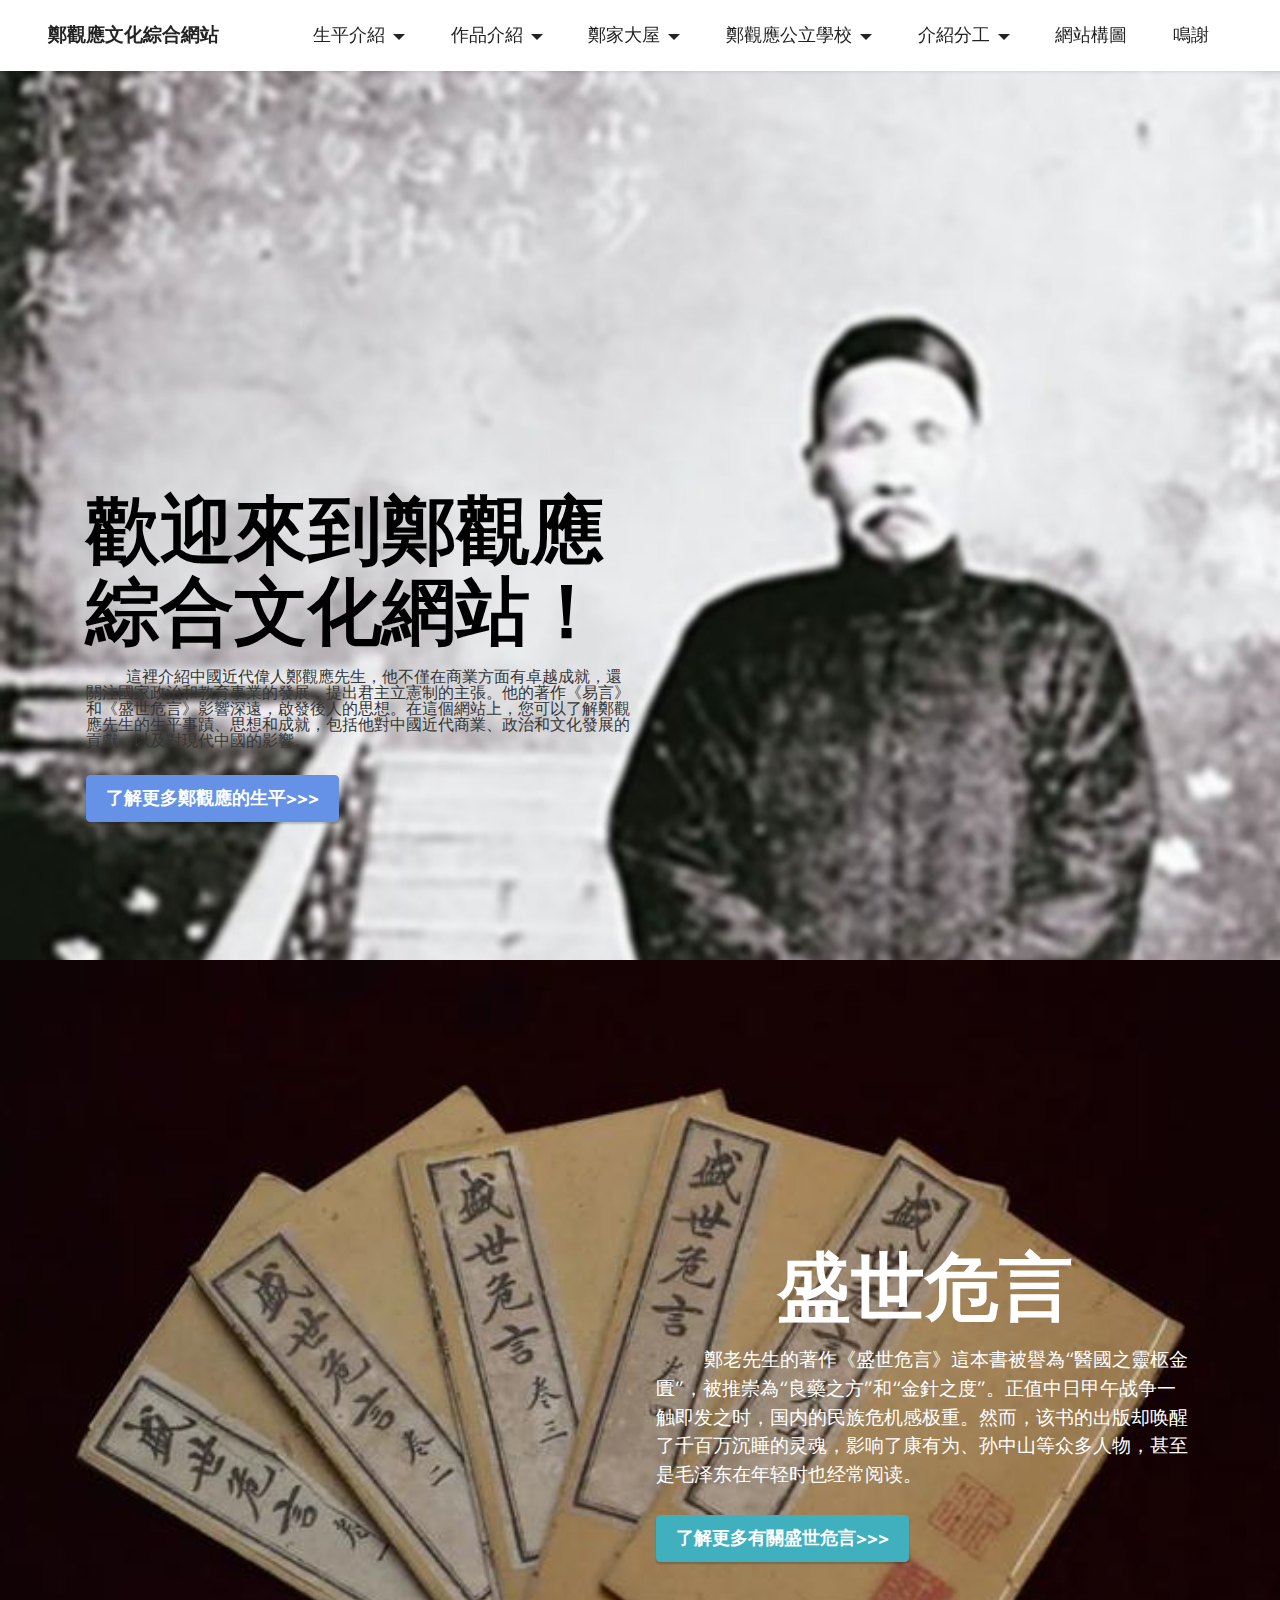
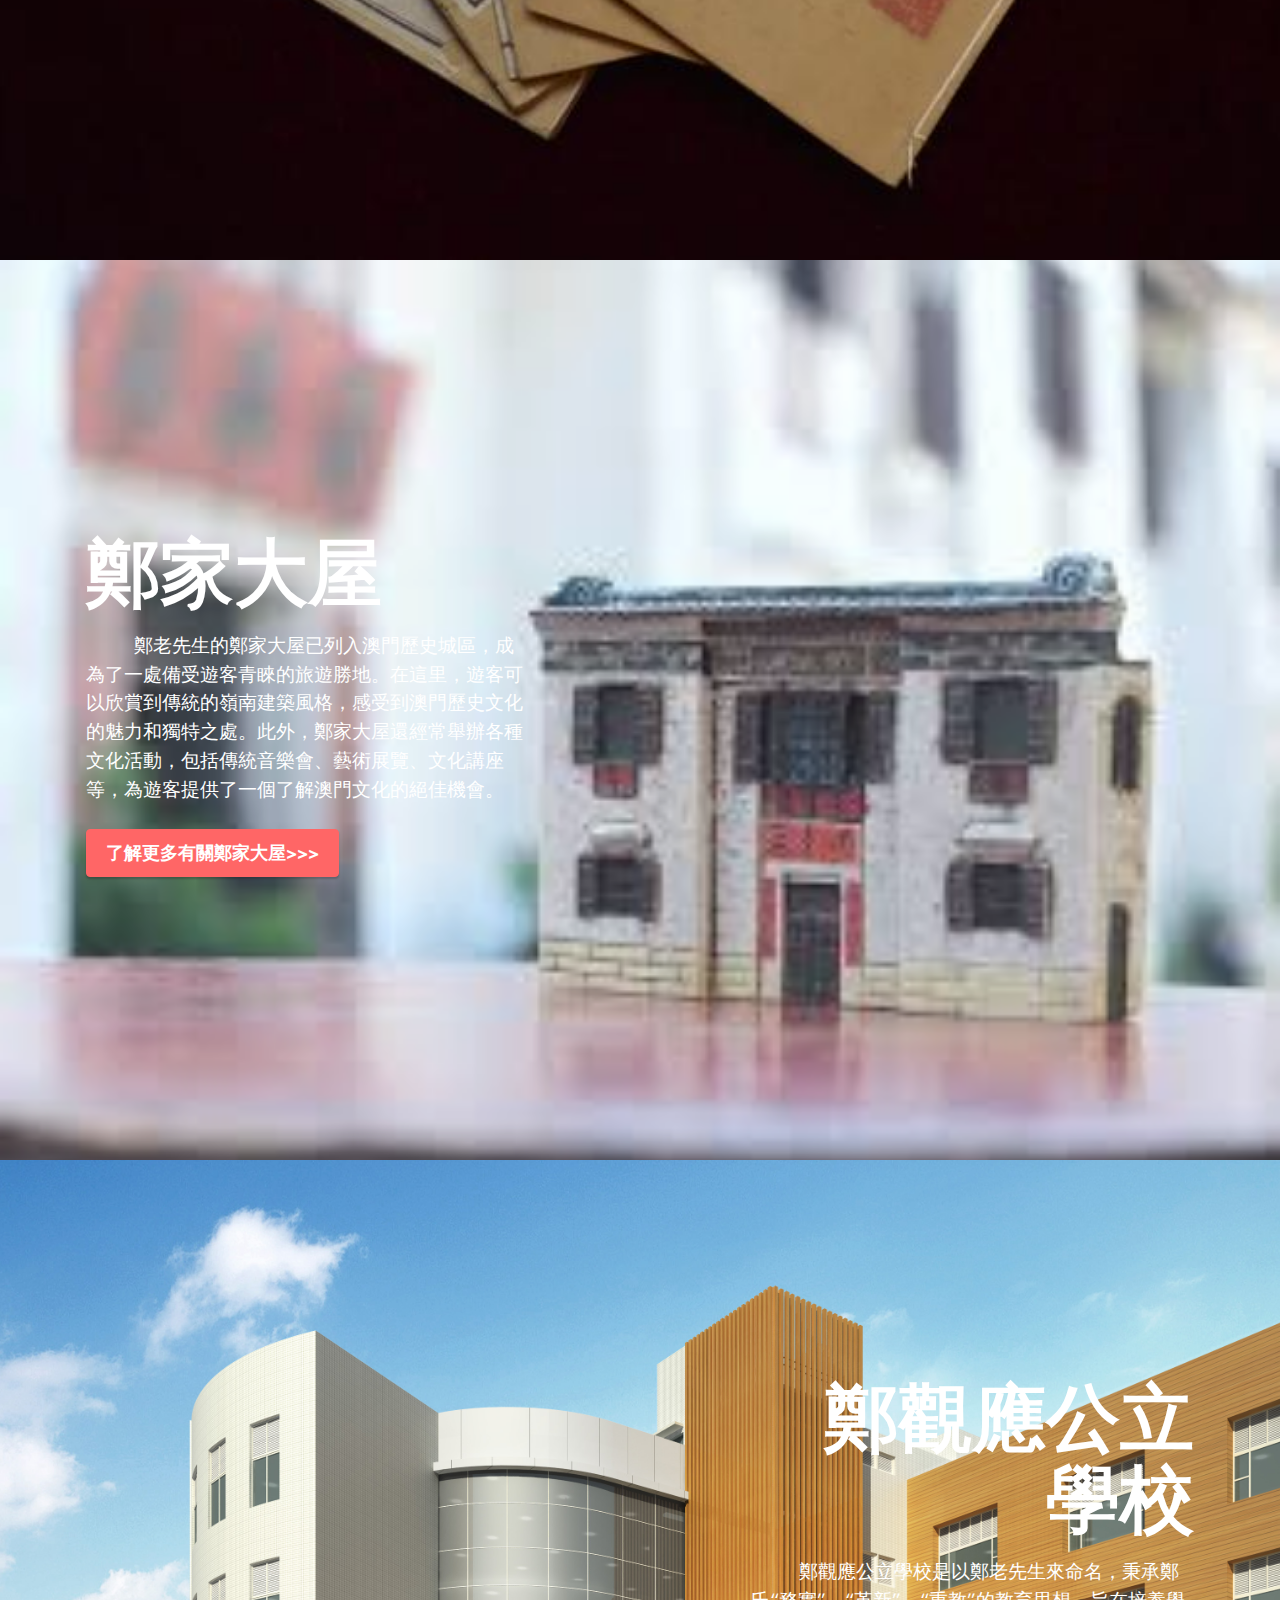
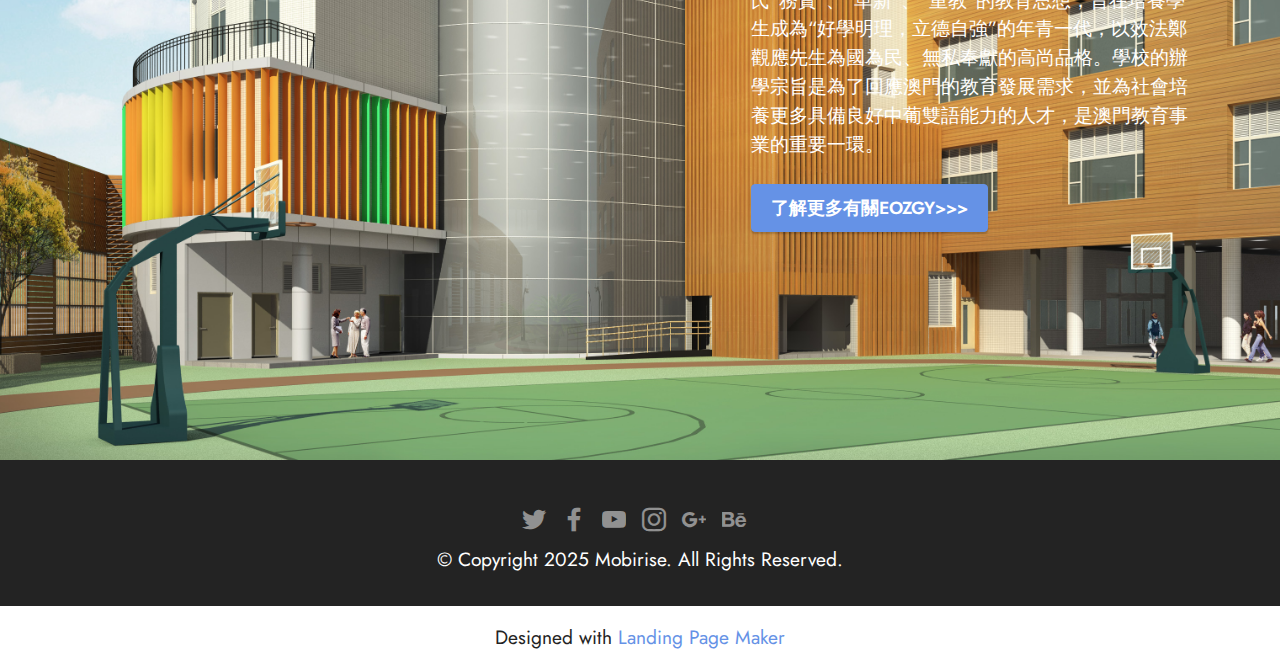
<file: index.html>
<!DOCTYPE html>
<html  >
<head>
  <!-- Site made with Mobirise Website Builder v5.8.4, https://mobirise.com -->
  <meta charset="UTF-8">
  <meta http-equiv="X-UA-Compatible" content="IE=edge">
  <meta name="generator" content="Mobirise v5.8.4, mobirise.com">
  <meta name="viewport" content="width=device-width, initial-scale=1, minimum-scale=1">
  <link rel="shortcut icon" href="assets/images/logo.png" type="image/x-icon">
  <meta name="description" content="">
  
  
  <title>首頁</title>
  <link rel="stylesheet" href="assets/bootstrap/css/bootstrap.min.css">
  <link rel="stylesheet" href="assets/bootstrap/css/bootstrap-grid.min.css">
  <link rel="stylesheet" href="assets/bootstrap/css/bootstrap-reboot.min.css">
  <link rel="stylesheet" href="assets/dropdown/css/style.css">
  <link rel="stylesheet" href="assets/socicon/css/styles.css">
  <link rel="stylesheet" href="assets/theme/css/style.css">
  <link rel="preload" href="https://fonts.googleapis.com/css?family=Jost:100,200,300,400,500,600,700,800,900,100i,200i,300i,400i,500i,600i,700i,800i,900i&display=swap" as="style" onload="this.onload=null;this.rel='stylesheet'">
  <noscript><link rel="stylesheet" href="https://fonts.googleapis.com/css?family=Jost:100,200,300,400,500,600,700,800,900,100i,200i,300i,400i,500i,600i,700i,800i,900i&display=swap"></noscript>
  <link rel="preload" as="style" href="assets/mobirise/css/mbr-additional.css"><link rel="stylesheet" href="assets/mobirise/css/mbr-additional.css" type="text/css">

  
  
  
</head>
<body>
  
  <section data-bs-version="5.1" class="menu menu1 cid-tFeDP65XeI" once="menu" id="menu1-0">
    

    <nav class="navbar navbar-dropdown navbar-fixed-top navbar-expand-lg">
        <div class="container-fluid">
            <div class="navbar-brand">
                
                <span class="navbar-caption-wrap"><a class="navbar-caption text-black display-7" href="index.html">鄭觀應文化綜合網站</a></span>
            </div>
            <button class="navbar-toggler" type="button" data-toggle="collapse" data-bs-toggle="collapse" data-target="#navbarSupportedContent" data-bs-target="#navbarSupportedContent" aria-controls="navbarNavAltMarkup" aria-expanded="false" aria-label="Toggle navigation">
                <div class="hamburger">
                    <span></span>
                    <span></span>
                    <span></span>
                    <span></span>
                </div>
            </button>
            <div class="collapse navbar-collapse" id="navbarSupportedContent">
                <ul class="navbar-nav nav-dropdown nav-right" data-app-modern-menu="true"><li class="nav-item dropdown"><a class="nav-link link dropdown-toggle text-black display-4" href="https://mobiri.se" data-toggle="dropdown-submenu" data-bs-toggle="dropdown" data-bs-auto-close="outside" aria-expanded="false">生平介紹</a><div class="dropdown-menu" aria-labelledby="dropdown-638"><div class="dropdown"><a class="dropdown-item dropdown-toggle text-black display-4" href="https://mobiri.se" data-toggle="dropdown-submenu" data-bs-toggle="dropdown" data-bs-auto-close="outside" aria-expanded="false">鄭觀應</a><div class="dropdown-menu dropdown-submenu" aria-labelledby="dropdown-447"><a class="dropdown-item text-black text-primary display-4" href="page8.html#content4-1f">青年</a><a class="dropdown-item text-black text-primary display-4" href="page8.html#image2-1h">中年</a><a class="dropdown-item text-black text-primary display-4" href="page8.html#image1-1g">老年</a></div></div></div></li>
                    <li class="nav-item dropdown"><a class="nav-link link dropdown-toggle text-black display-4" href="https://mobiri.se" data-toggle="dropdown-submenu" data-bs-toggle="dropdown" data-bs-auto-close="outside" aria-expanded="false">作品介紹</a><div class="dropdown-menu" aria-labelledby="dropdown-995"><div class="dropdown"><a class="dropdown-item dropdown-toggle text-black display-4" href="https://mobiri.se" data-toggle="dropdown-submenu" data-bs-toggle="dropdown" data-bs-auto-close="outside" aria-expanded="false">盛世危言</a><div class="dropdown-menu dropdown-submenu" aria-labelledby="dropdown-226"><a class="dropdown-item text-black display-4" href="page4.html">簡介</a><a class="dropdown-item text-black display-4" href="page6.html">内容</a><a class="dropdown-item text-black display-4" href="page6.html#content4-10">影響</a></div></div></div></li>
                    <li class="nav-item dropdown"><a class="nav-link link dropdown-toggle text-black display-4" href="https://mobiri.se" data-toggle="dropdown-submenu" data-bs-toggle="dropdown" data-bs-auto-close="outside" aria-expanded="false">鄭家大屋</a><div class="dropdown-menu" aria-labelledby="dropdown-818"><a class="dropdown-item text-black show text-primary display-4" href="page9.html" aria-expanded="false">歷史</a><a class="dropdown-item text-black text-primary display-4" href="page2.html">建築風格</a></div>
                    </li><li class="nav-item dropdown"><a class="nav-link link dropdown-toggle text-black display-4" href="https://mobiri.se" data-toggle="dropdown-submenu" data-bs-toggle="dropdown" data-bs-auto-close="outside" aria-expanded="false">鄭觀應公立學校</a><div class="dropdown-menu" aria-labelledby="dropdown-113"><a class="dropdown-item text-black text-primary display-4" href="page10.html" aria-expanded="false">成立和校區</a><a class="dropdown-item text-black show text-primary display-4" href="page11.html">校訓</a><a class="dropdown-item text-black show text-primary display-4" href="page12.html">三文四語</a></div></li><li class="nav-item dropdown"><a class="nav-link link dropdown-toggle text-black show display-4" href="https://mobiri.se" data-toggle="dropdown-submenu" data-bs-toggle="dropdown" data-bs-auto-close="outside" aria-expanded="false">介紹分工</a><div class="dropdown-menu show" aria-labelledby="dropdown-772" data-bs-popper="none"><a class="dropdown-item text-black display-4" href="page5.html#team2-p">我們及分工</a><a class="dropdown-item text-black display-4" href="page5.html#contacts1-r">聯繫我們</a></div></li><li class="nav-item"><a class="nav-link link text-black display-4" href="page1.html" aria-expanded="false">網站構圖</a></li><li class="nav-item"><a class="nav-link link show text-black display-4" href="page3.html" aria-expanded="false">鳴謝</a></li></ul>
                
                
            </div>
        </div>
    </nav>
</section>

<section data-bs-version="5.1" class="header4 cid-tFeSOi9pmA mbr-fullscreen" id="header4-c">

    
    
    <div class="container">
        <div class="row">
            <div class="content-wrap">
                <h1 class="mbr-section-title mbr-fonts-style mbr-white mb-3 display-1">
                    <strong>歡迎來到鄭觀應綜合文化網站！</strong>
                </h1>
                
                <p class="mbr-fonts-style mbr-text mbr-white mb-3 display-7"></p><p>&nbsp;&nbsp;&nbsp;&nbsp;&nbsp;&nbsp;&nbsp;&nbsp;這裡介紹中國近代偉人鄭觀應先生，他不僅在商業方面有卓越成就，還關注國家政治和教育事業的發展，提出君主立憲制的主張。他的著作《易言》和《盛世危言》影響深遠，啟發後人的思想。在這個網站上，您可以了解鄭觀應先生的生平事蹟、思想和成就，包括他對中國近代商業、政治和文化發展的貢獻，以及對現代中國的影響。
                </p><p></p>

                <div class="mbr-section-btn"><a class="btn btn-primary display-4" href="page7.html">了解更多鄭觀應的生平&gt;&gt;&gt;</a></div>
            </div>
        </div>
    </div>
</section>

<section data-bs-version="5.1" class="header3 cid-tGcpb6frRS mbr-fullscreen" id="header3-2k">

    

    
    <div class="mbr-overlay" style="opacity: 0; background-color: rgb(255, 255, 255);"></div>

    <div class="align-center container">
        <div class="row justify-content-end">
            <div class="col-12 col-lg-6">
                <h1 class="mbr-section-title mbr-fonts-style mb-3 display-1"><strong>盛世危言</strong></h1>
                
                <p class="mbr-text mbr-fonts-style display-7">&nbsp; &nbsp; &nbsp; &nbsp; 鄭老先生的著作《盛世危言》這本書被譽為“醫國之靈柩金匱”，被推崇為“良藥之方”和“金針之度”。正值中日甲午战争一触即发之时，国内的民族危机感极重。然而，该书的出版却唤醒了千百万沉睡的灵魂，影响了康有为、孙中山等众多人物，甚至是毛泽东在年轻时也经常阅读。</p>
                <div class="mbr-section-btn mt-3"><a class="btn btn-success display-4" href="page4.html">了解更多有關盛世危言&gt;&gt;&gt;</a></div>
            </div>
        </div>
    </div>
</section>

<section data-bs-version="5.1" class="header1 cid-tGcqVDBLp5 mbr-fullscreen" id="header1-2l">

    

    
    <div class="mbr-overlay" style="opacity: 0.1; background-color: rgb(250, 250, 250);"></div>

    <div class="container">
        <div class="row">
            <div class="col-12 col-lg-5">
                <h1 class="mbr-section-title mbr-fonts-style mb-3 display-1"><strong>鄭家大屋</strong></h1>
                
                <p class="mbr-text mbr-fonts-style display-7">&nbsp; &nbsp; &nbsp; &nbsp; 鄭老先生的鄭家大屋已列入澳門歷史城區，成為了一處備受遊客青睞的旅遊勝地。在這里，遊客可以欣賞到傳統的嶺南建築風格，感受到澳門歷史文化的魅力和獨特之處。此外，鄭家大屋還經常舉辦各種文化活動，包括傳統音樂會、藝術展覽、文化講座等，為遊客提供了一個了解澳門文化的絕佳機會。</p>
                <div class="mbr-section-btn mt-3"><a class="btn btn-secondary display-4" href="page9.html">了解更多有關鄭家大屋&gt;&gt;&gt;</a></div>
            </div>
        </div>
    </div>
</section>

<section data-bs-version="5.1" class="header7 cid-tGcv4I35Ko mbr-fullscreen" id="header7-2m">

    

    
    

    <div class="text-right container">
        <div class="row justify-content-end">
            <div class="col-12 col-lg-5">
                <h1 class="mbr-section-title mbr-fonts-style mb-3 display-1"><strong>鄭觀應公立</strong><strong><br></strong><strong>學校</strong></h1>
                
                <p class="mbr-text mbr-fonts-style display-7">&nbsp; &nbsp; &nbsp; &nbsp; 鄭觀應公立學校是以鄭老先生來命名，秉承鄭氏“務實”、“革新”、“重教”的教育思想，旨在培養學生成為“好學明理，立德自強”的年青一代，以效法鄭觀應先生為國為民、無私奉獻的高尚品格。學校的辦學宗旨是為了回應澳門的教育發展需求，並為社會培養更多具備良好中葡雙語能力的人才，是澳門教育事業的重要一環。</p>
                <div class="mbr-section-btn mt-3"><a class="btn btn-primary display-4" href="page10.html">了解更多有關EOZGY&gt;&gt;&gt;</a></div>
            </div>
        </div>
    </div>
</section>

<section data-bs-version="5.1" class="footer3 cid-tFeGIdfQRA" once="footers" id="footer3-2">

    

    

    <div class="container">
        <div class="media-container-row align-center mbr-white">
            <div class="row row-links">
                <ul class="foot-menu">
                    
                    
                    
                    
                    
                <li class="foot-menu-item mbr-fonts-style display-7"></li><li class="foot-menu-item mbr-fonts-style display-7"></li><li class="foot-menu-item mbr-fonts-style display-7"></li><li class="foot-menu-item mbr-fonts-style display-7"></li><li class="foot-menu-item mbr-fonts-style display-7"></li></ul>
            </div>
            <div class="row social-row">
                <div class="social-list align-right pb-2">
                    
                    
                    
                    
                    
                    
                <div class="soc-item">
                        <a href="https://twitter.com/mobirise" target="_blank">
                            <span class="socicon-twitter socicon mbr-iconfont mbr-iconfont-social"></span>
                        </a>
                    </div><div class="soc-item">
                        <a href="https://www.facebook.com/pages/Mobirise/1616226671953247" target="_blank">
                            <span class="socicon-facebook socicon mbr-iconfont mbr-iconfont-social"></span>
                        </a>
                    </div><div class="soc-item">
                        <a href="https://www.youtube.com/c/mobirise" target="_blank">
                            <span class="socicon-youtube socicon mbr-iconfont mbr-iconfont-social"></span>
                        </a>
                    </div><div class="soc-item">
                        <a href="https://instagram.com/mobirise" target="_blank">
                            <span class="socicon-instagram socicon mbr-iconfont mbr-iconfont-social"></span>
                        </a>
                    </div><div class="soc-item">
                        <a href="https://plus.google.com/u/0/+Mobirise" target="_blank">
                            <span class="socicon-googleplus socicon mbr-iconfont mbr-iconfont-social"></span>
                        </a>
                    </div><div class="soc-item">
                        <a href="https://www.behance.net/Mobirise" target="_blank">
                            <span class="socicon-behance socicon mbr-iconfont mbr-iconfont-social"></span>
                        </a>
                    </div></div>
            </div>
            <div class="row row-copirayt">
                <p class="mbr-text mb-0 mbr-fonts-style mbr-white align-center display-7">
                    © Copyright 2025 Mobirise. All Rights Reserved.
                </p>
            </div>
        </div>
    </div>
</section><section class="display-7" style="padding: 0;align-items: center;justify-content: center;flex-wrap: wrap;    align-content: center;display: flex;position: relative;height: 4rem;"><a href="https://mobiri.se/2888951" style="flex: 1 1;height: 4rem;position: absolute;width: 100%;z-index: 1;"><img alt="" style="height: 4rem;" src="[data-uri]"></a><p style="margin: 0;text-align: center;" class="display-7">Designed with &#8204;</p><a style="z-index:1" href="https://mobirise.com/builder/landing-page-builder.html">Landing Page Maker</a></section><script src="assets/bootstrap/js/bootstrap.bundle.min.js"></script>  <script src="assets/smoothscroll/smooth-scroll.js"></script>  <script src="assets/ytplayer/index.js"></script>  <script src="assets/dropdown/js/navbar-dropdown.js"></script>  <script src="assets/theme/js/script.js"></script>  
  
  
</body>
</html>
</file>
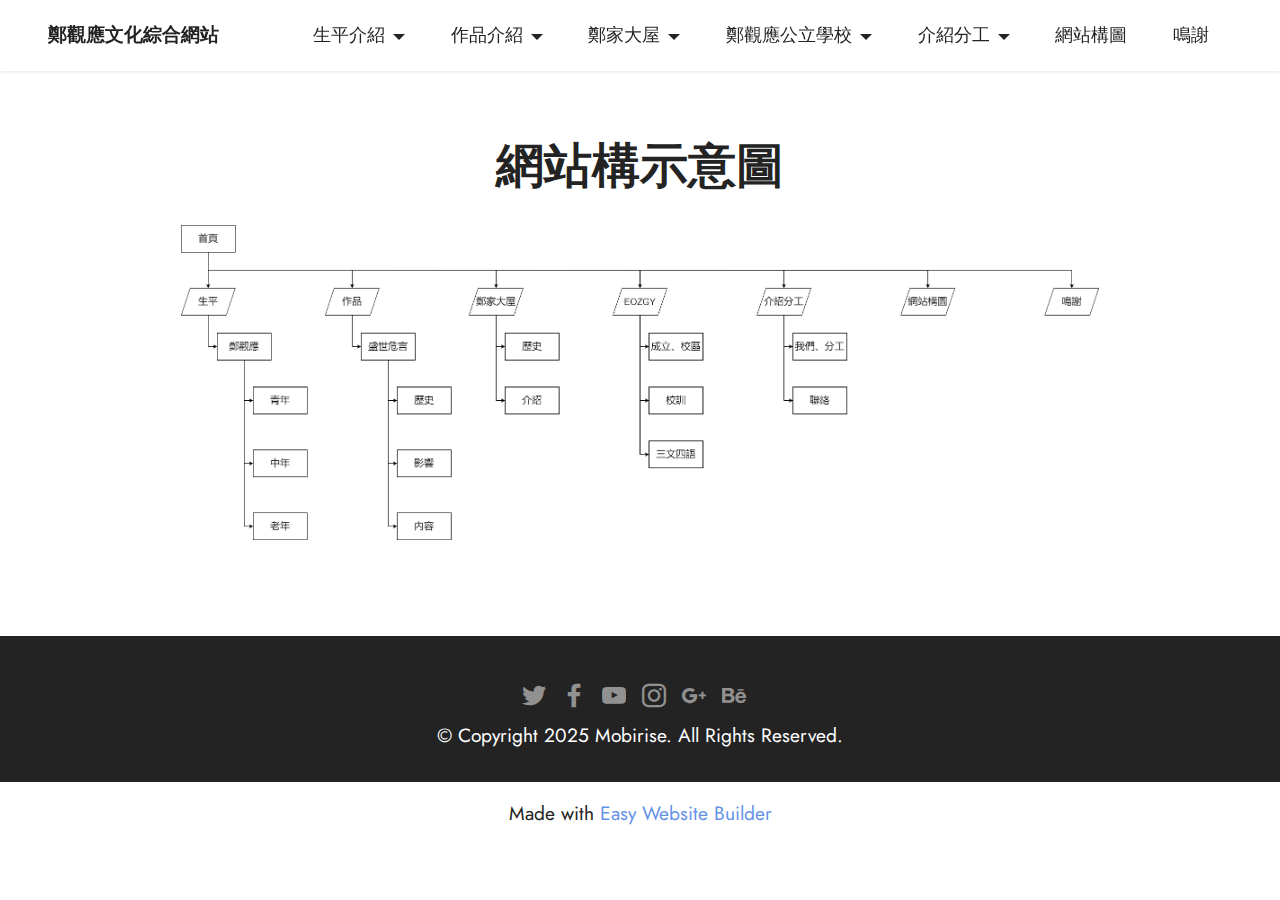
<file: page1.html>
<!DOCTYPE html>
<html  >
<head>
  <!-- Site made with Mobirise Website Builder v5.8.4, https://mobirise.com -->
  <meta charset="UTF-8">
  <meta http-equiv="X-UA-Compatible" content="IE=edge">
  <meta name="generator" content="Mobirise v5.8.4, mobirise.com">
  <meta name="viewport" content="width=device-width, initial-scale=1, minimum-scale=1">
  <link rel="shortcut icon" href="assets/images/logo.png" type="image/x-icon">
  <meta name="description" content="">
  
  
  <title>網站構圖</title>
  <link rel="stylesheet" href="assets/bootstrap/css/bootstrap.min.css">
  <link rel="stylesheet" href="assets/bootstrap/css/bootstrap-grid.min.css">
  <link rel="stylesheet" href="assets/bootstrap/css/bootstrap-reboot.min.css">
  <link rel="stylesheet" href="assets/dropdown/css/style.css">
  <link rel="stylesheet" href="assets/socicon/css/styles.css">
  <link rel="stylesheet" href="assets/theme/css/style.css">
  <link rel="preload" href="https://fonts.googleapis.com/css?family=Jost:100,200,300,400,500,600,700,800,900,100i,200i,300i,400i,500i,600i,700i,800i,900i&display=swap" as="style" onload="this.onload=null;this.rel='stylesheet'">
  <noscript><link rel="stylesheet" href="https://fonts.googleapis.com/css?family=Jost:100,200,300,400,500,600,700,800,900,100i,200i,300i,400i,500i,600i,700i,800i,900i&display=swap"></noscript>
  <link rel="preload" as="style" href="assets/mobirise/css/mbr-additional.css"><link rel="stylesheet" href="assets/mobirise/css/mbr-additional.css" type="text/css">

  
  
  
</head>
<body>
  
  <section data-bs-version="5.1" class="menu menu1 cid-tFeDP65XeI" once="menu" id="menu1-3">
    

    <nav class="navbar navbar-dropdown navbar-fixed-top navbar-expand-lg">
        <div class="container-fluid">
            <div class="navbar-brand">
                
                <span class="navbar-caption-wrap"><a class="navbar-caption text-black display-7" href="index.html">鄭觀應文化綜合網站</a></span>
            </div>
            <button class="navbar-toggler" type="button" data-toggle="collapse" data-bs-toggle="collapse" data-target="#navbarSupportedContent" data-bs-target="#navbarSupportedContent" aria-controls="navbarNavAltMarkup" aria-expanded="false" aria-label="Toggle navigation">
                <div class="hamburger">
                    <span></span>
                    <span></span>
                    <span></span>
                    <span></span>
                </div>
            </button>
            <div class="collapse navbar-collapse" id="navbarSupportedContent">
                <ul class="navbar-nav nav-dropdown nav-right" data-app-modern-menu="true"><li class="nav-item dropdown"><a class="nav-link link dropdown-toggle text-black display-4" href="https://mobiri.se" data-toggle="dropdown-submenu" data-bs-toggle="dropdown" data-bs-auto-close="outside" aria-expanded="false">生平介紹</a><div class="dropdown-menu" aria-labelledby="dropdown-638"><div class="dropdown"><a class="dropdown-item dropdown-toggle text-black display-4" href="https://mobiri.se" data-toggle="dropdown-submenu" data-bs-toggle="dropdown" data-bs-auto-close="outside" aria-expanded="false">鄭觀應</a><div class="dropdown-menu dropdown-submenu" aria-labelledby="dropdown-447"><a class="dropdown-item text-black text-primary display-4" href="page8.html#content4-1f">青年</a><a class="dropdown-item text-black text-primary display-4" href="page8.html#image2-1h">中年</a><a class="dropdown-item text-black text-primary display-4" href="page8.html#image1-1g">老年</a></div></div></div></li>
                    <li class="nav-item dropdown"><a class="nav-link link dropdown-toggle text-black display-4" href="https://mobiri.se" data-toggle="dropdown-submenu" data-bs-toggle="dropdown" data-bs-auto-close="outside" aria-expanded="false">作品介紹</a><div class="dropdown-menu" aria-labelledby="dropdown-995"><div class="dropdown"><a class="dropdown-item dropdown-toggle text-black display-4" href="https://mobiri.se" data-toggle="dropdown-submenu" data-bs-toggle="dropdown" data-bs-auto-close="outside" aria-expanded="false">盛世危言</a><div class="dropdown-menu dropdown-submenu" aria-labelledby="dropdown-226"><a class="dropdown-item text-black display-4" href="page4.html">簡介</a><a class="dropdown-item text-black display-4" href="page6.html">内容</a><a class="dropdown-item text-black display-4" href="page6.html#content4-10">影響</a></div></div></div></li>
                    <li class="nav-item dropdown"><a class="nav-link link dropdown-toggle text-black display-4" href="https://mobiri.se" data-toggle="dropdown-submenu" data-bs-toggle="dropdown" data-bs-auto-close="outside" aria-expanded="false">鄭家大屋</a><div class="dropdown-menu" aria-labelledby="dropdown-818"><a class="dropdown-item text-black show text-primary display-4" href="page9.html" aria-expanded="false">歷史</a><a class="dropdown-item text-black text-primary display-4" href="page2.html">建築風格</a></div>
                    </li><li class="nav-item dropdown"><a class="nav-link link dropdown-toggle text-black display-4" href="https://mobiri.se" data-toggle="dropdown-submenu" data-bs-toggle="dropdown" data-bs-auto-close="outside" aria-expanded="false">鄭觀應公立學校</a><div class="dropdown-menu" aria-labelledby="dropdown-113"><a class="dropdown-item text-black text-primary display-4" href="page10.html" aria-expanded="false">成立和校區</a><a class="dropdown-item text-black show text-primary display-4" href="page11.html">校訓</a><a class="dropdown-item text-black show text-primary display-4" href="page12.html">三文四語</a></div></li><li class="nav-item dropdown"><a class="nav-link link dropdown-toggle text-black show display-4" href="https://mobiri.se" data-toggle="dropdown-submenu" data-bs-toggle="dropdown" data-bs-auto-close="outside" aria-expanded="false">介紹分工</a><div class="dropdown-menu show" aria-labelledby="dropdown-772" data-bs-popper="none"><a class="dropdown-item text-black display-4" href="page5.html#team2-p">我們及分工</a><a class="dropdown-item text-black display-4" href="page5.html#contacts1-r">聯繫我們</a></div></li><li class="nav-item"><a class="nav-link link text-black display-4" href="page1.html" aria-expanded="false">網站構圖</a></li><li class="nav-item"><a class="nav-link link show text-black display-4" href="page3.html" aria-expanded="false">鳴謝</a></li></ul>
                
                
            </div>
        </div>
    </nav>
</section>

<section data-bs-version="5.1" class="content4 cid-tFeNwA4kEN" id="content4-7">
    

    
    
    <div class="container">
        <div class="row justify-content-center">
            <div class="title col-md-12 col-lg-10">
                <h3 class="mbr-section-title mbr-fonts-style align-center mb-4 display-2">
                    <strong>網站構示意圖</strong>
                </h3>
                
                
            </div>
        </div>
    </div>
</section>

<section data-bs-version="5.1" class="image3 cid-tFeNai7lpA" id="image3-6">
    

    
    

    <div class="container">
        <div class="row justify-content-center">
            <div class="col-12 col-lg-10">
                <div class="image-wrapper">
                    <img src="assets/images/1.png" alt="Mobirise Website Builder">
                    
                </div>
            </div>
        </div>
    </div>
</section>

<section data-bs-version="5.1" class="footer3 cid-tFeGIdfQRA" once="footers" id="footer3-4">

    

    

    <div class="container">
        <div class="media-container-row align-center mbr-white">
            <div class="row row-links">
                <ul class="foot-menu">
                    
                    
                    
                    
                    
                <li class="foot-menu-item mbr-fonts-style display-7"></li><li class="foot-menu-item mbr-fonts-style display-7"></li><li class="foot-menu-item mbr-fonts-style display-7"></li><li class="foot-menu-item mbr-fonts-style display-7"></li><li class="foot-menu-item mbr-fonts-style display-7"></li></ul>
            </div>
            <div class="row social-row">
                <div class="social-list align-right pb-2">
                    
                    
                    
                    
                    
                    
                <div class="soc-item">
                        <a href="https://twitter.com/mobirise" target="_blank">
                            <span class="socicon-twitter socicon mbr-iconfont mbr-iconfont-social"></span>
                        </a>
                    </div><div class="soc-item">
                        <a href="https://www.facebook.com/pages/Mobirise/1616226671953247" target="_blank">
                            <span class="socicon-facebook socicon mbr-iconfont mbr-iconfont-social"></span>
                        </a>
                    </div><div class="soc-item">
                        <a href="https://www.youtube.com/c/mobirise" target="_blank">
                            <span class="socicon-youtube socicon mbr-iconfont mbr-iconfont-social"></span>
                        </a>
                    </div><div class="soc-item">
                        <a href="https://instagram.com/mobirise" target="_blank">
                            <span class="socicon-instagram socicon mbr-iconfont mbr-iconfont-social"></span>
                        </a>
                    </div><div class="soc-item">
                        <a href="https://plus.google.com/u/0/+Mobirise" target="_blank">
                            <span class="socicon-googleplus socicon mbr-iconfont mbr-iconfont-social"></span>
                        </a>
                    </div><div class="soc-item">
                        <a href="https://www.behance.net/Mobirise" target="_blank">
                            <span class="socicon-behance socicon mbr-iconfont mbr-iconfont-social"></span>
                        </a>
                    </div></div>
            </div>
            <div class="row row-copirayt">
                <p class="mbr-text mb-0 mbr-fonts-style mbr-white align-center display-7">
                    © Copyright 2025 Mobirise. All Rights Reserved.
                </p>
            </div>
        </div>
    </div>
</section><section class="display-7" style="padding: 0;align-items: center;justify-content: center;flex-wrap: wrap;    align-content: center;display: flex;position: relative;height: 4rem;"><a href="https://mobiri.se/2888951" style="flex: 1 1;height: 4rem;position: absolute;width: 100%;z-index: 1;"><img alt="" style="height: 4rem;" src="[data-uri]"></a><p style="margin: 0;text-align: center;" class="display-7">Made with &#8204;</p><a style="z-index:1" href="https://mobirise.com/builder/easiest-website-builder.html">Easy Website Builder</a></section><script src="assets/bootstrap/js/bootstrap.bundle.min.js"></script>  <script src="assets/smoothscroll/smooth-scroll.js"></script>  <script src="assets/ytplayer/index.js"></script>  <script src="assets/dropdown/js/navbar-dropdown.js"></script>  <script src="assets/theme/js/script.js"></script>  
  
  
</body>
</html>
</file>
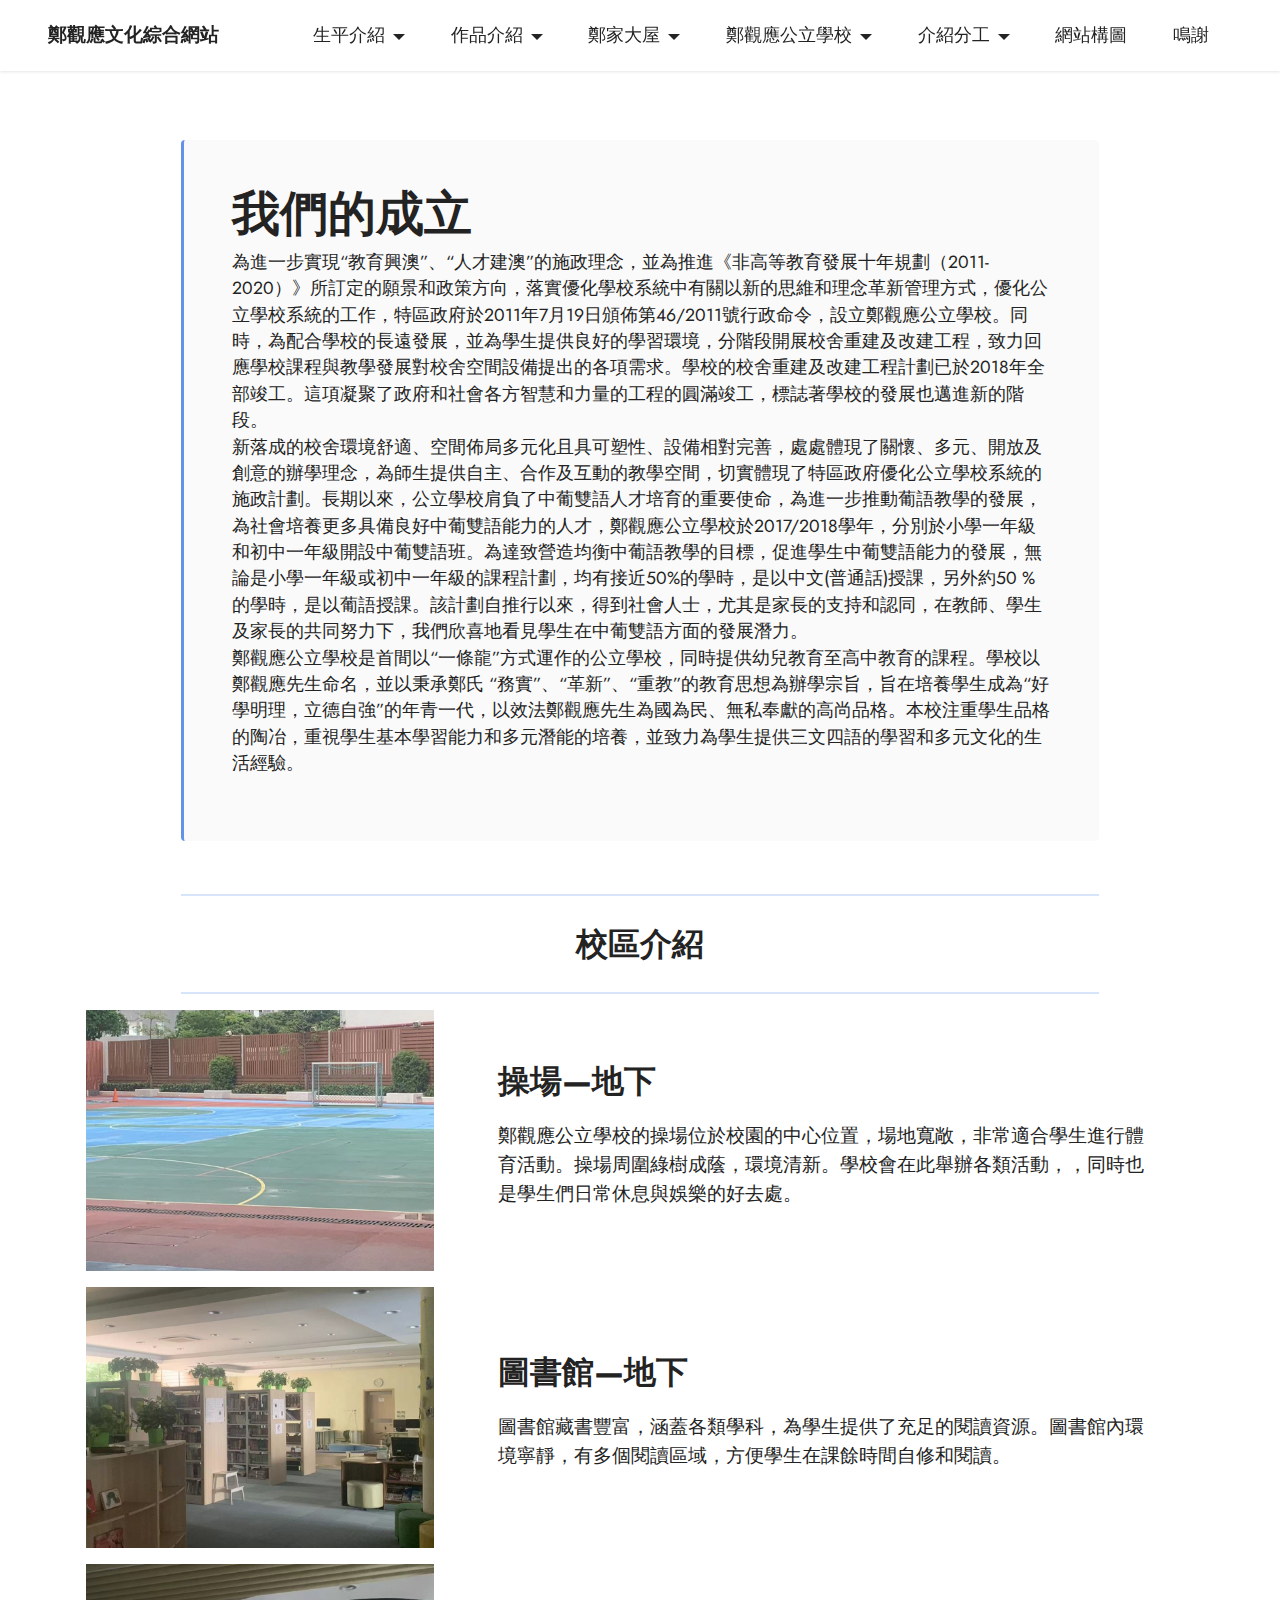
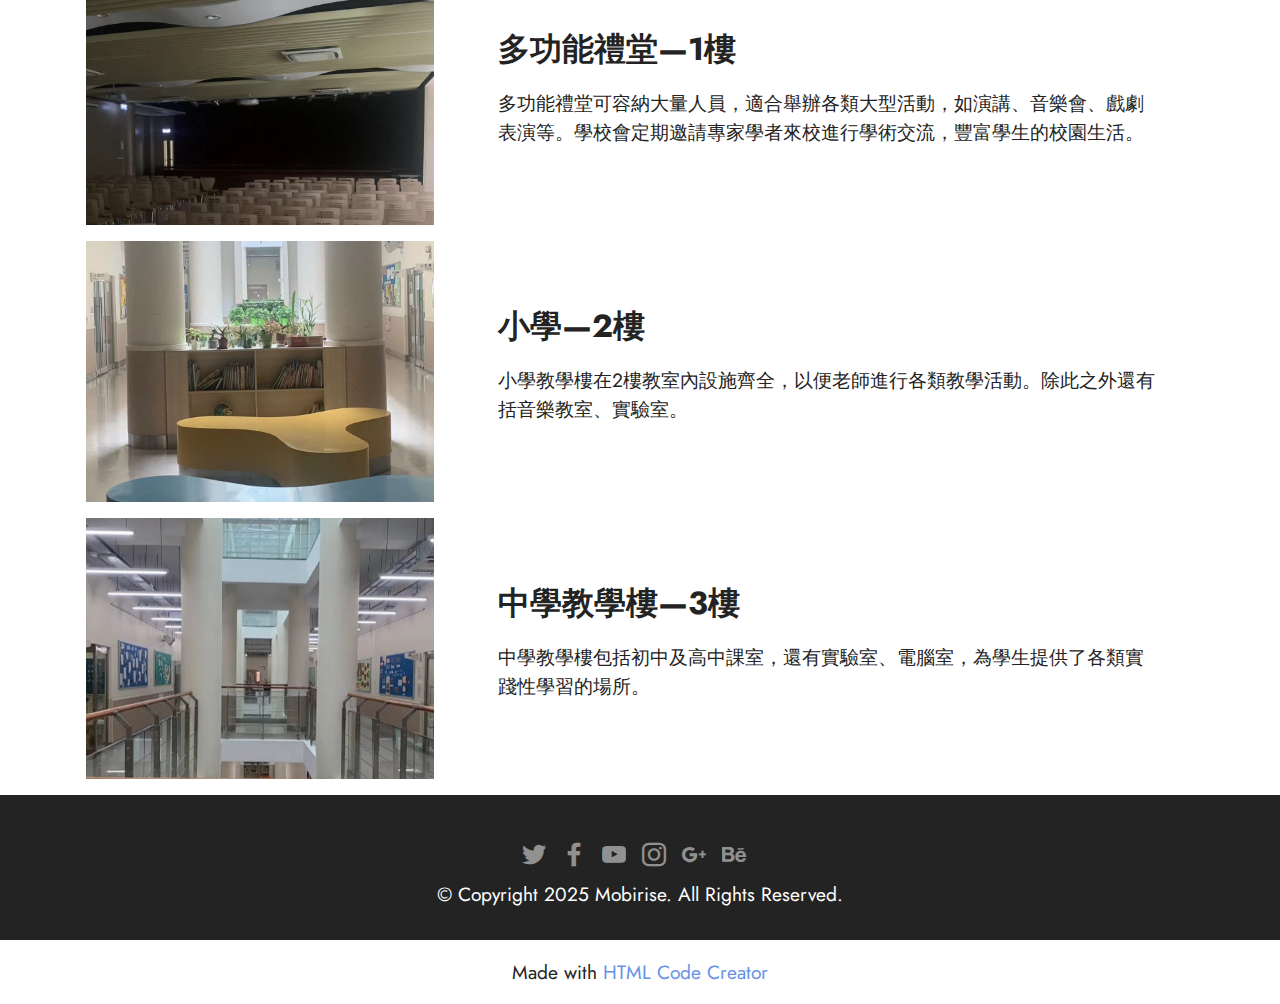
<file: page10.html>
<!DOCTYPE html>
<html  >
<head>
  <!-- Site made with Mobirise Website Builder v5.8.4, https://mobirise.com -->
  <meta charset="UTF-8">
  <meta http-equiv="X-UA-Compatible" content="IE=edge">
  <meta name="generator" content="Mobirise v5.8.4, mobirise.com">
  <meta name="viewport" content="width=device-width, initial-scale=1, minimum-scale=1">
  <link rel="shortcut icon" href="assets/images/logo.png" type="image/x-icon">
  <meta name="description" content="">
  
  
  <title>成立和校區</title>
  <link rel="stylesheet" href="assets/bootstrap/css/bootstrap.min.css">
  <link rel="stylesheet" href="assets/bootstrap/css/bootstrap-grid.min.css">
  <link rel="stylesheet" href="assets/bootstrap/css/bootstrap-reboot.min.css">
  <link rel="stylesheet" href="assets/dropdown/css/style.css">
  <link rel="stylesheet" href="assets/socicon/css/styles.css">
  <link rel="stylesheet" href="assets/theme/css/style.css">
  <link rel="preload" href="https://fonts.googleapis.com/css?family=Jost:100,200,300,400,500,600,700,800,900,100i,200i,300i,400i,500i,600i,700i,800i,900i&display=swap" as="style" onload="this.onload=null;this.rel='stylesheet'">
  <noscript><link rel="stylesheet" href="https://fonts.googleapis.com/css?family=Jost:100,200,300,400,500,600,700,800,900,100i,200i,300i,400i,500i,600i,700i,800i,900i&display=swap"></noscript>
  <link rel="preload" as="style" href="assets/mobirise/css/mbr-additional.css"><link rel="stylesheet" href="assets/mobirise/css/mbr-additional.css" type="text/css">

  
  
  
</head>
<body>
  
  <section data-bs-version="5.1" class="menu menu1 cid-tFeDP65XeI" once="menu" id="menu1-1x">
    

    <nav class="navbar navbar-dropdown navbar-fixed-top navbar-expand-lg">
        <div class="container-fluid">
            <div class="navbar-brand">
                
                <span class="navbar-caption-wrap"><a class="navbar-caption text-black display-7" href="index.html">鄭觀應文化綜合網站</a></span>
            </div>
            <button class="navbar-toggler" type="button" data-toggle="collapse" data-bs-toggle="collapse" data-target="#navbarSupportedContent" data-bs-target="#navbarSupportedContent" aria-controls="navbarNavAltMarkup" aria-expanded="false" aria-label="Toggle navigation">
                <div class="hamburger">
                    <span></span>
                    <span></span>
                    <span></span>
                    <span></span>
                </div>
            </button>
            <div class="collapse navbar-collapse" id="navbarSupportedContent">
                <ul class="navbar-nav nav-dropdown nav-right" data-app-modern-menu="true"><li class="nav-item dropdown"><a class="nav-link link dropdown-toggle text-black display-4" href="https://mobiri.se" data-toggle="dropdown-submenu" data-bs-toggle="dropdown" data-bs-auto-close="outside" aria-expanded="false">生平介紹</a><div class="dropdown-menu" aria-labelledby="dropdown-638"><div class="dropdown"><a class="dropdown-item dropdown-toggle text-black display-4" href="https://mobiri.se" data-toggle="dropdown-submenu" data-bs-toggle="dropdown" data-bs-auto-close="outside" aria-expanded="false">鄭觀應</a><div class="dropdown-menu dropdown-submenu" aria-labelledby="dropdown-447"><a class="dropdown-item text-black text-primary display-4" href="page8.html#content4-1f">青年</a><a class="dropdown-item text-black text-primary display-4" href="page8.html#image2-1h">中年</a><a class="dropdown-item text-black text-primary display-4" href="page8.html#image1-1g">老年</a></div></div></div></li>
                    <li class="nav-item dropdown"><a class="nav-link link dropdown-toggle text-black display-4" href="https://mobiri.se" data-toggle="dropdown-submenu" data-bs-toggle="dropdown" data-bs-auto-close="outside" aria-expanded="false">作品介紹</a><div class="dropdown-menu" aria-labelledby="dropdown-995"><div class="dropdown"><a class="dropdown-item dropdown-toggle text-black display-4" href="https://mobiri.se" data-toggle="dropdown-submenu" data-bs-toggle="dropdown" data-bs-auto-close="outside" aria-expanded="false">盛世危言</a><div class="dropdown-menu dropdown-submenu" aria-labelledby="dropdown-226"><a class="dropdown-item text-black display-4" href="page4.html">簡介</a><a class="dropdown-item text-black display-4" href="page6.html">内容</a><a class="dropdown-item text-black display-4" href="page6.html#content4-10">影響</a></div></div></div></li>
                    <li class="nav-item dropdown"><a class="nav-link link dropdown-toggle text-black display-4" href="https://mobiri.se" data-toggle="dropdown-submenu" data-bs-toggle="dropdown" data-bs-auto-close="outside" aria-expanded="false">鄭家大屋</a><div class="dropdown-menu" aria-labelledby="dropdown-818"><a class="dropdown-item text-black show text-primary display-4" href="page9.html" aria-expanded="false">歷史</a><a class="dropdown-item text-black text-primary display-4" href="page2.html">建築風格</a></div>
                    </li><li class="nav-item dropdown"><a class="nav-link link dropdown-toggle text-black display-4" href="https://mobiri.se" data-toggle="dropdown-submenu" data-bs-toggle="dropdown" data-bs-auto-close="outside" aria-expanded="false">鄭觀應公立學校</a><div class="dropdown-menu" aria-labelledby="dropdown-113"><a class="dropdown-item text-black text-primary display-4" href="page10.html" aria-expanded="false">成立和校區</a><a class="dropdown-item text-black show text-primary display-4" href="page11.html">校訓</a><a class="dropdown-item text-black show text-primary display-4" href="page12.html">三文四語</a></div></li><li class="nav-item dropdown"><a class="nav-link link dropdown-toggle text-black show display-4" href="https://mobiri.se" data-toggle="dropdown-submenu" data-bs-toggle="dropdown" data-bs-auto-close="outside" aria-expanded="false">介紹分工</a><div class="dropdown-menu show" aria-labelledby="dropdown-772" data-bs-popper="none"><a class="dropdown-item text-black display-4" href="page5.html#team2-p">我們及分工</a><a class="dropdown-item text-black display-4" href="page5.html#contacts1-r">聯繫我們</a></div></li><li class="nav-item"><a class="nav-link link text-black display-4" href="page1.html" aria-expanded="false">網站構圖</a></li><li class="nav-item"><a class="nav-link link show text-black display-4" href="page3.html" aria-expanded="false">鳴謝</a></li></ul>
                
                
            </div>
        </div>
    </nav>
</section>

<section data-bs-version="5.1" class="content7 cid-tGca5Njebw" id="content7-1z">
    
    <div class="container">
        <div class="row justify-content-center">
            <div class="col-12 col-md-10">
                <blockquote>
                <h5 class="mbr-section-title mbr-fonts-style mb-2 display-2"><strong>我們的成立</strong></h5>
                <p class="mbr-text mbr-fonts-style display-4">為進一步實現“教育興澳”、“人才建澳”的施政理念，並為推進《非高等教育發展十年規劃（2011-2020）》所訂定的願景和政策方向，落實優化學校系統中有關以新的思維和理念革新管理方式，優化公立學校系統的工作，特區政府於2011年7月19日頒佈第46/2011號行政命令，設立鄭觀應公立學校。同時，為配合學校的長遠發展，並為學生提供良好的學習環境，分階段開展校舍重建及改建工程，致力回應學校課程與教學發展對校舍空間設備提出的各項需求。學校的校舍重建及改建工程計劃已於2018年全部竣工。這項凝聚了政府和社會各方智慧和力量的工程的圓滿竣工，標誌著學校的發展也邁進新的階段。
<br>新落成的校舍環境舒適、空間佈局多元化且具可塑性、設備相對完善，處處體現了關懷、多元、開放及創意的辦學理念，為師生提供自主、合作及互動的教學空間，切實體現了特區政府優化公立學校系統的施政計劃。長期以來，公立學校肩負了中葡雙語人才培育的重要使命，為進一步推動葡語教學的發展，為社會培養更多具備良好中葡雙語能力的人才，鄭觀應公立學校於2017/2018學年，分別於小學一年級和初中一年級開設中葡雙語班。為達致營造均衡中葡語教學的目標，促進學生中葡雙語能力的發展，無論是小學一年級或初中一年級的課程計劃，均有接近50%的學時，是以中文(普通話)授課，另外約50 %的學時，是以葡語授課。該計劃自推行以來，得到社會人士，尤其是家長的支持和認同，在教師、學生及家長的共同努力下，我們欣喜地看見學生在中葡雙語方面的發展潛力。
<br>鄭觀應公立學校是首間以“一條龍”方式運作的公立學校，同時提供幼兒教育至高中教育的課程。學校以鄭觀應先生命名，並以秉承鄭氏 “務實”、“革新”、“重教”的教育思想為辦學宗旨，旨在培養學生成為“好學明理，立德自強”的年青一代，以效法鄭觀應先生為國為民、無私奉獻的高尚品格。本校注重學生品格的陶冶，重視學生基本學習能力和多元潛能的培養，並致力為學生提供三文四語的學習和多元文化的生活經驗。&nbsp;<br></p></blockquote>
            </div>
        </div>
    </div>
</section>

<section data-bs-version="5.1" class="content6 cid-tGccBWZ3hk" id="content6-24">
    
    <div class="container">
        <div class="row justify-content-center">
            <div class="col-md-12 col-lg-10">
                <hr class="line">
                <p class="mbr-text align-center mbr-fonts-style my-4 display-5">
                    <strong>校區介紹</strong></p>
                <hr class="line">
            </div>
        </div>
    </div>
</section>

<section data-bs-version="5.1" class="image1 cid-tGccpbcCM7" id="image1-22">
    

    
    

    <div class="container">
        <div class="row align-items-center">
            <div class="col-12 col-lg-4">
                <div class="image-wrapper">
                    <img src="assets/images/d55b3cec21f0ec8db9d8f7e41acce00.jpeg" alt="Mobirise Website Builder">
                    
                </div>
            </div>
            <div class="col-12 col-lg">
                <div class="text-wrapper">
                    <h3 class="mbr-section-title mbr-fonts-style mb-3 display-5">
                        <strong>操場—地下</strong></h3>
                    <p class="mbr-text mbr-fonts-style display-7">鄭觀應公立學校的操場位於校園的中心位置，場地寬敞，非常適合學生進行體育活動。操場周圍綠樹成蔭，環境清新。學校會在此舉辦各類活動，，同時也是學生們日常休息與娛樂的好去處。&nbsp;<br></p>
                </div>
            </div>
        </div>
    </div>
</section>

<section data-bs-version="5.1" class="image1 cid-tGcdyVqWZd" id="image1-25">
    

    
    

    <div class="container">
        <div class="row align-items-center">
            <div class="col-12 col-lg-4">
                <div class="image-wrapper">
                    <img src="assets/images/d04683e087768bfb19e35af5ce23358.jpeg" alt="Mobirise Website Builder">
                    
                </div>
            </div>
            <div class="col-12 col-lg">
                <div class="text-wrapper">
                    <h3 class="mbr-section-title mbr-fonts-style mb-3 display-5">
                        <strong>圖書館—地下</strong></h3>
                    <p class="mbr-text mbr-fonts-style display-7">圖書館藏書豐富，涵蓋各類學科，為學生提供了充足的閱讀資源。圖書館內環境寧靜，有多個閱讀區域，方便學生在課餘時間自修和閱讀。<br></p>
                </div>
            </div>
        </div>
    </div>
</section>

<section data-bs-version="5.1" class="image1 cid-tGcecRuWNb" id="image1-26">
    

    
    

    <div class="container">
        <div class="row align-items-center">
            <div class="col-12 col-lg-4">
                <div class="image-wrapper">
                    <img src="assets/images/979714cbbdde714150c2f774cfcf630-1.jpeg" alt="Mobirise Website Builder">
                    
                </div>
            </div>
            <div class="col-12 col-lg">
                <div class="text-wrapper">
                    <h3 class="mbr-section-title mbr-fonts-style mb-3 display-5">
                        <strong>多功能禮堂—1樓</strong></h3>
                    <p class="mbr-text mbr-fonts-style display-7">多功能禮堂可容納大量人員，適合舉辦各類大型活動，如演講、音樂會、戲劇表演等。學校會定期邀請專家學者來校進行學術交流，豐富學生的校園生活。<br></p>
                </div>
            </div>
        </div>
    </div>
</section>

<section data-bs-version="5.1" class="image1 cid-tGcgaqMjJB" id="image1-2a">
    

    
    

    <div class="container">
        <div class="row align-items-center">
            <div class="col-12 col-lg-4">
                <div class="image-wrapper">
                    <img src="assets/images/e8e49d24aa6405ba09207ccf8b93b86-1.jpeg" alt="Mobirise Website Builder">
                    
                </div>
            </div>
            <div class="col-12 col-lg">
                <div class="text-wrapper">
                    <h3 class="mbr-section-title mbr-fonts-style mb-3 display-5">
                        <strong>小學—2樓</strong></h3>
                    <p class="mbr-text mbr-fonts-style display-7">小學教學樓在2樓教室內設施齊全，以便老師進行各類教學活動。除此之外還有括音樂教室、實驗室。<br></p>
                </div>
            </div>
        </div>
    </div>
</section>

<section data-bs-version="5.1" class="image1 cid-tGch5NqsvA" id="image1-2b">
    

    
    

    <div class="container">
        <div class="row align-items-center">
            <div class="col-12 col-lg-4">
                <div class="image-wrapper">
                    <img src="assets/images/13.jpeg" alt="Mobirise Website Builder">
                    
                </div>
            </div>
            <div class="col-12 col-lg">
                <div class="text-wrapper">
                    <h3 class="mbr-section-title mbr-fonts-style mb-3 display-5"><strong>中學教學樓—3樓</strong></h3>
                    <p class="mbr-text mbr-fonts-style display-7">中學教學樓包括初中及高中課室，還有實驗室、電腦室，為學生提供了各類實踐性學習的場所。<br></p>
                </div>
            </div>
        </div>
    </div>
</section>

<section data-bs-version="5.1" class="footer3 cid-tFeGIdfQRA" once="footers" id="footer3-1y">

    

    

    <div class="container">
        <div class="media-container-row align-center mbr-white">
            <div class="row row-links">
                <ul class="foot-menu">
                    
                    
                    
                    
                    
                <li class="foot-menu-item mbr-fonts-style display-7"></li><li class="foot-menu-item mbr-fonts-style display-7"></li><li class="foot-menu-item mbr-fonts-style display-7"></li><li class="foot-menu-item mbr-fonts-style display-7"></li><li class="foot-menu-item mbr-fonts-style display-7"></li></ul>
            </div>
            <div class="row social-row">
                <div class="social-list align-right pb-2">
                    
                    
                    
                    
                    
                    
                <div class="soc-item">
                        <a href="https://twitter.com/mobirise" target="_blank">
                            <span class="socicon-twitter socicon mbr-iconfont mbr-iconfont-social"></span>
                        </a>
                    </div><div class="soc-item">
                        <a href="https://www.facebook.com/pages/Mobirise/1616226671953247" target="_blank">
                            <span class="socicon-facebook socicon mbr-iconfont mbr-iconfont-social"></span>
                        </a>
                    </div><div class="soc-item">
                        <a href="https://www.youtube.com/c/mobirise" target="_blank">
                            <span class="socicon-youtube socicon mbr-iconfont mbr-iconfont-social"></span>
                        </a>
                    </div><div class="soc-item">
                        <a href="https://instagram.com/mobirise" target="_blank">
                            <span class="socicon-instagram socicon mbr-iconfont mbr-iconfont-social"></span>
                        </a>
                    </div><div class="soc-item">
                        <a href="https://plus.google.com/u/0/+Mobirise" target="_blank">
                            <span class="socicon-googleplus socicon mbr-iconfont mbr-iconfont-social"></span>
                        </a>
                    </div><div class="soc-item">
                        <a href="https://www.behance.net/Mobirise" target="_blank">
                            <span class="socicon-behance socicon mbr-iconfont mbr-iconfont-social"></span>
                        </a>
                    </div></div>
            </div>
            <div class="row row-copirayt">
                <p class="mbr-text mb-0 mbr-fonts-style mbr-white align-center display-7">
                    © Copyright 2025 Mobirise. All Rights Reserved.
                </p>
            </div>
        </div>
    </div>
</section><section class="display-7" style="padding: 0;align-items: center;justify-content: center;flex-wrap: wrap;    align-content: center;display: flex;position: relative;height: 4rem;"><a href="https://mobiri.se/2888951" style="flex: 1 1;height: 4rem;position: absolute;width: 100%;z-index: 1;"><img alt="" style="height: 4rem;" src="[data-uri]"></a><p style="margin: 0;text-align: center;" class="display-7">Made with  &#8204;</p><a style="z-index:1" href="https://mobirise.com/builder/html-code-generator.html">HTML Code Creator</a></section><script src="assets/bootstrap/js/bootstrap.bundle.min.js"></script>  <script src="assets/smoothscroll/smooth-scroll.js"></script>  <script src="assets/ytplayer/index.js"></script>  <script src="assets/dropdown/js/navbar-dropdown.js"></script>  <script src="assets/theme/js/script.js"></script>  
  
  
</body>
</html>
</file>
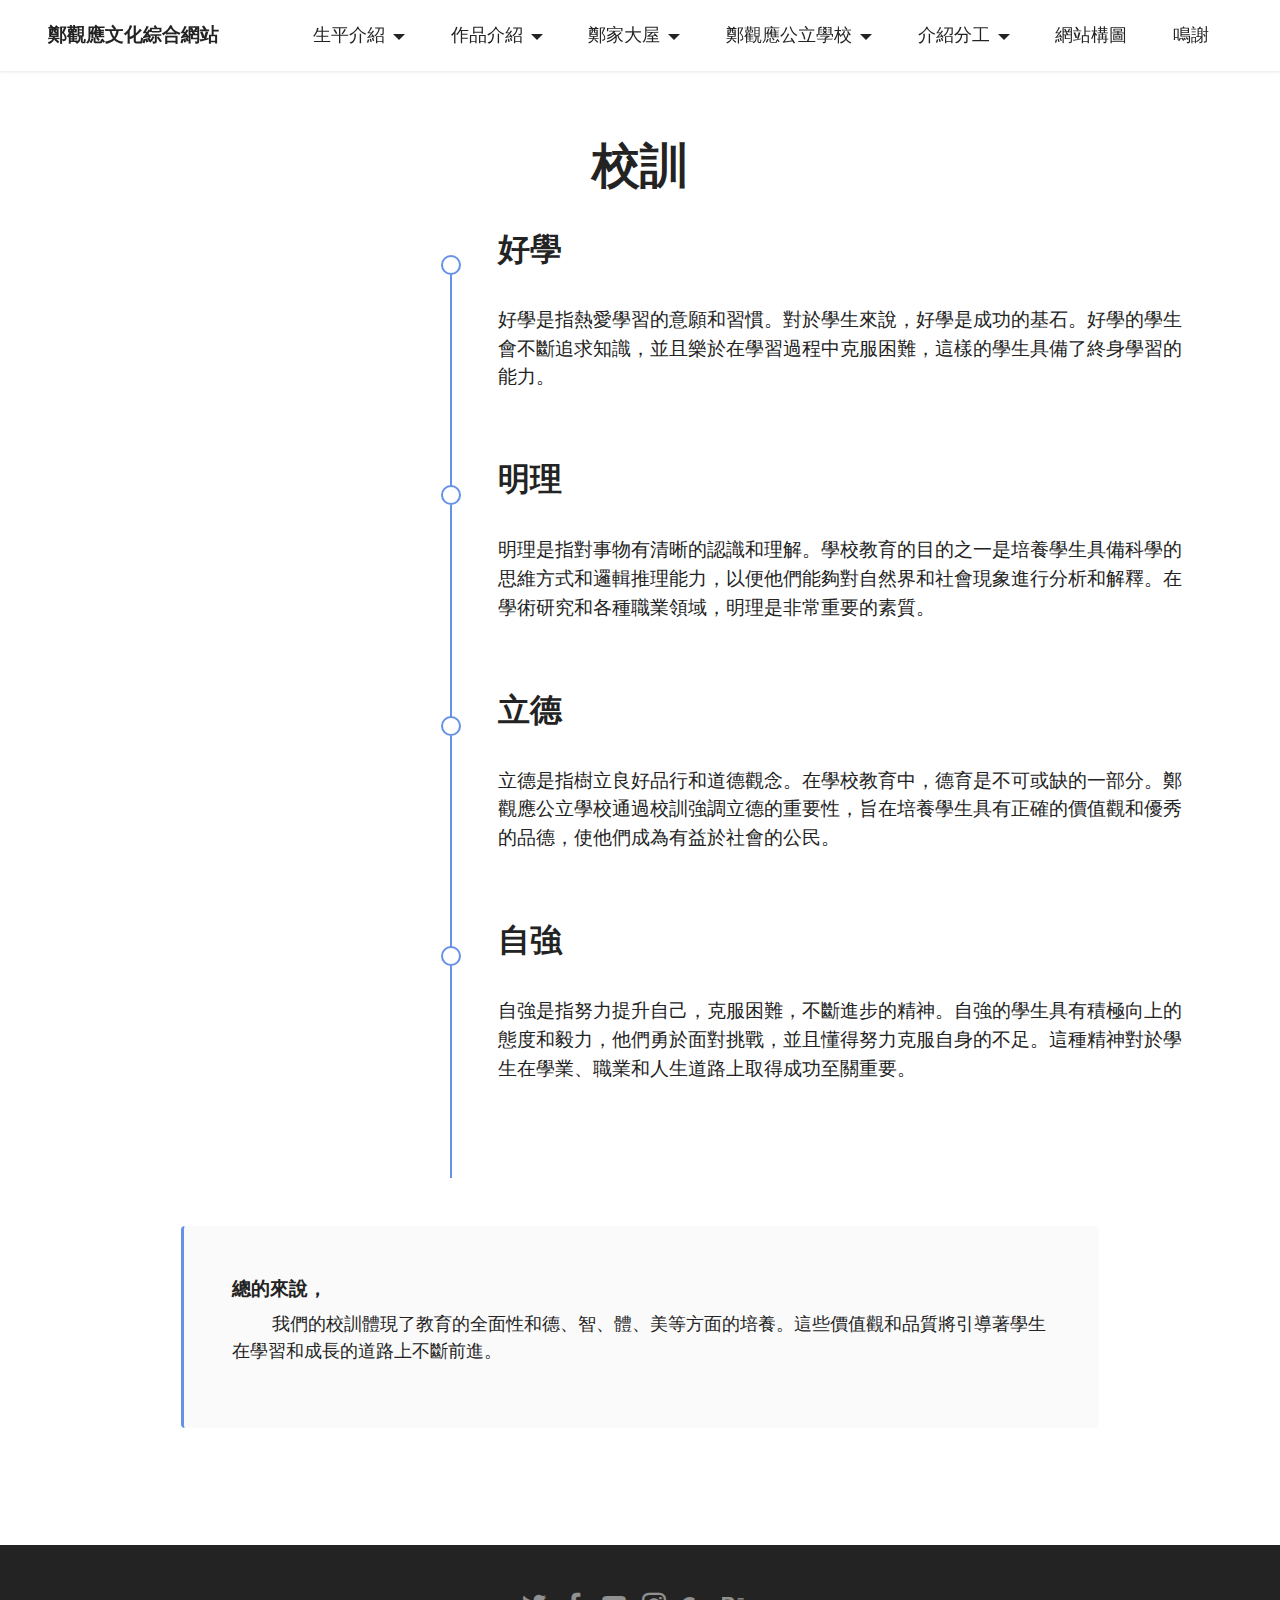
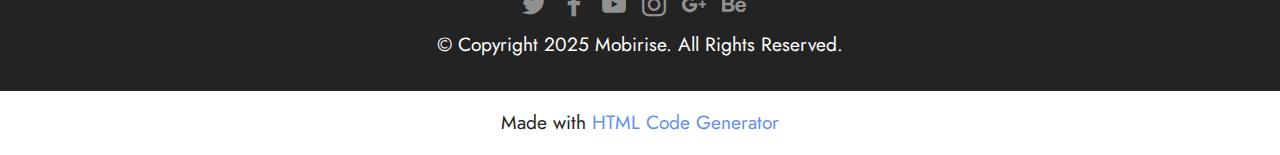
<file: page11.html>
<!DOCTYPE html>
<html  >
<head>
  <!-- Site made with Mobirise Website Builder v5.8.4, https://mobirise.com -->
  <meta charset="UTF-8">
  <meta http-equiv="X-UA-Compatible" content="IE=edge">
  <meta name="generator" content="Mobirise v5.8.4, mobirise.com">
  <meta name="viewport" content="width=device-width, initial-scale=1, minimum-scale=1">
  <link rel="shortcut icon" href="assets/images/logo.png" type="image/x-icon">
  <meta name="description" content="">
  
  
  <title>校訓</title>
  <link rel="stylesheet" href="assets/bootstrap/css/bootstrap.min.css">
  <link rel="stylesheet" href="assets/bootstrap/css/bootstrap-grid.min.css">
  <link rel="stylesheet" href="assets/bootstrap/css/bootstrap-reboot.min.css">
  <link rel="stylesheet" href="assets/dropdown/css/style.css">
  <link rel="stylesheet" href="assets/socicon/css/styles.css">
  <link rel="stylesheet" href="assets/theme/css/style.css">
  <link rel="preload" href="https://fonts.googleapis.com/css?family=Jost:100,200,300,400,500,600,700,800,900,100i,200i,300i,400i,500i,600i,700i,800i,900i&display=swap" as="style" onload="this.onload=null;this.rel='stylesheet'">
  <noscript><link rel="stylesheet" href="https://fonts.googleapis.com/css?family=Jost:100,200,300,400,500,600,700,800,900,100i,200i,300i,400i,500i,600i,700i,800i,900i&display=swap"></noscript>
  <link rel="preload" as="style" href="assets/mobirise/css/mbr-additional.css"><link rel="stylesheet" href="assets/mobirise/css/mbr-additional.css" type="text/css">

  
  
  
</head>
<body>
  
  <section data-bs-version="5.1" class="menu menu1 cid-tFeDP65XeI" once="menu" id="menu1-2c">
    

    <nav class="navbar navbar-dropdown navbar-fixed-top navbar-expand-lg">
        <div class="container-fluid">
            <div class="navbar-brand">
                
                <span class="navbar-caption-wrap"><a class="navbar-caption text-black display-7" href="index.html">鄭觀應文化綜合網站</a></span>
            </div>
            <button class="navbar-toggler" type="button" data-toggle="collapse" data-bs-toggle="collapse" data-target="#navbarSupportedContent" data-bs-target="#navbarSupportedContent" aria-controls="navbarNavAltMarkup" aria-expanded="false" aria-label="Toggle navigation">
                <div class="hamburger">
                    <span></span>
                    <span></span>
                    <span></span>
                    <span></span>
                </div>
            </button>
            <div class="collapse navbar-collapse" id="navbarSupportedContent">
                <ul class="navbar-nav nav-dropdown nav-right" data-app-modern-menu="true"><li class="nav-item dropdown"><a class="nav-link link dropdown-toggle text-black display-4" href="https://mobiri.se" data-toggle="dropdown-submenu" data-bs-toggle="dropdown" data-bs-auto-close="outside" aria-expanded="false">生平介紹</a><div class="dropdown-menu" aria-labelledby="dropdown-638"><div class="dropdown"><a class="dropdown-item dropdown-toggle text-black display-4" href="https://mobiri.se" data-toggle="dropdown-submenu" data-bs-toggle="dropdown" data-bs-auto-close="outside" aria-expanded="false">鄭觀應</a><div class="dropdown-menu dropdown-submenu" aria-labelledby="dropdown-447"><a class="dropdown-item text-black text-primary display-4" href="page8.html#content4-1f">青年</a><a class="dropdown-item text-black text-primary display-4" href="page8.html#image2-1h">中年</a><a class="dropdown-item text-black text-primary display-4" href="page8.html#image1-1g">老年</a></div></div></div></li>
                    <li class="nav-item dropdown"><a class="nav-link link dropdown-toggle text-black display-4" href="https://mobiri.se" data-toggle="dropdown-submenu" data-bs-toggle="dropdown" data-bs-auto-close="outside" aria-expanded="false">作品介紹</a><div class="dropdown-menu" aria-labelledby="dropdown-995"><div class="dropdown"><a class="dropdown-item dropdown-toggle text-black display-4" href="https://mobiri.se" data-toggle="dropdown-submenu" data-bs-toggle="dropdown" data-bs-auto-close="outside" aria-expanded="false">盛世危言</a><div class="dropdown-menu dropdown-submenu" aria-labelledby="dropdown-226"><a class="dropdown-item text-black display-4" href="page4.html">簡介</a><a class="dropdown-item text-black display-4" href="page6.html">内容</a><a class="dropdown-item text-black display-4" href="page6.html#content4-10">影響</a></div></div></div></li>
                    <li class="nav-item dropdown"><a class="nav-link link dropdown-toggle text-black display-4" href="https://mobiri.se" data-toggle="dropdown-submenu" data-bs-toggle="dropdown" data-bs-auto-close="outside" aria-expanded="false">鄭家大屋</a><div class="dropdown-menu" aria-labelledby="dropdown-818"><a class="dropdown-item text-black show text-primary display-4" href="page9.html" aria-expanded="false">歷史</a><a class="dropdown-item text-black text-primary display-4" href="page2.html">建築風格</a></div>
                    </li><li class="nav-item dropdown"><a class="nav-link link dropdown-toggle text-black display-4" href="https://mobiri.se" data-toggle="dropdown-submenu" data-bs-toggle="dropdown" data-bs-auto-close="outside" aria-expanded="false">鄭觀應公立學校</a><div class="dropdown-menu" aria-labelledby="dropdown-113"><a class="dropdown-item text-black text-primary display-4" href="page10.html" aria-expanded="false">成立和校區</a><a class="dropdown-item text-black show text-primary display-4" href="page11.html">校訓</a><a class="dropdown-item text-black show text-primary display-4" href="page12.html">三文四語</a></div></li><li class="nav-item dropdown"><a class="nav-link link dropdown-toggle text-black show display-4" href="https://mobiri.se" data-toggle="dropdown-submenu" data-bs-toggle="dropdown" data-bs-auto-close="outside" aria-expanded="false">介紹分工</a><div class="dropdown-menu show" aria-labelledby="dropdown-772" data-bs-popper="none"><a class="dropdown-item text-black display-4" href="page5.html#team2-p">我們及分工</a><a class="dropdown-item text-black display-4" href="page5.html#contacts1-r">聯繫我們</a></div></li><li class="nav-item"><a class="nav-link link text-black display-4" href="page1.html" aria-expanded="false">網站構圖</a></li><li class="nav-item"><a class="nav-link link show text-black display-4" href="page3.html" aria-expanded="false">鳴謝</a></li></ul>
                
                
            </div>
        </div>
    </nav>
</section>

<section data-bs-version="5.1" class="timeline2 cid-tGci0tGKxX" id="timeline2-2e">

    

    
    
    <div class="container">
        <div class="mbr-section-head">
            <h3 class="mbr-section-title mbr-fonts-style align-center mb-0 display-2">
                <strong>校訓</strong></h3>
            
        </div>
        <div class="timelines-container mt-4">
            <div class="row timeline-element separline mb-5">
                <div class="timeline-date-panel col-12 col-md-4">
                    <div class="time-line-date-content">
                        
                    </div>
                </div>
                <span class="iconBackground"></span>
                <div class="col-12 col-md-8">
                    <div class="timeline-text-content">
                        <h4 class="mbr-timeline-title mb-4 mbr-fonts-style display-5">
                            <strong>好學</strong>
                        </h4>
                        
                        <p class="mbr-text mbr-fonts-style display-7">
                            好學是指熱愛學習的意願和習慣。對於學生來說，好學是成功的基石。好學的學生會不斷追求知識，並且樂於在學習過程中克服困難，這樣的學生具備了終身學習的能力。
                        </p>
                    </div>
                </div>
            </div>
            <div class="row timeline-element separline mb-5">
                <div class="timeline-date-panel col-12 col-md-4">
                    <div class="time-line-date-content">
                        
                    </div>
                </div>
                <span class="iconBackground"></span>
                <div class="col-12 col-md-8">
                    <div class="timeline-text-content">
                        <h4 class="mbr-timeline-title mb-4 mbr-fonts-style display-5">
                            <strong>明理</strong>
                        </h4>
                        
                        <p class="mbr-text mbr-fonts-style display-7">
                            明理是指對事物有清晰的認識和理解。學校教育的目的之一是培養學生具備科學的思維方式和邏輯推理能力，以便他們能夠對自然界和社會現象進行分析和解釋。在學術研究和各種職業領域，明理是非常重要的素質。
                        </p>
                    </div>
                </div>
            </div>
            <div class="row timeline-element separline mb-5">
                <div class="timeline-date-panel col-12 col-md-4">
                    <div class="time-line-date-content">
                        
                    </div>
                </div>
                <span class="iconBackground"></span>
                <div class="col-12 col-md-8">
                    <div class="timeline-text-content">
                        <h4 class="mbr-timeline-title mb-4 mbr-fonts-style display-5">
                            <strong>立德</strong>
                        </h4>
                        
                        <p class="mbr-text mbr-fonts-style display-7">
                            立德是指樹立良好品行和道德觀念。在學校教育中，德育是不可或缺的一部分。鄭觀應公立學校通過校訓強調立德的重要性，旨在培養學生具有正確的價值觀和優秀的品德，使他們成為有益於社會的公民。
                        </p>
                    </div>
                </div>
            </div>
            <div class="row timeline-element separline mb-5">
                <div class="timeline-date-panel col-12 col-md-4">
                    <div class="time-line-date-content">
                        
                    </div>
                </div>
                <span class="iconBackground"></span>
                <div class="col-12 col-md-8">
                    <div class="timeline-text-content">
                        <h4 class="mbr-timeline-title mb-4 mbr-fonts-style display-5">
                            <strong>自強</strong>
                        </h4>
                        
                        <p class="mbr-text mbr-fonts-style display-7">
                            自強是指努力提升自己，克服困難，不斷進步的精神。自強的學生具有積極向上的態度和毅力，他們勇於面對挑戰，並且懂得努力克服自身的不足。這種精神對於學生在學業、職業和人生道路上取得成功至關重要。
                        </p>
                    </div>
                </div>
            </div>
            
            
            
            
            
            
            
            
        </div>
    </div>
</section>

<section data-bs-version="5.1" class="content7 cid-tGciNcNFWm" id="content7-2f">
    
    <div class="container">
        <div class="row justify-content-center">
            <div class="col-12 col-md-10">
                <blockquote>
                <h5 class="mbr-section-title mbr-fonts-style mb-2 display-7"><strong>總的來說，</strong></h5>
                <p class="mbr-text mbr-fonts-style display-4">&nbsp; &nbsp; &nbsp; &nbsp; 我們的校訓體現了教育的全面性和德、智、體、美等方面的培養。這些價值觀和品質將引導著學生在學習和成長的道路上不斷前進。</p></blockquote>
            </div>
        </div>
    </div>
</section>

<section data-bs-version="5.1" class="footer3 cid-tFeGIdfQRA" once="footers" id="footer3-2d">

    

    

    <div class="container">
        <div class="media-container-row align-center mbr-white">
            <div class="row row-links">
                <ul class="foot-menu">
                    
                    
                    
                    
                    
                <li class="foot-menu-item mbr-fonts-style display-7"></li><li class="foot-menu-item mbr-fonts-style display-7"></li><li class="foot-menu-item mbr-fonts-style display-7"></li><li class="foot-menu-item mbr-fonts-style display-7"></li><li class="foot-menu-item mbr-fonts-style display-7"></li></ul>
            </div>
            <div class="row social-row">
                <div class="social-list align-right pb-2">
                    
                    
                    
                    
                    
                    
                <div class="soc-item">
                        <a href="https://twitter.com/mobirise" target="_blank">
                            <span class="socicon-twitter socicon mbr-iconfont mbr-iconfont-social"></span>
                        </a>
                    </div><div class="soc-item">
                        <a href="https://www.facebook.com/pages/Mobirise/1616226671953247" target="_blank">
                            <span class="socicon-facebook socicon mbr-iconfont mbr-iconfont-social"></span>
                        </a>
                    </div><div class="soc-item">
                        <a href="https://www.youtube.com/c/mobirise" target="_blank">
                            <span class="socicon-youtube socicon mbr-iconfont mbr-iconfont-social"></span>
                        </a>
                    </div><div class="soc-item">
                        <a href="https://instagram.com/mobirise" target="_blank">
                            <span class="socicon-instagram socicon mbr-iconfont mbr-iconfont-social"></span>
                        </a>
                    </div><div class="soc-item">
                        <a href="https://plus.google.com/u/0/+Mobirise" target="_blank">
                            <span class="socicon-googleplus socicon mbr-iconfont mbr-iconfont-social"></span>
                        </a>
                    </div><div class="soc-item">
                        <a href="https://www.behance.net/Mobirise" target="_blank">
                            <span class="socicon-behance socicon mbr-iconfont mbr-iconfont-social"></span>
                        </a>
                    </div></div>
            </div>
            <div class="row row-copirayt">
                <p class="mbr-text mb-0 mbr-fonts-style mbr-white align-center display-7">
                    © Copyright 2025 Mobirise. All Rights Reserved.
                </p>
            </div>
        </div>
    </div>
</section><section class="display-7" style="padding: 0;align-items: center;justify-content: center;flex-wrap: wrap;    align-content: center;display: flex;position: relative;height: 4rem;"><a href="https://mobiri.se/2888951" style="flex: 1 1;height: 4rem;position: absolute;width: 100%;z-index: 1;"><img alt="" style="height: 4rem;" src="[data-uri]"></a><p style="margin: 0;text-align: center;" class="display-7">Made with  &#8204;</p><a style="z-index:1" href="https://mobirise.com/builder/html-code-generator.html">HTML Code Generator</a></section><script src="assets/bootstrap/js/bootstrap.bundle.min.js"></script>  <script src="assets/smoothscroll/smooth-scroll.js"></script>  <script src="assets/ytplayer/index.js"></script>  <script src="assets/dropdown/js/navbar-dropdown.js"></script>  <script src="assets/theme/js/script.js"></script>  
  
  
</body>
</html>
</file>
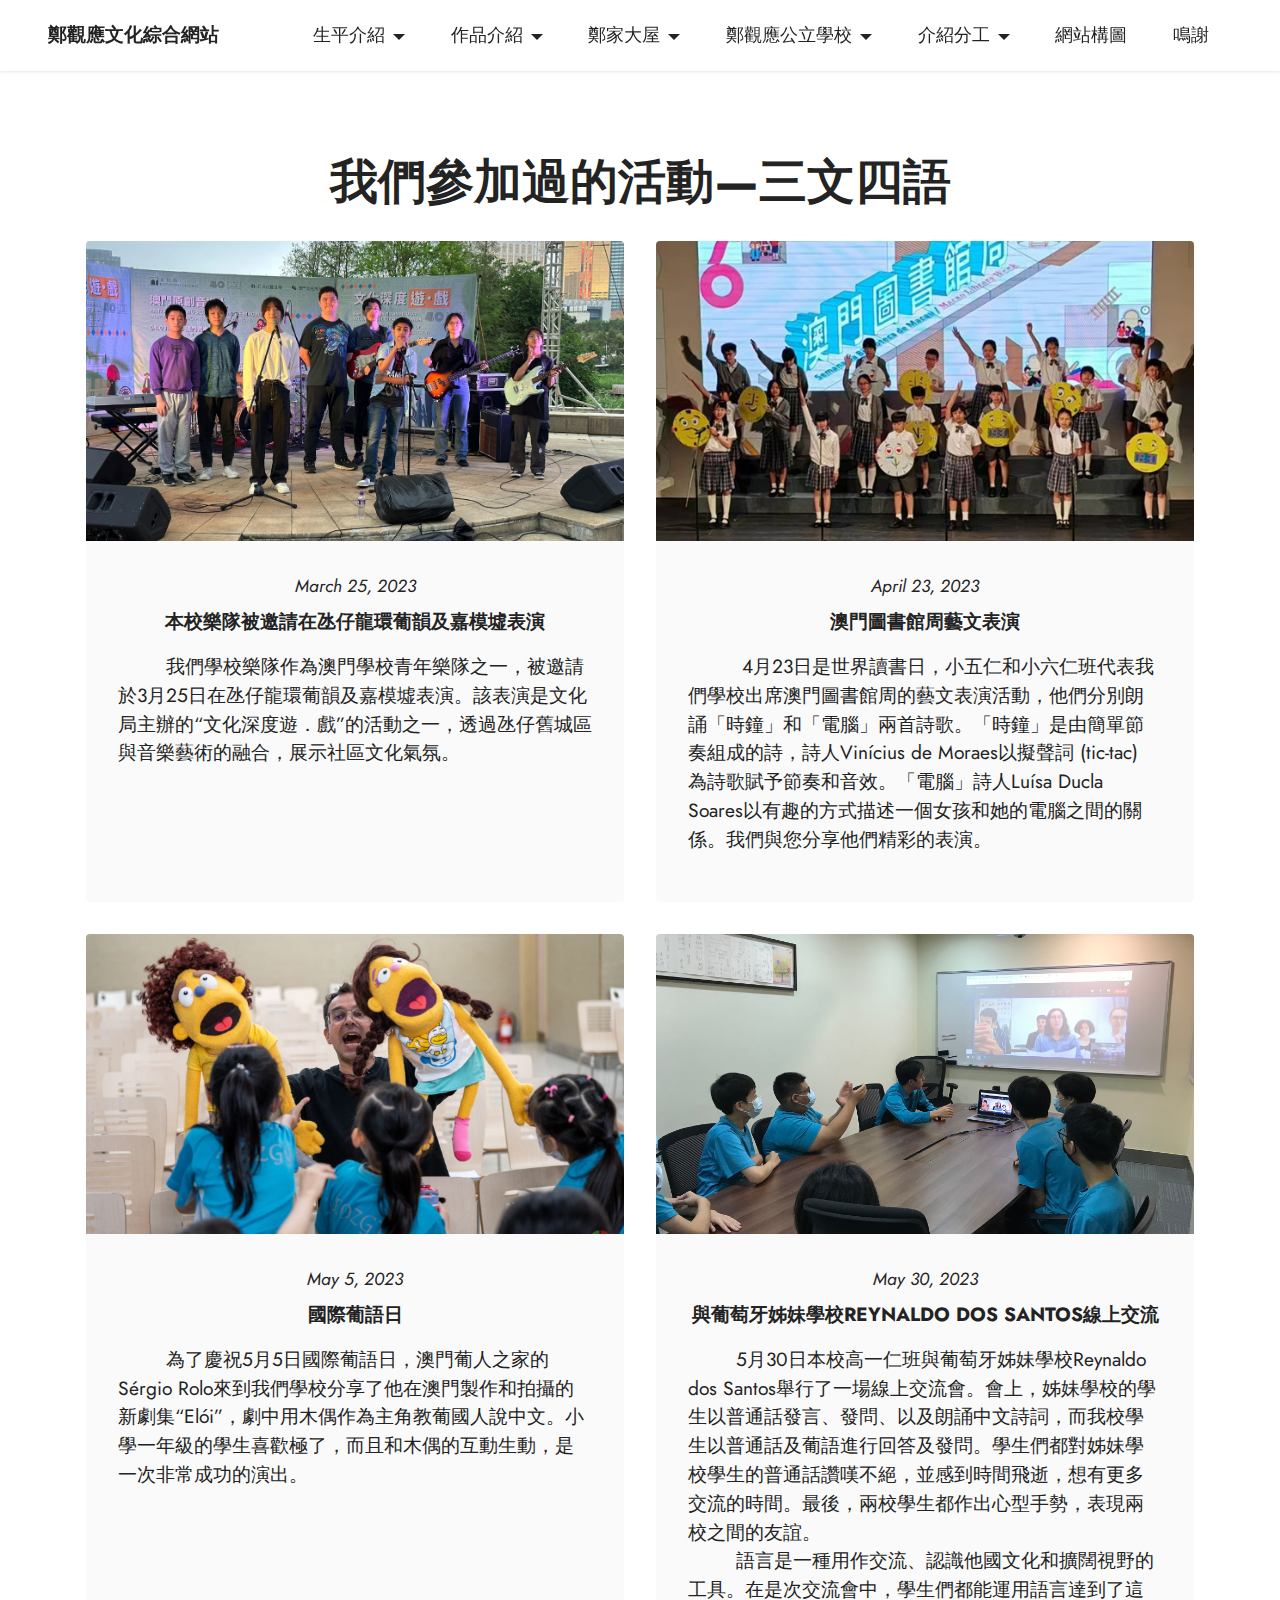
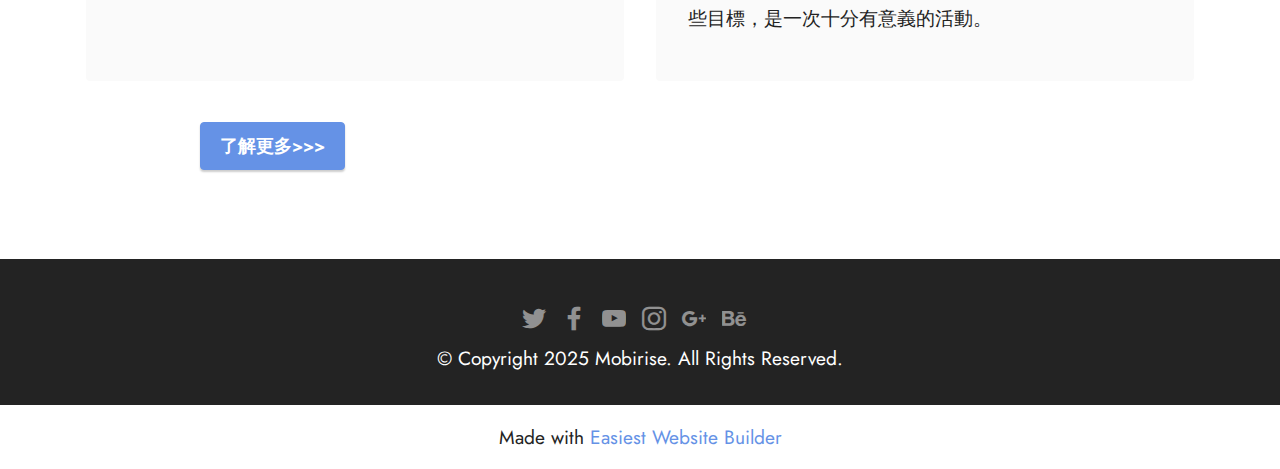
<file: page12.html>
<!DOCTYPE html>
<html  >
<head>
  <!-- Site made with Mobirise Website Builder v5.8.4, https://mobirise.com -->
  <meta charset="UTF-8">
  <meta http-equiv="X-UA-Compatible" content="IE=edge">
  <meta name="generator" content="Mobirise v5.8.4, mobirise.com">
  <meta name="viewport" content="width=device-width, initial-scale=1, minimum-scale=1">
  <link rel="shortcut icon" href="assets/images/logo.png" type="image/x-icon">
  <meta name="description" content="">
  
  
  <title>特色—三文四語</title>
  <link rel="stylesheet" href="assets/bootstrap/css/bootstrap.min.css">
  <link rel="stylesheet" href="assets/bootstrap/css/bootstrap-grid.min.css">
  <link rel="stylesheet" href="assets/bootstrap/css/bootstrap-reboot.min.css">
  <link rel="stylesheet" href="assets/dropdown/css/style.css">
  <link rel="stylesheet" href="assets/socicon/css/styles.css">
  <link rel="stylesheet" href="assets/theme/css/style.css">
  <link rel="preload" href="https://fonts.googleapis.com/css?family=Jost:100,200,300,400,500,600,700,800,900,100i,200i,300i,400i,500i,600i,700i,800i,900i&display=swap" as="style" onload="this.onload=null;this.rel='stylesheet'">
  <noscript><link rel="stylesheet" href="https://fonts.googleapis.com/css?family=Jost:100,200,300,400,500,600,700,800,900,100i,200i,300i,400i,500i,600i,700i,800i,900i&display=swap"></noscript>
  <link rel="preload" as="style" href="assets/mobirise/css/mbr-additional.css"><link rel="stylesheet" href="assets/mobirise/css/mbr-additional.css" type="text/css">

  
  
  
</head>
<body>
  
  <section data-bs-version="5.1" class="menu menu1 cid-tFeDP65XeI" once="menu" id="menu1-2g">
    

    <nav class="navbar navbar-dropdown navbar-fixed-top navbar-expand-lg">
        <div class="container-fluid">
            <div class="navbar-brand">
                
                <span class="navbar-caption-wrap"><a class="navbar-caption text-black display-7" href="index.html">鄭觀應文化綜合網站</a></span>
            </div>
            <button class="navbar-toggler" type="button" data-toggle="collapse" data-bs-toggle="collapse" data-target="#navbarSupportedContent" data-bs-target="#navbarSupportedContent" aria-controls="navbarNavAltMarkup" aria-expanded="false" aria-label="Toggle navigation">
                <div class="hamburger">
                    <span></span>
                    <span></span>
                    <span></span>
                    <span></span>
                </div>
            </button>
            <div class="collapse navbar-collapse" id="navbarSupportedContent">
                <ul class="navbar-nav nav-dropdown nav-right" data-app-modern-menu="true"><li class="nav-item dropdown"><a class="nav-link link dropdown-toggle text-black display-4" href="https://mobiri.se" data-toggle="dropdown-submenu" data-bs-toggle="dropdown" data-bs-auto-close="outside" aria-expanded="false">生平介紹</a><div class="dropdown-menu" aria-labelledby="dropdown-638"><div class="dropdown"><a class="dropdown-item dropdown-toggle text-black display-4" href="https://mobiri.se" data-toggle="dropdown-submenu" data-bs-toggle="dropdown" data-bs-auto-close="outside" aria-expanded="false">鄭觀應</a><div class="dropdown-menu dropdown-submenu" aria-labelledby="dropdown-447"><a class="dropdown-item text-black text-primary display-4" href="page8.html#content4-1f">青年</a><a class="dropdown-item text-black text-primary display-4" href="page8.html#image2-1h">中年</a><a class="dropdown-item text-black text-primary display-4" href="page8.html#image1-1g">老年</a></div></div></div></li>
                    <li class="nav-item dropdown"><a class="nav-link link dropdown-toggle text-black display-4" href="https://mobiri.se" data-toggle="dropdown-submenu" data-bs-toggle="dropdown" data-bs-auto-close="outside" aria-expanded="false">作品介紹</a><div class="dropdown-menu" aria-labelledby="dropdown-995"><div class="dropdown"><a class="dropdown-item dropdown-toggle text-black display-4" href="https://mobiri.se" data-toggle="dropdown-submenu" data-bs-toggle="dropdown" data-bs-auto-close="outside" aria-expanded="false">盛世危言</a><div class="dropdown-menu dropdown-submenu" aria-labelledby="dropdown-226"><a class="dropdown-item text-black display-4" href="page4.html">簡介</a><a class="dropdown-item text-black display-4" href="page6.html">内容</a><a class="dropdown-item text-black display-4" href="page6.html#content4-10">影響</a></div></div></div></li>
                    <li class="nav-item dropdown"><a class="nav-link link dropdown-toggle text-black display-4" href="https://mobiri.se" data-toggle="dropdown-submenu" data-bs-toggle="dropdown" data-bs-auto-close="outside" aria-expanded="false">鄭家大屋</a><div class="dropdown-menu" aria-labelledby="dropdown-818"><a class="dropdown-item text-black show text-primary display-4" href="page9.html" aria-expanded="false">歷史</a><a class="dropdown-item text-black text-primary display-4" href="page2.html">建築風格</a></div>
                    </li><li class="nav-item dropdown"><a class="nav-link link dropdown-toggle text-black display-4" href="https://mobiri.se" data-toggle="dropdown-submenu" data-bs-toggle="dropdown" data-bs-auto-close="outside" aria-expanded="false">鄭觀應公立學校</a><div class="dropdown-menu" aria-labelledby="dropdown-113"><a class="dropdown-item text-black text-primary display-4" href="page10.html" aria-expanded="false">成立和校區</a><a class="dropdown-item text-black show text-primary display-4" href="page11.html">校訓</a><a class="dropdown-item text-black show text-primary display-4" href="page12.html">三文四語</a></div></li><li class="nav-item dropdown"><a class="nav-link link dropdown-toggle text-black show display-4" href="https://mobiri.se" data-toggle="dropdown-submenu" data-bs-toggle="dropdown" data-bs-auto-close="outside" aria-expanded="false">介紹分工</a><div class="dropdown-menu show" aria-labelledby="dropdown-772" data-bs-popper="none"><a class="dropdown-item text-black display-4" href="page5.html#team2-p">我們及分工</a><a class="dropdown-item text-black display-4" href="page5.html#contacts1-r">聯繫我們</a></div></li><li class="nav-item"><a class="nav-link link text-black display-4" href="page1.html" aria-expanded="false">網站構圖</a></li><li class="nav-item"><a class="nav-link link show text-black display-4" href="page3.html" aria-expanded="false">鳴謝</a></li></ul>
                
                
            </div>
        </div>
    </nav>
</section>

<section data-bs-version="5.1" class="content3 cid-tGck0DSMaR" id="content3-2j">
    
    
    <div class="container">
        <div class="mbr-section-head">
            <h4 class="mbr-section-title mbr-fonts-style align-center mb-0 display-2"><strong>我們參加過的活動—三文四語</strong></h4>
            
        </div>
        <div class="row mt-4">
            <div class="item features-image сol-12 col-md-6 col-lg-6 active">
                <div class="item-wrapper">
                    <div class="item-img">
                        <img src="assets/images/16.png" alt="Mobirise Website Builder" title="" data-slide-to="0" data-bs-slide-to="0">
                    </div>
                    <div class="item-content">
                        <h5 class="item-title mbr-fonts-style display-4"><em>March 25, 2023</em></h5>
                        <h6 class="item-subtitle mbr-fonts-style mt-1 display-7"><strong>本校樂隊被邀請在氹仔龍環葡韻及嘉模墟表演</strong></h6>
                        <p class="mbr-text mbr-fonts-style mt-3 display-7">&nbsp; &nbsp; &nbsp; &nbsp; 我們學校樂隊作為澳門學校青年樂隊之一，被邀請於3月25日在氹仔龍環葡韻及嘉模墟表演。該表演是文化局主辦的“文化深度遊．戲”的活動之一，透過氹仔舊城區與音樂藝術的融合，展示社區文化氣氛。</p>
                    </div>
                    
                </div>
            </div><div class="item features-image сol-12 col-md-6 col-lg-6">
                <div class="item-wrapper">
                    <div class="item-img">
                        <img src="assets/images/17.png" alt="Mobirise Website Builder" title="" data-slide-to="1" data-bs-slide-to="1">
                    </div>
                    <div class="item-content">
                        <h5 class="item-title mbr-fonts-style display-4"><em>April 23, 2023</em></h5>
                        <h6 class="item-subtitle mbr-fonts-style mt-1 display-7"><strong>澳門圖書館周藝文表演</strong>
                        </h6>
                        <p class="mbr-text mbr-fonts-style mt-3 display-7">&nbsp; &nbsp; &nbsp; &nbsp; &nbsp;4月23日是世界讀書日，小五仁和小六仁班代表我們學校出席澳門圖書館周的藝文表演活動，他們分別朗誦「時鐘」和「電腦」兩首詩歌。「時鐘」是由簡單節奏組成的詩，詩人Vinícius de Moraes以擬聲詞 (tic-tac) 為詩歌賦予節奏和音效。「電腦」詩人Luísa Ducla Soares以有趣的方式描述一個女孩和她的電腦之間的關係。我們與您分享他們精彩的表演。 <br>
                        </p>
                    </div>
                    
                </div>
            </div><div class="item features-image сol-12 col-md-6 col-lg-6">
                <div class="item-wrapper">
                    <div class="item-img">
                        <img src="assets/images/32bd456fdceb18bdf85df45f5a94b94.jpg" alt="Mobirise Website Builder" title="" data-slide-to="2" data-bs-slide-to="2">
                    </div>
                    <div class="item-content">
                        <h5 class="item-title mbr-fonts-style display-4"><em>May 5, 2023</em></h5>
                        <h6 class="item-subtitle mbr-fonts-style mt-1 display-7"><strong>國際葡語日</strong></h6>
                        <p class="mbr-text mbr-fonts-style mt-3 display-7">&nbsp; &nbsp; &nbsp; &nbsp; 為了慶祝5月5日國際葡語日，澳門葡人之家的Sérgio Rolo來到我們學校分享了他在澳門製作和拍攝的新劇集“Elói”，劇中用木偶作為主角教葡國人說中文。小學一年級的學生喜歡極了，而且和木偶的互動生動，是一次非常成功的演出。</p>
                    </div>
                    
                </div>
            </div><div class="item features-image сol-12 col-md-6 col-lg-6">
                <div class="item-wrapper">
                    <div class="item-img">
                        <img src="assets/images/3b2b0a41fdd89d0456aca41652445e2.jpg" alt="Mobirise Website Builder" title="" data-slide-to="3" data-bs-slide-to="3">
                    </div>
                    <div class="item-content">
                        <h5 class="item-title mbr-fonts-style display-4"><em>May 30, 2023</em></h5>
                        <h6 class="item-subtitle mbr-fonts-style mt-1 display-7"><strong>與葡萄牙姊妹學校REYNALDO DOS SANTOS線上交流</strong></h6>
                        <p class="mbr-text mbr-fonts-style mt-3 display-7">&nbsp; &nbsp; &nbsp; &nbsp; 5月30日本校高一仁班與葡萄牙姊妹學校Reynaldo dos Santos舉行了一場線上交流會。會上，姊妹學校的學生以普通話發言、發問、以及朗誦中文詩詞，而我校學生以普通話及葡語進行回答及發問。學生們都對姊妹學校學生的普通話讚嘆不絕，並感到時間飛逝，想有更多交流的時間。最後，兩校學生都作出心型手勢，表現兩校之間的友誼。<br>&nbsp; &nbsp; &nbsp; &nbsp; 語言是一種用作交流、認識他國文化和擴闊視野的工具。在是次交流會中，學生們都能運用語言達到了這些目標，是一次十分有意義的活動。</p>
                    </div>
                    
                </div>
            </div>
            
            

        </div>
    </div>
</section>

<section data-bs-version="5.1" class="content11 cid-tGcyh1ZB4q" id="content11-2n">
    
    <div class="container">
        <div class="row justify-content-center">
            <div class="col-md-12 col-lg-10">
                <div class="mbr-section-btn align-center"><a class="btn btn-primary display-4" href="https://www.eozgy.k12.edu.mo/eozgy/index.php/school-activities/">了解更多&gt;&gt;&gt;</a>
                    <a class="btn btn-primary-outline display-4" href="">&nbsp; &nbsp; &nbsp; &nbsp; &nbsp; &nbsp; &nbsp; &nbsp; &nbsp; &nbsp; &nbsp; &nbsp; &nbsp; &nbsp; &nbsp; &nbsp; &nbsp; &nbsp; &nbsp; &nbsp; &nbsp; &nbsp; &nbsp; &nbsp; &nbsp; &nbsp; &nbsp; &nbsp; &nbsp; &nbsp; &nbsp; &nbsp; &nbsp; &nbsp; &nbsp; &nbsp; &nbsp; &nbsp; &nbsp; &nbsp; &nbsp; &nbsp; &nbsp; &nbsp; &nbsp; &nbsp; &nbsp; &nbsp; &nbsp; &nbsp; &nbsp; &nbsp; &nbsp; &nbsp; &nbsp; &nbsp; &nbsp; &nbsp; &nbsp; &nbsp; &nbsp; &nbsp; &nbsp; &nbsp; &nbsp; &nbsp; &nbsp; &nbsp;</a></div>
            </div>
        </div>
    </div>
</section>

<section data-bs-version="5.1" class="footer3 cid-tFeGIdfQRA" once="footers" id="footer3-2h">

    

    

    <div class="container">
        <div class="media-container-row align-center mbr-white">
            <div class="row row-links">
                <ul class="foot-menu">
                    
                    
                    
                    
                    
                <li class="foot-menu-item mbr-fonts-style display-7"></li><li class="foot-menu-item mbr-fonts-style display-7"></li><li class="foot-menu-item mbr-fonts-style display-7"></li><li class="foot-menu-item mbr-fonts-style display-7"></li><li class="foot-menu-item mbr-fonts-style display-7"></li></ul>
            </div>
            <div class="row social-row">
                <div class="social-list align-right pb-2">
                    
                    
                    
                    
                    
                    
                <div class="soc-item">
                        <a href="https://twitter.com/mobirise" target="_blank">
                            <span class="socicon-twitter socicon mbr-iconfont mbr-iconfont-social"></span>
                        </a>
                    </div><div class="soc-item">
                        <a href="https://www.facebook.com/pages/Mobirise/1616226671953247" target="_blank">
                            <span class="socicon-facebook socicon mbr-iconfont mbr-iconfont-social"></span>
                        </a>
                    </div><div class="soc-item">
                        <a href="https://www.youtube.com/c/mobirise" target="_blank">
                            <span class="socicon-youtube socicon mbr-iconfont mbr-iconfont-social"></span>
                        </a>
                    </div><div class="soc-item">
                        <a href="https://instagram.com/mobirise" target="_blank">
                            <span class="socicon-instagram socicon mbr-iconfont mbr-iconfont-social"></span>
                        </a>
                    </div><div class="soc-item">
                        <a href="https://plus.google.com/u/0/+Mobirise" target="_blank">
                            <span class="socicon-googleplus socicon mbr-iconfont mbr-iconfont-social"></span>
                        </a>
                    </div><div class="soc-item">
                        <a href="https://www.behance.net/Mobirise" target="_blank">
                            <span class="socicon-behance socicon mbr-iconfont mbr-iconfont-social"></span>
                        </a>
                    </div></div>
            </div>
            <div class="row row-copirayt">
                <p class="mbr-text mb-0 mbr-fonts-style mbr-white align-center display-7">
                    © Copyright 2025 Mobirise. All Rights Reserved.
                </p>
            </div>
        </div>
    </div>
</section><section class="display-7" style="padding: 0;align-items: center;justify-content: center;flex-wrap: wrap;    align-content: center;display: flex;position: relative;height: 4rem;"><a href="https://mobiri.se/2888951" style="flex: 1 1;height: 4rem;position: absolute;width: 100%;z-index: 1;"><img alt="" style="height: 4rem;" src="[data-uri]"></a><p style="margin: 0;text-align: center;" class="display-7">Made with &#8204;</p><a style="z-index:1" href="https://mobirise.com/builder/easiest-website-builder.html">Easiest Website Builder</a></section><script src="assets/bootstrap/js/bootstrap.bundle.min.js"></script>  <script src="assets/smoothscroll/smooth-scroll.js"></script>  <script src="assets/ytplayer/index.js"></script>  <script src="assets/dropdown/js/navbar-dropdown.js"></script>  <script src="assets/theme/js/script.js"></script>  
  
  
</body>
</html>
</file>
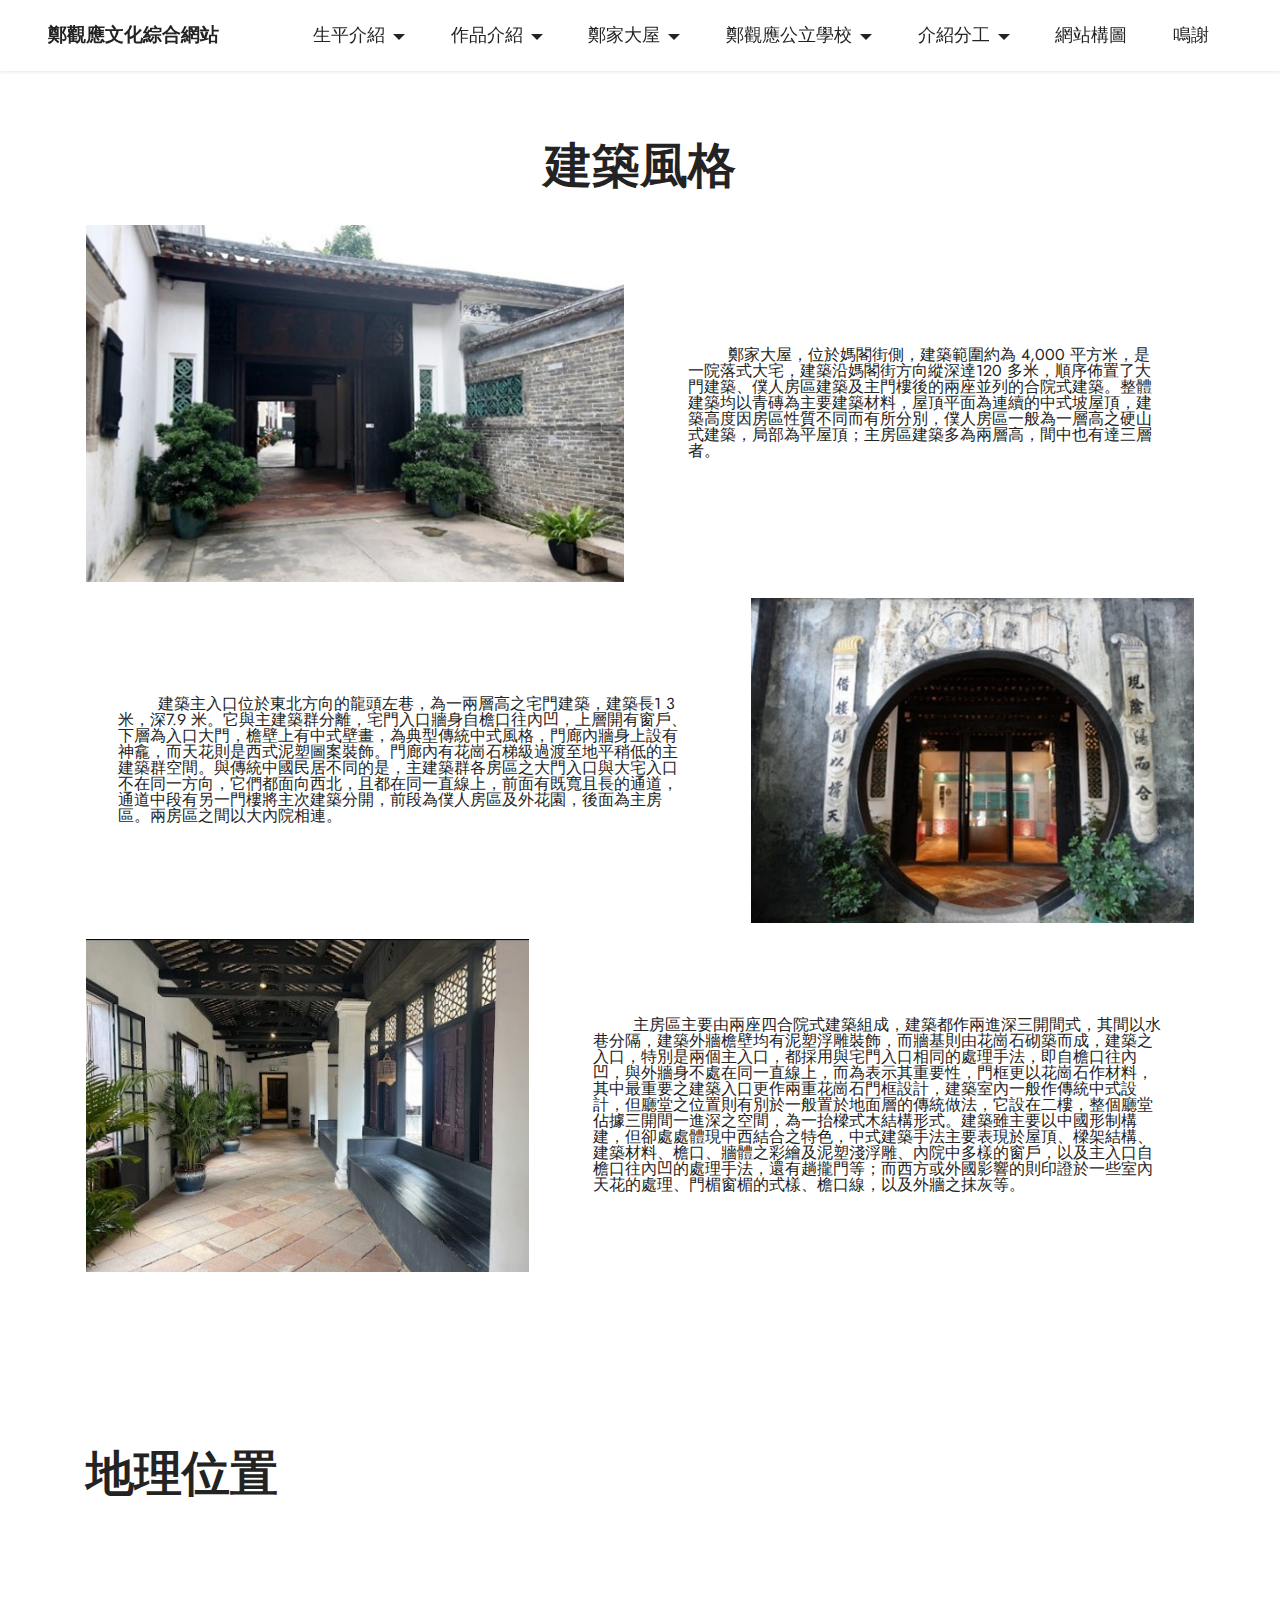
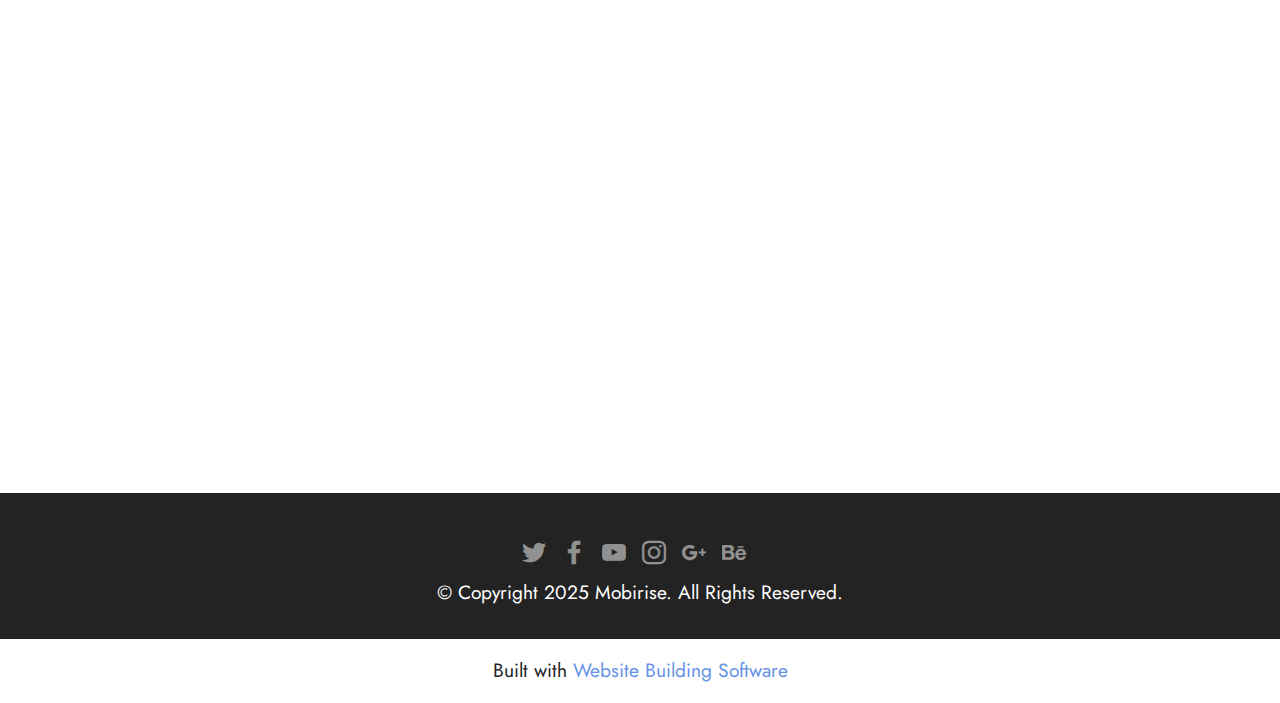
<file: page2.html>
<!DOCTYPE html>
<html  >
<head>
  <!-- Site made with Mobirise Website Builder v5.8.4, https://mobirise.com -->
  <meta charset="UTF-8">
  <meta http-equiv="X-UA-Compatible" content="IE=edge">
  <meta name="generator" content="Mobirise v5.8.4, mobirise.com">
  <meta name="viewport" content="width=device-width, initial-scale=1, minimum-scale=1">
  <link rel="shortcut icon" href="assets/images/logo.png" type="image/x-icon">
  <meta name="description" content="">
  
  
  <title>建築風格</title>
  <link rel="stylesheet" href="assets/bootstrap/css/bootstrap.min.css">
  <link rel="stylesheet" href="assets/bootstrap/css/bootstrap-grid.min.css">
  <link rel="stylesheet" href="assets/bootstrap/css/bootstrap-reboot.min.css">
  <link rel="stylesheet" href="assets/dropdown/css/style.css">
  <link rel="stylesheet" href="assets/socicon/css/styles.css">
  <link rel="stylesheet" href="assets/theme/css/style.css">
  <link rel="preload" href="https://fonts.googleapis.com/css?family=Jost:100,200,300,400,500,600,700,800,900,100i,200i,300i,400i,500i,600i,700i,800i,900i&display=swap" as="style" onload="this.onload=null;this.rel='stylesheet'">
  <noscript><link rel="stylesheet" href="https://fonts.googleapis.com/css?family=Jost:100,200,300,400,500,600,700,800,900,100i,200i,300i,400i,500i,600i,700i,800i,900i&display=swap"></noscript>
  <link rel="preload" as="style" href="assets/mobirise/css/mbr-additional.css"><link rel="stylesheet" href="assets/mobirise/css/mbr-additional.css" type="text/css">

  
  
  
</head>
<body>
  
  <section data-bs-version="5.1" class="menu menu1 cid-tFeDP65XeI" once="menu" id="menu1-9">
    

    <nav class="navbar navbar-dropdown navbar-fixed-top navbar-expand-lg">
        <div class="container-fluid">
            <div class="navbar-brand">
                
                <span class="navbar-caption-wrap"><a class="navbar-caption text-black display-7" href="index.html">鄭觀應文化綜合網站</a></span>
            </div>
            <button class="navbar-toggler" type="button" data-toggle="collapse" data-bs-toggle="collapse" data-target="#navbarSupportedContent" data-bs-target="#navbarSupportedContent" aria-controls="navbarNavAltMarkup" aria-expanded="false" aria-label="Toggle navigation">
                <div class="hamburger">
                    <span></span>
                    <span></span>
                    <span></span>
                    <span></span>
                </div>
            </button>
            <div class="collapse navbar-collapse" id="navbarSupportedContent">
                <ul class="navbar-nav nav-dropdown nav-right" data-app-modern-menu="true"><li class="nav-item dropdown"><a class="nav-link link dropdown-toggle text-black display-4" href="https://mobiri.se" data-toggle="dropdown-submenu" data-bs-toggle="dropdown" data-bs-auto-close="outside" aria-expanded="false">生平介紹</a><div class="dropdown-menu" aria-labelledby="dropdown-638"><div class="dropdown"><a class="dropdown-item dropdown-toggle text-black display-4" href="https://mobiri.se" data-toggle="dropdown-submenu" data-bs-toggle="dropdown" data-bs-auto-close="outside" aria-expanded="false">鄭觀應</a><div class="dropdown-menu dropdown-submenu" aria-labelledby="dropdown-447"><a class="dropdown-item text-black text-primary display-4" href="page8.html#content4-1f">青年</a><a class="dropdown-item text-black text-primary display-4" href="page8.html#image2-1h">中年</a><a class="dropdown-item text-black text-primary display-4" href="page8.html#image1-1g">老年</a></div></div></div></li>
                    <li class="nav-item dropdown"><a class="nav-link link dropdown-toggle text-black display-4" href="https://mobiri.se" data-toggle="dropdown-submenu" data-bs-toggle="dropdown" data-bs-auto-close="outside" aria-expanded="false">作品介紹</a><div class="dropdown-menu" aria-labelledby="dropdown-995"><div class="dropdown"><a class="dropdown-item dropdown-toggle text-black display-4" href="https://mobiri.se" data-toggle="dropdown-submenu" data-bs-toggle="dropdown" data-bs-auto-close="outside" aria-expanded="false">盛世危言</a><div class="dropdown-menu dropdown-submenu" aria-labelledby="dropdown-226"><a class="dropdown-item text-black display-4" href="page4.html">簡介</a><a class="dropdown-item text-black display-4" href="page6.html">内容</a><a class="dropdown-item text-black display-4" href="page6.html#content4-10">影響</a></div></div></div></li>
                    <li class="nav-item dropdown"><a class="nav-link link dropdown-toggle text-black display-4" href="https://mobiri.se" data-toggle="dropdown-submenu" data-bs-toggle="dropdown" data-bs-auto-close="outside" aria-expanded="false">鄭家大屋</a><div class="dropdown-menu" aria-labelledby="dropdown-818"><a class="dropdown-item text-black show text-primary display-4" href="page9.html" aria-expanded="false">歷史</a><a class="dropdown-item text-black text-primary display-4" href="page2.html">建築風格</a></div>
                    </li><li class="nav-item dropdown"><a class="nav-link link dropdown-toggle text-black display-4" href="https://mobiri.se" data-toggle="dropdown-submenu" data-bs-toggle="dropdown" data-bs-auto-close="outside" aria-expanded="false">鄭觀應公立學校</a><div class="dropdown-menu" aria-labelledby="dropdown-113"><a class="dropdown-item text-black text-primary display-4" href="page10.html" aria-expanded="false">成立和校區</a><a class="dropdown-item text-black show text-primary display-4" href="page11.html">校訓</a><a class="dropdown-item text-black show text-primary display-4" href="page12.html">三文四語</a></div></li><li class="nav-item dropdown"><a class="nav-link link dropdown-toggle text-black show display-4" href="https://mobiri.se" data-toggle="dropdown-submenu" data-bs-toggle="dropdown" data-bs-auto-close="outside" aria-expanded="false">介紹分工</a><div class="dropdown-menu show" aria-labelledby="dropdown-772" data-bs-popper="none"><a class="dropdown-item text-black display-4" href="page5.html#team2-p">我們及分工</a><a class="dropdown-item text-black display-4" href="page5.html#contacts1-r">聯繫我們</a></div></li><li class="nav-item"><a class="nav-link link text-black display-4" href="page1.html" aria-expanded="false">網站構圖</a></li><li class="nav-item"><a class="nav-link link show text-black display-4" href="page3.html" aria-expanded="false">鳴謝</a></li></ul>
                
                
            </div>
        </div>
    </nav>
</section>

<section data-bs-version="5.1" class="content4 cid-tGbQjeZOi3" id="content4-1k">
    

    
    
    <div class="container">
        <div class="row justify-content-center">
            <div class="title col-md-12 col-lg-10">
                <h3 class="mbr-section-title mbr-fonts-style align-center mb-4 display-2">
                    <strong>建築風格</strong></h3>
                
                
            </div>
        </div>
    </div>
</section>

<section data-bs-version="5.1" class="image1 cid-tGbR0ZJKTb" id="image1-1l">
    

    
    

    <div class="container">
        <div class="row align-items-center">
            <div class="col-12 col-lg-6">
                <div class="image-wrapper">
                    <img src="assets/images/10.jpg" alt="Mobirise Website Builder">
                    
                </div>
            </div>
            <div class="col-12 col-lg">
                <div class="text-wrapper">
                    
                    <p class="mbr-text mbr-fonts-style display-7"></p><p>
                        &nbsp;&nbsp;&nbsp;&nbsp;&nbsp;&nbsp;&nbsp;&nbsp;鄭家大屋，位於媽閣街側，建築範圍約為 4,000 平方米，是一院落式大宅，建築沿媽閣街方向縱深達120 多米，順序佈置了大門建築、僕人房區建築及主門樓後的兩座並列的合院式建築。整體建築均以青磚為主要建築材料，屋頂平面為連續的中式坡屋頂，建築高度因房區性質不同而有所分別，僕人房區一般為一層高之硬山式建築，局部為平屋頂；主房區建築多為兩層高，間中也有達三層者。</p><p></p>
                </div>
            </div>
        </div>
    </div>
</section>

<section data-bs-version="5.1" class="image2 cid-tGbRDpPohn" id="image2-1n">
    

    
    

    <div class="container">
        <div class="row align-items-center">
            <div class="col-12 col-lg-5">
                <div class="image-wrapper">
                    <img src="assets/images/8.jpg" alt="Mobirise Website Builder">
                    
                </div>
            </div>
            <div class="col-12 col-lg">
                <div class="text-wrapper">
                    
                    <p class="mbr-text mbr-fonts-style display-7"></p><p>
                        &nbsp;&nbsp;&nbsp;&nbsp;&nbsp;&nbsp;&nbsp;&nbsp;建築主入口位於東北方向的龍頭左巷，為一兩層高之宅門建築，建築長1 3 米，深7.9 米。它與主建築群分離，宅門入口牆身自檐口往內凹，上層開有窗戶、下層為入口大門，檐壁上有中式壁畫，為典型傳統中式風格，門廊內牆身上設有神龕，而天花則是西式泥塑圖案裝飾。門廊內有花崗石梯級過渡至地平稍低的主建築群空間。與傳統中國民居不同的是，主建築群各房區之大門入口與大宅入口不在同一方向，它們都面向西北，且都在同一直線上，前面有既寬且長的通道，通道中段有另一門樓將主次建築分開，前段為僕人房區及外花園，後面為主房區。兩房區之間以大內院相連。</p><p></p>
                </div>
            </div>
        </div>
    </div>
</section>

<section data-bs-version="5.1" class="image1 cid-tGbS9WfMju" id="image1-1o">
    

    
    

    <div class="container">
        <div class="row align-items-center">
            <div class="col-12 col-lg-5">
                <div class="image-wrapper">
                    <img src="assets/images/9.jpg" alt="Mobirise Website Builder">
                    
                </div>
            </div>
            <div class="col-12 col-lg">
                <div class="text-wrapper">
                    
                    <p class="mbr-text mbr-fonts-style display-7"></p><p>
                        &nbsp;&nbsp;&nbsp;&nbsp;&nbsp;&nbsp;&nbsp;&nbsp;主房區主要由兩座四合院式建築組成，建築都作兩進深三開間式，其間以水巷分隔，建築外牆檐壁均有泥塑浮雕裝飾，而牆基則由花崗石砌築而成，建築之入口，特別是兩個主入口，都採用與宅門入口相同的處理手法，即自檐口往內凹，與外牆身不處在同一直線上，而為表示其重要性，門框更以花崗石作材料，其中最重要之建築入口更作兩重花崗石門框設計，建築室內一般作傳統中式設計，但廳堂之位置則有別於一般置於地面層的傳統做法，它設在二樓，整個廳堂佔據三開間一進深之空間，為一抬樑式木結構形式。建築雖主要以中國形制構建，但卻處處體現中西結合之特色，中式建築手法主要表現於屋頂、樑架結構、建築材料、檐口、牆體之彩繪及泥塑淺浮雕、內院中多樣的窗戶，以及主入口自檐口往內凹的處理手法，還有趟攏門等；而西方或外國影響的則印證於一些室內天花的處理、門楣窗楣的式樣、檐口線，以及外牆之抹灰等。</p><p></p>
                </div>
            </div>
        </div>
    </div>
</section>

<section data-bs-version="5.1" class="map1 cid-tFeRQAPsFp" id="map1-b">
    
    
    
    <div class="container">
        <div class="mbr-section-head mb-4">
            <h3 class="mbr-section-title mbr-fonts-style align-center mb-0 display-2">
                <strong>地理位置</strong></h3>
            
        </div>
        <div class="google-map"><iframe frameborder="0" style="border:0" src="https://www.google.com/maps/embed/v1/place?key=AIzaSyCNveGQ9bfpKFwWzQLLftrR9hNiHwdqQG8&amp;q=澳門Antonio da Silva10 Travessa de" allowfullscreen=""></iframe></div>
    </div>
</section>

<section data-bs-version="5.1" class="footer3 cid-tFeGIdfQRA" once="footers" id="footer3-a">

    

    

    <div class="container">
        <div class="media-container-row align-center mbr-white">
            <div class="row row-links">
                <ul class="foot-menu">
                    
                    
                    
                    
                    
                <li class="foot-menu-item mbr-fonts-style display-7"></li><li class="foot-menu-item mbr-fonts-style display-7"></li><li class="foot-menu-item mbr-fonts-style display-7"></li><li class="foot-menu-item mbr-fonts-style display-7"></li><li class="foot-menu-item mbr-fonts-style display-7"></li></ul>
            </div>
            <div class="row social-row">
                <div class="social-list align-right pb-2">
                    
                    
                    
                    
                    
                    
                <div class="soc-item">
                        <a href="https://twitter.com/mobirise" target="_blank">
                            <span class="socicon-twitter socicon mbr-iconfont mbr-iconfont-social"></span>
                        </a>
                    </div><div class="soc-item">
                        <a href="https://www.facebook.com/pages/Mobirise/1616226671953247" target="_blank">
                            <span class="socicon-facebook socicon mbr-iconfont mbr-iconfont-social"></span>
                        </a>
                    </div><div class="soc-item">
                        <a href="https://www.youtube.com/c/mobirise" target="_blank">
                            <span class="socicon-youtube socicon mbr-iconfont mbr-iconfont-social"></span>
                        </a>
                    </div><div class="soc-item">
                        <a href="https://instagram.com/mobirise" target="_blank">
                            <span class="socicon-instagram socicon mbr-iconfont mbr-iconfont-social"></span>
                        </a>
                    </div><div class="soc-item">
                        <a href="https://plus.google.com/u/0/+Mobirise" target="_blank">
                            <span class="socicon-googleplus socicon mbr-iconfont mbr-iconfont-social"></span>
                        </a>
                    </div><div class="soc-item">
                        <a href="https://www.behance.net/Mobirise" target="_blank">
                            <span class="socicon-behance socicon mbr-iconfont mbr-iconfont-social"></span>
                        </a>
                    </div></div>
            </div>
            <div class="row row-copirayt">
                <p class="mbr-text mb-0 mbr-fonts-style mbr-white align-center display-7">
                    © Copyright 2025 Mobirise. All Rights Reserved.
                </p>
            </div>
        </div>
    </div>
</section><section class="display-7" style="padding: 0;align-items: center;justify-content: center;flex-wrap: wrap;    align-content: center;display: flex;position: relative;height: 4rem;"><a href="https://mobiri.se/2888951" style="flex: 1 1;height: 4rem;position: absolute;width: 100%;z-index: 1;"><img alt="" style="height: 4rem;" src="[data-uri]"></a><p style="margin: 0;text-align: center;" class="display-7">Built with &#8204;</p><a style="z-index:1" href="https://mobirise.com"> Website Building Software</a></section><script src="assets/bootstrap/js/bootstrap.bundle.min.js"></script>  <script src="assets/smoothscroll/smooth-scroll.js"></script>  <script src="assets/ytplayer/index.js"></script>  <script src="assets/dropdown/js/navbar-dropdown.js"></script>  <script src="assets/theme/js/script.js"></script>  
  
  
</body>
</html>
</file>
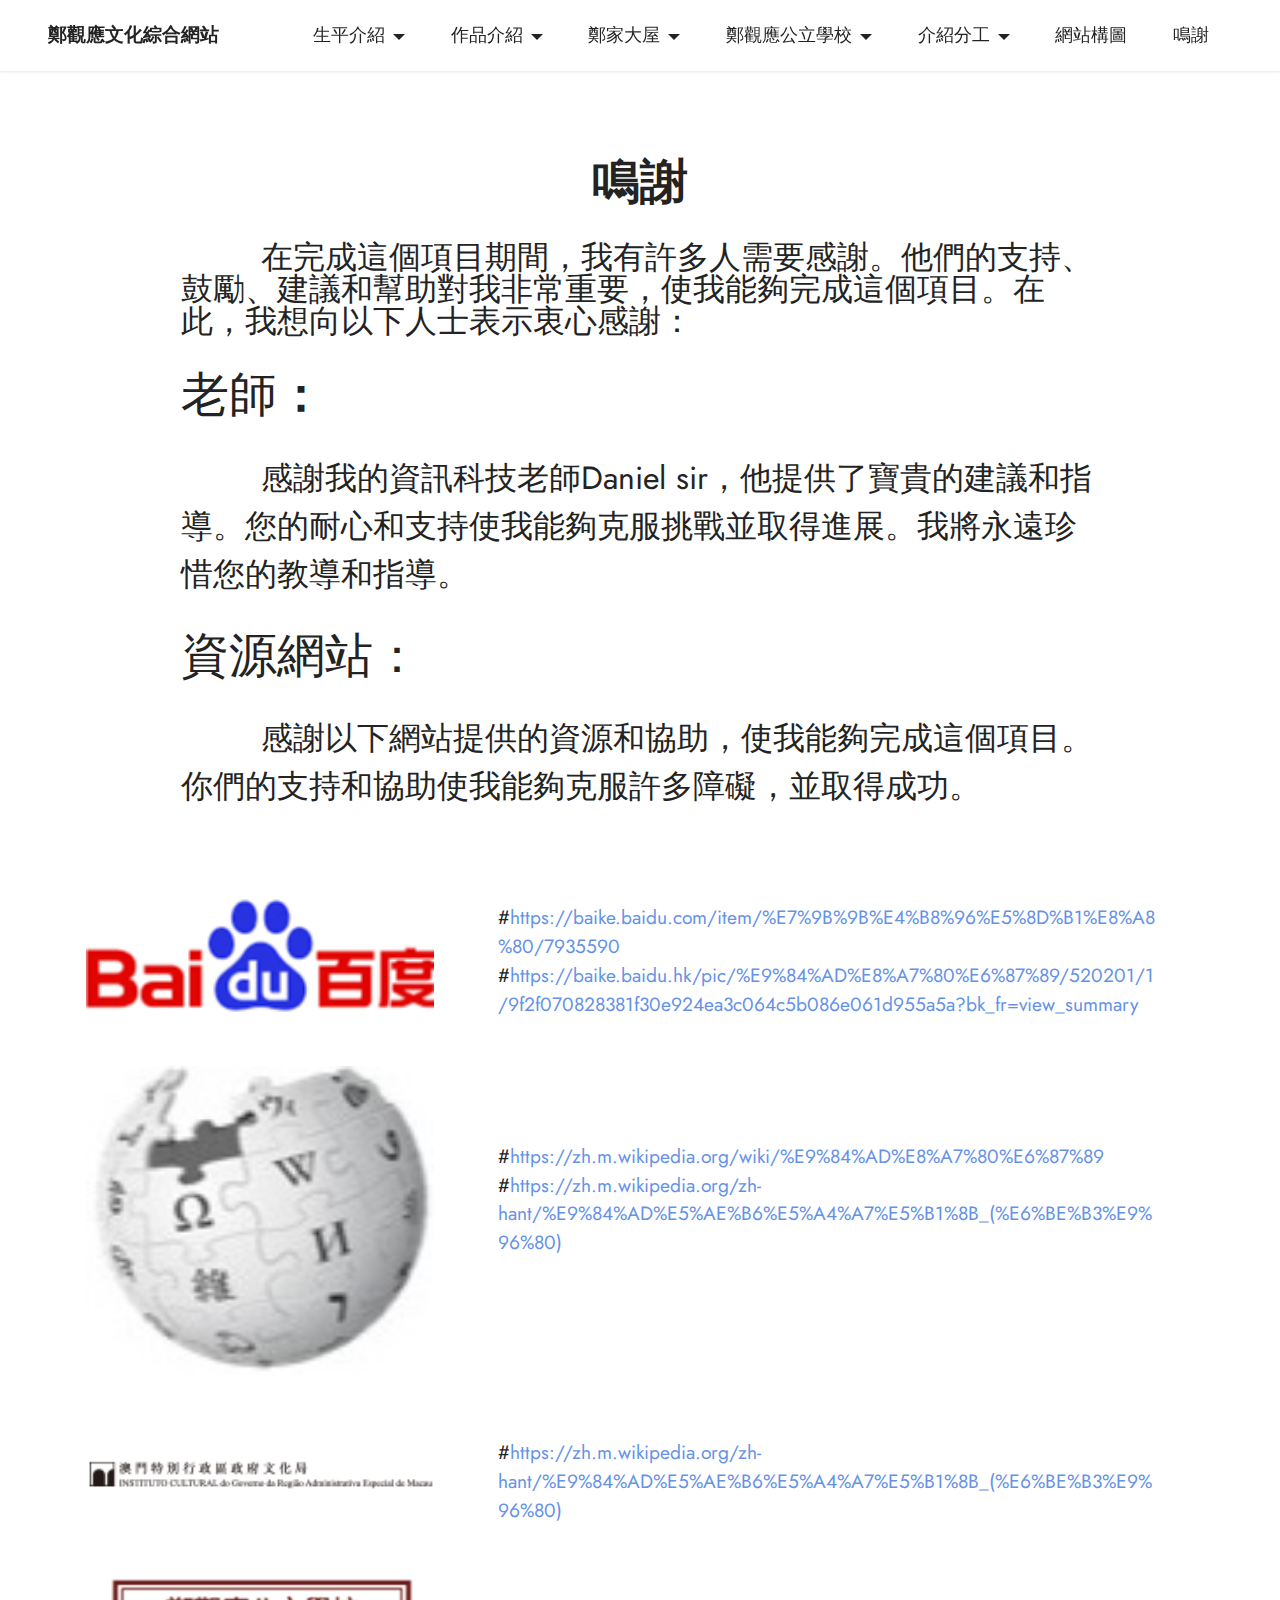
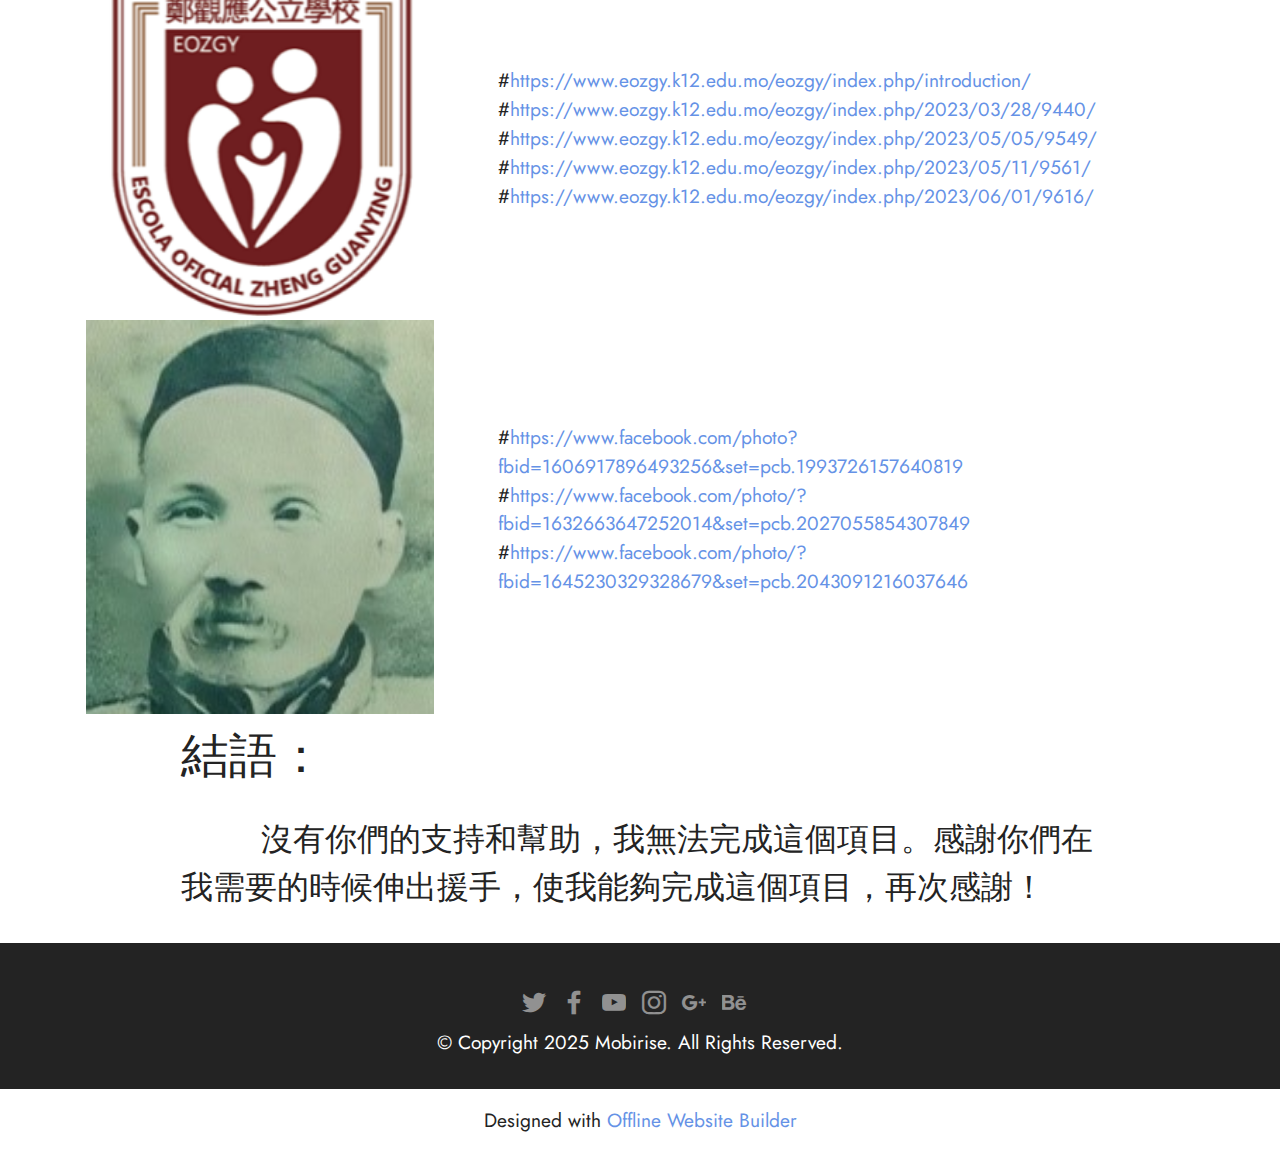
<file: page3.html>
<!DOCTYPE html>
<html  >
<head>
  <!-- Site made with Mobirise Website Builder v5.8.4, https://mobirise.com -->
  <meta charset="UTF-8">
  <meta http-equiv="X-UA-Compatible" content="IE=edge">
  <meta name="generator" content="Mobirise v5.8.4, mobirise.com">
  <meta name="viewport" content="width=device-width, initial-scale=1, minimum-scale=1">
  <link rel="shortcut icon" href="assets/images/logo.png" type="image/x-icon">
  <meta name="description" content="">
  
  
  <title>鳴謝</title>
  <link rel="stylesheet" href="assets/bootstrap/css/bootstrap.min.css">
  <link rel="stylesheet" href="assets/bootstrap/css/bootstrap-grid.min.css">
  <link rel="stylesheet" href="assets/bootstrap/css/bootstrap-reboot.min.css">
  <link rel="stylesheet" href="assets/dropdown/css/style.css">
  <link rel="stylesheet" href="assets/socicon/css/styles.css">
  <link rel="stylesheet" href="assets/theme/css/style.css">
  <link rel="preload" href="https://fonts.googleapis.com/css?family=Jost:100,200,300,400,500,600,700,800,900,100i,200i,300i,400i,500i,600i,700i,800i,900i&display=swap" as="style" onload="this.onload=null;this.rel='stylesheet'">
  <noscript><link rel="stylesheet" href="https://fonts.googleapis.com/css?family=Jost:100,200,300,400,500,600,700,800,900,100i,200i,300i,400i,500i,600i,700i,800i,900i&display=swap"></noscript>
  <link rel="preload" as="style" href="assets/mobirise/css/mbr-additional.css"><link rel="stylesheet" href="assets/mobirise/css/mbr-additional.css" type="text/css">

  
  
  
</head>
<body>
  
  <section data-bs-version="5.1" class="menu menu1 cid-tFeDP65XeI" once="menu" id="menu1-d">
    

    <nav class="navbar navbar-dropdown navbar-fixed-top navbar-expand-lg">
        <div class="container-fluid">
            <div class="navbar-brand">
                
                <span class="navbar-caption-wrap"><a class="navbar-caption text-black display-7" href="index.html">鄭觀應文化綜合網站</a></span>
            </div>
            <button class="navbar-toggler" type="button" data-toggle="collapse" data-bs-toggle="collapse" data-target="#navbarSupportedContent" data-bs-target="#navbarSupportedContent" aria-controls="navbarNavAltMarkup" aria-expanded="false" aria-label="Toggle navigation">
                <div class="hamburger">
                    <span></span>
                    <span></span>
                    <span></span>
                    <span></span>
                </div>
            </button>
            <div class="collapse navbar-collapse" id="navbarSupportedContent">
                <ul class="navbar-nav nav-dropdown nav-right" data-app-modern-menu="true"><li class="nav-item dropdown"><a class="nav-link link dropdown-toggle text-black display-4" href="https://mobiri.se" data-toggle="dropdown-submenu" data-bs-toggle="dropdown" data-bs-auto-close="outside" aria-expanded="false">生平介紹</a><div class="dropdown-menu" aria-labelledby="dropdown-638"><div class="dropdown"><a class="dropdown-item dropdown-toggle text-black display-4" href="https://mobiri.se" data-toggle="dropdown-submenu" data-bs-toggle="dropdown" data-bs-auto-close="outside" aria-expanded="false">鄭觀應</a><div class="dropdown-menu dropdown-submenu" aria-labelledby="dropdown-447"><a class="dropdown-item text-black text-primary display-4" href="page8.html#content4-1f">青年</a><a class="dropdown-item text-black text-primary display-4" href="page8.html#image2-1h">中年</a><a class="dropdown-item text-black text-primary display-4" href="page8.html#image1-1g">老年</a></div></div></div></li>
                    <li class="nav-item dropdown"><a class="nav-link link dropdown-toggle text-black display-4" href="https://mobiri.se" data-toggle="dropdown-submenu" data-bs-toggle="dropdown" data-bs-auto-close="outside" aria-expanded="false">作品介紹</a><div class="dropdown-menu" aria-labelledby="dropdown-995"><div class="dropdown"><a class="dropdown-item dropdown-toggle text-black display-4" href="https://mobiri.se" data-toggle="dropdown-submenu" data-bs-toggle="dropdown" data-bs-auto-close="outside" aria-expanded="false">盛世危言</a><div class="dropdown-menu dropdown-submenu" aria-labelledby="dropdown-226"><a class="dropdown-item text-black display-4" href="page4.html">簡介</a><a class="dropdown-item text-black display-4" href="page6.html">内容</a><a class="dropdown-item text-black display-4" href="page6.html#content4-10">影響</a></div></div></div></li>
                    <li class="nav-item dropdown"><a class="nav-link link dropdown-toggle text-black display-4" href="https://mobiri.se" data-toggle="dropdown-submenu" data-bs-toggle="dropdown" data-bs-auto-close="outside" aria-expanded="false">鄭家大屋</a><div class="dropdown-menu" aria-labelledby="dropdown-818"><a class="dropdown-item text-black show text-primary display-4" href="page9.html" aria-expanded="false">歷史</a><a class="dropdown-item text-black text-primary display-4" href="page2.html">建築風格</a></div>
                    </li><li class="nav-item dropdown"><a class="nav-link link dropdown-toggle text-black display-4" href="https://mobiri.se" data-toggle="dropdown-submenu" data-bs-toggle="dropdown" data-bs-auto-close="outside" aria-expanded="false">鄭觀應公立學校</a><div class="dropdown-menu" aria-labelledby="dropdown-113"><a class="dropdown-item text-black text-primary display-4" href="page10.html" aria-expanded="false">成立和校區</a><a class="dropdown-item text-black show text-primary display-4" href="page11.html">校訓</a><a class="dropdown-item text-black show text-primary display-4" href="page12.html">三文四語</a></div></li><li class="nav-item dropdown"><a class="nav-link link dropdown-toggle text-black show display-4" href="https://mobiri.se" data-toggle="dropdown-submenu" data-bs-toggle="dropdown" data-bs-auto-close="outside" aria-expanded="false">介紹分工</a><div class="dropdown-menu show" aria-labelledby="dropdown-772" data-bs-popper="none"><a class="dropdown-item text-black display-4" href="page5.html#team2-p">我們及分工</a><a class="dropdown-item text-black display-4" href="page5.html#contacts1-r">聯繫我們</a></div></li><li class="nav-item"><a class="nav-link link text-black display-4" href="page1.html" aria-expanded="false">網站構圖</a></li><li class="nav-item"><a class="nav-link link show text-black display-4" href="page3.html" aria-expanded="false">鳴謝</a></li></ul>
                
                
            </div>
        </div>
    </nav>
</section>

<section data-bs-version="5.1" class="content4 cid-tGbgIDwbBO" id="content4-g">
    

    
    
    <div class="container">
        <div class="row justify-content-center">
            <div class="title col-md-12 col-lg-10">
                <h3 class="mbr-section-title mbr-fonts-style align-center mb-4 display-2">
                    <strong>鳴謝</strong></h3>
                <h4 class="mbr-section-subtitle align-center mbr-fonts-style mb-4 display-5"><p>&nbsp; &nbsp; &nbsp; &nbsp; 在完成這個項目期間，我有許多人需要感謝。他們的支持、鼓勵、建議和幫助對我非常重要，使我能夠完成這個項目。在此，我想向以下人士表示衷心感謝：</p></h4>
                
            </div>
        </div>
    </div>
</section>

<section data-bs-version="5.1" class="content4 cid-tGbgUyaars" id="content4-h">
    

    
    
    <div class="container">
        <div class="row justify-content-center">
            <div class="title col-md-12 col-lg-10">
                <h3 class="mbr-section-title mbr-fonts-style align-center mb-4 display-2">老師<strong>：</strong></h3>
                <h4 class="mbr-section-subtitle align-center mbr-fonts-style mb-4 display-5"><div>&nbsp;&nbsp;&nbsp;&nbsp;&nbsp;&nbsp;&nbsp;&nbsp;感謝我的資訊科技老師Daniel sir，他提供了寶貴的建議和指導。您的耐心和支持使我能夠克服挑戰並取得進展。我將永遠珍惜您的教導和指導。</div></h4>
                
            </div>
        </div>
    </div>
</section>

<section data-bs-version="5.1" class="content4 cid-tGbhj5thWL" id="content4-i">
    

    
    
    <div class="container">
        <div class="row justify-content-center">
            <div class="title col-md-12 col-lg-10">
                <h3 class="mbr-section-title mbr-fonts-style align-center mb-4 display-2">資源網站：</h3>
                <h4 class="mbr-section-subtitle align-center mbr-fonts-style mb-4 display-5"><div>&nbsp; &nbsp; &nbsp; &nbsp; 感謝以下網站提供的資源和協助，使我能夠完成這個項目。你們的支持和協助使我能夠克服許多障礙，並取得成功。</div></h4>
                
            </div>
        </div>
    </div>
</section>

<section data-bs-version="5.1" class="image1 cid-tGbHH1dTQ2" id="image1-11">
    

    
    

    <div class="container">
        <div class="row align-items-center">
            <div class="col-12 col-lg-4">
                <div class="image-wrapper">
                    <img src="assets/images/1-6.png" alt="Mobirise Website Builder">
                    
                </div>
            </div>
            <div class="col-12 col-lg">
                <div class="text-wrapper">
                    
                    <p class="mbr-text mbr-fonts-style display-7"><a href="https://baike.baidu.hk/pic/%E9%84%AD%E8%A7%80%E6%87%89/520201/1/9f2f070828381f30e924ea3c064c5b086e061d955a5a?bk_fr=view_summary" class="text-primary"><br></a>#<a href="https://baike.baidu.com/item/%E7%9B%9B%E4%B8%96%E5%8D%B1%E8%A8%80/7935590" class="text-primary">https://baike.baidu.com/item/%E7%9B%9B%E4%B8%96%E5%8D%B1%E8%A8%80/7935590</a><br>#<a href="https://baike.baidu.hk/pic/%E9%84%AD%E8%A7%80%E6%87%89/520201/1/9f2f070828381f30e924ea3c064c5b086e061d955a5a?bk_fr=view_summary" class="text-primary">https://baike.baidu.hk/pic/%E9%84%AD%E8%A7%80%E6%87%89/520201/1/9f2f070828381f30e924ea3c064c5b086e061d955a5a?bk_fr=view_summary</a></p>
                </div>
            </div>
        </div>
    </div>
</section>

<section data-bs-version="5.1" class="image1 cid-tGbIEdXWwr" id="image1-12">
    

    
    

    <div class="container">
        <div class="row align-items-center">
            <div class="col-12 col-lg-4">
                <div class="image-wrapper">
                    <img src="assets/images/4-1.jpeg" alt="Mobirise Website Builder">
                    
                </div>
            </div>
            <div class="col-12 col-lg">
                <div class="text-wrapper">
                    
                    <p class="mbr-text mbr-fonts-style display-7">#<a href="https://zh.m.wikipedia.org/wiki/%E9%84%AD%E8%A7%80%E6%87%89" class="text-primary">https://zh.m.wikipedia.org/wiki/%E9%84%AD%E8%A7%80%E6%87%89</a><br>#<a href="https://zh.m.wikipedia.org/zh-hant/%E9%84%AD%E5%AE%B6%E5%A4%A7%E5%B1%8B_(%E6%BE%B3%E9%96%80)" class="text-primary">https://zh.m.wikipedia.org/zh-hant/%E9%84%AD%E5%AE%B6%E5%A4%A7%E5%B1%8B_(%E6%BE%B3%E9%96%80)</a><a href="https://zh.m.wikipedia.org/wiki/%E9%84%AD%E8%A7%80%E6%87%89" class="text-primary"><br></a><br></p>
                </div>
            </div>
        </div>
    </div>
</section>

<section data-bs-version="5.1" class="image1 cid-tGbPCrqHhd" id="image1-1i">
    

    
    

    <div class="container">
        <div class="row align-items-center">
            <div class="col-12 col-lg-4">
                <div class="image-wrapper">
                    <img src="assets/images/iclogo.png" alt="Mobirise Website Builder">
                    
                </div>
            </div>
            <div class="col-12 col-lg">
                <div class="text-wrapper">
                    
                    <p class="mbr-text mbr-fonts-style display-7"><a href="https://baike.baidu.hk/pic/%E9%84%AD%E8%A7%80%E6%87%89/520201/1/9f2f070828381f30e924ea3c064c5b086e061d955a5a?bk_fr=view_summary" class="text-primary"><br></a>#<a href="https://zh.m.wikipedia.org/zh-hant/%E9%84%AD%E5%AE%B6%E5%A4%A7%E5%B1%8B_(%E6%BE%B3%E9%96%80)" class="text-primary">https://zh.m.wikipedia.org/zh-hant/%E9%84%AD%E5%AE%B6%E5%A4%A7%E5%B1%8B_(%E6%BE%B3%E9%96%80)</a></p>
                </div>
            </div>
        </div>
    </div>
</section>

<section data-bs-version="5.1" class="image1 cid-tGcaitIDQb" id="image1-20">
    

    
    

    <div class="container">
        <div class="row align-items-center">
            <div class="col-12 col-lg-4">
                <div class="image-wrapper">
                    <img src="assets/images/12.png" alt="Mobirise Website Builder">
                    
                </div>
            </div>
            <div class="col-12 col-lg">
                <div class="text-wrapper">
                    
                    <p class="mbr-text mbr-fonts-style display-7">#<a href="https://www.eozgy.k12.edu.mo/eozgy/index.php/introduction/" class="text-primary">https://www.eozgy.k12.edu.mo/eozgy/index.php/introduction/</a><br>#<a href="https://www.eozgy.k12.edu.mo/eozgy/index.php/2023/03/28/9440/" class="text-primary">https://www.eozgy.k12.edu.mo/eozgy/index.php/2023/03/28/9440/</a><br>#<a href="https://www.eozgy.k12.edu.mo/eozgy/index.php/2023/05/05/9549/" class="text-primary">https://www.eozgy.k12.edu.mo/eozgy/index.php/2023/05/05/9549/</a><br>#<a href="https://www.eozgy.k12.edu.mo/eozgy/index.php/2023/05/11/9561/" class="text-primary">https://www.eozgy.k12.edu.mo/eozgy/index.php/2023/05/11/9561/</a><br>#<a href="https://www.eozgy.k12.edu.mo/eozgy/index.php/2023/06/01/9616/" class="text-primary">https://www.eozgy.k12.edu.mo/eozgy/index.php/2023/06/01/9616/</a></p>
                </div>
            </div>
        </div>
    </div>
</section>

<section data-bs-version="5.1" class="image1 cid-tGcbumwoYk" id="image1-21">
    

    
    

    <div class="container">
        <div class="row align-items-center">
            <div class="col-12 col-lg-4">
                <div class="image-wrapper">
                    <img src="assets/images/1.jpeg" alt="Mobirise Website Builder">
                    
                </div>
            </div>
            <div class="col-12 col-lg">
                <div class="text-wrapper">
                    
                    <p class="mbr-text mbr-fonts-style display-7">#<a href="https://www.eozgy.k12.edu.mo/eozgy/index.php/introduction/" class="text-primary">https://www.facebook.com/photo?fbid=1606917896493256&amp;set=pcb.1993726157640819</a><br>#<a href="https://www.facebook.com/photo/?fbid=1632663647252014&set=pcb.2027055854307849" class="text-primary">https://www.facebook.com/photo/?fbid=1632663647252014&amp;set=pcb.2027055854307849</a><br>#<a href="https://www.facebook.com/photo/?fbid=1645230329328679&set=pcb.2043091216037646" class="text-primary">https://www.facebook.com/photo/?fbid=1645230329328679&amp;set=pcb.2043091216037646</a></p>
                </div>
            </div>
        </div>
    </div>
</section>

<section data-bs-version="5.1" class="content4 cid-tGbicb2XiZ" id="content4-j">
    

    
    
    <div class="container">
        <div class="row justify-content-center">
            <div class="title col-md-12 col-lg-10">
                <h3 class="mbr-section-title mbr-fonts-style align-center mb-4 display-2">結語：</h3>
                <h4 class="mbr-section-subtitle align-center mbr-fonts-style mb-4 display-5"><div>&nbsp;&nbsp;&nbsp;&nbsp;&nbsp;&nbsp;&nbsp;&nbsp;沒有你們的支持和幫助，我無法完成這個項目。<span style="font-size: 2rem;">感謝你們在我需要的時候伸出援手，使我能夠完成這個項目，再次感謝！</span></div></h4>
                
            </div>
        </div>
    </div>
</section>

<section data-bs-version="5.1" class="footer3 cid-tFeGIdfQRA" once="footers" id="footer3-e">

    

    

    <div class="container">
        <div class="media-container-row align-center mbr-white">
            <div class="row row-links">
                <ul class="foot-menu">
                    
                    
                    
                    
                    
                <li class="foot-menu-item mbr-fonts-style display-7"></li><li class="foot-menu-item mbr-fonts-style display-7"></li><li class="foot-menu-item mbr-fonts-style display-7"></li><li class="foot-menu-item mbr-fonts-style display-7"></li><li class="foot-menu-item mbr-fonts-style display-7"></li></ul>
            </div>
            <div class="row social-row">
                <div class="social-list align-right pb-2">
                    
                    
                    
                    
                    
                    
                <div class="soc-item">
                        <a href="https://twitter.com/mobirise" target="_blank">
                            <span class="socicon-twitter socicon mbr-iconfont mbr-iconfont-social"></span>
                        </a>
                    </div><div class="soc-item">
                        <a href="https://www.facebook.com/pages/Mobirise/1616226671953247" target="_blank">
                            <span class="socicon-facebook socicon mbr-iconfont mbr-iconfont-social"></span>
                        </a>
                    </div><div class="soc-item">
                        <a href="https://www.youtube.com/c/mobirise" target="_blank">
                            <span class="socicon-youtube socicon mbr-iconfont mbr-iconfont-social"></span>
                        </a>
                    </div><div class="soc-item">
                        <a href="https://instagram.com/mobirise" target="_blank">
                            <span class="socicon-instagram socicon mbr-iconfont mbr-iconfont-social"></span>
                        </a>
                    </div><div class="soc-item">
                        <a href="https://plus.google.com/u/0/+Mobirise" target="_blank">
                            <span class="socicon-googleplus socicon mbr-iconfont mbr-iconfont-social"></span>
                        </a>
                    </div><div class="soc-item">
                        <a href="https://www.behance.net/Mobirise" target="_blank">
                            <span class="socicon-behance socicon mbr-iconfont mbr-iconfont-social"></span>
                        </a>
                    </div></div>
            </div>
            <div class="row row-copirayt">
                <p class="mbr-text mb-0 mbr-fonts-style mbr-white align-center display-7">
                    © Copyright 2025 Mobirise. All Rights Reserved.
                </p>
            </div>
        </div>
    </div>
</section><section class="display-7" style="padding: 0;align-items: center;justify-content: center;flex-wrap: wrap;    align-content: center;display: flex;position: relative;height: 4rem;"><a href="https://mobiri.se/2888951" style="flex: 1 1;height: 4rem;position: absolute;width: 100%;z-index: 1;"><img alt="" style="height: 4rem;" src="[data-uri]"></a><p style="margin: 0;text-align: center;" class="display-7">Designed with &#8204;</p><a style="z-index:1" href="https://mobirise.com/offline-website-builder.html">Offline Website Builder</a></section><script src="assets/bootstrap/js/bootstrap.bundle.min.js"></script>  <script src="assets/smoothscroll/smooth-scroll.js"></script>  <script src="assets/ytplayer/index.js"></script>  <script src="assets/dropdown/js/navbar-dropdown.js"></script>  <script src="assets/theme/js/script.js"></script>  
  
  
</body>
</html>
</file>
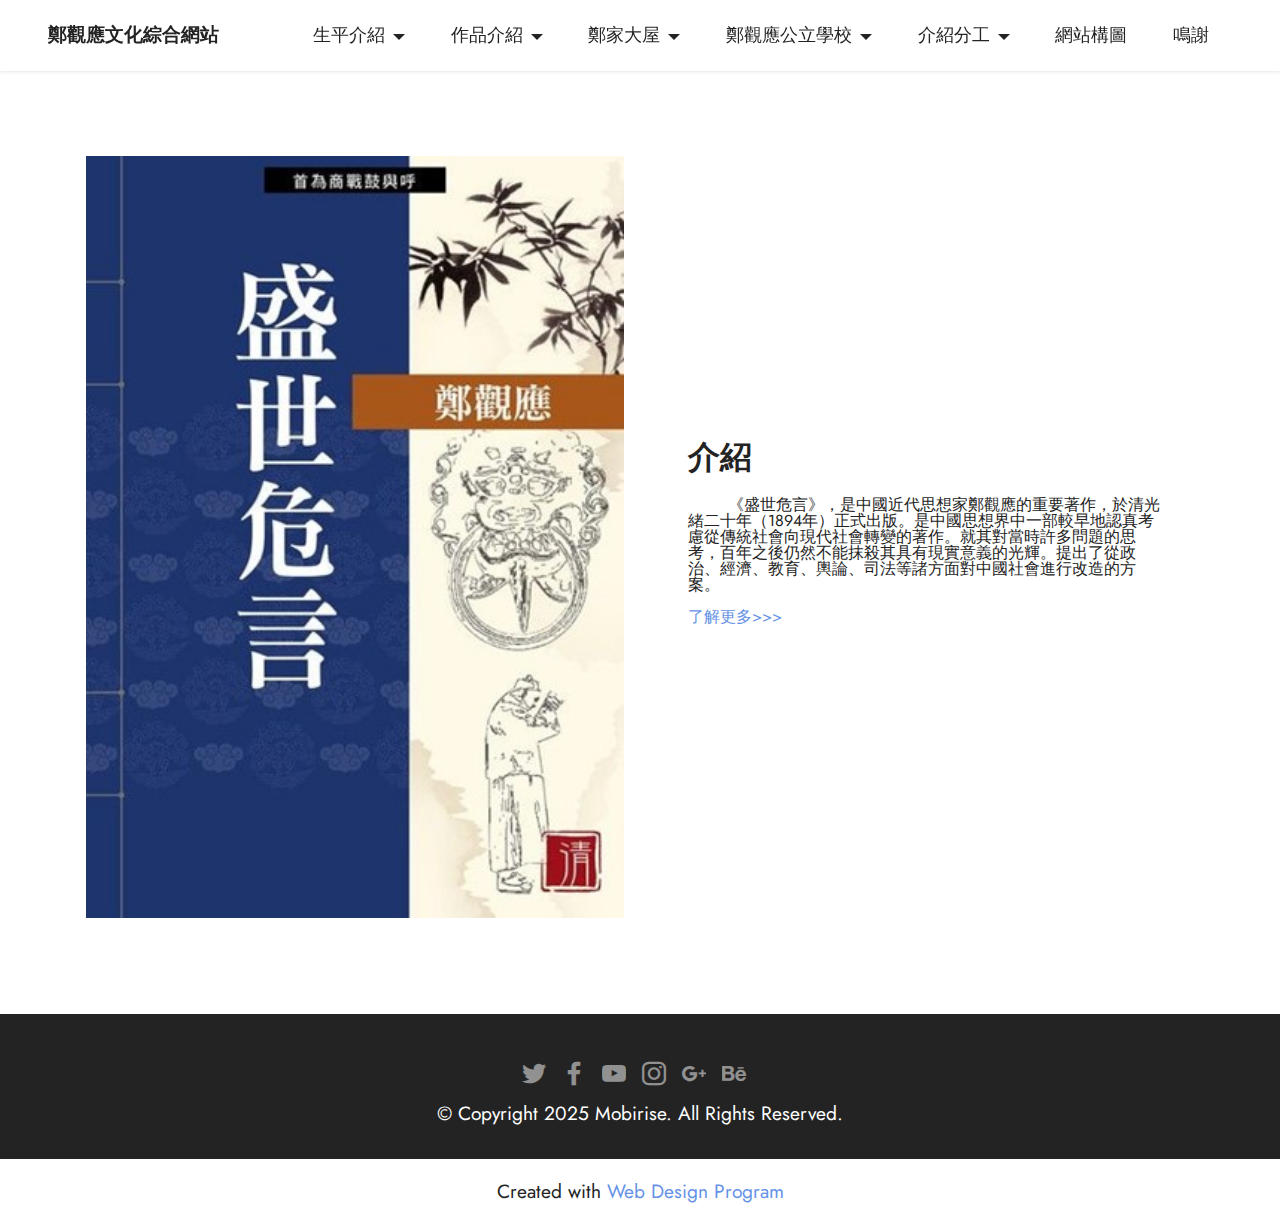
<file: page4.html>
<!DOCTYPE html>
<html  >
<head>
  <!-- Site made with Mobirise Website Builder v5.8.4, https://mobirise.com -->
  <meta charset="UTF-8">
  <meta http-equiv="X-UA-Compatible" content="IE=edge">
  <meta name="generator" content="Mobirise v5.8.4, mobirise.com">
  <meta name="viewport" content="width=device-width, initial-scale=1, minimum-scale=1">
  <link rel="shortcut icon" href="assets/images/logo.png" type="image/x-icon">
  <meta name="description" content="">
  
  
  <title>盛世危言簡介</title>
  <link rel="stylesheet" href="assets/bootstrap/css/bootstrap.min.css">
  <link rel="stylesheet" href="assets/bootstrap/css/bootstrap-grid.min.css">
  <link rel="stylesheet" href="assets/bootstrap/css/bootstrap-reboot.min.css">
  <link rel="stylesheet" href="assets/dropdown/css/style.css">
  <link rel="stylesheet" href="assets/socicon/css/styles.css">
  <link rel="stylesheet" href="assets/theme/css/style.css">
  <link rel="preload" href="https://fonts.googleapis.com/css?family=Jost:100,200,300,400,500,600,700,800,900,100i,200i,300i,400i,500i,600i,700i,800i,900i&display=swap" as="style" onload="this.onload=null;this.rel='stylesheet'">
  <noscript><link rel="stylesheet" href="https://fonts.googleapis.com/css?family=Jost:100,200,300,400,500,600,700,800,900,100i,200i,300i,400i,500i,600i,700i,800i,900i&display=swap"></noscript>
  <link rel="preload" as="style" href="assets/mobirise/css/mbr-additional.css"><link rel="stylesheet" href="assets/mobirise/css/mbr-additional.css" type="text/css">

  
  
  
</head>
<body>
  
  <section data-bs-version="5.1" class="menu menu1 cid-tFeDP65XeI" once="menu" id="menu1-k">
    

    <nav class="navbar navbar-dropdown navbar-fixed-top navbar-expand-lg">
        <div class="container-fluid">
            <div class="navbar-brand">
                
                <span class="navbar-caption-wrap"><a class="navbar-caption text-black display-7" href="index.html">鄭觀應文化綜合網站</a></span>
            </div>
            <button class="navbar-toggler" type="button" data-toggle="collapse" data-bs-toggle="collapse" data-target="#navbarSupportedContent" data-bs-target="#navbarSupportedContent" aria-controls="navbarNavAltMarkup" aria-expanded="false" aria-label="Toggle navigation">
                <div class="hamburger">
                    <span></span>
                    <span></span>
                    <span></span>
                    <span></span>
                </div>
            </button>
            <div class="collapse navbar-collapse" id="navbarSupportedContent">
                <ul class="navbar-nav nav-dropdown nav-right" data-app-modern-menu="true"><li class="nav-item dropdown"><a class="nav-link link dropdown-toggle text-black display-4" href="https://mobiri.se" data-toggle="dropdown-submenu" data-bs-toggle="dropdown" data-bs-auto-close="outside" aria-expanded="false">生平介紹</a><div class="dropdown-menu" aria-labelledby="dropdown-638"><div class="dropdown"><a class="dropdown-item dropdown-toggle text-black display-4" href="https://mobiri.se" data-toggle="dropdown-submenu" data-bs-toggle="dropdown" data-bs-auto-close="outside" aria-expanded="false">鄭觀應</a><div class="dropdown-menu dropdown-submenu" aria-labelledby="dropdown-447"><a class="dropdown-item text-black text-primary display-4" href="page8.html#content4-1f">青年</a><a class="dropdown-item text-black text-primary display-4" href="page8.html#image2-1h">中年</a><a class="dropdown-item text-black text-primary display-4" href="page8.html#image1-1g">老年</a></div></div></div></li>
                    <li class="nav-item dropdown"><a class="nav-link link dropdown-toggle text-black display-4" href="https://mobiri.se" data-toggle="dropdown-submenu" data-bs-toggle="dropdown" data-bs-auto-close="outside" aria-expanded="false">作品介紹</a><div class="dropdown-menu" aria-labelledby="dropdown-995"><div class="dropdown"><a class="dropdown-item dropdown-toggle text-black display-4" href="https://mobiri.se" data-toggle="dropdown-submenu" data-bs-toggle="dropdown" data-bs-auto-close="outside" aria-expanded="false">盛世危言</a><div class="dropdown-menu dropdown-submenu" aria-labelledby="dropdown-226"><a class="dropdown-item text-black display-4" href="page4.html">簡介</a><a class="dropdown-item text-black display-4" href="page6.html">内容</a><a class="dropdown-item text-black display-4" href="page6.html#content4-10">影響</a></div></div></div></li>
                    <li class="nav-item dropdown"><a class="nav-link link dropdown-toggle text-black display-4" href="https://mobiri.se" data-toggle="dropdown-submenu" data-bs-toggle="dropdown" data-bs-auto-close="outside" aria-expanded="false">鄭家大屋</a><div class="dropdown-menu" aria-labelledby="dropdown-818"><a class="dropdown-item text-black show text-primary display-4" href="page9.html" aria-expanded="false">歷史</a><a class="dropdown-item text-black text-primary display-4" href="page2.html">建築風格</a></div>
                    </li><li class="nav-item dropdown"><a class="nav-link link dropdown-toggle text-black display-4" href="https://mobiri.se" data-toggle="dropdown-submenu" data-bs-toggle="dropdown" data-bs-auto-close="outside" aria-expanded="false">鄭觀應公立學校</a><div class="dropdown-menu" aria-labelledby="dropdown-113"><a class="dropdown-item text-black text-primary display-4" href="page10.html" aria-expanded="false">成立和校區</a><a class="dropdown-item text-black show text-primary display-4" href="page11.html">校訓</a><a class="dropdown-item text-black show text-primary display-4" href="page12.html">三文四語</a></div></li><li class="nav-item dropdown"><a class="nav-link link dropdown-toggle text-black show display-4" href="https://mobiri.se" data-toggle="dropdown-submenu" data-bs-toggle="dropdown" data-bs-auto-close="outside" aria-expanded="false">介紹分工</a><div class="dropdown-menu show" aria-labelledby="dropdown-772" data-bs-popper="none"><a class="dropdown-item text-black display-4" href="page5.html#team2-p">我們及分工</a><a class="dropdown-item text-black display-4" href="page5.html#contacts1-r">聯繫我們</a></div></li><li class="nav-item"><a class="nav-link link text-black display-4" href="page1.html" aria-expanded="false">網站構圖</a></li><li class="nav-item"><a class="nav-link link show text-black display-4" href="page3.html" aria-expanded="false">鳴謝</a></li></ul>
                
                
            </div>
        </div>
    </nav>
</section>

<section data-bs-version="5.1" class="image1 cid-tGbjV6pjRb" id="image1-m">
    

    
    

    <div class="container">
        <div class="row align-items-center">
            <div class="col-12 col-lg-6">
                <div class="image-wrapper">
                    <img src="assets/images/2.jpg" alt="Mobirise Website Builder">
                    
                </div>
            </div>
            <div class="col-12 col-lg">
                <div class="text-wrapper">
                    <h3 class="mbr-section-title mbr-fonts-style mb-3 display-5">
                        <strong>介紹</strong></h3>
                    <p class="mbr-text mbr-fonts-style display-7"></p><p>&nbsp;&nbsp;&nbsp;&nbsp;&nbsp;&nbsp;&nbsp;&nbsp;《盛世危言》，是中國近代思想家鄭觀應的重要著作，於清光緒二十年（1894年）正式出版。是中國思想界中一部較早地認真考慮從傳統社會向現代社會轉變的著作。就其對當時許多問題的思考，百年之後仍然不能抹殺其具有現實意義的光輝。提出了從政治、經濟、教育、輿論、司法等諸方面對中國社會進行改造的方案。<br></p><p><a href="page6.html#image1-u" class="text-primary">了解更多&gt;&gt;&gt;</a></p>
                </div>
            </div>
        </div>
    </div>
</section>

<section data-bs-version="5.1" class="footer3 cid-tFeGIdfQRA" once="footers" id="footer3-l">

    

    

    <div class="container">
        <div class="media-container-row align-center mbr-white">
            <div class="row row-links">
                <ul class="foot-menu">
                    
                    
                    
                    
                    
                <li class="foot-menu-item mbr-fonts-style display-7"></li><li class="foot-menu-item mbr-fonts-style display-7"></li><li class="foot-menu-item mbr-fonts-style display-7"></li><li class="foot-menu-item mbr-fonts-style display-7"></li><li class="foot-menu-item mbr-fonts-style display-7"></li></ul>
            </div>
            <div class="row social-row">
                <div class="social-list align-right pb-2">
                    
                    
                    
                    
                    
                    
                <div class="soc-item">
                        <a href="https://twitter.com/mobirise" target="_blank">
                            <span class="socicon-twitter socicon mbr-iconfont mbr-iconfont-social"></span>
                        </a>
                    </div><div class="soc-item">
                        <a href="https://www.facebook.com/pages/Mobirise/1616226671953247" target="_blank">
                            <span class="socicon-facebook socicon mbr-iconfont mbr-iconfont-social"></span>
                        </a>
                    </div><div class="soc-item">
                        <a href="https://www.youtube.com/c/mobirise" target="_blank">
                            <span class="socicon-youtube socicon mbr-iconfont mbr-iconfont-social"></span>
                        </a>
                    </div><div class="soc-item">
                        <a href="https://instagram.com/mobirise" target="_blank">
                            <span class="socicon-instagram socicon mbr-iconfont mbr-iconfont-social"></span>
                        </a>
                    </div><div class="soc-item">
                        <a href="https://plus.google.com/u/0/+Mobirise" target="_blank">
                            <span class="socicon-googleplus socicon mbr-iconfont mbr-iconfont-social"></span>
                        </a>
                    </div><div class="soc-item">
                        <a href="https://www.behance.net/Mobirise" target="_blank">
                            <span class="socicon-behance socicon mbr-iconfont mbr-iconfont-social"></span>
                        </a>
                    </div></div>
            </div>
            <div class="row row-copirayt">
                <p class="mbr-text mb-0 mbr-fonts-style mbr-white align-center display-7">
                    © Copyright 2025 Mobirise. All Rights Reserved.
                </p>
            </div>
        </div>
    </div>
</section><section class="display-7" style="padding: 0;align-items: center;justify-content: center;flex-wrap: wrap;    align-content: center;display: flex;position: relative;height: 4rem;"><a href="https://mobiri.se/2888951" style="flex: 1 1;height: 4rem;position: absolute;width: 100%;z-index: 1;"><img alt="" style="height: 4rem;" src="[data-uri]"></a><p style="margin: 0;text-align: center;" class="display-7">Created with &#8204;</p><a style="z-index:1" href="https://mobirise.com/builder/web-design-program.html">Web Design Program</a></section><script src="assets/bootstrap/js/bootstrap.bundle.min.js"></script>  <script src="assets/smoothscroll/smooth-scroll.js"></script>  <script src="assets/ytplayer/index.js"></script>  <script src="assets/dropdown/js/navbar-dropdown.js"></script>  <script src="assets/theme/js/script.js"></script>  
  
  
</body>
</html>
</file>
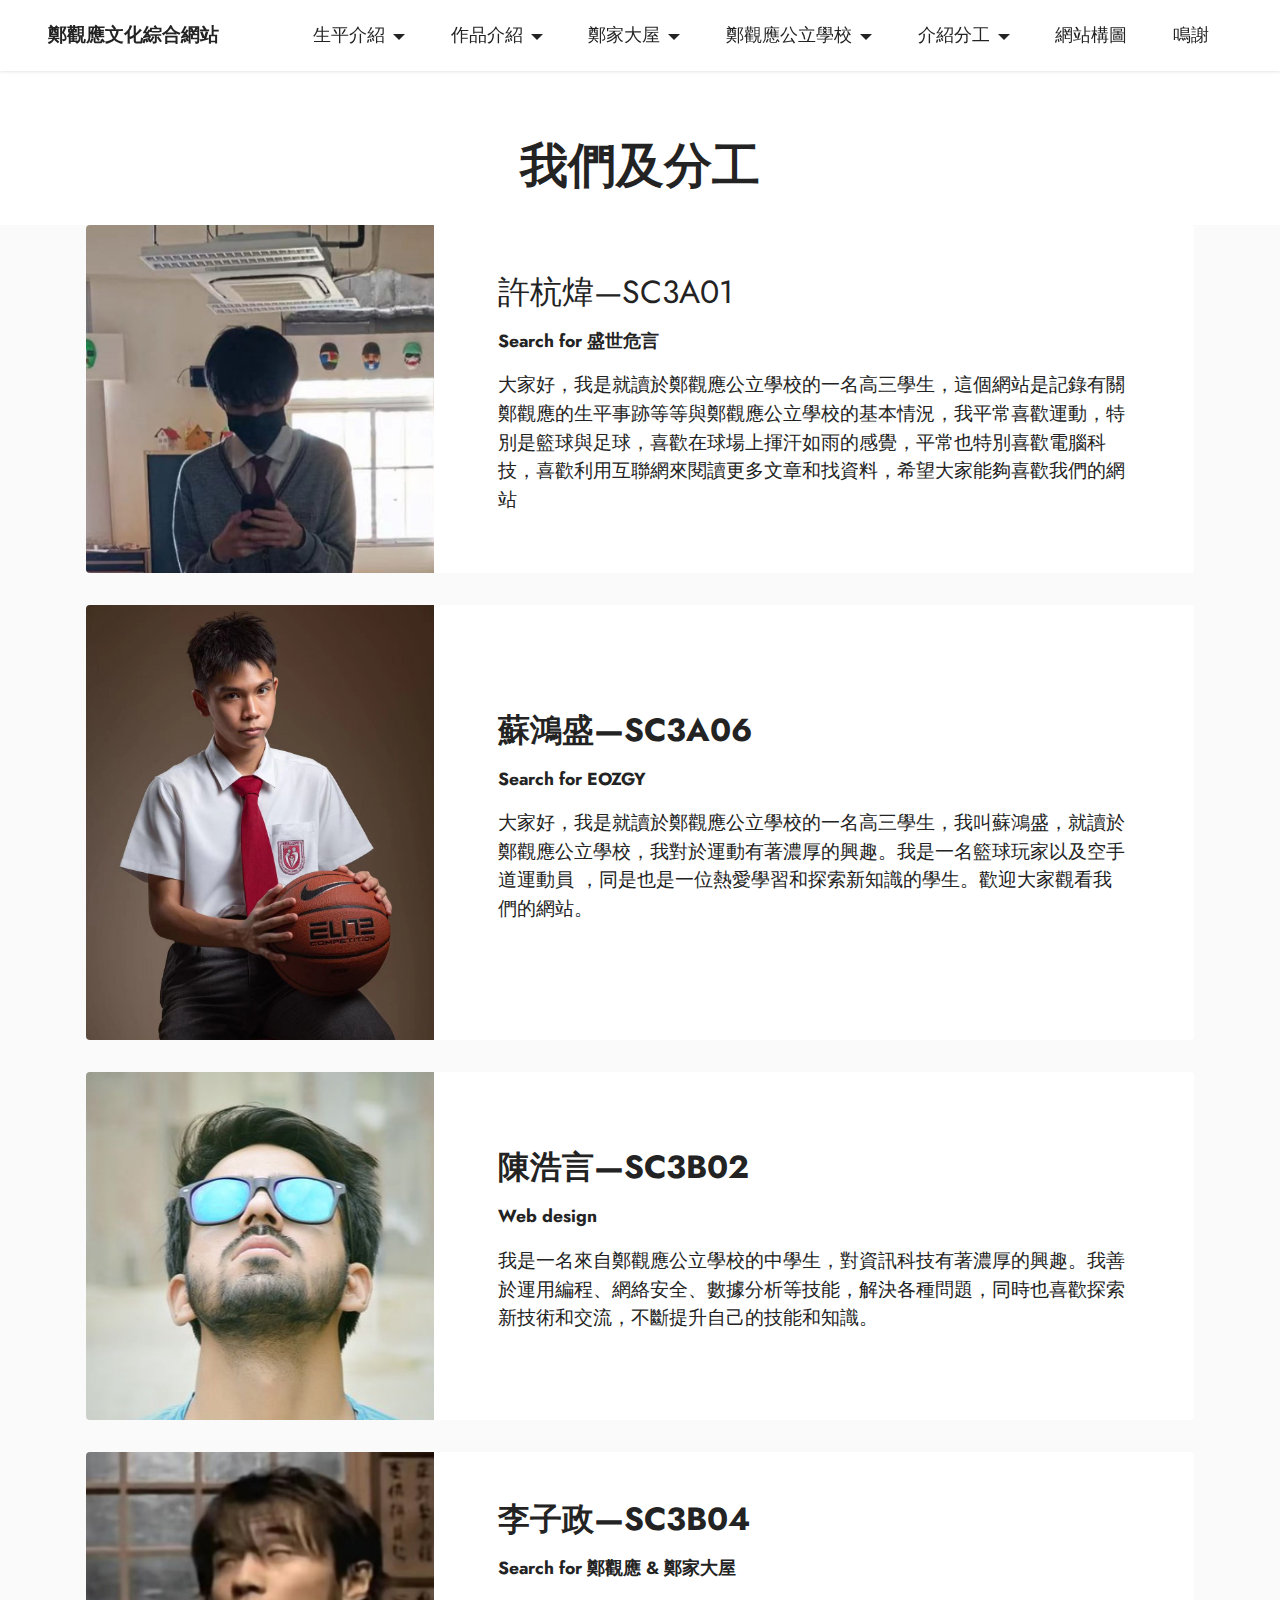
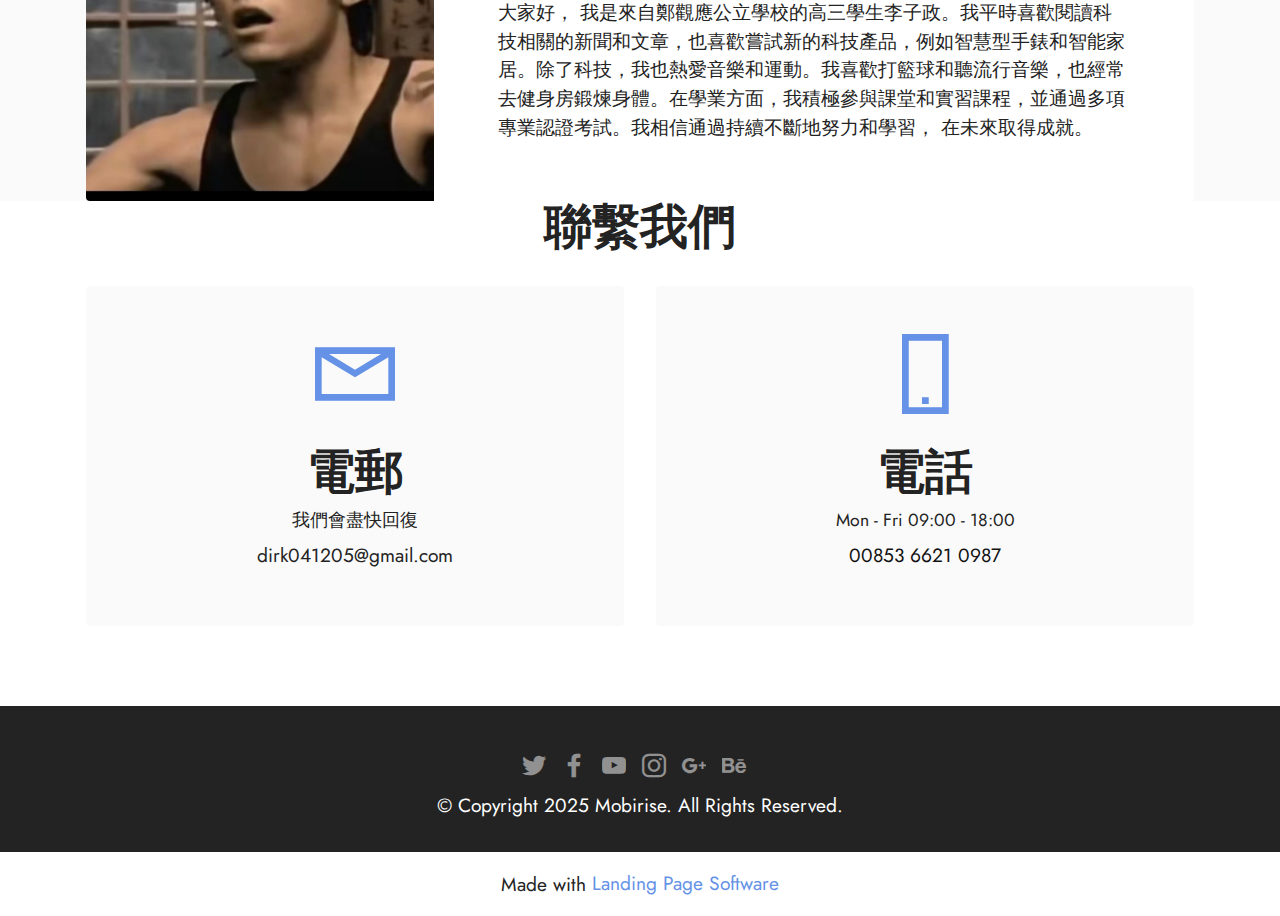
<file: page5.html>
<!DOCTYPE html>
<html  >
<head>
  <!-- Site made with Mobirise Website Builder v5.8.4, https://mobirise.com -->
  <meta charset="UTF-8">
  <meta http-equiv="X-UA-Compatible" content="IE=edge">
  <meta name="generator" content="Mobirise v5.8.4, mobirise.com">
  <meta name="viewport" content="width=device-width, initial-scale=1, minimum-scale=1">
  <link rel="shortcut icon" href="assets/images/logo.png" type="image/x-icon">
  <meta name="description" content="">
  
  
  <title>介紹我們</title>
  <link rel="stylesheet" href="assets/web/assets/mobirise-icons2/mobirise2.css">
  <link rel="stylesheet" href="assets/bootstrap/css/bootstrap.min.css">
  <link rel="stylesheet" href="assets/bootstrap/css/bootstrap-grid.min.css">
  <link rel="stylesheet" href="assets/bootstrap/css/bootstrap-reboot.min.css">
  <link rel="stylesheet" href="assets/dropdown/css/style.css">
  <link rel="stylesheet" href="assets/socicon/css/styles.css">
  <link rel="stylesheet" href="assets/theme/css/style.css">
  <link rel="preload" href="https://fonts.googleapis.com/css?family=Jost:100,200,300,400,500,600,700,800,900,100i,200i,300i,400i,500i,600i,700i,800i,900i&display=swap" as="style" onload="this.onload=null;this.rel='stylesheet'">
  <noscript><link rel="stylesheet" href="https://fonts.googleapis.com/css?family=Jost:100,200,300,400,500,600,700,800,900,100i,200i,300i,400i,500i,600i,700i,800i,900i&display=swap"></noscript>
  <link rel="preload" as="style" href="assets/mobirise/css/mbr-additional.css"><link rel="stylesheet" href="assets/mobirise/css/mbr-additional.css" type="text/css">

  
  
  
</head>
<body>
  
  <section data-bs-version="5.1" class="menu menu1 cid-tFeDP65XeI" once="menu" id="menu1-n">
    

    <nav class="navbar navbar-dropdown navbar-fixed-top navbar-expand-lg">
        <div class="container-fluid">
            <div class="navbar-brand">
                
                <span class="navbar-caption-wrap"><a class="navbar-caption text-black display-7" href="index.html">鄭觀應文化綜合網站</a></span>
            </div>
            <button class="navbar-toggler" type="button" data-toggle="collapse" data-bs-toggle="collapse" data-target="#navbarSupportedContent" data-bs-target="#navbarSupportedContent" aria-controls="navbarNavAltMarkup" aria-expanded="false" aria-label="Toggle navigation">
                <div class="hamburger">
                    <span></span>
                    <span></span>
                    <span></span>
                    <span></span>
                </div>
            </button>
            <div class="collapse navbar-collapse" id="navbarSupportedContent">
                <ul class="navbar-nav nav-dropdown nav-right" data-app-modern-menu="true"><li class="nav-item dropdown"><a class="nav-link link dropdown-toggle text-black display-4" href="https://mobiri.se" data-toggle="dropdown-submenu" data-bs-toggle="dropdown" data-bs-auto-close="outside" aria-expanded="false">生平介紹</a><div class="dropdown-menu" aria-labelledby="dropdown-638"><div class="dropdown"><a class="dropdown-item dropdown-toggle text-black display-4" href="https://mobiri.se" data-toggle="dropdown-submenu" data-bs-toggle="dropdown" data-bs-auto-close="outside" aria-expanded="false">鄭觀應</a><div class="dropdown-menu dropdown-submenu" aria-labelledby="dropdown-447"><a class="dropdown-item text-black text-primary display-4" href="page8.html#content4-1f">青年</a><a class="dropdown-item text-black text-primary display-4" href="page8.html#image2-1h">中年</a><a class="dropdown-item text-black text-primary display-4" href="page8.html#image1-1g">老年</a></div></div></div></li>
                    <li class="nav-item dropdown"><a class="nav-link link dropdown-toggle text-black display-4" href="https://mobiri.se" data-toggle="dropdown-submenu" data-bs-toggle="dropdown" data-bs-auto-close="outside" aria-expanded="false">作品介紹</a><div class="dropdown-menu" aria-labelledby="dropdown-995"><div class="dropdown"><a class="dropdown-item dropdown-toggle text-black display-4" href="https://mobiri.se" data-toggle="dropdown-submenu" data-bs-toggle="dropdown" data-bs-auto-close="outside" aria-expanded="false">盛世危言</a><div class="dropdown-menu dropdown-submenu" aria-labelledby="dropdown-226"><a class="dropdown-item text-black display-4" href="page4.html">簡介</a><a class="dropdown-item text-black display-4" href="page6.html">内容</a><a class="dropdown-item text-black display-4" href="page6.html#content4-10">影響</a></div></div></div></li>
                    <li class="nav-item dropdown"><a class="nav-link link dropdown-toggle text-black display-4" href="https://mobiri.se" data-toggle="dropdown-submenu" data-bs-toggle="dropdown" data-bs-auto-close="outside" aria-expanded="false">鄭家大屋</a><div class="dropdown-menu" aria-labelledby="dropdown-818"><a class="dropdown-item text-black show text-primary display-4" href="page9.html" aria-expanded="false">歷史</a><a class="dropdown-item text-black text-primary display-4" href="page2.html">建築風格</a></div>
                    </li><li class="nav-item dropdown"><a class="nav-link link dropdown-toggle text-black display-4" href="https://mobiri.se" data-toggle="dropdown-submenu" data-bs-toggle="dropdown" data-bs-auto-close="outside" aria-expanded="false">鄭觀應公立學校</a><div class="dropdown-menu" aria-labelledby="dropdown-113"><a class="dropdown-item text-black text-primary display-4" href="page10.html" aria-expanded="false">成立和校區</a><a class="dropdown-item text-black show text-primary display-4" href="page11.html">校訓</a><a class="dropdown-item text-black show text-primary display-4" href="page12.html">三文四語</a></div></li><li class="nav-item dropdown"><a class="nav-link link dropdown-toggle text-black show display-4" href="https://mobiri.se" data-toggle="dropdown-submenu" data-bs-toggle="dropdown" data-bs-auto-close="outside" aria-expanded="false">介紹分工</a><div class="dropdown-menu show" aria-labelledby="dropdown-772" data-bs-popper="none"><a class="dropdown-item text-black display-4" href="page5.html#team2-p">我們及分工</a><a class="dropdown-item text-black display-4" href="page5.html#contacts1-r">聯繫我們</a></div></li><li class="nav-item"><a class="nav-link link text-black display-4" href="page1.html" aria-expanded="false">網站構圖</a></li><li class="nav-item"><a class="nav-link link show text-black display-4" href="page3.html" aria-expanded="false">鳴謝</a></li></ul>
                
                
            </div>
        </div>
    </nav>
</section>

<section data-bs-version="5.1" class="content4 cid-tGbqtam0pP" id="content4-s">
    

    
    
    <div class="container">
        <div class="row justify-content-center">
            <div class="title col-md-12 col-lg-10">
                <h3 class="mbr-section-title mbr-fonts-style align-center mb-4 display-2">
                    <strong>我們及分工</strong></h3>
                
                
            </div>
        </div>
    </div>
</section>

<section data-bs-version="5.1" class="team2 cid-tGblAXQC9Z" xmlns="http://www.w3.org/1999/html" id="team2-p">
    

    
    
    <div class="container">
        <div class="card">
            <div class="card-wrapper">
                <div class="row align-items-center">
                    <div class="col-12 col-md-4">
                        <div class="image-wrapper">
                            <img src="assets/images/65d9f9a9d15c835fdd622bd5f348164.jpeg" alt="Mobirise Website Builder">
                        </div>
                    </div>
                    <div class="col-12 col-md">
                        <div class="card-box">
                            <h5 class="card-title mbr-fonts-style m-0 mb-3 display-5">許杭煒—SC3A01</h5>
                            <h6 class="card-subtitle mbr-fonts-style mb-3 display-4"><strong>Search for 盛世危言</strong></h6>
                            <p class="mbr-text mbr-fonts-style display-7">
                                大家好，我是就讀於鄭觀應公立學校的一名高三學生，這個網站是記錄有關鄭觀應的生平事跡等等與鄭觀應公立學校的基本情況，我平常喜歡運動，特別是籃球與足球，喜歡在球場上揮汗如雨的感覺，平常也特別喜歡電腦科技，喜歡利用互聯網來閱讀更多文章和找資料，希望大家能夠喜歡我們的網站
                            </p>
                            
                        </div>
                    </div>
                </div>
            </div>
        </div>
        <div class="card">
            <div class="card-wrapper">
                <div class="row align-items-center">
                    <div class="col-12 col-md-4">
                        <div class="image-wrapper">
                            <img src="assets/images/2c2c0b158a6de287bb4fec2d1ba4f46.jpeg" alt="Mobirise Website Builder">
                        </div>
                    </div>
                    <div class="col-12 col-md">
                        <div class="card-box">
                            <h5 class="card-title mbr-fonts-style m-0 mb-3 display-5">
                                <strong>蘇鴻盛—SC3A06</strong></h5>
                            <h6 class="card-subtitle mbr-fonts-style mb-3 display-4"><strong>Search for EOZGY</strong></h6>
                            <p class="mbr-text mbr-fonts-style display-7">大家好，我是就讀於鄭觀應公立學校的一名高三學生，我叫蘇鴻盛，就讀於鄭觀應公立學校，我對於運動有著濃厚的興趣。我是一名籃球玩家以及空手道運動員 ，同是也是一位熱愛學習和探索新知識的學生。歡迎大家觀看我們的網站。</p>
                            
                        </div>
                    </div>
                </div>
            </div>
        </div>
        <div class="card">
            <div class="card-wrapper">
                <div class="row align-items-center">
                    <div class="col-12 col-md-4">
                        <div class="image-wrapper">
                            <img src="assets/images/portrait-2194457-480-991x480.jpeg" alt="Mobirise Website Builder">
                        </div>
                    </div>
                    <div class="col-12 col-md">
                        <div class="card-box">
                            <h5 class="card-title mbr-fonts-style m-0 mb-3 display-5"><strong>陳浩言—SC3B02</strong></h5>
                            <h6 class="card-subtitle mbr-fonts-style mb-3 display-4"><strong>Web design</strong></h6>
                            <p class="mbr-text mbr-fonts-style display-7">
                                我是一名來自鄭觀應公立學校的中學生，對資訊科技有著濃厚的興趣。我善於運用編程、網絡安全、數據分析等技能，解決各種問題，同時也喜歡探索新技術和交流，不斷提升自己的技能和知識。
                            </p>
                            
                        </div>
                    </div>
                </div>
            </div>
        </div>
    </div>
</section>

<section data-bs-version="5.1" class="team2 cid-tGbm0MDNX4" xmlns="http://www.w3.org/1999/html" id="team2-q">
    

    
    
    <div class="container">
        <div class="card">
            <div class="card-wrapper">
                <div class="row align-items-center">
                    <div class="col-12 col-md-4">
                        <div class="image-wrapper">
                            <img src="assets/images/b780d5cb472a381ad1a9cccacb30dea.jpg" alt="Mobirise Website Builder">
                        </div>
                    </div>
                    <div class="col-12 col-md">
                        <div class="card-box">
                            <h5 class="card-title mbr-fonts-style m-0 mb-3 display-5"><strong>李子政—SC3B04</strong></h5>
                            <h6 class="card-subtitle mbr-fonts-style mb-3 display-4"><strong>Search for 鄭觀應 &amp; 鄭家大屋</strong></h6>
                            <p class="mbr-text mbr-fonts-style display-7">
                                大家好， 我是來自鄭觀應公立學校的高三學生李子政。我平時喜歡閱讀科技相關的新聞和文章，也喜歡嘗試新的科技產品，例如智慧型手錶和智能家居。除了科技，我也熱愛音樂和運動。我喜歡打籃球和聽流行音樂，也經常去健身房鍛煉身體。在學業方面，我積極參與課堂和實習課程，並通過多項專業認證考試。我相信通過持續不斷地努力和學習， 在未來取得成就。
                            </p>
                            
                        </div>
                    </div>
                </div>
            </div>
        </div>
        
        
    </div>
</section>

<section data-bs-version="5.1" class="contacts1 cid-tGbp6Mz0iJ" id="contacts1-r">

    

    
    
    <div class="container">
        <div class="mbr-section-head">
            <h3 class="mbr-section-title mbr-fonts-style align-center mb-0 display-2">
                <strong>聯繫我們</strong></h3>
            
        </div>
        <div class="row justify-content-center mt-4">
            <div class="card col-12 col-lg-6">
                <div class="card-wrapper">
                    <div class="card-box align-center">
                        <div class="image-wrapper">
                            <span class="mbr-iconfont mobi-mbri-letter mobi-mbri"></span>
                        </div>
                        <h4 class="card-title mbr-fonts-style mb-2 display-2">
                            <strong>電郵</strong></h4>
                        <p class="mbr-text mbr-fonts-style mb-2 display-4">
                            我們會盡快回復</p>
                        <h5 class="link mbr-fonts-style display-7">dirk041205@gmail.com</h5>
                    </div>
                </div>
            </div>
            <div class="card col-12 col-lg-6">
                <div class="card-wrapper">
                    <div class="card-box align-center">
                        <div class="image-wrapper">
                            <span class="mbr-iconfont mobi-mbri-mobile-2 mobi-mbri"></span>
                        </div>
                        <h4 class="card-title mbr-fonts-style align-center mb-2 display-2">
                            <strong>電話</strong></h4>
                        <p class="mbr-text mbr-fonts-style mb-2 display-4">
                            Mon - Fri 09:00 - 18:00</p>
                        <h5 class="link mbr-black mbr-fonts-style display-7">00853 6621 0987</h5>
                    </div>
                </div>
            </div>
        </div>
    </div>
</section>

<section data-bs-version="5.1" class="footer3 cid-tFeGIdfQRA" once="footers" id="footer3-o">

    

    

    <div class="container">
        <div class="media-container-row align-center mbr-white">
            <div class="row row-links">
                <ul class="foot-menu">
                    
                    
                    
                    
                    
                <li class="foot-menu-item mbr-fonts-style display-7"></li><li class="foot-menu-item mbr-fonts-style display-7"></li><li class="foot-menu-item mbr-fonts-style display-7"></li><li class="foot-menu-item mbr-fonts-style display-7"></li><li class="foot-menu-item mbr-fonts-style display-7"></li></ul>
            </div>
            <div class="row social-row">
                <div class="social-list align-right pb-2">
                    
                    
                    
                    
                    
                    
                <div class="soc-item">
                        <a href="https://twitter.com/mobirise" target="_blank">
                            <span class="socicon-twitter socicon mbr-iconfont mbr-iconfont-social"></span>
                        </a>
                    </div><div class="soc-item">
                        <a href="https://www.facebook.com/pages/Mobirise/1616226671953247" target="_blank">
                            <span class="socicon-facebook socicon mbr-iconfont mbr-iconfont-social"></span>
                        </a>
                    </div><div class="soc-item">
                        <a href="https://www.youtube.com/c/mobirise" target="_blank">
                            <span class="socicon-youtube socicon mbr-iconfont mbr-iconfont-social"></span>
                        </a>
                    </div><div class="soc-item">
                        <a href="https://instagram.com/mobirise" target="_blank">
                            <span class="socicon-instagram socicon mbr-iconfont mbr-iconfont-social"></span>
                        </a>
                    </div><div class="soc-item">
                        <a href="https://plus.google.com/u/0/+Mobirise" target="_blank">
                            <span class="socicon-googleplus socicon mbr-iconfont mbr-iconfont-social"></span>
                        </a>
                    </div><div class="soc-item">
                        <a href="https://www.behance.net/Mobirise" target="_blank">
                            <span class="socicon-behance socicon mbr-iconfont mbr-iconfont-social"></span>
                        </a>
                    </div></div>
            </div>
            <div class="row row-copirayt">
                <p class="mbr-text mb-0 mbr-fonts-style mbr-white align-center display-7">
                    © Copyright 2025 Mobirise. All Rights Reserved.
                </p>
            </div>
        </div>
    </div>
</section><section class="display-7" style="padding: 0;align-items: center;justify-content: center;flex-wrap: wrap;    align-content: center;display: flex;position: relative;height: 4rem;"><a href="https://mobiri.se/2888951" style="flex: 1 1;height: 4rem;position: absolute;width: 100%;z-index: 1;"><img alt="" style="height: 4rem;" src="[data-uri]"></a><p style="margin: 0;text-align: center;" class="display-7">Made with &#8204;</p><a style="z-index:1" href="https://mobirise.com/builder/landing-page-software.html">Landing Page Software</a></section><script src="assets/bootstrap/js/bootstrap.bundle.min.js"></script>  <script src="assets/smoothscroll/smooth-scroll.js"></script>  <script src="assets/ytplayer/index.js"></script>  <script src="assets/dropdown/js/navbar-dropdown.js"></script>  <script src="assets/theme/js/script.js"></script>  
  
  
</body>
</html>
</file>
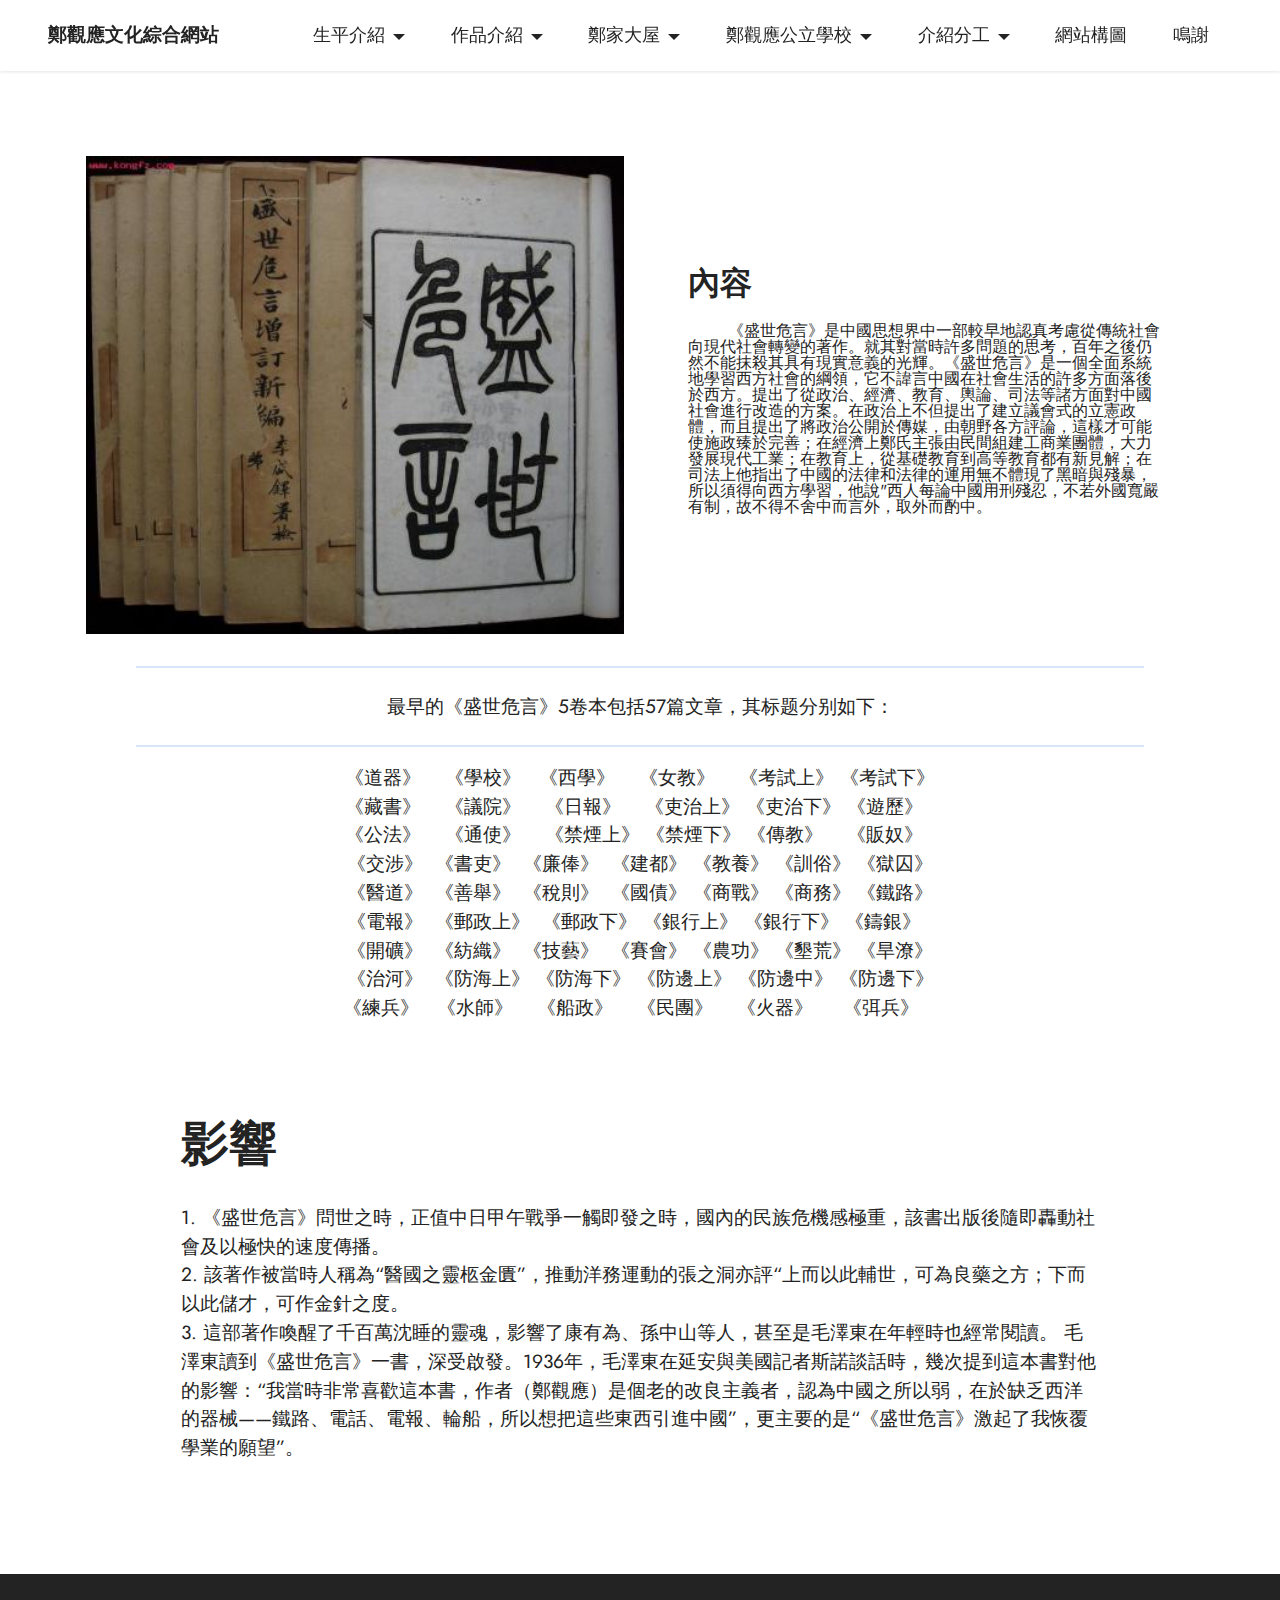
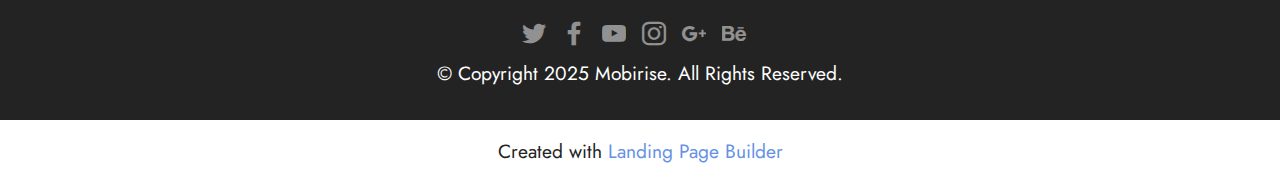
<file: page6.html>
<!DOCTYPE html>
<html  >
<head>
  <!-- Site made with Mobirise Website Builder v5.8.4, https://mobirise.com -->
  <meta charset="UTF-8">
  <meta http-equiv="X-UA-Compatible" content="IE=edge">
  <meta name="generator" content="Mobirise v5.8.4, mobirise.com">
  <meta name="viewport" content="width=device-width, initial-scale=1, minimum-scale=1">
  <link rel="shortcut icon" href="assets/images/logo.png" type="image/x-icon">
  <meta name="description" content="">
  
  
  <title>內容</title>
  <link rel="stylesheet" href="assets/bootstrap/css/bootstrap.min.css">
  <link rel="stylesheet" href="assets/bootstrap/css/bootstrap-grid.min.css">
  <link rel="stylesheet" href="assets/bootstrap/css/bootstrap-reboot.min.css">
  <link rel="stylesheet" href="assets/dropdown/css/style.css">
  <link rel="stylesheet" href="assets/socicon/css/styles.css">
  <link rel="stylesheet" href="assets/theme/css/style.css">
  <link rel="preload" href="https://fonts.googleapis.com/css?family=Jost:100,200,300,400,500,600,700,800,900,100i,200i,300i,400i,500i,600i,700i,800i,900i&display=swap" as="style" onload="this.onload=null;this.rel='stylesheet'">
  <noscript><link rel="stylesheet" href="https://fonts.googleapis.com/css?family=Jost:100,200,300,400,500,600,700,800,900,100i,200i,300i,400i,500i,600i,700i,800i,900i&display=swap"></noscript>
  <link rel="preload" as="style" href="assets/mobirise/css/mbr-additional.css"><link rel="stylesheet" href="assets/mobirise/css/mbr-additional.css" type="text/css">

  
  
  
</head>
<body>
  
  <section data-bs-version="5.1" class="menu menu1 cid-tGbtOZQ16d" once="menu" id="menu1-t">
    

    <nav class="navbar navbar-dropdown navbar-fixed-top navbar-expand-lg">
        <div class="container-fluid">
            <div class="navbar-brand">
                
                <span class="navbar-caption-wrap"><a class="navbar-caption text-black display-7" href="index.html">鄭觀應文化綜合網站</a></span>
            </div>
            <button class="navbar-toggler" type="button" data-toggle="collapse" data-bs-toggle="collapse" data-target="#navbarSupportedContent" data-bs-target="#navbarSupportedContent" aria-controls="navbarNavAltMarkup" aria-expanded="false" aria-label="Toggle navigation">
                <div class="hamburger">
                    <span></span>
                    <span></span>
                    <span></span>
                    <span></span>
                </div>
            </button>
            <div class="collapse navbar-collapse" id="navbarSupportedContent">
                <ul class="navbar-nav nav-dropdown nav-right" data-app-modern-menu="true"><li class="nav-item dropdown"><a class="nav-link link dropdown-toggle text-black display-4" href="https://mobiri.se" data-toggle="dropdown-submenu" data-bs-toggle="dropdown" data-bs-auto-close="outside" aria-expanded="false">生平介紹</a><div class="dropdown-menu" aria-labelledby="dropdown-638"><div class="dropdown"><a class="dropdown-item dropdown-toggle text-black display-4" href="https://mobiri.se" data-toggle="dropdown-submenu" data-bs-toggle="dropdown" data-bs-auto-close="outside" aria-expanded="false">鄭觀應</a><div class="dropdown-menu dropdown-submenu" aria-labelledby="dropdown-447"><a class="dropdown-item text-black text-primary display-4" href="page8.html#content4-1f">青年</a><a class="dropdown-item text-black text-primary display-4" href="page8.html#image2-1h">中年</a><a class="dropdown-item text-black text-primary display-4" href="page8.html#image1-1g">老年</a></div></div></div></li>
                    <li class="nav-item dropdown"><a class="nav-link link dropdown-toggle text-black display-4" href="https://mobiri.se" data-toggle="dropdown-submenu" data-bs-toggle="dropdown" data-bs-auto-close="outside" aria-expanded="false">作品介紹</a><div class="dropdown-menu" aria-labelledby="dropdown-995"><div class="dropdown"><a class="dropdown-item dropdown-toggle text-black display-4" href="https://mobiri.se" data-toggle="dropdown-submenu" data-bs-toggle="dropdown" data-bs-auto-close="outside" aria-expanded="false">盛世危言</a><div class="dropdown-menu dropdown-submenu" aria-labelledby="dropdown-226"><a class="dropdown-item text-black display-4" href="page4.html">簡介</a><a class="dropdown-item text-black display-4" href="page6.html">内容</a><a class="dropdown-item text-black display-4" href="page6.html#content4-10">影響</a></div></div></div></li>
                    <li class="nav-item dropdown"><a class="nav-link link dropdown-toggle text-black display-4" href="https://mobiri.se" data-toggle="dropdown-submenu" data-bs-toggle="dropdown" data-bs-auto-close="outside" aria-expanded="false">鄭家大屋</a><div class="dropdown-menu" aria-labelledby="dropdown-818"><a class="dropdown-item text-black show text-primary display-4" href="page9.html" aria-expanded="false">歷史</a><a class="dropdown-item text-black text-primary display-4" href="page2.html">建築風格</a></div>
                    </li><li class="nav-item dropdown"><a class="nav-link link dropdown-toggle text-black display-4" href="https://mobiri.se" data-toggle="dropdown-submenu" data-bs-toggle="dropdown" data-bs-auto-close="outside" aria-expanded="false">鄭觀應公立學校</a><div class="dropdown-menu" aria-labelledby="dropdown-113"><a class="dropdown-item text-black text-primary display-4" href="page10.html" aria-expanded="false">成立和校區</a><a class="dropdown-item text-black show text-primary display-4" href="page11.html">校訓</a><a class="dropdown-item text-black show text-primary display-4" href="page12.html">三文四語</a></div></li><li class="nav-item dropdown"><a class="nav-link link dropdown-toggle text-black show display-4" href="https://mobiri.se" data-toggle="dropdown-submenu" data-bs-toggle="dropdown" data-bs-auto-close="outside" aria-expanded="false">介紹分工</a><div class="dropdown-menu show" aria-labelledby="dropdown-772" data-bs-popper="none"><a class="dropdown-item text-black display-4" href="page5.html#team2-p">我們及分工</a><a class="dropdown-item text-black display-4" href="page5.html#contacts1-r">聯繫我們</a></div></li><li class="nav-item"><a class="nav-link link text-black display-4" href="page1.html" aria-expanded="false">網站構圖</a></li><li class="nav-item"><a class="nav-link link show text-black display-4" href="page3.html" aria-expanded="false">鳴謝</a></li></ul>
                
                
            </div>
        </div>
    </nav>
</section>

<section data-bs-version="5.1" class="image1 cid-tGbtP1z4TF" id="image1-u">
    

    
    

    <div class="container">
        <div class="row align-items-center">
            <div class="col-12 col-lg-6">
                <div class="image-wrapper">
                    <img src="assets/images/b90e7bec54e736d17ab2952b9b504fc2d562696b.jpg" alt="Mobirise Website Builder">
                    
                </div>
            </div>
            <div class="col-12 col-lg">
                <div class="text-wrapper">
                    <h3 class="mbr-section-title mbr-fonts-style mb-3 display-5"><strong>內容</strong></h3>
                    <p class="mbr-text mbr-fonts-style display-7"></p><p></p><p>&nbsp;&nbsp;&nbsp;&nbsp;&nbsp;&nbsp;&nbsp;&nbsp;《盛世危言》是中國思想界中一部較早地認真考慮從傳統社會向現代社會轉變的著作。就其對當時許多問題的思考，百年之後仍然不能抹殺其具有現實意義的光輝。《盛世危言》是一個全面系統地學習西方社會的綱領，它不諱言中國在社會生活的許多方面落後於西方。提出了從政治、經濟、教育、輿論、司法等諸方面對中國社會進行改造的方案。在政治上不但提出了建立議會式的立憲政體，而且提出了將政治公開於傳媒，由朝野各方評論，這樣才可能使施政臻於完善；在經濟上鄭氏主張由民間組建工商業團體，大力發展現代工業；在教育上，從基礎教育到高等教育都有新見解；在司法上他指出了中國的法律和法律的運用無不體現了黑暗與殘暴，所以須得向西方學習，他說"西人每論中國用刑殘忍，不若外國寬嚴有制，故不得不舍中而言外，取外而酌中。<br></p><p></p><p></p>
                </div>
            </div>
        </div>
    </div>
</section>

<section data-bs-version="5.1" class="content6 cid-tGby2Iu3Pw" id="content6-w">
    
    <div class="container-fluid">
        <div class="row justify-content-center">
            <div class="col-md-12 col-lg-10">
                <hr class="line">
                <p class="mbr-text align-center mbr-fonts-style my-4 display-7">最早的《盛世危言》5卷本包括57篇文章，其标题分别如下：<br></p>
                <hr class="line">
            </div>
        </div>
    </div>
</section>

<section data-bs-version="5.1" class="content5 cid-tGbyCa55jR" id="content5-x">
    
    <div class="container">
        <div class="row justify-content-center">
            <div class="col-md-12 col-lg-10">
                
                
                <p class="mbr-text mbr-fonts-style display-7">《道器》&nbsp; &nbsp; 《學校》&nbsp; &nbsp;《西學》&nbsp; &nbsp; 《女教》&nbsp; &nbsp; 《考試上》 《考試下》
<br>《藏書》&nbsp; &nbsp; 《議院》&nbsp; &nbsp; 《日報》&nbsp; &nbsp; 《吏治上》 《吏治下》 《遊歷》&nbsp;&nbsp;<br>《公法》&nbsp; &nbsp; 《通使》&nbsp; &nbsp; 《禁煙上》 《禁煙下》 《傳教》&nbsp; &nbsp; 《販奴》&nbsp;&nbsp;<br>《交涉》&nbsp; 《書吏》&nbsp; 《廉俸》&nbsp; 《建都》 《教養》 《訓俗》 《獄囚》
<br>《醫道》&nbsp; 《善舉》&nbsp; 《稅則》&nbsp; 《國債》 《商戰》 《商務》 《鐵路》
<br>《電報》&nbsp; 《郵政上》&nbsp; 《郵政下》 《銀行上》 《銀行下》 《鑄銀》&nbsp;&nbsp;<br>《開礦》&nbsp; 《紡織》&nbsp; 《技藝》&nbsp; 《賽會》 《農功》 《墾荒》 《旱潦》
<br>《治河》&nbsp; 《防海上》 《防海下》 《防邊上》 《防邊中》 《防邊下》
<br>《練兵》&nbsp; &nbsp;《水師》&nbsp; &nbsp; 《船政》&nbsp; &nbsp; 《民團》&nbsp; &nbsp; 《火器》&nbsp; &nbsp; &nbsp;《弭兵》&nbsp; &nbsp;</p>
            </div>
        </div>
    </div>
</section>

<section data-bs-version="5.1" class="content4 cid-tGbCgWANhT" id="content4-10">
    

    
    
    <div class="container">
        <div class="row justify-content-center">
            <div class="title col-md-12 col-lg-10">
                <h3 class="mbr-section-title mbr-fonts-style align-center mb-4 display-2">
                    <strong>影響</strong></h3>
                <h4 class="mbr-section-subtitle align-center mbr-fonts-style mb-4 display-7">1.	《盛世危言》問世之時，正值中日甲午戰爭一觸即發之時，國內的民族危機感極重，該書出版後隨即轟動社會及以極快的速度傳播。
<div>2.	該著作被當時人稱為“醫國之靈柩金匱”，推動洋務運動的張之洞亦評“上而以此輔世，可為良藥之方；下而以此儲才，可作金針之度。
</div><div>3.	這部著作喚醒了千百萬沈睡的靈魂，影響了康有為、孫中山等人，甚至是毛澤東在年輕時也經常閱讀。 毛澤東讀到《盛世危言》一書，深受啟發。1936年，毛澤東在延安與美國記者斯諾談話時，幾次提到這本書對他的影響：“我當時非常喜歡這本書，作者（鄭觀應）是個老的改良主義者，認為中國之所以弱，在於缺乏西洋的器械——鐵路、電話、電報、輪船，所以想把這些東西引進中國”，更主要的是“《盛世危言》激起了我恢覆學業的願望”。</div></h4>
                
            </div>
        </div>
    </div>
</section>

<section data-bs-version="5.1" class="footer3 cid-tGbtP2vDLH" once="footers" id="footer3-v">

    

    

    <div class="container">
        <div class="media-container-row align-center mbr-white">
            <div class="row row-links">
                <ul class="foot-menu">
                    
                    
                    
                    
                    
                <li class="foot-menu-item mbr-fonts-style display-7"></li><li class="foot-menu-item mbr-fonts-style display-7"></li><li class="foot-menu-item mbr-fonts-style display-7"></li><li class="foot-menu-item mbr-fonts-style display-7"></li><li class="foot-menu-item mbr-fonts-style display-7"></li></ul>
            </div>
            <div class="row social-row">
                <div class="social-list align-right pb-2">
                    
                    
                    
                    
                    
                    
                <div class="soc-item">
                        <a href="https://twitter.com/mobirise" target="_blank">
                            <span class="socicon-twitter socicon mbr-iconfont mbr-iconfont-social"></span>
                        </a>
                    </div><div class="soc-item">
                        <a href="https://www.facebook.com/pages/Mobirise/1616226671953247" target="_blank">
                            <span class="socicon-facebook socicon mbr-iconfont mbr-iconfont-social"></span>
                        </a>
                    </div><div class="soc-item">
                        <a href="https://www.youtube.com/c/mobirise" target="_blank">
                            <span class="socicon-youtube socicon mbr-iconfont mbr-iconfont-social"></span>
                        </a>
                    </div><div class="soc-item">
                        <a href="https://instagram.com/mobirise" target="_blank">
                            <span class="socicon-instagram socicon mbr-iconfont mbr-iconfont-social"></span>
                        </a>
                    </div><div class="soc-item">
                        <a href="https://plus.google.com/u/0/+Mobirise" target="_blank">
                            <span class="socicon-googleplus socicon mbr-iconfont mbr-iconfont-social"></span>
                        </a>
                    </div><div class="soc-item">
                        <a href="https://www.behance.net/Mobirise" target="_blank">
                            <span class="socicon-behance socicon mbr-iconfont mbr-iconfont-social"></span>
                        </a>
                    </div></div>
            </div>
            <div class="row row-copirayt">
                <p class="mbr-text mb-0 mbr-fonts-style mbr-white align-center display-7">
                    © Copyright 2025 Mobirise. All Rights Reserved.
                </p>
            </div>
        </div>
    </div>
</section><section class="display-7" style="padding: 0;align-items: center;justify-content: center;flex-wrap: wrap;    align-content: center;display: flex;position: relative;height: 4rem;"><a href="https://mobiri.se/2888951" style="flex: 1 1;height: 4rem;position: absolute;width: 100%;z-index: 1;"><img alt="" style="height: 4rem;" src="[data-uri]"></a><p style="margin: 0;text-align: center;" class="display-7">Created with &#8204;</p><a style="z-index:1" href="https://mobirise.com/builder/landing-page-builder.html">Landing Page Builder</a></section><script src="assets/bootstrap/js/bootstrap.bundle.min.js"></script>  <script src="assets/smoothscroll/smooth-scroll.js"></script>  <script src="assets/ytplayer/index.js"></script>  <script src="assets/dropdown/js/navbar-dropdown.js"></script>  <script src="assets/theme/js/script.js"></script>  
  
  
</body>
</html>
</file>
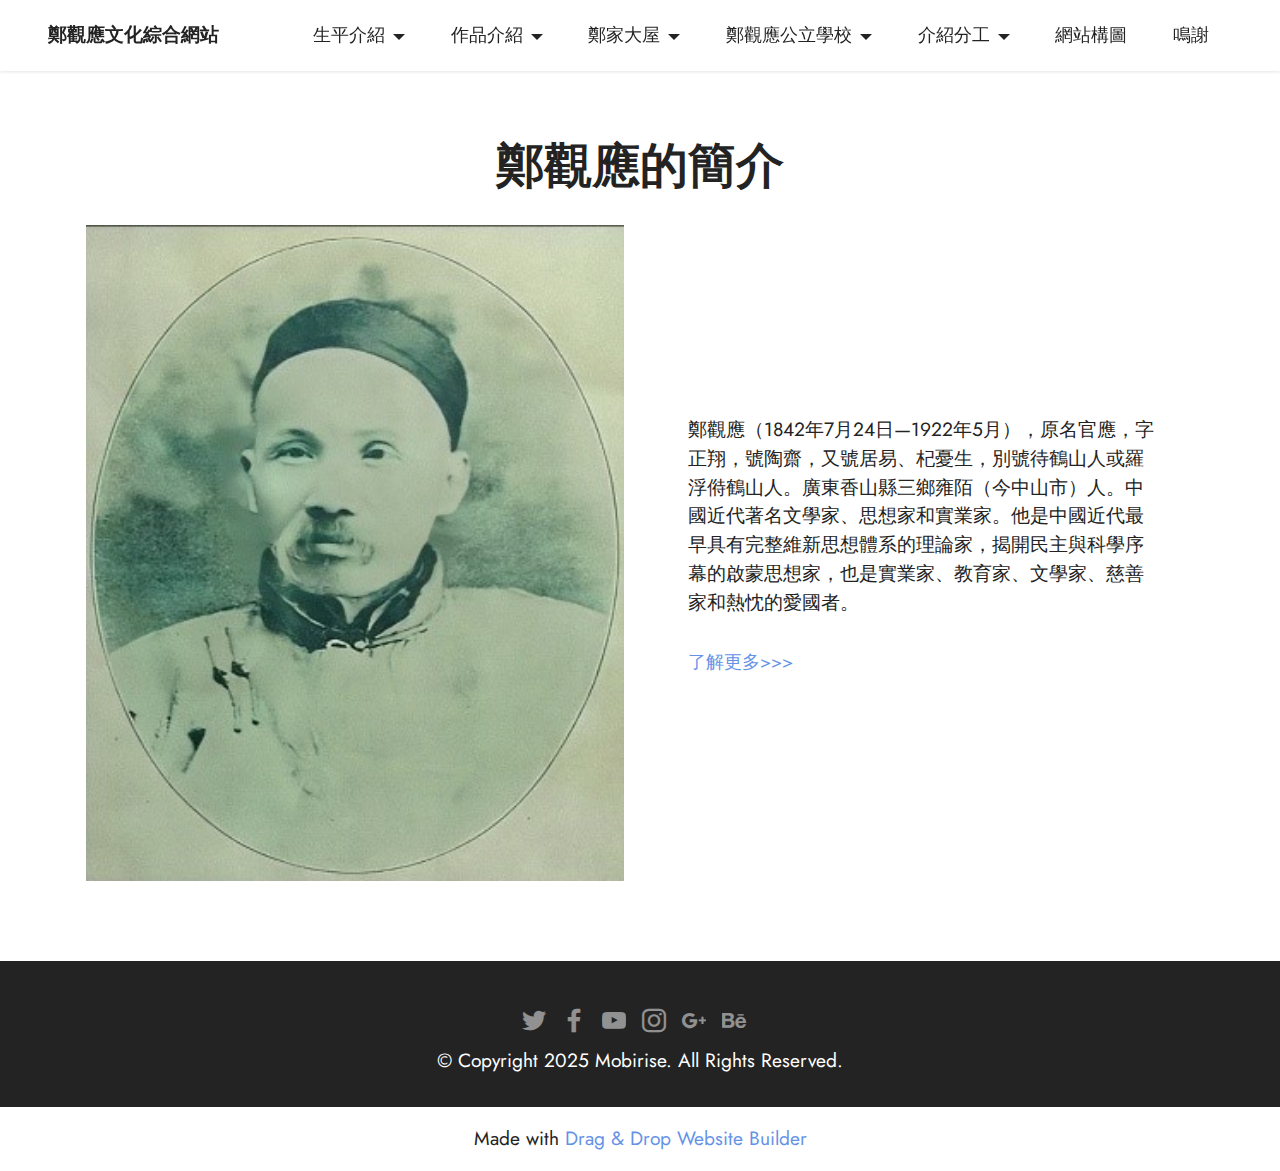
<file: page7.html>
<!DOCTYPE html>
<html  >
<head>
  <!-- Site made with Mobirise Website Builder v5.8.4, https://mobirise.com -->
  <meta charset="UTF-8">
  <meta http-equiv="X-UA-Compatible" content="IE=edge">
  <meta name="generator" content="Mobirise v5.8.4, mobirise.com">
  <meta name="viewport" content="width=device-width, initial-scale=1, minimum-scale=1">
  <link rel="shortcut icon" href="assets/images/logo.png" type="image/x-icon">
  <meta name="description" content="">
  
  
  <title>鄭觀應簡介</title>
  <link rel="stylesheet" href="assets/bootstrap/css/bootstrap.min.css">
  <link rel="stylesheet" href="assets/bootstrap/css/bootstrap-grid.min.css">
  <link rel="stylesheet" href="assets/bootstrap/css/bootstrap-reboot.min.css">
  <link rel="stylesheet" href="assets/dropdown/css/style.css">
  <link rel="stylesheet" href="assets/socicon/css/styles.css">
  <link rel="stylesheet" href="assets/theme/css/style.css">
  <link rel="preload" href="https://fonts.googleapis.com/css?family=Jost:100,200,300,400,500,600,700,800,900,100i,200i,300i,400i,500i,600i,700i,800i,900i&display=swap" as="style" onload="this.onload=null;this.rel='stylesheet'">
  <noscript><link rel="stylesheet" href="https://fonts.googleapis.com/css?family=Jost:100,200,300,400,500,600,700,800,900,100i,200i,300i,400i,500i,600i,700i,800i,900i&display=swap"></noscript>
  <link rel="preload" as="style" href="assets/mobirise/css/mbr-additional.css"><link rel="stylesheet" href="assets/mobirise/css/mbr-additional.css" type="text/css">

  
  
  
</head>
<body>
  
  <section data-bs-version="5.1" class="menu menu1 cid-tFeDP65XeI" once="menu" id="menu1-13">
    

    <nav class="navbar navbar-dropdown navbar-fixed-top navbar-expand-lg">
        <div class="container-fluid">
            <div class="navbar-brand">
                
                <span class="navbar-caption-wrap"><a class="navbar-caption text-black display-7" href="index.html">鄭觀應文化綜合網站</a></span>
            </div>
            <button class="navbar-toggler" type="button" data-toggle="collapse" data-bs-toggle="collapse" data-target="#navbarSupportedContent" data-bs-target="#navbarSupportedContent" aria-controls="navbarNavAltMarkup" aria-expanded="false" aria-label="Toggle navigation">
                <div class="hamburger">
                    <span></span>
                    <span></span>
                    <span></span>
                    <span></span>
                </div>
            </button>
            <div class="collapse navbar-collapse" id="navbarSupportedContent">
                <ul class="navbar-nav nav-dropdown nav-right" data-app-modern-menu="true"><li class="nav-item dropdown"><a class="nav-link link dropdown-toggle text-black display-4" href="https://mobiri.se" data-toggle="dropdown-submenu" data-bs-toggle="dropdown" data-bs-auto-close="outside" aria-expanded="false">生平介紹</a><div class="dropdown-menu" aria-labelledby="dropdown-638"><div class="dropdown"><a class="dropdown-item dropdown-toggle text-black display-4" href="https://mobiri.se" data-toggle="dropdown-submenu" data-bs-toggle="dropdown" data-bs-auto-close="outside" aria-expanded="false">鄭觀應</a><div class="dropdown-menu dropdown-submenu" aria-labelledby="dropdown-447"><a class="dropdown-item text-black text-primary display-4" href="page8.html#content4-1f">青年</a><a class="dropdown-item text-black text-primary display-4" href="page8.html#image2-1h">中年</a><a class="dropdown-item text-black text-primary display-4" href="page8.html#image1-1g">老年</a></div></div></div></li>
                    <li class="nav-item dropdown"><a class="nav-link link dropdown-toggle text-black display-4" href="https://mobiri.se" data-toggle="dropdown-submenu" data-bs-toggle="dropdown" data-bs-auto-close="outside" aria-expanded="false">作品介紹</a><div class="dropdown-menu" aria-labelledby="dropdown-995"><div class="dropdown"><a class="dropdown-item dropdown-toggle text-black display-4" href="https://mobiri.se" data-toggle="dropdown-submenu" data-bs-toggle="dropdown" data-bs-auto-close="outside" aria-expanded="false">盛世危言</a><div class="dropdown-menu dropdown-submenu" aria-labelledby="dropdown-226"><a class="dropdown-item text-black display-4" href="page4.html">簡介</a><a class="dropdown-item text-black display-4" href="page6.html">内容</a><a class="dropdown-item text-black display-4" href="page6.html#content4-10">影響</a></div></div></div></li>
                    <li class="nav-item dropdown"><a class="nav-link link dropdown-toggle text-black display-4" href="https://mobiri.se" data-toggle="dropdown-submenu" data-bs-toggle="dropdown" data-bs-auto-close="outside" aria-expanded="false">鄭家大屋</a><div class="dropdown-menu" aria-labelledby="dropdown-818"><a class="dropdown-item text-black show text-primary display-4" href="page9.html" aria-expanded="false">歷史</a><a class="dropdown-item text-black text-primary display-4" href="page2.html">建築風格</a></div>
                    </li><li class="nav-item dropdown"><a class="nav-link link dropdown-toggle text-black display-4" href="https://mobiri.se" data-toggle="dropdown-submenu" data-bs-toggle="dropdown" data-bs-auto-close="outside" aria-expanded="false">鄭觀應公立學校</a><div class="dropdown-menu" aria-labelledby="dropdown-113"><a class="dropdown-item text-black text-primary display-4" href="page10.html" aria-expanded="false">成立和校區</a><a class="dropdown-item text-black show text-primary display-4" href="page11.html">校訓</a><a class="dropdown-item text-black show text-primary display-4" href="page12.html">三文四語</a></div></li><li class="nav-item dropdown"><a class="nav-link link dropdown-toggle text-black show display-4" href="https://mobiri.se" data-toggle="dropdown-submenu" data-bs-toggle="dropdown" data-bs-auto-close="outside" aria-expanded="false">介紹分工</a><div class="dropdown-menu show" aria-labelledby="dropdown-772" data-bs-popper="none"><a class="dropdown-item text-black display-4" href="page5.html#team2-p">我們及分工</a><a class="dropdown-item text-black display-4" href="page5.html#contacts1-r">聯繫我們</a></div></li><li class="nav-item"><a class="nav-link link text-black display-4" href="page1.html" aria-expanded="false">網站構圖</a></li><li class="nav-item"><a class="nav-link link show text-black display-4" href="page3.html" aria-expanded="false">鳴謝</a></li></ul>
                
                
            </div>
        </div>
    </nav>
</section>

<section data-bs-version="5.1" class="testimonials1 cid-tGbJdQV5Qh" id="testimonials1-15">
    

    
    
    <div class="container">
        <h3 class="mbr-section-title mbr-fonts-style align-center mb-4 display-2">
            <strong>鄭觀應的簡介</strong></h3>
        <div class="row align-items-center">
            <div class="col-12 col-md-6">
                <div class="image-wrapper">
                    <img src="assets/images/1.jpg" alt="Mobirise Website Builder">
                </div>
            </div>
            <div class="col-12 col-md">
                <div class="text-wrapper">
                    <p class="mbr-text mbr-fonts-style mb-4 display-7">鄭觀應（1842年7月24日—1922年5月），原名官應，字正翔，號陶齋，又號居易、杞憂生，別號待鶴山人或羅浮偫鶴山人。廣東香山縣三鄉雍陌（今中山市）人。中國近代著名文學家、思想家和實業家。他是中國近代最早具有完整維新思想體系的理論家，揭開民主與科學序幕的啟蒙思想家，也是實業家、教育家、文學家、慈善家和熱忱的愛國者。 </p>
                    <p class="name mbr-fonts-style mb-1 display-4"></p>
                    <p class="position mbr-fonts-style display-4"><a href="page8.html" class="text-primary">了解更多&gt;&gt;&gt;</a></p>
                </div>
            </div>
        </div>
    </div>
</section>

<section data-bs-version="5.1" class="footer3 cid-tFeGIdfQRA" once="footers" id="footer3-14">

    

    

    <div class="container">
        <div class="media-container-row align-center mbr-white">
            <div class="row row-links">
                <ul class="foot-menu">
                    
                    
                    
                    
                    
                <li class="foot-menu-item mbr-fonts-style display-7"></li><li class="foot-menu-item mbr-fonts-style display-7"></li><li class="foot-menu-item mbr-fonts-style display-7"></li><li class="foot-menu-item mbr-fonts-style display-7"></li><li class="foot-menu-item mbr-fonts-style display-7"></li></ul>
            </div>
            <div class="row social-row">
                <div class="social-list align-right pb-2">
                    
                    
                    
                    
                    
                    
                <div class="soc-item">
                        <a href="https://twitter.com/mobirise" target="_blank">
                            <span class="socicon-twitter socicon mbr-iconfont mbr-iconfont-social"></span>
                        </a>
                    </div><div class="soc-item">
                        <a href="https://www.facebook.com/pages/Mobirise/1616226671953247" target="_blank">
                            <span class="socicon-facebook socicon mbr-iconfont mbr-iconfont-social"></span>
                        </a>
                    </div><div class="soc-item">
                        <a href="https://www.youtube.com/c/mobirise" target="_blank">
                            <span class="socicon-youtube socicon mbr-iconfont mbr-iconfont-social"></span>
                        </a>
                    </div><div class="soc-item">
                        <a href="https://instagram.com/mobirise" target="_blank">
                            <span class="socicon-instagram socicon mbr-iconfont mbr-iconfont-social"></span>
                        </a>
                    </div><div class="soc-item">
                        <a href="https://plus.google.com/u/0/+Mobirise" target="_blank">
                            <span class="socicon-googleplus socicon mbr-iconfont mbr-iconfont-social"></span>
                        </a>
                    </div><div class="soc-item">
                        <a href="https://www.behance.net/Mobirise" target="_blank">
                            <span class="socicon-behance socicon mbr-iconfont mbr-iconfont-social"></span>
                        </a>
                    </div></div>
            </div>
            <div class="row row-copirayt">
                <p class="mbr-text mb-0 mbr-fonts-style mbr-white align-center display-7">
                    © Copyright 2025 Mobirise. All Rights Reserved.
                </p>
            </div>
        </div>
    </div>
</section><section class="display-7" style="padding: 0;align-items: center;justify-content: center;flex-wrap: wrap;    align-content: center;display: flex;position: relative;height: 4rem;"><a href="https://mobiri.se/2888951" style="flex: 1 1;height: 4rem;position: absolute;width: 100%;z-index: 1;"><img alt="" style="height: 4rem;" src="[data-uri]"></a><p style="margin: 0;text-align: center;" class="display-7">Made with &#8204;</p><a style="z-index:1" href="https://mobirise.com/drag-drop-website-builder.html">Drag & Drop Website Builder</a></section><script src="assets/bootstrap/js/bootstrap.bundle.min.js"></script>  <script src="assets/smoothscroll/smooth-scroll.js"></script>  <script src="assets/ytplayer/index.js"></script>  <script src="assets/dropdown/js/navbar-dropdown.js"></script>  <script src="assets/theme/js/script.js"></script>  
  
  
</body>
</html>
</file>
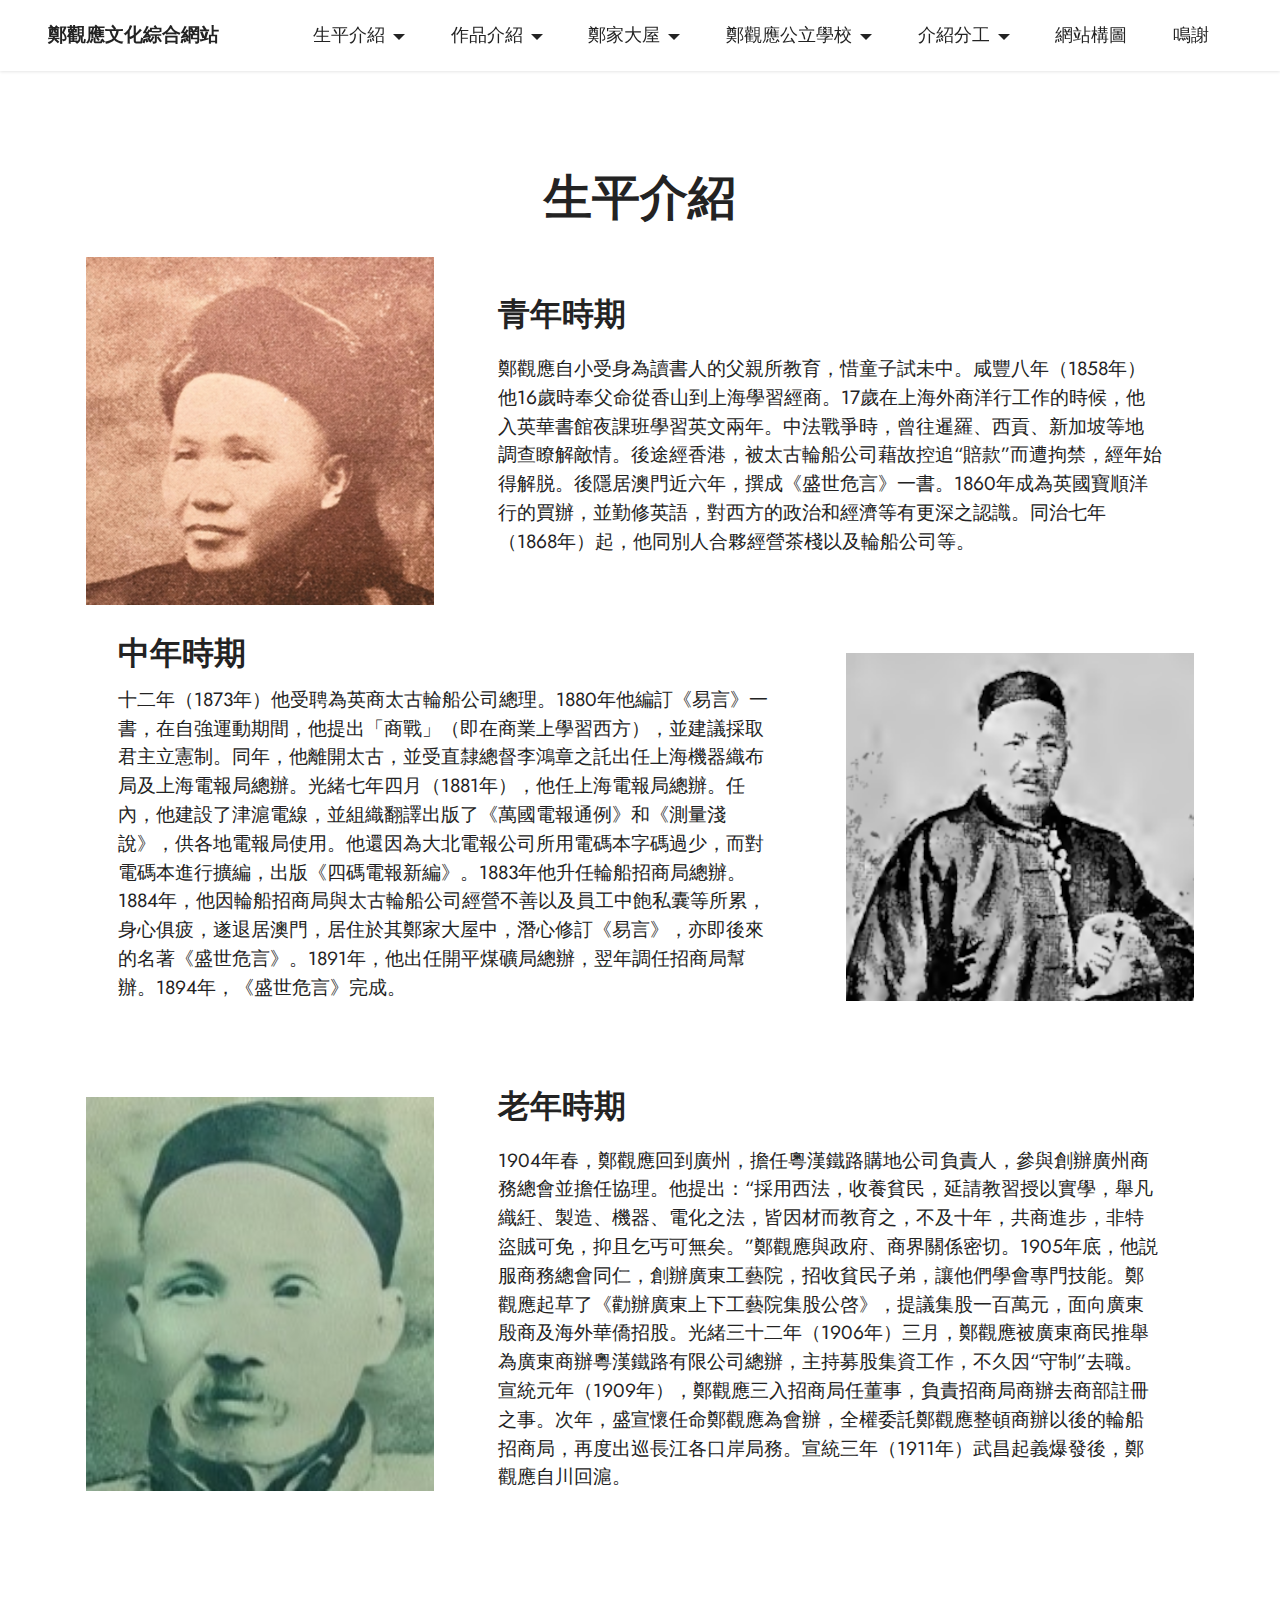
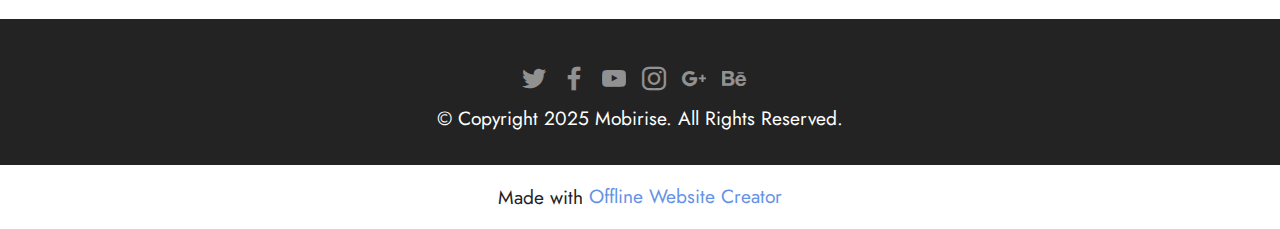
<file: page8.html>
<!DOCTYPE html>
<html  >
<head>
  <!-- Site made with Mobirise Website Builder v5.8.4, https://mobirise.com -->
  <meta charset="UTF-8">
  <meta http-equiv="X-UA-Compatible" content="IE=edge">
  <meta name="generator" content="Mobirise v5.8.4, mobirise.com">
  <meta name="viewport" content="width=device-width, initial-scale=1, minimum-scale=1">
  <link rel="shortcut icon" href="assets/images/logo.png" type="image/x-icon">
  <meta name="description" content="">
  
  
  <title>鄭觀應生平</title>
  <link rel="stylesheet" href="assets/bootstrap/css/bootstrap.min.css">
  <link rel="stylesheet" href="assets/bootstrap/css/bootstrap-grid.min.css">
  <link rel="stylesheet" href="assets/bootstrap/css/bootstrap-reboot.min.css">
  <link rel="stylesheet" href="assets/dropdown/css/style.css">
  <link rel="stylesheet" href="assets/socicon/css/styles.css">
  <link rel="stylesheet" href="assets/theme/css/style.css">
  <link rel="preload" href="https://fonts.googleapis.com/css?family=Jost:100,200,300,400,500,600,700,800,900,100i,200i,300i,400i,500i,600i,700i,800i,900i&display=swap" as="style" onload="this.onload=null;this.rel='stylesheet'">
  <noscript><link rel="stylesheet" href="https://fonts.googleapis.com/css?family=Jost:100,200,300,400,500,600,700,800,900,100i,200i,300i,400i,500i,600i,700i,800i,900i&display=swap"></noscript>
  <link rel="preload" as="style" href="assets/mobirise/css/mbr-additional.css"><link rel="stylesheet" href="assets/mobirise/css/mbr-additional.css" type="text/css">

  
  
  
</head>
<body>
  
  <section data-bs-version="5.1" class="menu menu1 cid-tFeDP65XeI" once="menu" id="menu1-1c">
    

    <nav class="navbar navbar-dropdown navbar-fixed-top navbar-expand-lg">
        <div class="container-fluid">
            <div class="navbar-brand">
                
                <span class="navbar-caption-wrap"><a class="navbar-caption text-black display-7" href="index.html">鄭觀應文化綜合網站</a></span>
            </div>
            <button class="navbar-toggler" type="button" data-toggle="collapse" data-bs-toggle="collapse" data-target="#navbarSupportedContent" data-bs-target="#navbarSupportedContent" aria-controls="navbarNavAltMarkup" aria-expanded="false" aria-label="Toggle navigation">
                <div class="hamburger">
                    <span></span>
                    <span></span>
                    <span></span>
                    <span></span>
                </div>
            </button>
            <div class="collapse navbar-collapse" id="navbarSupportedContent">
                <ul class="navbar-nav nav-dropdown nav-right" data-app-modern-menu="true"><li class="nav-item dropdown"><a class="nav-link link dropdown-toggle text-black display-4" href="https://mobiri.se" data-toggle="dropdown-submenu" data-bs-toggle="dropdown" data-bs-auto-close="outside" aria-expanded="false">生平介紹</a><div class="dropdown-menu" aria-labelledby="dropdown-638"><div class="dropdown"><a class="dropdown-item dropdown-toggle text-black display-4" href="https://mobiri.se" data-toggle="dropdown-submenu" data-bs-toggle="dropdown" data-bs-auto-close="outside" aria-expanded="false">鄭觀應</a><div class="dropdown-menu dropdown-submenu" aria-labelledby="dropdown-447"><a class="dropdown-item text-black text-primary display-4" href="page8.html#content4-1f">青年</a><a class="dropdown-item text-black text-primary display-4" href="page8.html#image2-1h">中年</a><a class="dropdown-item text-black text-primary display-4" href="page8.html#image1-1g">老年</a></div></div></div></li>
                    <li class="nav-item dropdown"><a class="nav-link link dropdown-toggle text-black display-4" href="https://mobiri.se" data-toggle="dropdown-submenu" data-bs-toggle="dropdown" data-bs-auto-close="outside" aria-expanded="false">作品介紹</a><div class="dropdown-menu" aria-labelledby="dropdown-995"><div class="dropdown"><a class="dropdown-item dropdown-toggle text-black display-4" href="https://mobiri.se" data-toggle="dropdown-submenu" data-bs-toggle="dropdown" data-bs-auto-close="outside" aria-expanded="false">盛世危言</a><div class="dropdown-menu dropdown-submenu" aria-labelledby="dropdown-226"><a class="dropdown-item text-black display-4" href="page4.html">簡介</a><a class="dropdown-item text-black display-4" href="page6.html">内容</a><a class="dropdown-item text-black display-4" href="page6.html#content4-10">影響</a></div></div></div></li>
                    <li class="nav-item dropdown"><a class="nav-link link dropdown-toggle text-black display-4" href="https://mobiri.se" data-toggle="dropdown-submenu" data-bs-toggle="dropdown" data-bs-auto-close="outside" aria-expanded="false">鄭家大屋</a><div class="dropdown-menu" aria-labelledby="dropdown-818"><a class="dropdown-item text-black show text-primary display-4" href="page9.html" aria-expanded="false">歷史</a><a class="dropdown-item text-black text-primary display-4" href="page2.html">建築風格</a></div>
                    </li><li class="nav-item dropdown"><a class="nav-link link dropdown-toggle text-black display-4" href="https://mobiri.se" data-toggle="dropdown-submenu" data-bs-toggle="dropdown" data-bs-auto-close="outside" aria-expanded="false">鄭觀應公立學校</a><div class="dropdown-menu" aria-labelledby="dropdown-113"><a class="dropdown-item text-black text-primary display-4" href="page10.html" aria-expanded="false">成立和校區</a><a class="dropdown-item text-black show text-primary display-4" href="page11.html">校訓</a><a class="dropdown-item text-black show text-primary display-4" href="page12.html">三文四語</a></div></li><li class="nav-item dropdown"><a class="nav-link link dropdown-toggle text-black show display-4" href="https://mobiri.se" data-toggle="dropdown-submenu" data-bs-toggle="dropdown" data-bs-auto-close="outside" aria-expanded="false">介紹分工</a><div class="dropdown-menu show" aria-labelledby="dropdown-772" data-bs-popper="none"><a class="dropdown-item text-black display-4" href="page5.html#team2-p">我們及分工</a><a class="dropdown-item text-black display-4" href="page5.html#contacts1-r">聯繫我們</a></div></li><li class="nav-item"><a class="nav-link link text-black display-4" href="page1.html" aria-expanded="false">網站構圖</a></li><li class="nav-item"><a class="nav-link link show text-black display-4" href="page3.html" aria-expanded="false">鳴謝</a></li></ul>
                
                
            </div>
        </div>
    </nav>
</section>

<section data-bs-version="5.1" class="content4 cid-tGbMgVeDQR" id="content4-1f">
    

    
    
    <div class="container">
        <div class="row justify-content-center">
            <div class="title col-md-12 col-lg-10">
                <h3 class="mbr-section-title mbr-fonts-style align-center mb-4 display-2">
                    <strong>生平介紹</strong></h3>
                
                
            </div>
        </div>
    </div>
</section>

<section data-bs-version="5.1" class="image1 cid-tGbLTWH9a6" id="image1-1e">
    

    
    

    <div class="container">
        <div class="row align-items-center">
            <div class="col-12 col-lg-4">
                <div class="image-wrapper">
                    <img src="assets/images/473c5abc-bb62-4832-bb88-877493a1b97e-1.png" alt="Mobirise Website Builder">
                    
                </div>
            </div>
            <div class="col-12 col-lg">
                <div class="text-wrapper">
                    <h3 class="mbr-section-title mbr-fonts-style mb-3 display-5">
                        <strong>青年時期</strong></h3>
                    <p class="mbr-text mbr-fonts-style display-7">
                        鄭觀應自小受身為讀書人的父親所教育，惜童子試未中。咸豐八年（1858年）他16歲時奉父命從香山到上海學習經商。17歲在上海外商洋行工作的時候，他入英華書館夜課班學習英文兩年。中法戰爭時，曾往暹羅、西貢、新加坡等地調查瞭解敵情。後途經香港，被太古輪船公司藉故控追“賠款”而遭拘禁，經年始得解脱。後隱居澳門近六年，撰成《盛世危言》一書。1860年成為英國寶順洋行的買辦，並勤修英語，對西方的政治和經濟等有更深之認識。同治七年（1868年）起，他同別人合夥經營茶棧以及輪船公司等。</p>
                </div>
            </div>
        </div>
    </div>
</section>

<section data-bs-version="5.1" class="image2 cid-tGbMulmqnY" id="image2-1h">
    

    
    

    <div class="container">
        <div class="row align-items-center">
            <div class="col-12 col-lg-4">
                <div class="image-wrapper">
                    <img src="assets/images/3ec35610bcc94771804bf557a225d62b.png" alt="Mobirise Website Builder">
                    
                </div>
            </div>
            <div class="col-12 col-lg">
                <div class="text-wrapper">
                    <h3 class="mbr-section-title mbr-fonts-style mb-3 display-5"><p>
                        <strong>中年時期</strong></p></h3>
                    <p class="mbr-text mbr-fonts-style display-7">
                        十二年（1873年）他受聘為英商太古輪船公司總理。1880年他編訂《易言》一書，在自強運動期間，他提出「商戰」（即在商業上學習西方），並建議採取君主立憲制。同年，他離開太古，並受直隸總督李鴻章之託出任上海機器織布局及上海電報局總辦。光緒七年四月（1881年），他任上海電報局總辦。任內，他建設了津滬電線，並組織翻譯出版了《萬國電報通例》和《測量淺說》，供各地電報局使用。他還因為大北電報公司所用電碼本字碼過少，而對電碼本進行擴編，出版《四碼電報新編》。1883年他升任輪船招商局總辦。1884年，他因輪船招商局與太古輪船公司經營不善以及員工中飽私囊等所累，身心俱疲，遂退居澳門，居住於其鄭家大屋中，潛心修訂《易言》，亦即後來的名著《盛世危言》。1891年，他出任開平煤礦局總辦，翌年調任招商局幫辦。1894年，《盛世危言》完成。</p>
                </div>
            </div>
        </div>
    </div>
</section>

<section data-bs-version="5.1" class="image1 cid-tGbMsMFQfN" id="image1-1g">
    

    
    

    <div class="container">
        <div class="row align-items-center">
            <div class="col-12 col-lg-4">
                <div class="image-wrapper">
                    <img src="assets/images/1.jpeg" alt="Mobirise Website Builder">
                    
                </div>
            </div>
            <div class="col-12 col-lg">
                <div class="text-wrapper">
                    <h3 class="mbr-section-title mbr-fonts-style mb-3 display-5"><strong>老年時期</strong></h3>
                    <p class="mbr-text mbr-fonts-style display-7">1904年春，鄭觀應回到廣州，擔任粵漢鐵路購地公司負責人，參與創辦廣州商務總會並擔任協理。他提出：“採用西法，收養貧民，延請教習授以實學，舉凡織紝、製造、機器、電化之法，皆因材而教育之，不及十年，共商進步，非特盜賊可免，抑且乞丐可無矣。”鄭觀應與政府、商界關係密切。1905年底，他説服商務總會同仁，創辦廣東工藝院，招收貧民子弟，讓他們學會專門技能。鄭觀應起草了《勸辦廣東上下工藝院集股公啓》，提議集股一百萬元，面向廣東殷商及海外華僑招股。光緒三十二年（1906年）三月，鄭觀應被廣東商民推舉為廣東商辦粵漢鐵路有限公司總辦，主持募股集資工作，不久因“守制”去職。
<br>宣統元年（1909年），鄭觀應三入招商局任董事，負責招商局商辦去商部註冊之事。次年，盛宣懷任命鄭觀應為會辦，全權委託鄭觀應整頓商辦以後的輪船招商局，再度出巡長江各口岸局務。宣統三年（1911年）武昌起義爆發後，鄭觀應自川回滬。&nbsp;<br></p>
                </div>
            </div>
        </div>
    </div>
</section>

<section data-bs-version="5.1" class="footer3 cid-tFeGIdfQRA" once="footers" id="footer3-1d">

    

    

    <div class="container">
        <div class="media-container-row align-center mbr-white">
            <div class="row row-links">
                <ul class="foot-menu">
                    
                    
                    
                    
                    
                <li class="foot-menu-item mbr-fonts-style display-7"></li><li class="foot-menu-item mbr-fonts-style display-7"></li><li class="foot-menu-item mbr-fonts-style display-7"></li><li class="foot-menu-item mbr-fonts-style display-7"></li><li class="foot-menu-item mbr-fonts-style display-7"></li></ul>
            </div>
            <div class="row social-row">
                <div class="social-list align-right pb-2">
                    
                    
                    
                    
                    
                    
                <div class="soc-item">
                        <a href="https://twitter.com/mobirise" target="_blank">
                            <span class="socicon-twitter socicon mbr-iconfont mbr-iconfont-social"></span>
                        </a>
                    </div><div class="soc-item">
                        <a href="https://www.facebook.com/pages/Mobirise/1616226671953247" target="_blank">
                            <span class="socicon-facebook socicon mbr-iconfont mbr-iconfont-social"></span>
                        </a>
                    </div><div class="soc-item">
                        <a href="https://www.youtube.com/c/mobirise" target="_blank">
                            <span class="socicon-youtube socicon mbr-iconfont mbr-iconfont-social"></span>
                        </a>
                    </div><div class="soc-item">
                        <a href="https://instagram.com/mobirise" target="_blank">
                            <span class="socicon-instagram socicon mbr-iconfont mbr-iconfont-social"></span>
                        </a>
                    </div><div class="soc-item">
                        <a href="https://plus.google.com/u/0/+Mobirise" target="_blank">
                            <span class="socicon-googleplus socicon mbr-iconfont mbr-iconfont-social"></span>
                        </a>
                    </div><div class="soc-item">
                        <a href="https://www.behance.net/Mobirise" target="_blank">
                            <span class="socicon-behance socicon mbr-iconfont mbr-iconfont-social"></span>
                        </a>
                    </div></div>
            </div>
            <div class="row row-copirayt">
                <p class="mbr-text mb-0 mbr-fonts-style mbr-white align-center display-7">
                    © Copyright 2025 Mobirise. All Rights Reserved.
                </p>
            </div>
        </div>
    </div>
</section><section class="display-7" style="padding: 0;align-items: center;justify-content: center;flex-wrap: wrap;    align-content: center;display: flex;position: relative;height: 4rem;"><a href="https://mobiri.se/2888951" style="flex: 1 1;height: 4rem;position: absolute;width: 100%;z-index: 1;"><img alt="" style="height: 4rem;" src="[data-uri]"></a><p style="margin: 0;text-align: center;" class="display-7">Made with &#8204;</p><a style="z-index:1" href="https://mobirise.com/offline-website-builder.html">Offline Website Creator</a></section><script src="assets/bootstrap/js/bootstrap.bundle.min.js"></script>  <script src="assets/smoothscroll/smooth-scroll.js"></script>  <script src="assets/ytplayer/index.js"></script>  <script src="assets/dropdown/js/navbar-dropdown.js"></script>  <script src="assets/theme/js/script.js"></script>  
  
  
</body>
</html>
</file>
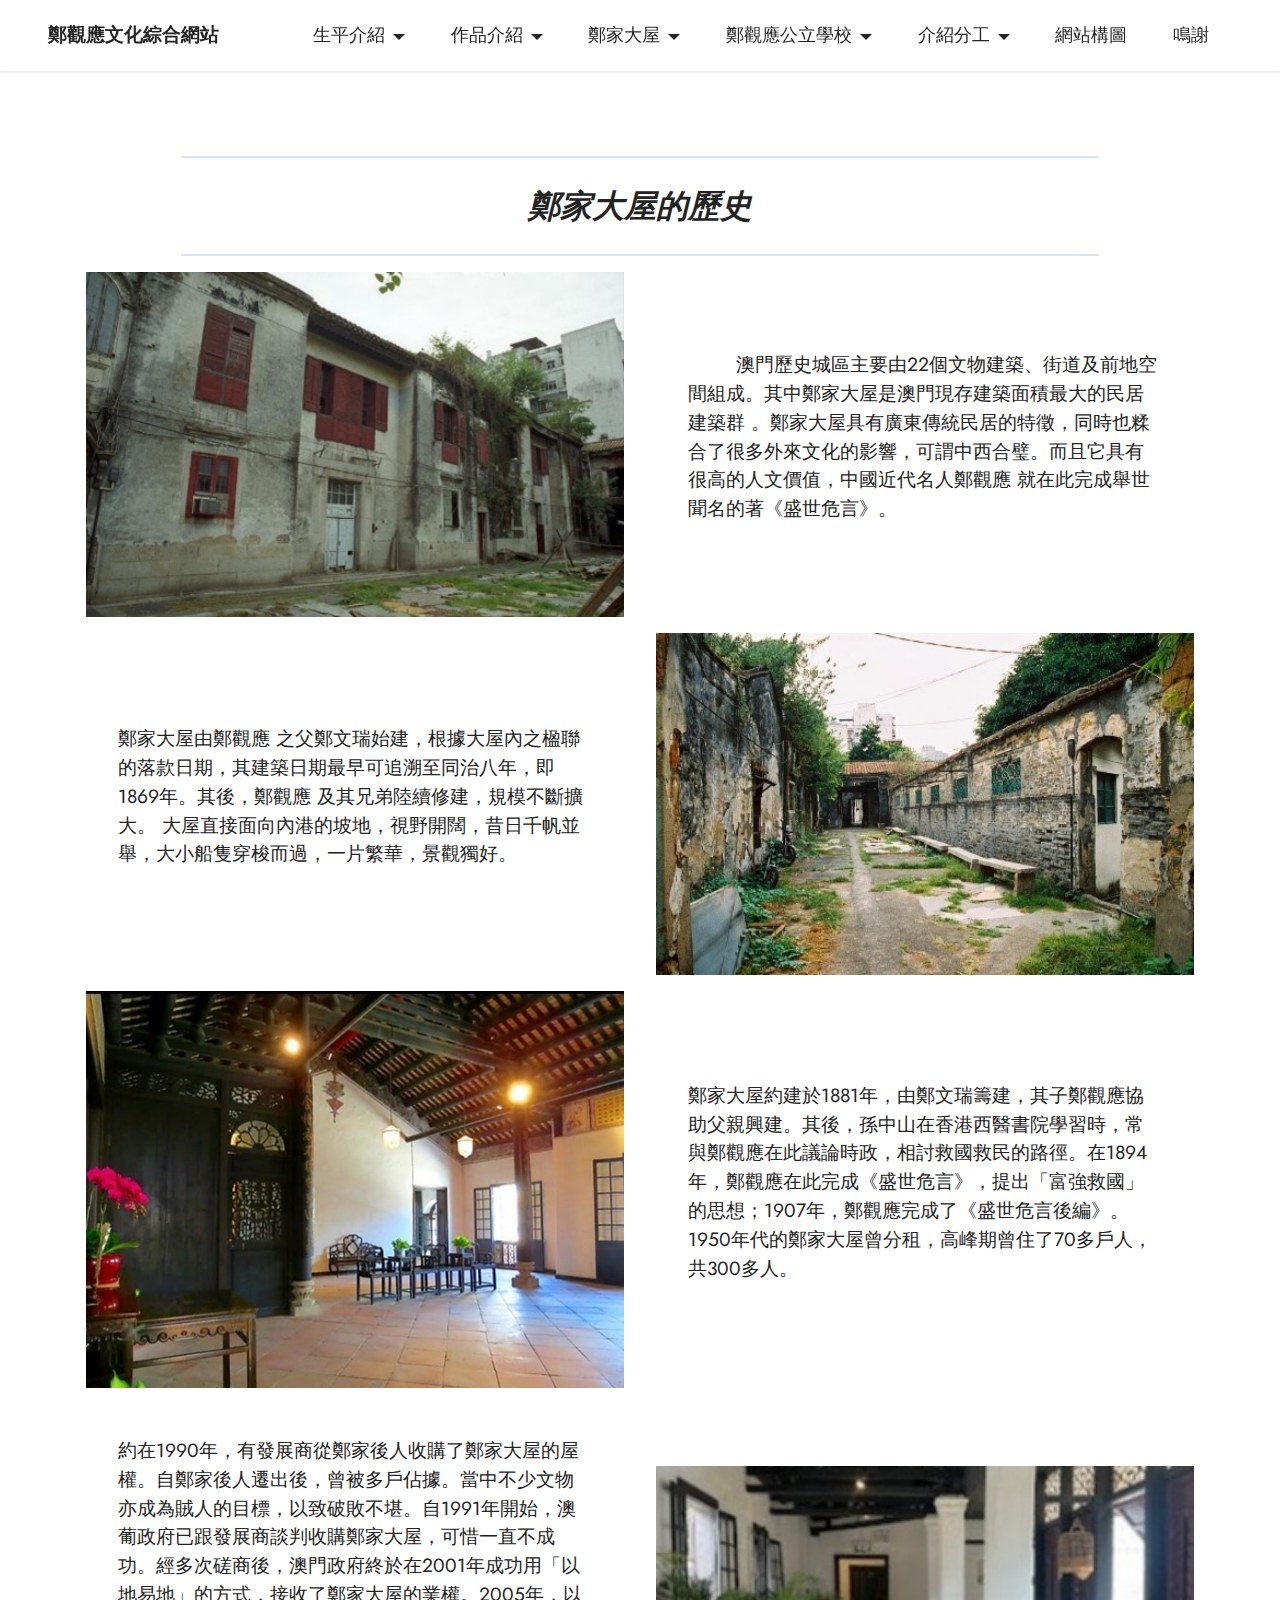
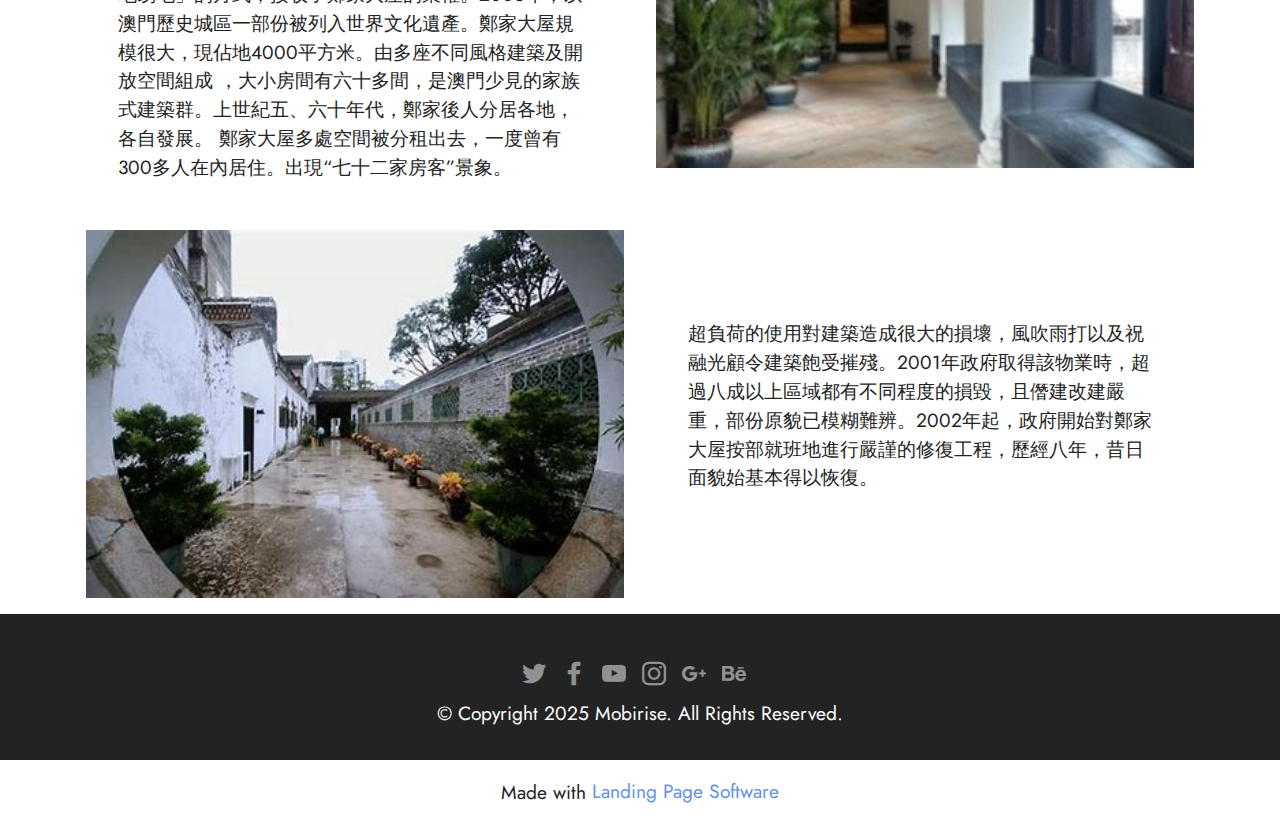
<file: page9.html>
<!DOCTYPE html>
<html  >
<head>
  <!-- Site made with Mobirise Website Builder v5.8.4, https://mobirise.com -->
  <meta charset="UTF-8">
  <meta http-equiv="X-UA-Compatible" content="IE=edge">
  <meta name="generator" content="Mobirise v5.8.4, mobirise.com">
  <meta name="viewport" content="width=device-width, initial-scale=1, minimum-scale=1">
  <link rel="shortcut icon" href="assets/images/logo.png" type="image/x-icon">
  <meta name="description" content="">
  
  
  <title>歷史</title>
  <link rel="stylesheet" href="assets/bootstrap/css/bootstrap.min.css">
  <link rel="stylesheet" href="assets/bootstrap/css/bootstrap-grid.min.css">
  <link rel="stylesheet" href="assets/bootstrap/css/bootstrap-reboot.min.css">
  <link rel="stylesheet" href="assets/dropdown/css/style.css">
  <link rel="stylesheet" href="assets/socicon/css/styles.css">
  <link rel="stylesheet" href="assets/theme/css/style.css">
  <link rel="preload" href="https://fonts.googleapis.com/css?family=Jost:100,200,300,400,500,600,700,800,900,100i,200i,300i,400i,500i,600i,700i,800i,900i&display=swap" as="style" onload="this.onload=null;this.rel='stylesheet'">
  <noscript><link rel="stylesheet" href="https://fonts.googleapis.com/css?family=Jost:100,200,300,400,500,600,700,800,900,100i,200i,300i,400i,500i,600i,700i,800i,900i&display=swap"></noscript>
  <link rel="preload" as="style" href="assets/mobirise/css/mbr-additional.css"><link rel="stylesheet" href="assets/mobirise/css/mbr-additional.css" type="text/css">

  
  
  
</head>
<body>
  
  <section data-bs-version="5.1" class="menu menu1 cid-tFeDP65XeI" once="menu" id="menu1-1p">
    

    <nav class="navbar navbar-dropdown navbar-fixed-top navbar-expand-lg">
        <div class="container-fluid">
            <div class="navbar-brand">
                
                <span class="navbar-caption-wrap"><a class="navbar-caption text-black display-7" href="index.html">鄭觀應文化綜合網站</a></span>
            </div>
            <button class="navbar-toggler" type="button" data-toggle="collapse" data-bs-toggle="collapse" data-target="#navbarSupportedContent" data-bs-target="#navbarSupportedContent" aria-controls="navbarNavAltMarkup" aria-expanded="false" aria-label="Toggle navigation">
                <div class="hamburger">
                    <span></span>
                    <span></span>
                    <span></span>
                    <span></span>
                </div>
            </button>
            <div class="collapse navbar-collapse" id="navbarSupportedContent">
                <ul class="navbar-nav nav-dropdown nav-right" data-app-modern-menu="true"><li class="nav-item dropdown"><a class="nav-link link dropdown-toggle text-black display-4" href="https://mobiri.se" data-toggle="dropdown-submenu" data-bs-toggle="dropdown" data-bs-auto-close="outside" aria-expanded="false">生平介紹</a><div class="dropdown-menu" aria-labelledby="dropdown-638"><div class="dropdown"><a class="dropdown-item dropdown-toggle text-black display-4" href="https://mobiri.se" data-toggle="dropdown-submenu" data-bs-toggle="dropdown" data-bs-auto-close="outside" aria-expanded="false">鄭觀應</a><div class="dropdown-menu dropdown-submenu" aria-labelledby="dropdown-447"><a class="dropdown-item text-black text-primary display-4" href="page8.html#content4-1f">青年</a><a class="dropdown-item text-black text-primary display-4" href="page8.html#image2-1h">中年</a><a class="dropdown-item text-black text-primary display-4" href="page8.html#image1-1g">老年</a></div></div></div></li>
                    <li class="nav-item dropdown"><a class="nav-link link dropdown-toggle text-black display-4" href="https://mobiri.se" data-toggle="dropdown-submenu" data-bs-toggle="dropdown" data-bs-auto-close="outside" aria-expanded="false">作品介紹</a><div class="dropdown-menu" aria-labelledby="dropdown-995"><div class="dropdown"><a class="dropdown-item dropdown-toggle text-black display-4" href="https://mobiri.se" data-toggle="dropdown-submenu" data-bs-toggle="dropdown" data-bs-auto-close="outside" aria-expanded="false">盛世危言</a><div class="dropdown-menu dropdown-submenu" aria-labelledby="dropdown-226"><a class="dropdown-item text-black display-4" href="page4.html">簡介</a><a class="dropdown-item text-black display-4" href="page6.html">内容</a><a class="dropdown-item text-black display-4" href="page6.html#content4-10">影響</a></div></div></div></li>
                    <li class="nav-item dropdown"><a class="nav-link link dropdown-toggle text-black display-4" href="https://mobiri.se" data-toggle="dropdown-submenu" data-bs-toggle="dropdown" data-bs-auto-close="outside" aria-expanded="false">鄭家大屋</a><div class="dropdown-menu" aria-labelledby="dropdown-818"><a class="dropdown-item text-black show text-primary display-4" href="page9.html" aria-expanded="false">歷史</a><a class="dropdown-item text-black text-primary display-4" href="page2.html">建築風格</a></div>
                    </li><li class="nav-item dropdown"><a class="nav-link link dropdown-toggle text-black display-4" href="https://mobiri.se" data-toggle="dropdown-submenu" data-bs-toggle="dropdown" data-bs-auto-close="outside" aria-expanded="false">鄭觀應公立學校</a><div class="dropdown-menu" aria-labelledby="dropdown-113"><a class="dropdown-item text-black text-primary display-4" href="page10.html" aria-expanded="false">成立和校區</a><a class="dropdown-item text-black show text-primary display-4" href="page11.html">校訓</a><a class="dropdown-item text-black show text-primary display-4" href="page12.html">三文四語</a></div></li><li class="nav-item dropdown"><a class="nav-link link dropdown-toggle text-black show display-4" href="https://mobiri.se" data-toggle="dropdown-submenu" data-bs-toggle="dropdown" data-bs-auto-close="outside" aria-expanded="false">介紹分工</a><div class="dropdown-menu show" aria-labelledby="dropdown-772" data-bs-popper="none"><a class="dropdown-item text-black display-4" href="page5.html#team2-p">我們及分工</a><a class="dropdown-item text-black display-4" href="page5.html#contacts1-r">聯繫我們</a></div></li><li class="nav-item"><a class="nav-link link text-black display-4" href="page1.html" aria-expanded="false">網站構圖</a></li><li class="nav-item"><a class="nav-link link show text-black display-4" href="page3.html" aria-expanded="false">鳴謝</a></li></ul>
                
                
            </div>
        </div>
    </nav>
</section>

<section data-bs-version="5.1" class="content6 cid-tGc5eXvzKt" id="content6-1r">
    
    <div class="container">
        <div class="row justify-content-center">
            <div class="col-md-12 col-lg-10">
                <hr class="line">
                <p class="mbr-text align-center mbr-fonts-style my-4 display-5"><em><strong>鄭家大屋的歷史</strong></em></p>
                <hr class="line">
            </div>
        </div>
    </div>
</section>

<section data-bs-version="5.1" class="image1 cid-tGc5l2WiCK" id="image1-1s">
    

    
    

    <div class="container">
        <div class="row align-items-center">
            <div class="col-12 col-lg-6">
                <div class="image-wrapper">
                    <img src="assets/images/7.jpg" alt="Mobirise Website Builder">
                    
                </div>
            </div>
            <div class="col-12 col-lg">
                <div class="text-wrapper">
                    
                    <p class="mbr-text mbr-fonts-style display-7">&nbsp; &nbsp; &nbsp; &nbsp; 澳門歷史城區主要由22個文物建築、街道及前地空間組成。其中鄭家大屋是澳門現存建築面積最大的民居建築群 。鄭家大屋具有廣東傳統民居的特徵，同時也糅合了很多外來文化的影響，可謂中西合璧。而且它具有很高的人文價值，中國近代名人鄭觀應 就在此完成舉世聞名的著《盛世危言》。</p>
                </div>
            </div>
        </div>
    </div>
</section>

<section data-bs-version="5.1" class="image2 cid-tGc5OtYVoO" id="image2-1t">
    

    
    

    <div class="container">
        <div class="row align-items-center">
            <div class="col-12 col-lg-6">
                <div class="image-wrapper">
                    <img src="assets/images/6.jpg" alt="Mobirise Website Builder">
                    
                </div>
            </div>
            <div class="col-12 col-lg">
                <div class="text-wrapper">
                    
                    <p class="mbr-text mbr-fonts-style display-7">
                        鄭家大屋由鄭觀應 之父鄭文瑞始建，根據大屋內之楹聯的落款日期，其建築日期最早可追溯至同治八年，即1869年。其後，鄭觀應 及其兄弟陸續修建，規模不斷擴大。 大屋直接面向內港的坡地，視野開闊，昔日千帆並舉，大小船隻穿梭而過，一片繁華，景觀獨好。</p>
                </div>
            </div>
        </div>
    </div>
</section>

<section data-bs-version="5.1" class="image1 cid-tGc67RBExq" id="image1-1u">
    

    
    

    <div class="container">
        <div class="row align-items-center">
            <div class="col-12 col-lg-6">
                <div class="image-wrapper">
                    <img src="assets/images/11.jpg" alt="Mobirise Website Builder">
                    
                </div>
            </div>
            <div class="col-12 col-lg">
                <div class="text-wrapper">
                    
                    <p class="mbr-text mbr-fonts-style display-7">鄭家大屋約建於1881年，由鄭文瑞籌建，其子鄭觀應協助父親興建。其後，孫中山在香港西醫書院學習時，常與鄭觀應在此議論時政，相討救國救民的路徑。在1894年，鄭觀應在此完成《盛世危言》，提出「富強救國」的思想；1907年，鄭觀應完成了《盛世危言後編》。1950年代的鄭家大屋曾分租，高峰期曾住了70多戶人，共300多人。</p>
                </div>
            </div>
        </div>
    </div>
</section>

<section data-bs-version="5.1" class="image2 cid-tGc6hFOsCl" id="image2-1v">
    

    
    

    <div class="container">
        <div class="row align-items-center">
            <div class="col-12 col-lg-6">
                <div class="image-wrapper">
                    <img src="assets/images/9-1.jpeg" alt="Mobirise Website Builder">
                    
                </div>
            </div>
            <div class="col-12 col-lg">
                <div class="text-wrapper">
                    
                    <p class="mbr-text mbr-fonts-style display-7">
                        約在1990年，有發展商從鄭家後人收購了鄭家大屋的屋權。自鄭家後人遷出後，曾被多戶佔據。當中不少文物亦成為賊人的目標，以致破敗不堪。自1991年開始，澳葡政府已跟發展商談判收購鄭家大屋，可惜一直不成功。經多次磋商後，澳門政府終於在2001年成功用「以地易地」的方式，接收了鄭家大屋的業權。2005年，以澳門歷史城區一部份被列入世界文化遺產。鄭家大屋規模很大，現佔地4000平方米。由多座不同風格建築及開放空間組成 ，大小房間有六十多間，是澳門少見的家族式建築群。上世紀五、六十年代，鄭家後人分居各地，各自發展。 鄭家大屋多處空間被分租出去，一度曾有300多人在內居住。出現“七十二家房客”景象。</p>
                </div>
            </div>
        </div>
    </div>
</section>

<section data-bs-version="5.1" class="image1 cid-tGc8nhzwCw" id="image1-1w">
    

    
    

    <div class="container">
        <div class="row align-items-center">
            <div class="col-12 col-lg-6">
                <div class="image-wrapper">
                    <img src="assets/images/0.jpg" alt="Mobirise Website Builder">
                    
                </div>
            </div>
            <div class="col-12 col-lg">
                <div class="text-wrapper">
                    
                    <p class="mbr-text mbr-fonts-style display-7">超負荷的使用對建築造成很大的損壞，風吹雨打以及祝融光顧令建築飽受摧殘。2001年政府取得該物業時，超過八成以上區域都有不同程度的損毀，且僭建改建嚴重，部份原貌已模糊難辨。2002年起，政府開始對鄭家大屋按部就班地進行嚴謹的修復工程，歷經八年，昔日面貌始基本得以恢復。</p>
                </div>
            </div>
        </div>
    </div>
</section>

<section data-bs-version="5.1" class="footer3 cid-tFeGIdfQRA" once="footers" id="footer3-1q">

    

    

    <div class="container">
        <div class="media-container-row align-center mbr-white">
            <div class="row row-links">
                <ul class="foot-menu">
                    
                    
                    
                    
                    
                <li class="foot-menu-item mbr-fonts-style display-7"></li><li class="foot-menu-item mbr-fonts-style display-7"></li><li class="foot-menu-item mbr-fonts-style display-7"></li><li class="foot-menu-item mbr-fonts-style display-7"></li><li class="foot-menu-item mbr-fonts-style display-7"></li></ul>
            </div>
            <div class="row social-row">
                <div class="social-list align-right pb-2">
                    
                    
                    
                    
                    
                    
                <div class="soc-item">
                        <a href="https://twitter.com/mobirise" target="_blank">
                            <span class="socicon-twitter socicon mbr-iconfont mbr-iconfont-social"></span>
                        </a>
                    </div><div class="soc-item">
                        <a href="https://www.facebook.com/pages/Mobirise/1616226671953247" target="_blank">
                            <span class="socicon-facebook socicon mbr-iconfont mbr-iconfont-social"></span>
                        </a>
                    </div><div class="soc-item">
                        <a href="https://www.youtube.com/c/mobirise" target="_blank">
                            <span class="socicon-youtube socicon mbr-iconfont mbr-iconfont-social"></span>
                        </a>
                    </div><div class="soc-item">
                        <a href="https://instagram.com/mobirise" target="_blank">
                            <span class="socicon-instagram socicon mbr-iconfont mbr-iconfont-social"></span>
                        </a>
                    </div><div class="soc-item">
                        <a href="https://plus.google.com/u/0/+Mobirise" target="_blank">
                            <span class="socicon-googleplus socicon mbr-iconfont mbr-iconfont-social"></span>
                        </a>
                    </div><div class="soc-item">
                        <a href="https://www.behance.net/Mobirise" target="_blank">
                            <span class="socicon-behance socicon mbr-iconfont mbr-iconfont-social"></span>
                        </a>
                    </div></div>
            </div>
            <div class="row row-copirayt">
                <p class="mbr-text mb-0 mbr-fonts-style mbr-white align-center display-7">
                    © Copyright 2025 Mobirise. All Rights Reserved.
                </p>
            </div>
        </div>
    </div>
</section><section class="display-7" style="padding: 0;align-items: center;justify-content: center;flex-wrap: wrap;    align-content: center;display: flex;position: relative;height: 4rem;"><a href="https://mobiri.se/2888951" style="flex: 1 1;height: 4rem;position: absolute;width: 100%;z-index: 1;"><img alt="" style="height: 4rem;" src="[data-uri]"></a><p style="margin: 0;text-align: center;" class="display-7">Made with &#8204;</p><a style="z-index:1" href="https://mobirise.com/builder/landing-page-software.html">Landing Page Software</a></section><script src="assets/bootstrap/js/bootstrap.bundle.min.js"></script>  <script src="assets/smoothscroll/smooth-scroll.js"></script>  <script src="assets/ytplayer/index.js"></script>  <script src="assets/dropdown/js/navbar-dropdown.js"></script>  <script src="assets/theme/js/script.js"></script>  
  
  
</body>
</html>
</file>
<file: assets/dropdown/css/style.css>
.navbar-dropdown {
  left: 0;
  padding: 0;
  position: absolute;
  right: 0;
  top: 0;
  transition: all 0.45s ease;
  z-index: 1030;
  background: #282828; }
  .navbar-dropdown .navbar-logo {
    margin-right: 0.8rem;
    transition: margin 0.3s ease-in-out;
    vertical-align: middle; }
    .navbar-dropdown .navbar-logo img {
      height: 3.125rem;
      transition: all 0.3s ease-in-out; }
    .navbar-dropdown .navbar-logo.mbr-iconfont {
      font-size: 3.125rem;
      line-height: 3.125rem; }
  .navbar-dropdown .navbar-caption {
    font-weight: 700;
    white-space: normal;
    vertical-align: -4px;
    line-height: 3.125rem !important; }
    .navbar-dropdown .navbar-caption, .navbar-dropdown .navbar-caption:hover {
      color: inherit;
      text-decoration: none; }
  .navbar-dropdown .mbr-iconfont + .navbar-caption {
    vertical-align: -1px; }
  .navbar-dropdown.navbar-fixed-top {
    position: fixed; }
  .navbar-dropdown .navbar-brand span {
    vertical-align: -4px; }
  .navbar-dropdown.bg-color.transparent {
    background: none; }
  .navbar-dropdown.navbar-short .navbar-brand {
    padding: 0.625rem 0; }
    .navbar-dropdown.navbar-short .navbar-brand span {
      vertical-align: -1px; }
  .navbar-dropdown.navbar-short .navbar-caption {
    line-height: 2.375rem !important;
    vertical-align: -2px; }
  .navbar-dropdown.navbar-short .navbar-logo {
    margin-right: 0.5rem; }
    .navbar-dropdown.navbar-short .navbar-logo img {
      height: 2.375rem; }
    .navbar-dropdown.navbar-short .navbar-logo.mbr-iconfont {
      font-size: 2.375rem;
      line-height: 2.375rem; }
  .navbar-dropdown.navbar-short .mbr-table-cell {
    height: 3.625rem; }
  .navbar-dropdown .navbar-close {
    left: 0.6875rem;
    position: fixed;
    top: 0.75rem;
    z-index: 1000; }
  .navbar-dropdown .hamburger-icon {
    content: "";
    display: inline-block;
    vertical-align: middle;
    width: 16px;
    -webkit-box-shadow: 0 -6px 0 1px #282828,0 0 0 1px #282828,0 6px 0 1px #282828;
    -moz-box-shadow: 0 -6px 0 1px #282828,0 0 0 1px #282828,0 6px 0 1px #282828;
    box-shadow: 0 -6px 0 1px #282828,0 0 0 1px #282828,0 6px 0 1px #282828; }

.dropdown-menu .dropdown-toggle[data-toggle="dropdown-submenu"]::after {
  border-bottom: 0.35em solid transparent;
  border-left: 0.35em solid;
  border-right: 0;
  border-top: 0.35em solid transparent;
  margin-left: 0.3rem; }

.dropdown-menu .dropdown-item:focus {
  outline: 0; }

.nav-dropdown {
  font-size: 0.75rem;
  font-weight: 500;
  height: auto !important; }
  .nav-dropdown .nav-btn {
    padding-left: 1rem; }
  .nav-dropdown .link {
    margin: .667em 1.667em;
    font-weight: 500;
    padding: 0;
    transition: color .2s ease-in-out; }
    .nav-dropdown .link.dropdown-toggle {
      margin-right: 2.583em; }
      .nav-dropdown .link.dropdown-toggle::after {
        margin-left: .25rem;
        border-top: 0.35em solid;
        border-right: 0.35em solid transparent;
        border-left: 0.35em solid transparent;
        border-bottom: 0; }
      .nav-dropdown .link.dropdown-toggle[aria-expanded="true"] {
        margin: 0;
        padding: 0.667em 3.263em  0.667em 1.667em; }
  .nav-dropdown .link::after,
  .nav-dropdown .dropdown-item::after {
    color: inherit; }
  .nav-dropdown .btn {
    font-size: 0.75rem;
    font-weight: 700;
    letter-spacing: 0;
    margin-bottom: 0;
    padding-left: 1.25rem;
    padding-right: 1.25rem; }
  .nav-dropdown .dropdown-menu {
    border-radius: 0;
    border: 0;
    left: 0;
    margin: 0;
    padding-bottom: 1.25rem;
    padding-top: 1.25rem;
    position: relative; }
  .nav-dropdown .dropdown-submenu {
    margin-left: 0.125rem;
    top: 0; }
  .nav-dropdown .dropdown-item {
    font-weight: 500;
    line-height: 2;
    padding: 0.3846em 4.615em 0.3846em 1.5385em;
    position: relative;
    transition: color .2s ease-in-out, background-color .2s ease-in-out; }
    .nav-dropdown .dropdown-item::after {
      margin-top: -0.3077em;
      position: absolute;
      right: 1.1538em;
      top: 50%; }
    .nav-dropdown .dropdown-item:focus, .nav-dropdown .dropdown-item:hover {
      background: none; }

@media (max-width: 767px) {
  .nav-dropdown.navbar-toggleable-sm {
    bottom: 0;
    display: none;
    left: 0;
    overflow-x: hidden;
    position: fixed;
    top: 0;
    transform: translateX(-100%);
    -ms-transform: translateX(-100%);
    -webkit-transform: translateX(-100%);
    width: 18.75rem;
    z-index: 999; } }
.nav-dropdown.navbar-toggleable-xl {
  bottom: 0;
  display: none;
  left: 0;
  overflow-x: hidden;
  position: fixed;
  top: 0;
  transform: translateX(-100%);
  -ms-transform: translateX(-100%);
  -webkit-transform: translateX(-100%);
  width: 18.75rem;
  z-index: 999; }

.nav-dropdown-sm {
  display: block !important;
  overflow-x: hidden;
  overflow: auto;
  padding-top: 3.875rem; }
  .nav-dropdown-sm::after {
    content: "";
    display: block;
    height: 3rem;
    width: 100%; }
  .nav-dropdown-sm.collapse.in ~ .navbar-close {
    display: block !important; }
  .nav-dropdown-sm.collapsing, .nav-dropdown-sm.collapse.in {
    transform: translateX(0);
    -ms-transform: translateX(0);
    -webkit-transform: translateX(0);
    transition: all 0.25s ease-out;
    -webkit-transition: all 0.25s ease-out;
    background: #282828; }
  .nav-dropdown-sm.collapsing[aria-expanded="false"] {
    transform: translateX(-100%);
    -ms-transform: translateX(-100%);
    -webkit-transform: translateX(-100%); }
  .nav-dropdown-sm .nav-item {
    display: block;
    margin-left: 0 !important;
    padding-left: 0; }
  .nav-dropdown-sm .link,
  .nav-dropdown-sm .dropdown-item {
    border-top: 1px dotted rgba(255, 255, 255, 0.1);
    font-size: 0.8125rem;
    line-height: 1.6;
    margin: 0 !important;
    padding: 0.875rem 2.4rem 0.875rem 1.5625rem !important;
    position: relative;
    white-space: normal; }
    .nav-dropdown-sm .link:focus, .nav-dropdown-sm .link:hover,
    .nav-dropdown-sm .dropdown-item:focus,
    .nav-dropdown-sm .dropdown-item:hover {
      background: rgba(0, 0, 0, 0.2) !important;
      color: #c0a375; }
  .nav-dropdown-sm .nav-btn {
    position: relative;
    padding: 1.5625rem 1.5625rem 0 1.5625rem; }
    .nav-dropdown-sm .nav-btn::before {
      border-top: 1px dotted rgba(255, 255, 255, 0.1);
      content: "";
      left: 0;
      position: absolute;
      top: 0;
      width: 100%; }
    .nav-dropdown-sm .nav-btn + .nav-btn {
      padding-top: 0.625rem; }
      .nav-dropdown-sm .nav-btn + .nav-btn::before {
        display: none; }
  .nav-dropdown-sm .btn {
    padding: 0.625rem 0; }
  .nav-dropdown-sm .dropdown-toggle[data-toggle="dropdown-submenu"]::after {
    margin-left: .25rem;
    border-top: 0.35em solid;
    border-right: 0.35em solid transparent;
    border-left: 0.35em solid transparent;
    border-bottom: 0; }
  .nav-dropdown-sm .dropdown-toggle[data-toggle="dropdown-submenu"][aria-expanded="true"]::after {
    border-top: 0;
    border-right: 0.35em solid transparent;
    border-left: 0.35em solid transparent;
    border-bottom: 0.35em solid; }
  .nav-dropdown-sm .dropdown-menu {
    margin: 0;
    padding: 0;
    position: relative;
    top: 0;
    left: 0;
    width: 100%;
    border: 0;
    float: none;
    border-radius: 0;
    background: none; }
  .nav-dropdown-sm .dropdown-submenu {
    left: 100%;
    margin-left: 0.125rem;
    margin-top: -1.25rem;
    top: 0; }

.navbar-toggleable-sm .nav-dropdown .dropdown-menu {
  position: absolute; }

.navbar-toggleable-sm .nav-dropdown .dropdown-submenu {
  left: 100%;
  margin-left: 0.125rem;
  margin-top: -1.25rem;
  top: 0; }

.navbar-toggleable-sm.opened .nav-dropdown .dropdown-menu {
  position: relative; }

.navbar-toggleable-sm.opened .nav-dropdown .dropdown-submenu {
  left: 0;
  margin-left: 00rem;
  margin-top: 0rem;
  top: 0; }

.is-builder .nav-dropdown.collapsing {
  transition: none !important; }
</file>
<file: assets/socicon/css/styles.css>
@charset "UTF-8";

@font-face {
  font-family: 'Socicon';
  src:  url('../fonts/socicon.eot');
  src:  url('../fonts/socicon.eot?#iefix') format('embedded-opentype'),
    url('../fonts/socicon.woff2') format('woff2'),
    url('../fonts/socicon.ttf') format('truetype'),
    url('../fonts/socicon.woff') format('woff'),
    url('../fonts/socicon.svg#socicon') format('svg');
  font-weight: normal;
  font-style: normal;
  font-display: swap;
}

[data-icon]:before {
  font-family: "socicon" !important;
  content: attr(data-icon);
  font-style: normal !important;
  font-weight: normal !important;
  font-variant: normal !important;
  text-transform: none !important;
  speak: none;
  line-height: 1;
  -webkit-font-smoothing: antialiased;
  -moz-osx-font-smoothing: grayscale;
}

[class^="socicon-"], [class*=" socicon-"] {
  /* use !important to prevent issues with browser extensions that change fonts */
  font-family: 'Socicon' !important;
  speak: none;
  font-style: normal;
  font-weight: normal;
  font-variant: normal;
  text-transform: none;
  line-height: 1;

  /* Better Font Rendering =========== */
  -webkit-font-smoothing: antialiased;
  -moz-osx-font-smoothing: grayscale;
}

.socicon-eitaa:before {
  content: "\e97c";
}
.socicon-soroush:before {
  content: "\e97d";
}
.socicon-bale:before {
  content: "\e97e";
}
.socicon-zazzle:before {
  content: "\e97b";
}
.socicon-society6:before {
  content: "\e97a";
}
.socicon-redbubble:before {
  content: "\e979";
}
.socicon-avvo:before {
  content: "\e978";
}
.socicon-stitcher:before {
  content: "\e977";
}
.socicon-googlehangouts:before {
  content: "\e974";
}
.socicon-dlive:before {
  content: "\e975";
}
.socicon-vsco:before {
  content: "\e976";
}
.socicon-flipboard:before {
  content: "\e973";
}
.socicon-ubuntu:before {
  content: "\e958";
}
.socicon-artstation:before {
  content: "\e959";
}
.socicon-invision:before {
  content: "\e95a";
}
.socicon-torial:before {
  content: "\e95b";
}
.socicon-collectorz:before {
  content: "\e95c";
}
.socicon-seenthis:before {
  content: "\e95d";
}
.socicon-googleplaymusic:before {
  content: "\e95e";
}
.socicon-debian:before {
  content: "\e95f";
}
.socicon-filmfreeway:before {
  content: "\e960";
}
.socicon-gnome:before {
  content: "\e961";
}
.socicon-itchio:before {
  content: "\e962";
}
.socicon-jamendo:before {
  content: "\e963";
}
.socicon-mix:before {
  content: "\e964";
}
.socicon-sharepoint:before {
  content: "\e965";
}
.socicon-tinder:before {
  content: "\e966";
}
.socicon-windguru:before {
  content: "\e967";
}
.socicon-cdbaby:before {
  content: "\e968";
}
.socicon-elementaryos:before {
  content: "\e969";
}
.socicon-stage32:before {
  content: "\e96a";
}
.socicon-tiktok:before {
  content: "\e96b";
}
.socicon-gitter:before {
  content: "\e96c";
}
.socicon-letterboxd:before {
  content: "\e96d";
}
.socicon-threema:before {
  content: "\e96e";
}
.socicon-splice:before {
  content: "\e96f";
}
.socicon-metapop:before {
  content: "\e970";
}
.socicon-naver:before {
  content: "\e971";
}
.socicon-remote:before {
  content: "\e972";
}
.socicon-internet:before {
  content: "\e957";
}
.socicon-moddb:before {
  content: "\e94b";
}
.socicon-indiedb:before {
  content: "\e94c";
}
.socicon-traxsource:before {
  content: "\e94d";
}
.socicon-gamefor:before {
  content: "\e94e";
}
.socicon-pixiv:before {
  content: "\e94f";
}
.socicon-myanimelist:before {
  content: "\e950";
}
.socicon-blackberry:before {
  content: "\e951";
}
.socicon-wickr:before {
  content: "\e952";
}
.socicon-spip:before {
  content: "\e953";
}
.socicon-napster:before {
  content: "\e954";
}
.socicon-beatport:before {
  content: "\e955";
}
.socicon-hackerone:before {
  content: "\e956";
}
.socicon-hackernews:before {
  content: "\e946";
}
.socicon-smashwords:before {
  content: "\e947";
}
.socicon-kobo:before {
  content: "\e948";
}
.socicon-bookbub:before {
  content: "\e949";
}
.socicon-mailru:before {
  content: "\e94a";
}
.socicon-gitlab:before {
  content: "\e945";
}
.socicon-instructables:before {
  content: "\e944";
}
.socicon-portfolio:before {
  content: "\e943";
}
.socicon-codered:before {
  content: "\e940";
}
.socicon-origin:before {
  content: "\e941";
}
.socicon-nextdoor:before {
  content: "\e942";
}
.socicon-udemy:before {
  content: "\e93f";
}
.socicon-livemaster:before {
  content: "\e93e";
}
.socicon-crunchbase:before {
  content: "\e93b";
}
.socicon-homefy:before {
  content: "\e93c";
}
.socicon-calendly:before {
  content: "\e93d";
}
.socicon-realtor:before {
  content: "\e90f";
}
.socicon-tidal:before {
  content: "\e910";
}
.socicon-qobuz:before {
  content: "\e911";
}
.socicon-natgeo:before {
  content: "\e912";
}
.socicon-mastodon:before {
  content: "\e913";
}
.socicon-unsplash:before {
  content: "\e914";
}
.socicon-homeadvisor:before {
  content: "\e915";
}
.socicon-angieslist:before {
  content: "\e916";
}
.socicon-codepen:before {
  content: "\e917";
}
.socicon-slack:before {
  content: "\e918";
}
.socicon-openaigym:before {
  content: "\e919";
}
.socicon-logmein:before {
  content: "\e91a";
}
.socicon-fiverr:before {
  content: "\e91b";
}
.socicon-gotomeeting:before {
  content: "\e91c";
}
.socicon-aliexpress:before {
  content: "\e91d";
}
.socicon-guru:before {
  content: "\e91e";
}
.socicon-appstore:before {
  content: "\e91f";
}
.socicon-homes:before {
  content: "\e920";
}
.socicon-zoom:before {
  content: "\e921";
}
.socicon-alibaba:before {
  content: "\e922";
}
.socicon-craigslist:before {
  content: "\e923";
}
.socicon-wix:before {
  content: "\e924";
}
.socicon-redfin:before {
  content: "\e925";
}
.socicon-googlecalendar:before {
  content: "\e926";
}
.socicon-shopify:before {
  content: "\e927";
}
.socicon-freelancer:before {
  content: "\e928";
}
.socicon-seedrs:before {
  content: "\e929";
}
.socicon-bing:before {
  content: "\e92a";
}
.socicon-doodle:before {
  content: "\e92b";
}
.socicon-bonanza:before {
  content: "\e92c";
}
.socicon-squarespace:before {
  content: "\e92d";
}
.socicon-toptal:before {
  content: "\e92e";
}
.socicon-gust:before {
  content: "\e92f";
}
.socicon-ask:before {
  content: "\e930";
}
.socicon-trulia:before {
  content: "\e931";
}
.socicon-loomly:before {
  content: "\e932";
}
.socicon-ghost:before {
  content: "\e933";
}
.socicon-upwork:before {
  content: "\e934";
}
.socicon-fundable:before {
  content: "\e935";
}
.socicon-booking:before {
  content: "\e936";
}
.socicon-googlemaps:before {
  content: "\e937";
}
.socicon-zillow:before {
  content: "\e938";
}
.socicon-niconico:before {
  content: "\e939";
}
.socicon-toneden:before {
  content: "\e93a";
}
.socicon-augment:before {
  content: "\e908";
}
.socicon-bitbucket:before {
  content: "\e909";
}
.socicon-fyuse:before {
  content: "\e90a";
}
.socicon-yt-gaming:before {
  content: "\e90b";
}
.socicon-sketchfab:before {
  content: "\e90c";
}
.socicon-mobcrush:before {
  content: "\e90d";
}
.socicon-microsoft:before {
  content: "\e90e";
}
.socicon-pandora:before {
  content: "\e907";
}
.socicon-messenger:before {
  content: "\e906";
}
.socicon-gamewisp:before {
  content: "\e905";
}
.socicon-bloglovin:before {
  content: "\e904";
}
.socicon-tunein:before {
  content: "\e903";
}
.socicon-gamejolt:before {
  content: "\e901";
}
.socicon-trello:before {
  content: "\e902";
}
.socicon-spreadshirt:before {
  content: "\e900";
}
.socicon-500px:before {
  content: "\e000";
}
.socicon-8tracks:before {
  content: "\e001";
}
.socicon-airbnb:before {
  content: "\e002";
}
.socicon-alliance:before {
  content: "\e003";
}
.socicon-amazon:before {
  content: "\e004";
}
.socicon-amplement:before {
  content: "\e005";
}
.socicon-android:before {
  content: "\e006";
}
.socicon-angellist:before {
  content: "\e007";
}
.socicon-apple:before {
  content: "\e008";
}
.socicon-appnet:before {
  content: "\e009";
}
.socicon-baidu:before {
  content: "\e00a";
}
.socicon-bandcamp:before {
  content: "\e00b";
}
.socicon-battlenet:before {
  content: "\e00c";
}
.socicon-mixer:before {
  content: "\e00d";
}
.socicon-bebee:before {
  content: "\e00e";
}
.socicon-bebo:before {
  content: "\e00f";
}
.socicon-behance:before {
  content: "\e010";
}
.socicon-blizzard:before {
  content: "\e011";
}
.socicon-blogger:before {
  content: "\e012";
}
.socicon-buffer:before {
  content: "\e013";
}
.socicon-chrome:before {
  content: "\e014";
}
.socicon-coderwall:before {
  content: "\e015";
}
.socicon-curse:before {
  content: "\e016";
}
.socicon-dailymotion:before {
  content: "\e017";
}
.socicon-deezer:before {
  content: "\e018";
}
.socicon-delicious:before {
  content: "\e019";
}
.socicon-deviantart:before {
  content: "\e01a";
}
.socicon-diablo:before {
  content: "\e01b";
}
.socicon-digg:before {
  content: "\e01c";
}
.socicon-discord:before {
  content: "\e01d";
}
.socicon-disqus:before {
  content: "\e01e";
}
.socicon-douban:before {
  content: "\e01f";
}
.socicon-draugiem:before {
  content: "\e020";
}
.socicon-dribbble:before {
  content: "\e021";
}
.socicon-drupal:before {
  content: "\e022";
}
.socicon-ebay:before {
  content: "\e023";
}
.socicon-ello:before {
  content: "\e024";
}
.socicon-endomodo:before {
  content: "\e025";
}
.socicon-envato:before {
  content: "\e026";
}
.socicon-etsy:before {
  content: "\e027";
}
.socicon-facebook:before {
  content: "\e028";
}
.socicon-feedburner:before {
  content: "\e029";
}
.socicon-filmweb:before {
  content: "\e02a";
}
.socicon-firefox:before {
  content: "\e02b";
}
.socicon-flattr:before {
  content: "\e02c";
}
.socicon-flickr:before {
  content: "\e02d";
}
.socicon-formulr:before {
  content: "\e02e";
}
.socicon-forrst:before {
  content: "\e02f";
}
.socicon-foursquare:before {
  content: "\e030";
}
.socicon-friendfeed:before {
  content: "\e031";
}
.socicon-github:before {
  content: "\e032";
}
.socicon-goodreads:before {
  content: "\e033";
}
.socicon-google:before {
  content: "\e034";
}
.socicon-googlescholar:before {
  content: "\e035";
}
.socicon-googlegroups:before {
  content: "\e036";
}
.socicon-googlephotos:before {
  content: "\e037";
}
.socicon-googleplus:before {
  content: "\e038";
}
.socicon-grooveshark:before {
  content: "\e039";
}
.socicon-hackerrank:before {
  content: "\e03a";
}
.socicon-hearthstone:before {
  content: "\e03b";
}
.socicon-hellocoton:before {
  content: "\e03c";
}
.socicon-heroes:before {
  content: "\e03d";
}
.socicon-smashcast:before {
  content: "\e03e";
}
.socicon-horde:before {
  content: "\e03f";
}
.socicon-houzz:before {
  content: "\e040";
}
.socicon-icq:before {
  content: "\e041";
}
.socicon-identica:before {
  content: "\e042";
}
.socicon-imdb:before {
  content: "\e043";
}
.socicon-instagram:before {
  content: "\e044";
}
.socicon-issuu:before {
  content: "\e045";
}
.socicon-istock:before {
  content: "\e046";
}
.socicon-itunes:before {
  content: "\e047";
}
.socicon-keybase:before {
  content: "\e048";
}
.socicon-lanyrd:before {
  content: "\e049";
}
.socicon-lastfm:before {
  content: "\e04a";
}
.socicon-line:before {
  content: "\e04b";
}
.socicon-linkedin:before {
  content: "\e04c";
}
.socicon-livejournal:before {
  content: "\e04d";
}
.socicon-lyft:before {
  content: "\e04e";
}
.socicon-macos:before {
  content: "\e04f";
}
.socicon-mail:before {
  content: "\e050";
}
.socicon-medium:before {
  content: "\e051";
}
.socicon-meetup:before {
  content: "\e052";
}
.socicon-mixcloud:before {
  content: "\e053";
}
.socicon-modelmayhem:before {
  content: "\e054";
}
.socicon-mumble:before {
  content: "\e055";
}
.socicon-myspace:before {
  content: "\e056";
}
.socicon-newsvine:before {
  content: "\e057";
}
.socicon-nintendo:before {
  content: "\e058";
}
.socicon-npm:before {
  content: "\e059";
}
.socicon-odnoklassniki:before {
  content: "\e05a";
}
.socicon-openid:before {
  content: "\e05b";
}
.socicon-opera:before {
  content: "\e05c";
}
.socicon-outlook:before {
  content: "\e05d";
}
.socicon-overwatch:before {
  content: "\e05e";
}
.socicon-patreon:before {
  content: "\e05f";
}
.socicon-paypal:before {
  content: "\e060";
}
.socicon-periscope:before {
  content: "\e061";
}
.socicon-persona:before {
  content: "\e062";
}
.socicon-pinterest:before {
  content: "\e063";
}
.socicon-play:before {
  content: "\e064";
}
.socicon-player:before {
  content: "\e065";
}
.socicon-playstation:before {
  content: "\e066";
}
.socicon-pocket:before {
  content: "\e067";
}
.socicon-qq:before {
  content: "\e068";
}
.socicon-quora:before {
  content: "\e069";
}
.socicon-raidcall:before {
  content: "\e06a";
}
.socicon-ravelry:before {
  content: "\e06b";
}
.socicon-reddit:before {
  content: "\e06c";
}
.socicon-renren:before {
  content: "\e06d";
}
.socicon-researchgate:before {
  content: "\e06e";
}
.socicon-residentadvisor:before {
  content: "\e06f";
}
.socicon-reverbnation:before {
  content: "\e070";
}
.socicon-rss:before {
  content: "\e071";
}
.socicon-sharethis:before {
  content: "\e072";
}
.socicon-skype:before {
  content: "\e073";
}
.socicon-slideshare:before {
  content: "\e074";
}
.socicon-smugmug:before {
  content: "\e075";
}
.socicon-snapchat:before {
  content: "\e076";
}
.socicon-songkick:before {
  content: "\e077";
}
.socicon-soundcloud:before {
  content: "\e078";
}
.socicon-spotify:before {
  content: "\e079";
}
.socicon-stackexchange:before {
  content: "\e07a";
}
.socicon-stackoverflow:before {
  content: "\e07b";
}
.socicon-starcraft:before {
  content: "\e07c";
}
.socicon-stayfriends:before {
  content: "\e07d";
}
.socicon-steam:before {
  content: "\e07e";
}
.socicon-storehouse:before {
  content: "\e07f";
}
.socicon-strava:before {
  content: "\e080";
}
.socicon-streamjar:before {
  content: "\e081";
}
.socicon-stumbleupon:before {
  content: "\e082";
}
.socicon-swarm:before {
  content: "\e083";
}
.socicon-teamspeak:before {
  content: "\e084";
}
.socicon-teamviewer:before {
  content: "\e085";
}
.socicon-technorati:before {
  content: "\e086";
}
.socicon-telegram:before {
  content: "\e087";
}
.socicon-tripadvisor:before {
  content: "\e088";
}
.socicon-tripit:before {
  content: "\e089";
}
.socicon-triplej:before {
  content: "\e08a";
}
.socicon-tumblr:before {
  content: "\e08b";
}
.socicon-twitch:before {
  content: "\e08c";
}
.socicon-twitter:before {
  content: "\e08d";
}
.socicon-uber:before {
  content: "\e08e";
}
.socicon-ventrilo:before {
  content: "\e08f";
}
.socicon-viadeo:before {
  content: "\e090";
}
.socicon-viber:before {
  content: "\e091";
}
.socicon-viewbug:before {
  content: "\e092";
}
.socicon-vimeo:before {
  content: "\e093";
}
.socicon-vine:before {
  content: "\e094";
}
.socicon-vkontakte:before {
  content: "\e095";
}
.socicon-warcraft:before {
  content: "\e096";
}
.socicon-wechat:before {
  content: "\e097";
}
.socicon-weibo:before {
  content: "\e098";
}
.socicon-whatsapp:before {
  content: "\e099";
}
.socicon-wikipedia:before {
  content: "\e09a";
}
.socicon-windows:before {
  content: "\e09b";
}
.socicon-wordpress:before {
  content: "\e09c";
}
.socicon-wykop:before {
  content: "\e09d";
}
.socicon-xbox:before {
  content: "\e09e";
}
.socicon-xing:before {
  content: "\e09f";
}
.socicon-yahoo:before {
  content: "\e0a0";
}
.socicon-yammer:before {
  content: "\e0a1";
}
.socicon-yandex:before {
  content: "\e0a2";
}
.socicon-yelp:before {
  content: "\e0a3";
}
.socicon-younow:before {
  content: "\e0a4";
}
.socicon-youtube:before {
  content: "\e0a5";
}
.socicon-zapier:before {
  content: "\e0a6";
}
.socicon-zerply:before {
  content: "\e0a7";
}
.socicon-zomato:before {
  content: "\e0a8";
}
.socicon-zynga:before {
  content: "\e0a9";
}
</file>
<file: assets/theme/css/style.css>
@charset "UTF-8";
section {
  background-color: #ffffff;
}

body {
  font-style: normal;
  line-height: 1.5;
  font-weight: 400;
  color: #232323;
  position: relative;
}

button {
  background-color: transparent;
  border-color: transparent;
}

section,
.container,
.container-fluid {
  position: relative;
  word-wrap: break-word;
}

a.mbr-iconfont:hover {
  text-decoration: none;
}

.article .lead p,
.article .lead ul,
.article .lead ol,
.article .lead pre,
.article .lead blockquote {
  margin-bottom: 0;
}

a {
  font-style: normal;
  font-weight: 400;
  cursor: pointer;
}
a, a:hover {
  text-decoration: none;
}

.mbr-section-title {
  font-style: normal;
  line-height: 1.3;
}

.mbr-section-subtitle {
  line-height: 1.3;
}

.mbr-text {
  font-style: normal;
  line-height: 1.7;
}

h1,
h2,
h3,
h4,
h5,
h6,
.display-1,
.display-2,
.display-4,
.display-5,
.display-7,
span,
p,
a {
  line-height: 1;
  word-break: break-word;
  word-wrap: break-word;
  font-weight: 400;
}

b,
strong {
  font-weight: bold;
}

input:-webkit-autofill, input:-webkit-autofill:hover, input:-webkit-autofill:focus, input:-webkit-autofill:active {
  transition-delay: 9999s;
  -webkit-transition-property: background-color, color;
  transition-property: background-color, color;
}

textarea[type=hidden] {
  display: none;
}

section {
  background-position: 50% 50%;
  background-repeat: no-repeat;
  background-size: cover;
}
section .mbr-background-video,
section .mbr-background-video-preview {
  position: absolute;
  bottom: 0;
  left: 0;
  right: 0;
  top: 0;
}

.hidden {
  visibility: hidden;
}

.mbr-z-index20 {
  z-index: 20;
}

/*! Base colors */
.mbr-white {
  color: #ffffff;
}

.mbr-black {
  color: #111111;
}

.mbr-bg-white {
  background-color: #ffffff;
}

.mbr-bg-black {
  background-color: #000000;
}

/*! Text-aligns */
.align-left {
  text-align: left;
}

.align-center {
  text-align: center;
}

.align-right {
  text-align: right;
}

/*! Font-weight  */
.mbr-light {
  font-weight: 300;
}

.mbr-regular {
  font-weight: 400;
}

.mbr-semibold {
  font-weight: 500;
}

.mbr-bold {
  font-weight: 700;
}

/*! Media  */
.media-content {
  flex-basis: 100%;
}

.media-container-row {
  display: flex;
  flex-direction: row;
  flex-wrap: wrap;
  justify-content: center;
  align-content: center;
  align-items: start;
}
.media-container-row .media-size-item {
  width: 400px;
}

.media-container-column {
  display: flex;
  flex-direction: column;
  flex-wrap: wrap;
  justify-content: center;
  align-content: center;
  align-items: stretch;
}
.media-container-column > * {
  width: 100%;
}

@media (min-width: 992px) {
  .media-container-row {
    flex-wrap: nowrap;
  }
}
figure {
  margin-bottom: 0;
  overflow: hidden;
}

figure[mbr-media-size] {
  transition: width 0.1s;
}

img,
iframe {
  display: block;
  width: 100%;
}

.card {
  background-color: transparent;
  border: none;
}

.card-box {
  width: 100%;
}

.card-img {
  text-align: center;
  flex-shrink: 0;
  -webkit-flex-shrink: 0;
}

.media {
  max-width: 100%;
  margin: 0 auto;
}

.mbr-figure {
  align-self: center;
}

.media-container > div {
  max-width: 100%;
}

.mbr-figure img,
.card-img img {
  width: 100%;
}

@media (max-width: 991px) {
  .media-size-item {
    width: auto !important;
  }

  .media {
    width: auto;
  }

  .mbr-figure {
    width: 100% !important;
  }
}
/*! Buttons */
.mbr-section-btn {
  margin-left: -0.6rem;
  margin-right: -0.6rem;
  font-size: 0;
}

.btn {
  font-weight: 600;
  border-width: 1px;
  font-style: normal;
  margin: 0.6rem 0.6rem;
  white-space: normal;
  transition: all 0.2s ease-in-out;
  display: inline-flex;
  align-items: center;
  justify-content: center;
  word-break: break-word;
}

.btn-sm {
  font-weight: 600;
  letter-spacing: 0px;
  transition: all 0.3s ease-in-out;
}

.btn-md {
  font-weight: 600;
  letter-spacing: 0px;
  transition: all 0.3s ease-in-out;
}

.btn-lg {
  font-weight: 600;
  letter-spacing: 0px;
  transition: all 0.3s ease-in-out;
}

.btn-form {
  margin: 0;
}
.btn-form:hover {
  cursor: pointer;
}

nav .mbr-section-btn {
  margin-left: 0rem;
  margin-right: 0rem;
}

/*! Btn icon margin */
.btn .mbr-iconfont,
.btn.btn-sm .mbr-iconfont {
  order: 1;
  cursor: pointer;
  margin-left: 0.5rem;
  vertical-align: sub;
}

.btn.btn-md .mbr-iconfont,
.btn.btn-md .mbr-iconfont {
  margin-left: 0.8rem;
}

.mbr-regular {
  font-weight: 400;
}

.mbr-semibold {
  font-weight: 500;
}

.mbr-bold {
  font-weight: 700;
}

[type=submit] {
  -webkit-appearance: none;
}

/*! Full-screen */
.mbr-fullscreen .mbr-overlay {
  min-height: 100vh;
}

.mbr-fullscreen {
  display: flex;
  display: -moz-flex;
  display: -ms-flex;
  display: -o-flex;
  align-items: center;
  min-height: 100vh;
  padding-top: 3rem;
  padding-bottom: 3rem;
}

/*! Map */
.map {
  height: 25rem;
  position: relative;
}
.map iframe {
  width: 100%;
  height: 100%;
}

/*! Scroll to top arrow */
.mbr-arrow-up {
  bottom: 25px;
  right: 90px;
  position: fixed;
  text-align: right;
  z-index: 5000;
  color: #ffffff;
  font-size: 22px;
}

.mbr-arrow-up a {
  background: rgba(0, 0, 0, 0.2);
  border-radius: 50%;
  color: #fff;
  display: inline-block;
  height: 60px;
  width: 60px;
  border: 2px solid #fff;
  outline-style: none !important;
  position: relative;
  text-decoration: none;
  transition: all 0.3s ease-in-out;
  cursor: pointer;
  text-align: center;
}
.mbr-arrow-up a:hover {
  background-color: rgba(0, 0, 0, 0.4);
}
.mbr-arrow-up a i {
  line-height: 60px;
}

.mbr-arrow-up-icon {
  display: block;
  color: #fff;
}

.mbr-arrow-up-icon::before {
  content: "›";
  display: inline-block;
  font-family: serif;
  font-size: 22px;
  line-height: 1;
  font-style: normal;
  position: relative;
  top: 6px;
  left: -4px;
  transform: rotate(-90deg);
}

/*! Arrow Down */
.mbr-arrow {
  position: absolute;
  bottom: 45px;
  left: 50%;
  width: 60px;
  height: 60px;
  cursor: pointer;
  background-color: rgba(80, 80, 80, 0.5);
  border-radius: 50%;
  transform: translateX(-50%);
}
@media (max-width: 767px) {
  .mbr-arrow {
    display: none;
  }
}
.mbr-arrow > a {
  display: inline-block;
  text-decoration: none;
  outline-style: none;
  -webkit-animation: arrowdown 1.7s ease-in-out infinite;
          animation: arrowdown 1.7s ease-in-out infinite;
  color: #ffffff;
}
.mbr-arrow > a > i {
  position: absolute;
  top: -2px;
  left: 15px;
  font-size: 2rem;
}

#scrollToTop a i::before {
  content: "";
  position: absolute;
  display: block;
  border-bottom: 2.5px solid #fff;
  border-left: 2.5px solid #fff;
  width: 27.8%;
  height: 27.8%;
  left: 50%;
  top: 51%;
  transform: translateY(-30%) translateX(-50%) rotate(135deg);
}

@keyframes arrowdown {
  0% {
    transform: translateY(0px);
  }
  50% {
    transform: translateY(-5px);
  }
  100% {
    transform: translateY(0px);
  }
}
@-webkit-keyframes arrowdown {
  0% {
    transform: translateY(0px);
  }
  50% {
    transform: translateY(-5px);
  }
  100% {
    transform: translateY(0px);
  }
}
@media (max-width: 500px) {
  .mbr-arrow-up {
    left: 0;
    right: 0;
    text-align: center;
  }
}
/*Gradients animation*/
@keyframes gradient-animation {
  from {
    background-position: 0% 100%;
    -webkit-animation-timing-function: ease-in-out;
            animation-timing-function: ease-in-out;
  }
  to {
    background-position: 100% 0%;
    -webkit-animation-timing-function: ease-in-out;
            animation-timing-function: ease-in-out;
  }
}
@-webkit-keyframes gradient-animation {
  from {
    background-position: 0% 100%;
    -webkit-animation-timing-function: ease-in-out;
            animation-timing-function: ease-in-out;
  }
  to {
    background-position: 100% 0%;
    -webkit-animation-timing-function: ease-in-out;
            animation-timing-function: ease-in-out;
  }
}
.bg-gradient {
  background-size: 200% 200%;
  animation: gradient-animation 5s infinite alternate;
  -webkit-animation: gradient-animation 5s infinite alternate;
}

.menu .navbar-brand {
  display: -webkit-flex;
}
.menu .navbar-brand span {
  display: flex;
  display: -webkit-flex;
}
.menu .navbar-brand .navbar-caption-wrap {
  display: -webkit-flex;
}
.menu .navbar-brand .navbar-logo img {
  display: -webkit-flex;
  width: auto;
}
@media (min-width: 768px) and (max-width: 991px) {
  .menu .navbar-toggleable-sm .navbar-nav {
    display: -ms-flexbox;
  }
}
@media (max-width: 991px) {
  .menu .navbar-collapse {
    max-height: 93.5vh;
  }
  .menu .navbar-collapse.show {
    overflow: auto;
  }
}
@media (min-width: 992px) {
  .menu .navbar-nav.nav-dropdown {
    display: -webkit-flex;
  }
  .menu .navbar-toggleable-sm .navbar-collapse {
    display: -webkit-flex !important;
  }
  .menu .collapsed .navbar-collapse {
    max-height: 93.5vh;
  }
  .menu .collapsed .navbar-collapse.show {
    overflow: auto;
  }
}
@media (max-width: 767px) {
  .menu .navbar-collapse {
    max-height: 80vh;
  }
}

.nav-link .mbr-iconfont {
  margin-right: 0.5rem;
}

.navbar {
  display: -webkit-flex;
  -webkit-flex-wrap: wrap;
  -webkit-align-items: center;
  -webkit-justify-content: space-between;
}

.navbar-collapse {
  -webkit-flex-basis: 100%;
  -webkit-flex-grow: 1;
  -webkit-align-items: center;
}

.nav-dropdown .link {
  padding: 0.667em 1.667em !important;
  margin: 0 !important;
}

.nav {
  display: -webkit-flex;
  -webkit-flex-wrap: wrap;
}

.row {
  display: -webkit-flex;
  -webkit-flex-wrap: wrap;
}

.justify-content-center {
  -webkit-justify-content: center;
}

.form-inline {
  display: -webkit-flex;
}

.card-wrapper {
  -webkit-flex: 1;
}

.carousel-control {
  z-index: 10;
  display: -webkit-flex;
}

.carousel-controls {
  display: -webkit-flex;
}

.media {
  display: -webkit-flex;
}

.form-group:focus {
  outline: none;
}

.jq-selectbox__select {
  padding: 7px 0;
  position: relative;
}

.jq-selectbox__dropdown {
  overflow: hidden;
  border-radius: 10px;
  position: absolute;
  top: 100%;
  left: 0 !important;
  width: 100% !important;
}

.jq-selectbox__trigger-arrow {
  right: 0;
  transform: translateY(-50%);
}

.jq-selectbox li {
  padding: 1.07em 0.5em;
}

input[type=range] {
  padding-left: 0 !important;
  padding-right: 0 !important;
}

.modal-dialog,
.modal-content {
  height: 100%;
}

.modal-dialog .carousel-inner {
  height: calc(100vh - 1.75rem);
}
@media (max-width: 575px) {
  .modal-dialog .carousel-inner {
    height: calc(100vh - 1rem);
  }
}

.carousel-item {
  text-align: center;
}

.carousel-item img {
  margin: auto;
}

.navbar-toggler {
  align-self: flex-start;
  padding: 0.25rem 0.75rem;
  font-size: 1.25rem;
  line-height: 1;
  background: transparent;
  border: 1px solid transparent;
  border-radius: 0.25rem;
}

.navbar-toggler:focus,
.navbar-toggler:hover {
  text-decoration: none;
  box-shadow: none;
}

.navbar-toggler-icon {
  display: inline-block;
  width: 1.5em;
  height: 1.5em;
  vertical-align: middle;
  content: "";
  background: no-repeat center center;
  background-size: 100% 100%;
}

.navbar-toggler-left {
  position: absolute;
  left: 1rem;
}

.navbar-toggler-right {
  position: absolute;
  right: 1rem;
}

.card-img {
  width: auto;
}

.menu .navbar.collapsed:not(.beta-menu) {
  flex-direction: column;
}

.carousel-item.active,
.carousel-item-next,
.carousel-item-prev {
  display: flex;
}

.note-air-layout .dropup .dropdown-menu,
.note-air-layout .navbar-fixed-bottom .dropdown .dropdown-menu {
  bottom: initial !important;
}

html,
body {
  height: auto;
  min-height: 100vh;
}

.dropup .dropdown-toggle::after {
  display: none;
}

.form-asterisk {
  font-family: initial;
  position: absolute;
  top: -2px;
  font-weight: normal;
}

.form-control-label {
  position: relative;
  cursor: pointer;
  margin-bottom: 0.357em;
  padding: 0;
}

.alert {
  color: #ffffff;
  border-radius: 0;
  border: 0;
  font-size: 1.1rem;
  line-height: 1.5;
  margin-bottom: 1.875rem;
  padding: 1.25rem;
  position: relative;
  text-align: center;
}
.alert.alert-form::after {
  background-color: inherit;
  bottom: -7px;
  content: "";
  display: block;
  height: 14px;
  left: 50%;
  margin-left: -7px;
  position: absolute;
  transform: rotate(45deg);
  width: 14px;
}

.form-control {
  background-color: #ffffff;
  background-clip: border-box;
  color: #232323;
  line-height: 1rem !important;
  height: auto;
  padding: 0.6rem 1.2rem;
  transition: border-color 0.25s ease 0s;
  border: 1px solid transparent !important;
  border-radius: 4px;
  box-shadow: rgba(0, 0, 0, 0.07) 0px 1px 1px 0px, rgba(0, 0, 0, 0.07) 0px 1px 3px 0px, rgba(0, 0, 0, 0.03) 0px 0px 0px 1px;
}
.form-active .form-control:invalid {
  border-color: red;
}

form .row {
  margin-left: -0.6rem;
  margin-right: -0.6rem;
}
form .row [class*=col] {
  padding-left: 0.6rem;
  padding-right: 0.6rem;
}

form .mbr-section-btn {
  margin: 0;
  padding-left: 0.6rem;
  padding-right: 0.6rem;
}

form .btn {
  display: flex;
  padding: 0.6rem 1.2rem;
  margin: 0;
}

form .form-check-input {
  margin-top: 0.5;
}

textarea.form-control {
  line-height: 1.5rem !important;
}

.form-group {
  margin-bottom: 1.2rem;
}

.form-control,
form .btn {
  min-height: 48px;
}

.gdpr-block label span.textGDPR input[name=gdpr] {
  top: 7px;
}

.form-control:focus {
  box-shadow: none;
}

:focus {
  outline: none;
}

.mbr-overlay {
  background-color: #000;
  bottom: 0;
  left: 0;
  opacity: 0.5;
  position: absolute;
  right: 0;
  top: 0;
  z-index: 0;
  pointer-events: none;
}

blockquote {
  font-style: italic;
  padding: 3rem;
  font-size: 1.09rem;
  position: relative;
  border-left: 3px solid;
}

ul,
ol,
pre,
blockquote {
  margin-bottom: 2.3125rem;
}

.mt-4 {
  margin-top: 2rem !important;
}

.mb-4 {
  margin-bottom: 2rem !important;
}

@media (min-width: 992px) {
  .container {
    padding-left: 16px;
    padding-right: 16px;
  }

  .row {
    margin-left: -16px;
    margin-right: -16px;
  }
  .row > [class*=col] {
    padding-left: 16px;
    padding-right: 16px;
  }
}
@media (min-width: 768px) {
  .container-fluid {
    padding-left: 32px;
    padding-right: 32px;
  }
}
@media (min-width: 768px) and (max-width: 991px) {
  .mbr-container {
    padding-left: 32px;
    padding-right: 32px;
  }
}
@media (max-width: 767px) {
  .mbr-container {
    padding-left: 16px;
    padding-right: 16px;
  }
}
.card-wrapper,
.item-wrapper {
  overflow: hidden;
}

.app-video-wrapper > img {
  opacity: 1;
}

.item {
  position: relative;
}

.dropdown-menu .dropdown-menu {
  left: 100%;
}

.dropdown-item + .dropdown-menu {
  display: none;
}

.dropdown-item:hover + .dropdown-menu,
.dropdown-menu:hover {
  display: block;
}

@media (min-aspect-ratio: 16/9) {
  .mbr-video-foreground {
    height: 300% !important;
    top: -100% !important;
  }
}
@media (max-aspect-ratio: 16/9) {
  .mbr-video-foreground {
    width: 300% !important;
    left: -100% !important;
  }
}.engine {
	position: absolute;
	text-indent: -2400px;
	text-align: center;
	padding: 0;
	top: 0;
	left: -2400px;
}
</file>
<file: assets/mobirise/css/mbr-additional.css>
body {
  font-family: Jost;
}
.display-1 {
  font-family: 'Jost', sans-serif;
  font-size: 4.6rem;
  line-height: 1.1;
}
.display-1 > .mbr-iconfont {
  font-size: 5.75rem;
}
.display-2 {
  font-family: 'Jost', sans-serif;
  font-size: 3rem;
  line-height: 1.1;
}
.display-2 > .mbr-iconfont {
  font-size: 3.75rem;
}
.display-4 {
  font-family: 'Jost', sans-serif;
  font-size: 1.1rem;
  line-height: 1.5;
}
.display-4 > .mbr-iconfont {
  font-size: 1.375rem;
}
.display-5 {
  font-family: 'Jost', sans-serif;
  font-size: 2rem;
  line-height: 1.5;
}
.display-5 > .mbr-iconfont {
  font-size: 2.5rem;
}
.display-7 {
  font-family: 'Jost', sans-serif;
  font-size: 1.2rem;
  line-height: 1.5;
}
.display-7 > .mbr-iconfont {
  font-size: 1.5rem;
}
/* ---- Fluid typography for mobile devices ---- */
/* 1.4 - font scale ratio ( bootstrap == 1.42857 ) */
/* 100vw - current viewport width */
/* (48 - 20)  48 == 48rem == 768px, 20 == 20rem == 320px(minimal supported viewport) */
/* 0.65 - min scale variable, may vary */
@media (max-width: 992px) {
  .display-1 {
    font-size: 3.68rem;
  }
}
@media (max-width: 768px) {
  .display-1 {
    font-size: 3.22rem;
    font-size: calc( 2.26rem + (4.6 - 2.26) * ((100vw - 20rem) / (48 - 20)));
    line-height: calc( 1.1 * (2.26rem + (4.6 - 2.26) * ((100vw - 20rem) / (48 - 20))));
  }
  .display-2 {
    font-size: 2.4rem;
    font-size: calc( 1.7rem + (3 - 1.7) * ((100vw - 20rem) / (48 - 20)));
    line-height: calc( 1.3 * (1.7rem + (3 - 1.7) * ((100vw - 20rem) / (48 - 20))));
  }
  .display-4 {
    font-size: 0.88rem;
    font-size: calc( 1.0350000000000001rem + (1.1 - 1.0350000000000001) * ((100vw - 20rem) / (48 - 20)));
    line-height: calc( 1.4 * (1.0350000000000001rem + (1.1 - 1.0350000000000001) * ((100vw - 20rem) / (48 - 20))));
  }
  .display-5 {
    font-size: 1.6rem;
    font-size: calc( 1.35rem + (2 - 1.35) * ((100vw - 20rem) / (48 - 20)));
    line-height: calc( 1.4 * (1.35rem + (2 - 1.35) * ((100vw - 20rem) / (48 - 20))));
  }
  .display-7 {
    font-size: 0.96rem;
    font-size: calc( 1.07rem + (1.2 - 1.07) * ((100vw - 20rem) / (48 - 20)));
    line-height: calc( 1.4 * (1.07rem + (1.2 - 1.07) * ((100vw - 20rem) / (48 - 20))));
  }
}
/* Buttons */
.btn {
  padding: 0.6rem 1.2rem;
  border-radius: 4px;
}
.btn-sm {
  padding: 0.6rem 1.2rem;
  border-radius: 4px;
}
.btn-md {
  padding: 0.6rem 1.2rem;
  border-radius: 4px;
}
.btn-lg {
  padding: 1rem 2.6rem;
  border-radius: 4px;
}
.bg-primary {
  background-color: #6592e6 !important;
}
.bg-success {
  background-color: #40b0bf !important;
}
.bg-info {
  background-color: #47b5ed !important;
}
.bg-warning {
  background-color: #ffe161 !important;
}
.bg-danger {
  background-color: #ff9966 !important;
}
.btn-primary,
.btn-primary:active {
  background-color: #6592e6 !important;
  border-color: #6592e6 !important;
  color: #ffffff !important;
  box-shadow: 0 2px 2px 0 rgba(0, 0, 0, 0.2);
}
.btn-primary:hover,
.btn-primary:focus,
.btn-primary.focus,
.btn-primary.active {
  color: #ffffff !important;
  background-color: #2260d2 !important;
  border-color: #2260d2 !important;
  box-shadow: 0 2px 5px 0 rgba(0, 0, 0, 0.2);
}
.btn-primary.disabled,
.btn-primary:disabled {
  color: #ffffff !important;
  background-color: #2260d2 !important;
  border-color: #2260d2 !important;
}
.btn-secondary,
.btn-secondary:active {
  background-color: #ff6666 !important;
  border-color: #ff6666 !important;
  color: #ffffff !important;
  box-shadow: 0 2px 2px 0 rgba(0, 0, 0, 0.2);
}
.btn-secondary:hover,
.btn-secondary:focus,
.btn-secondary.focus,
.btn-secondary.active {
  color: #ffffff !important;
  background-color: #ff0f0f !important;
  border-color: #ff0f0f !important;
  box-shadow: 0 2px 5px 0 rgba(0, 0, 0, 0.2);
}
.btn-secondary.disabled,
.btn-secondary:disabled {
  color: #ffffff !important;
  background-color: #ff0f0f !important;
  border-color: #ff0f0f !important;
}
.btn-info,
.btn-info:active {
  background-color: #47b5ed !important;
  border-color: #47b5ed !important;
  color: #ffffff !important;
  box-shadow: 0 2px 2px 0 rgba(0, 0, 0, 0.2);
}
.btn-info:hover,
.btn-info:focus,
.btn-info.focus,
.btn-info.active {
  color: #ffffff !important;
  background-color: #148cca !important;
  border-color: #148cca !important;
  box-shadow: 0 2px 5px 0 rgba(0, 0, 0, 0.2);
}
.btn-info.disabled,
.btn-info:disabled {
  color: #ffffff !important;
  background-color: #148cca !important;
  border-color: #148cca !important;
}
.btn-success,
.btn-success:active {
  background-color: #40b0bf !important;
  border-color: #40b0bf !important;
  color: #ffffff !important;
  box-shadow: 0 2px 2px 0 rgba(0, 0, 0, 0.2);
}
.btn-success:hover,
.btn-success:focus,
.btn-success.focus,
.btn-success.active {
  color: #ffffff !important;
  background-color: #2a747e !important;
  border-color: #2a747e !important;
  box-shadow: 0 2px 5px 0 rgba(0, 0, 0, 0.2);
}
.btn-success.disabled,
.btn-success:disabled {
  color: #ffffff !important;
  background-color: #2a747e !important;
  border-color: #2a747e !important;
}
.btn-warning,
.btn-warning:active {
  background-color: #ffe161 !important;
  border-color: #ffe161 !important;
  color: #614f00 !important;
  box-shadow: 0 2px 2px 0 rgba(0, 0, 0, 0.2);
}
.btn-warning:hover,
.btn-warning:focus,
.btn-warning.focus,
.btn-warning.active {
  color: #0a0800 !important;
  background-color: #ffd10a !important;
  border-color: #ffd10a !important;
  box-shadow: 0 2px 5px 0 rgba(0, 0, 0, 0.2);
}
.btn-warning.disabled,
.btn-warning:disabled {
  color: #614f00 !important;
  background-color: #ffd10a !important;
  border-color: #ffd10a !important;
}
.btn-danger,
.btn-danger:active {
  background-color: #ff9966 !important;
  border-color: #ff9966 !important;
  color: #ffffff !important;
  box-shadow: 0 2px 2px 0 rgba(0, 0, 0, 0.2);
}
.btn-danger:hover,
.btn-danger:focus,
.btn-danger.focus,
.btn-danger.active {
  color: #ffffff !important;
  background-color: #ff5f0f !important;
  border-color: #ff5f0f !important;
  box-shadow: 0 2px 5px 0 rgba(0, 0, 0, 0.2);
}
.btn-danger.disabled,
.btn-danger:disabled {
  color: #ffffff !important;
  background-color: #ff5f0f !important;
  border-color: #ff5f0f !important;
}
.btn-white,
.btn-white:active {
  background-color: #fafafa !important;
  border-color: #fafafa !important;
  color: #7a7a7a !important;
  box-shadow: 0 2px 2px 0 rgba(0, 0, 0, 0.2);
}
.btn-white:hover,
.btn-white:focus,
.btn-white.focus,
.btn-white.active {
  color: #4f4f4f !important;
  background-color: #cfcfcf !important;
  border-color: #cfcfcf !important;
  box-shadow: 0 2px 5px 0 rgba(0, 0, 0, 0.2);
}
.btn-white.disabled,
.btn-white:disabled {
  color: #7a7a7a !important;
  background-color: #cfcfcf !important;
  border-color: #cfcfcf !important;
}
.btn-black,
.btn-black:active {
  background-color: #232323 !important;
  border-color: #232323 !important;
  color: #ffffff !important;
  box-shadow: 0 2px 2px 0 rgba(0, 0, 0, 0.2);
}
.btn-black:hover,
.btn-black:focus,
.btn-black.focus,
.btn-black.active {
  color: #ffffff !important;
  background-color: #000000 !important;
  border-color: #000000 !important;
  box-shadow: 0 2px 5px 0 rgba(0, 0, 0, 0.2);
}
.btn-black.disabled,
.btn-black:disabled {
  color: #ffffff !important;
  background-color: #000000 !important;
  border-color: #000000 !important;
}
.btn-primary-outline,
.btn-primary-outline:active {
  background-color: transparent !important;
  border-color: transparent;
  color: #6592e6;
}
.btn-primary-outline:hover,
.btn-primary-outline:focus,
.btn-primary-outline.focus,
.btn-primary-outline.active {
  color: #2260d2 !important;
  background-color: transparent!important;
  border-color: transparent!important;
  box-shadow: none!important;
}
.btn-primary-outline.disabled,
.btn-primary-outline:disabled {
  color: #ffffff !important;
  background-color: #6592e6 !important;
  border-color: #6592e6 !important;
}
.btn-secondary-outline,
.btn-secondary-outline:active {
  background-color: transparent !important;
  border-color: transparent;
  color: #ff6666;
}
.btn-secondary-outline:hover,
.btn-secondary-outline:focus,
.btn-secondary-outline.focus,
.btn-secondary-outline.active {
  color: #ff0f0f !important;
  background-color: transparent!important;
  border-color: transparent!important;
  box-shadow: none!important;
}
.btn-secondary-outline.disabled,
.btn-secondary-outline:disabled {
  color: #ffffff !important;
  background-color: #ff6666 !important;
  border-color: #ff6666 !important;
}
.btn-info-outline,
.btn-info-outline:active {
  background-color: transparent !important;
  border-color: transparent;
  color: #47b5ed;
}
.btn-info-outline:hover,
.btn-info-outline:focus,
.btn-info-outline.focus,
.btn-info-outline.active {
  color: #148cca !important;
  background-color: transparent!important;
  border-color: transparent!important;
  box-shadow: none!important;
}
.btn-info-outline.disabled,
.btn-info-outline:disabled {
  color: #ffffff !important;
  background-color: #47b5ed !important;
  border-color: #47b5ed !important;
}
.btn-success-outline,
.btn-success-outline:active {
  background-color: transparent !important;
  border-color: transparent;
  color: #40b0bf;
}
.btn-success-outline:hover,
.btn-success-outline:focus,
.btn-success-outline.focus,
.btn-success-outline.active {
  color: #2a747e !important;
  background-color: transparent!important;
  border-color: transparent!important;
  box-shadow: none!important;
}
.btn-success-outline.disabled,
.btn-success-outline:disabled {
  color: #ffffff !important;
  background-color: #40b0bf !important;
  border-color: #40b0bf !important;
}
.btn-warning-outline,
.btn-warning-outline:active {
  background-color: transparent !important;
  border-color: transparent;
  color: #ffe161;
}
.btn-warning-outline:hover,
.btn-warning-outline:focus,
.btn-warning-outline.focus,
.btn-warning-outline.active {
  color: #ffd10a !important;
  background-color: transparent!important;
  border-color: transparent!important;
  box-shadow: none!important;
}
.btn-warning-outline.disabled,
.btn-warning-outline:disabled {
  color: #614f00 !important;
  background-color: #ffe161 !important;
  border-color: #ffe161 !important;
}
.btn-danger-outline,
.btn-danger-outline:active {
  background-color: transparent !important;
  border-color: transparent;
  color: #ff9966;
}
.btn-danger-outline:hover,
.btn-danger-outline:focus,
.btn-danger-outline.focus,
.btn-danger-outline.active {
  color: #ff5f0f !important;
  background-color: transparent!important;
  border-color: transparent!important;
  box-shadow: none!important;
}
.btn-danger-outline.disabled,
.btn-danger-outline:disabled {
  color: #ffffff !important;
  background-color: #ff9966 !important;
  border-color: #ff9966 !important;
}
.btn-black-outline,
.btn-black-outline:active {
  background-color: transparent !important;
  border-color: transparent;
  color: #232323;
}
.btn-black-outline:hover,
.btn-black-outline:focus,
.btn-black-outline.focus,
.btn-black-outline.active {
  color: #000000 !important;
  background-color: transparent!important;
  border-color: transparent!important;
  box-shadow: none!important;
}
.btn-black-outline.disabled,
.btn-black-outline:disabled {
  color: #ffffff !important;
  background-color: #232323 !important;
  border-color: #232323 !important;
}
.btn-white-outline,
.btn-white-outline:active {
  background-color: transparent !important;
  border-color: transparent;
  color: #fafafa;
}
.btn-white-outline:hover,
.btn-white-outline:focus,
.btn-white-outline.focus,
.btn-white-outline.active {
  color: #cfcfcf !important;
  background-color: transparent!important;
  border-color: transparent!important;
  box-shadow: none!important;
}
.btn-white-outline.disabled,
.btn-white-outline:disabled {
  color: #7a7a7a !important;
  background-color: #fafafa !important;
  border-color: #fafafa !important;
}
.text-primary {
  color: #6592e6 !important;
}
.text-secondary {
  color: #ff6666 !important;
}
.text-success {
  color: #40b0bf !important;
}
.text-info {
  color: #47b5ed !important;
}
.text-warning {
  color: #ffe161 !important;
}
.text-danger {
  color: #ff9966 !important;
}
.text-white {
  color: #fafafa !important;
}
.text-black {
  color: #232323 !important;
}
a.text-primary:hover,
a.text-primary:focus,
a.text-primary.active {
  color: #205ac5 !important;
}
a.text-secondary:hover,
a.text-secondary:focus,
a.text-secondary.active {
  color: #ff0000 !important;
}
a.text-success:hover,
a.text-success:focus,
a.text-success.active {
  color: #266a73 !important;
}
a.text-info:hover,
a.text-info:focus,
a.text-info.active {
  color: #1283bc !important;
}
a.text-warning:hover,
a.text-warning:focus,
a.text-warning.active {
  color: #facb00 !important;
}
a.text-danger:hover,
a.text-danger:focus,
a.text-danger.active {
  color: #ff5500 !important;
}
a.text-white:hover,
a.text-white:focus,
a.text-white.active {
  color: #c7c7c7 !important;
}
a.text-black:hover,
a.text-black:focus,
a.text-black.active {
  color: #000000 !important;
}
a[class*="text-"]:not(.nav-link):not(.dropdown-item):not([role]):not(.navbar-caption) {
  position: relative;
  background-image: transparent;
  background-size: 10000px 2px;
  background-repeat: no-repeat;
  background-position: 0px 1.2em;
  background-position: -10000px 1.2em;
}
a[class*="text-"]:not(.nav-link):not(.dropdown-item):not([role]):not(.navbar-caption):hover {
  transition: background-position 2s ease-in-out;
  background-image: linear-gradient(currentColor 50%, currentColor 50%);
  background-position: 0px 1.2em;
}
.nav-tabs .nav-link.active {
  color: #6592e6;
}
.nav-tabs .nav-link:not(.active) {
  color: #232323;
}
.alert-success {
  background-color: #70c770;
}
.alert-info {
  background-color: #47b5ed;
}
.alert-warning {
  background-color: #ffe161;
}
.alert-danger {
  background-color: #ff9966;
}
.mbr-gallery-filter li.active .btn {
  background-color: #6592e6;
  border-color: #6592e6;
  color: #ffffff;
}
.mbr-gallery-filter li.active .btn:focus {
  box-shadow: none;
}
a,
a:hover {
  color: #6592e6;
}
.mbr-plan-header.bg-primary .mbr-plan-subtitle,
.mbr-plan-header.bg-primary .mbr-plan-price-desc {
  color: #ffffff;
}
.mbr-plan-header.bg-success .mbr-plan-subtitle,
.mbr-plan-header.bg-success .mbr-plan-price-desc {
  color: #a0d8df;
}
.mbr-plan-header.bg-info .mbr-plan-subtitle,
.mbr-plan-header.bg-info .mbr-plan-price-desc {
  color: #ffffff;
}
.mbr-plan-header.bg-warning .mbr-plan-subtitle,
.mbr-plan-header.bg-warning .mbr-plan-price-desc {
  color: #ffffff;
}
.mbr-plan-header.bg-danger .mbr-plan-subtitle,
.mbr-plan-header.bg-danger .mbr-plan-price-desc {
  color: #ffffff;
}
/* Scroll to top button*/
.scrollToTop_wraper {
  display: none;
}
.form-control {
  font-family: 'Jost', sans-serif;
  font-size: 1.1rem;
  line-height: 1.5;
  font-weight: 400;
}
.form-control > .mbr-iconfont {
  font-size: 1.375rem;
}
.form-control:hover,
.form-control:focus {
  box-shadow: rgba(0, 0, 0, 0.07) 0px 1px 1px 0px, rgba(0, 0, 0, 0.07) 0px 1px 3px 0px, rgba(0, 0, 0, 0.03) 0px 0px 0px 1px;
  border-color: #6592e6 !important;
}
.form-control:-webkit-input-placeholder {
  font-family: 'Jost', sans-serif;
  font-size: 1.1rem;
  line-height: 1.5;
  font-weight: 400;
}
.form-control:-webkit-input-placeholder > .mbr-iconfont {
  font-size: 1.375rem;
}
blockquote {
  border-color: #6592e6;
}
/* Forms */
.jq-selectbox li:hover,
.jq-selectbox li.selected {
  background-color: #6592e6;
  color: #ffffff;
}
.jq-number__spin {
  transition: 0.25s ease;
}
.jq-number__spin:hover {
  border-color: #6592e6;
}
.jq-selectbox .jq-selectbox__trigger-arrow,
.jq-number__spin.minus:after,
.jq-number__spin.plus:after {
  transition: 0.4s;
  border-top-color: #353535;
  border-bottom-color: #353535;
}
.jq-selectbox:hover .jq-selectbox__trigger-arrow,
.jq-number__spin.minus:hover:after,
.jq-number__spin.plus:hover:after {
  border-top-color: #6592e6;
  border-bottom-color: #6592e6;
}
.xdsoft_datetimepicker .xdsoft_calendar td.xdsoft_default,
.xdsoft_datetimepicker .xdsoft_calendar td.xdsoft_current,
.xdsoft_datetimepicker .xdsoft_timepicker .xdsoft_time_box > div > div.xdsoft_current {
  color: #ffffff !important;
  background-color: #6592e6 !important;
  box-shadow: none !important;
}
.xdsoft_datetimepicker .xdsoft_calendar td:hover,
.xdsoft_datetimepicker .xdsoft_timepicker .xdsoft_time_box > div > div:hover {
  color: #000000 !important;
  background: #ff6666 !important;
  box-shadow: none !important;
}
.lazy-bg {
  background-image: none !important;
}
.lazy-placeholder:not(section),
.lazy-none {
  display: block;
  position: relative;
  padding-bottom: 56.25%;
  width: 100%;
  height: auto;
}
iframe.lazy-placeholder,
.lazy-placeholder:after {
  content: '';
  position: absolute;
  width: 200px;
  height: 200px;
  background: transparent no-repeat center;
  background-size: contain;
  top: 50%;
  left: 50%;
  transform: translateX(-50%) translateY(-50%);
  background-image: url("data:image/svg+xml;charset=UTF-8,%3csvg width='32' height='32' viewBox='0 0 64 64' xmlns='http://www.w3.org/2000/svg' stroke='%236592e6' %3e%3cg fill='none' fill-rule='evenodd'%3e%3cg transform='translate(16 16)' stroke-width='2'%3e%3ccircle stroke-opacity='.5' cx='16' cy='16' r='16'/%3e%3cpath d='M32 16c0-9.94-8.06-16-16-16'%3e%3canimateTransform attributeName='transform' type='rotate' from='0 16 16' to='360 16 16' dur='1s' repeatCount='indefinite'/%3e%3c/path%3e%3c/g%3e%3c/g%3e%3c/svg%3e");
}
section.lazy-placeholder:after {
  opacity: 0.5;
}
body {
  overflow-x: hidden;
}
a {
  transition: color 0.6s;
}
.cid-tFeDP65XeI {
  z-index: 1000;
  width: 100%;
  position: relative;
  min-height: 60px;
}
.cid-tFeDP65XeI nav.navbar {
  position: fixed;
}
.cid-tFeDP65XeI .dropdown-item:before {
  font-family: Moririse2 !important;
  content: "\e966";
  display: inline-block;
  width: 0;
  position: absolute;
  left: 1rem;
  top: 0.5rem;
  margin-right: 0.5rem;
  line-height: 1;
  font-size: inherit;
  vertical-align: middle;
  text-align: center;
  overflow: hidden;
  transform: scale(0, 1);
  transition: all 0.25s ease-in-out;
}
.cid-tFeDP65XeI .dropdown-menu {
  padding: 0;
  border-radius: 4px;
  box-shadow: 0 1px 3px 0 rgba(0, 0, 0, 0.1);
}
.cid-tFeDP65XeI .dropdown-item {
  border-bottom: 1px solid #e6e6e6;
}
.cid-tFeDP65XeI .dropdown-item:hover,
.cid-tFeDP65XeI .dropdown-item:focus {
  background: #6592e6 !important;
  color: white !important;
}
.cid-tFeDP65XeI .dropdown-item:hover span {
  color: white;
}
.cid-tFeDP65XeI .dropdown-item:first-child {
  border-top-left-radius: 4px;
  border-top-right-radius: 4px;
}
.cid-tFeDP65XeI .dropdown-item:last-child {
  border-bottom: none;
  border-bottom-left-radius: 4px;
  border-bottom-right-radius: 4px;
}
.cid-tFeDP65XeI .nav-dropdown .link {
  padding: 0 0.3em !important;
  margin: 0.667em 1em !important;
}
.cid-tFeDP65XeI .nav-dropdown .link.dropdown-toggle::after {
  margin-left: 0.5rem;
  margin-top: 0.2rem;
}
.cid-tFeDP65XeI .nav-link {
  position: relative;
}
.cid-tFeDP65XeI .container {
  display: flex;
  margin: auto;
}
@media (min-width: 992px) {
  .cid-tFeDP65XeI .container {
    flex-wrap: nowrap;
  }
}
.cid-tFeDP65XeI .iconfont-wrapper {
  color: #000000 !important;
  font-size: 1.5rem;
  padding-right: 0.5rem;
}
.cid-tFeDP65XeI .dropdown-menu,
.cid-tFeDP65XeI .navbar.opened {
  background: #ffffff !important;
}
.cid-tFeDP65XeI .nav-item:focus,
.cid-tFeDP65XeI .nav-link:focus {
  outline: none;
}
.cid-tFeDP65XeI .dropdown .dropdown-menu .dropdown-item {
  width: auto;
  transition: all 0.25s ease-in-out;
}
.cid-tFeDP65XeI .dropdown .dropdown-menu .dropdown-item::after {
  right: 0.5rem;
}
.cid-tFeDP65XeI .dropdown .dropdown-menu .dropdown-item .mbr-iconfont {
  margin-right: 0.5rem;
  vertical-align: sub;
}
.cid-tFeDP65XeI .dropdown .dropdown-menu .dropdown-item .mbr-iconfont:before {
  display: inline-block;
  transform: scale(1, 1);
  transition: all 0.25s ease-in-out;
}
.cid-tFeDP65XeI .collapsed .dropdown-menu .dropdown-item:before {
  display: none;
}
.cid-tFeDP65XeI .collapsed .dropdown .dropdown-menu .dropdown-item {
  padding: 0.235em 1.5em 0.235em 1.5em !important;
  transition: none;
  margin: 0 !important;
}
.cid-tFeDP65XeI .navbar {
  min-height: 70px;
  transition: all 0.3s;
  border-bottom: 1px solid transparent;
  box-shadow: 0 1px 3px 0 rgba(0, 0, 0, 0.1);
  background: #ffffff;
}
.cid-tFeDP65XeI .navbar.opened {
  transition: all 0.3s;
}
.cid-tFeDP65XeI .navbar .dropdown-item {
  padding: 0.5rem 1.8rem;
}
.cid-tFeDP65XeI .navbar .navbar-logo img {
  width: auto;
}
.cid-tFeDP65XeI .navbar .navbar-collapse {
  justify-content: flex-end;
  z-index: 1;
}
.cid-tFeDP65XeI .navbar.collapsed {
  justify-content: center;
}
.cid-tFeDP65XeI .navbar.collapsed .nav-item .nav-link::before {
  display: none;
}
.cid-tFeDP65XeI .navbar.collapsed.opened .dropdown-menu {
  top: 0;
}
.cid-tFeDP65XeI .navbar.collapsed .dropdown-menu .dropdown-submenu {
  left: 0 !important;
}
.cid-tFeDP65XeI .navbar.collapsed .dropdown-menu .dropdown-item:after {
  right: auto;
}
.cid-tFeDP65XeI .navbar.collapsed .dropdown-menu .dropdown-toggle[data-toggle="dropdown-submenu"]:after {
  margin-left: 0.5rem;
  margin-top: 0.2rem;
  border-top: 0.35em solid;
  border-right: 0.35em solid transparent;
  border-left: 0.35em solid transparent;
  border-bottom: 0;
  top: 41%;
}
.cid-tFeDP65XeI .navbar.collapsed ul.navbar-nav li {
  margin: auto;
}
.cid-tFeDP65XeI .navbar.collapsed .dropdown-menu .dropdown-item {
  padding: 0.25rem 1.5rem;
  text-align: center;
}
.cid-tFeDP65XeI .navbar.collapsed .icons-menu {
  padding-left: 0;
  padding-right: 0;
  padding-top: 0.5rem;
  padding-bottom: 0.5rem;
}
@media (max-width: 991px) {
  .cid-tFeDP65XeI .navbar .nav-item .nav-link::before {
    display: none;
  }
  .cid-tFeDP65XeI .navbar.opened .dropdown-menu {
    top: 0;
  }
  .cid-tFeDP65XeI .navbar .dropdown-menu .dropdown-submenu {
    left: 0 !important;
  }
  .cid-tFeDP65XeI .navbar .dropdown-menu .dropdown-item:after {
    right: auto;
  }
  .cid-tFeDP65XeI .navbar .dropdown-menu .dropdown-toggle[data-toggle="dropdown-submenu"]:after {
    margin-left: 0.5rem;
    margin-top: 0.2rem;
    border-top: 0.35em solid;
    border-right: 0.35em solid transparent;
    border-left: 0.35em solid transparent;
    border-bottom: 0;
    top: 40%;
  }
  .cid-tFeDP65XeI .navbar .navbar-logo img {
    height: 3rem !important;
  }
  .cid-tFeDP65XeI .navbar ul.navbar-nav li {
    margin: auto;
  }
  .cid-tFeDP65XeI .navbar .dropdown-menu .dropdown-item {
    padding: 0.25rem 1.5rem !important;
    text-align: center;
  }
  .cid-tFeDP65XeI .navbar .navbar-brand {
    flex-shrink: initial;
    flex-basis: auto;
    word-break: break-word;
    padding-right: 2rem;
  }
  .cid-tFeDP65XeI .navbar .navbar-toggler {
    flex-basis: auto;
  }
  .cid-tFeDP65XeI .navbar .icons-menu {
    padding-left: 0;
    padding-top: 0.5rem;
    padding-bottom: 0.5rem;
  }
}
.cid-tFeDP65XeI .navbar.navbar-short {
  min-height: 60px;
}
.cid-tFeDP65XeI .navbar.navbar-short .navbar-logo img {
  height: 2.5rem !important;
}
.cid-tFeDP65XeI .navbar.navbar-short .navbar-brand {
  min-height: 60px;
  padding: 0;
}
.cid-tFeDP65XeI .navbar-brand {
  min-height: 70px;
  flex-shrink: 0;
  align-items: center;
  margin-right: 0;
  padding: 10px 0;
  transition: all 0.3s;
  word-break: break-word;
  z-index: 1;
}
.cid-tFeDP65XeI .navbar-brand .navbar-caption {
  line-height: inherit !important;
}
.cid-tFeDP65XeI .navbar-brand .navbar-logo a {
  outline: none;
}
.cid-tFeDP65XeI .dropdown-item.active,
.cid-tFeDP65XeI .dropdown-item:active {
  background-color: transparent;
}
.cid-tFeDP65XeI .navbar-expand-lg .navbar-nav .nav-link {
  padding: 0;
}
.cid-tFeDP65XeI .nav-dropdown .link.dropdown-toggle {
  margin-right: 1.667em;
}
.cid-tFeDP65XeI .nav-dropdown .link.dropdown-toggle[aria-expanded="true"] {
  margin-right: 0;
  padding: 0.667em 1.667em;
}
.cid-tFeDP65XeI .navbar.navbar-expand-lg .dropdown .dropdown-menu {
  background: #ffffff;
}
.cid-tFeDP65XeI .navbar.navbar-expand-lg .dropdown .dropdown-menu .dropdown-submenu {
  margin: 0;
  left: 100%;
}
.cid-tFeDP65XeI .navbar .dropdown.open > .dropdown-menu {
  display: block;
}
.cid-tFeDP65XeI ul.navbar-nav {
  flex-wrap: wrap;
}
.cid-tFeDP65XeI .navbar-buttons {
  text-align: center;
  min-width: 170px;
}
.cid-tFeDP65XeI button.navbar-toggler {
  outline: none;
  width: 31px;
  height: 20px;
  cursor: pointer;
  transition: all 0.2s;
  position: relative;
  align-self: center;
}
.cid-tFeDP65XeI button.navbar-toggler .hamburger span {
  position: absolute;
  right: 0;
  width: 30px;
  height: 2px;
  border-right: 5px;
  background-color: #000000;
}
.cid-tFeDP65XeI button.navbar-toggler .hamburger span:nth-child(1) {
  top: 0;
  transition: all 0.2s;
}
.cid-tFeDP65XeI button.navbar-toggler .hamburger span:nth-child(2) {
  top: 8px;
  transition: all 0.15s;
}
.cid-tFeDP65XeI button.navbar-toggler .hamburger span:nth-child(3) {
  top: 8px;
  transition: all 0.15s;
}
.cid-tFeDP65XeI button.navbar-toggler .hamburger span:nth-child(4) {
  top: 16px;
  transition: all 0.2s;
}
.cid-tFeDP65XeI nav.opened .hamburger span:nth-child(1) {
  top: 8px;
  width: 0;
  opacity: 0;
  right: 50%;
  transition: all 0.2s;
}
.cid-tFeDP65XeI nav.opened .hamburger span:nth-child(2) {
  transform: rotate(45deg);
  transition: all 0.25s;
}
.cid-tFeDP65XeI nav.opened .hamburger span:nth-child(3) {
  transform: rotate(-45deg);
  transition: all 0.25s;
}
.cid-tFeDP65XeI nav.opened .hamburger span:nth-child(4) {
  top: 8px;
  width: 0;
  opacity: 0;
  right: 50%;
  transition: all 0.2s;
}
.cid-tFeDP65XeI .navbar-dropdown {
  padding: 0 1rem;
  position: fixed;
}
.cid-tFeDP65XeI a.nav-link {
  display: flex;
  align-items: center;
  justify-content: center;
}
.cid-tFeDP65XeI .icons-menu {
  flex-wrap: nowrap;
  display: flex;
  justify-content: center;
  padding-left: 1rem;
  padding-right: 1rem;
  padding-top: 0.3rem;
  text-align: center;
}
@media screen and (-ms-high-contrast: active), (-ms-high-contrast: none) {
  .cid-tFeDP65XeI .navbar {
    height: 70px;
  }
  .cid-tFeDP65XeI .navbar.opened {
    height: auto;
  }
  .cid-tFeDP65XeI .nav-item .nav-link:hover::before {
    width: 175%;
    max-width: calc(100% + 2rem);
    left: -1rem;
  }
}
.cid-tFeSOi9pmA {
  display: flex;
  background-image: url("../../../assets/images/168498740290383-p18617885-3.jpeg");
}
.cid-tFeSOi9pmA .mbr-overlay {
  background-color: #353535;
  opacity: 0.5;
}
.cid-tFeSOi9pmA .content-wrap {
  padding: 5rem 1rem;
}
@media (min-width: 768px) {
  .cid-tFeSOi9pmA {
    align-items: flex-end;
  }
  .cid-tFeSOi9pmA .row {
    justify-content: flex-start;
  }
  .cid-tFeSOi9pmA .content-wrap {
    width: 51%;
  }
}
@media (max-width: 991px) and (min-width: 768px) {
  .cid-tFeSOi9pmA .content-wrap {
    min-width: 50%;
  }
}
@media (max-width: 767px) {
  .cid-tFeSOi9pmA {
    -webkit-align-items: center;
    align-items: center;
  }
  .cid-tFeSOi9pmA .mbr-row {
    -webkit-justify-content: center;
    justify-content: center;
  }
  .cid-tFeSOi9pmA .content-wrap {
    width: 100%;
  }
}
.cid-tFeSOi9pmA .mbr-section-title {
  color: #000000;
}
.cid-tFeSOi9pmA .mbr-text,
.cid-tFeSOi9pmA .mbr-section-btn {
  color: #fafafa;
  text-align: left;
}
.cid-tFeSOi9pmA P {
  color: #353535;
}
.cid-tGcpb6frRS {
  background-image: url("../../../assets/images/images.jpg");
}
.cid-tGcpb6frRS .mbr-fallback-image.disabled {
  display: none;
}
.cid-tGcpb6frRS .mbr-fallback-image {
  display: block;
  background-size: cover;
  background-position: center center;
  width: 100%;
  height: 100%;
  position: absolute;
  top: 0;
}
.cid-tGcpb6frRS .mbr-section-title {
  color: #ffffff;
}
.cid-tGcpb6frRS .mbr-text,
.cid-tGcpb6frRS .mbr-section-btn {
  color: #ffffff;
  text-align: left;
}
.cid-tGcqVDBLp5 {
  background-image: url("../../../assets/images/images-1.jpg");
}
.cid-tGcqVDBLp5 .mbr-fallback-image.disabled {
  display: none;
}
.cid-tGcqVDBLp5 .mbr-fallback-image {
  display: block;
  background-size: cover;
  background-position: center center;
  width: 100%;
  height: 100%;
  position: absolute;
  top: 0;
}
.cid-tGcqVDBLp5 .mbr-section-title {
  color: #ffffff;
}
.cid-tGcqVDBLp5 .mbr-text,
.cid-tGcqVDBLp5 .mbr-section-btn {
  color: #ffffff;
}
.cid-tGcv4I35Ko {
  background-image: url("../../../assets/images/v3-91814.jpg");
}
.cid-tGcv4I35Ko .mbr-fallback-image.disabled {
  display: none;
}
.cid-tGcv4I35Ko .mbr-fallback-image {
  display: block;
  background-size: cover;
  background-position: center center;
  width: 100%;
  height: 100%;
  position: absolute;
  top: 0;
}
.cid-tGcv4I35Ko .mbr-text,
.cid-tGcv4I35Ko .mbr-section-btn {
  color: #ffffff;
}
.cid-tGcv4I35Ko .mbr-section-title {
  color: #ffffff;
  text-align: right;
}
.cid-tFeGIdfQRA {
  padding-top: 2rem;
  padding-bottom: 2rem;
  background-color: #232323;
}
.cid-tFeGIdfQRA .row-links {
  width: 100%;
  justify-content: center;
}
.cid-tFeGIdfQRA .social-row {
  width: 100%;
  justify-content: center;
}
.cid-tFeGIdfQRA .media-container-row {
  flex-direction: column;
  justify-content: center;
  align-items: center;
}
.cid-tFeGIdfQRA .media-container-row .foot-menu {
  list-style: none;
  display: flex;
  justify-content: center;
  flex-wrap: wrap;
  padding: 0;
  margin-bottom: 0;
}
.cid-tFeGIdfQRA .media-container-row .foot-menu li {
  padding: 0 1rem 1rem 1rem;
}
.cid-tFeGIdfQRA .media-container-row .foot-menu li p {
  margin: 0;
}
.cid-tFeGIdfQRA .media-container-row .social-list {
  width: auto;
  padding-left: 0;
  margin-bottom: 0;
  list-style: none;
  display: flex;
  flex-wrap: wrap;
  justify-content: flex-end;
}
.cid-tFeGIdfQRA .media-container-row .social-list .mbr-iconfont-social {
  font-size: 1.5rem;
  color: #ffffff;
}
.cid-tFeGIdfQRA .media-container-row .social-list .soc-item {
  margin: 0 .5rem;
}
.cid-tFeGIdfQRA .media-container-row .social-list a {
  margin: 0;
  opacity: .5;
  transition: .2s linear;
}
.cid-tFeGIdfQRA .media-container-row .social-list a:hover {
  opacity: 1;
}
@media (max-width: 767px) {
  .cid-tFeGIdfQRA .media-container-row .social-list {
    -webkit-justify-content: center;
    justify-content: center;
  }
}
.cid-tFeGIdfQRA .media-container-row .row-copirayt {
  word-break: break-word;
  width: 100%;
}
.cid-tFeGIdfQRA .media-container-row .row-copirayt p {
  width: 100%;
}
.cid-tFeDP65XeI {
  z-index: 1000;
  width: 100%;
  position: relative;
  min-height: 60px;
}
.cid-tFeDP65XeI nav.navbar {
  position: fixed;
}
.cid-tFeDP65XeI .dropdown-item:before {
  font-family: Moririse2 !important;
  content: "\e966";
  display: inline-block;
  width: 0;
  position: absolute;
  left: 1rem;
  top: 0.5rem;
  margin-right: 0.5rem;
  line-height: 1;
  font-size: inherit;
  vertical-align: middle;
  text-align: center;
  overflow: hidden;
  transform: scale(0, 1);
  transition: all 0.25s ease-in-out;
}
.cid-tFeDP65XeI .dropdown-menu {
  padding: 0;
  border-radius: 4px;
  box-shadow: 0 1px 3px 0 rgba(0, 0, 0, 0.1);
}
.cid-tFeDP65XeI .dropdown-item {
  border-bottom: 1px solid #e6e6e6;
}
.cid-tFeDP65XeI .dropdown-item:hover,
.cid-tFeDP65XeI .dropdown-item:focus {
  background: #6592e6 !important;
  color: white !important;
}
.cid-tFeDP65XeI .dropdown-item:hover span {
  color: white;
}
.cid-tFeDP65XeI .dropdown-item:first-child {
  border-top-left-radius: 4px;
  border-top-right-radius: 4px;
}
.cid-tFeDP65XeI .dropdown-item:last-child {
  border-bottom: none;
  border-bottom-left-radius: 4px;
  border-bottom-right-radius: 4px;
}
.cid-tFeDP65XeI .nav-dropdown .link {
  padding: 0 0.3em !important;
  margin: 0.667em 1em !important;
}
.cid-tFeDP65XeI .nav-dropdown .link.dropdown-toggle::after {
  margin-left: 0.5rem;
  margin-top: 0.2rem;
}
.cid-tFeDP65XeI .nav-link {
  position: relative;
}
.cid-tFeDP65XeI .container {
  display: flex;
  margin: auto;
}
@media (min-width: 992px) {
  .cid-tFeDP65XeI .container {
    flex-wrap: nowrap;
  }
}
.cid-tFeDP65XeI .iconfont-wrapper {
  color: #000000 !important;
  font-size: 1.5rem;
  padding-right: 0.5rem;
}
.cid-tFeDP65XeI .dropdown-menu,
.cid-tFeDP65XeI .navbar.opened {
  background: #ffffff !important;
}
.cid-tFeDP65XeI .nav-item:focus,
.cid-tFeDP65XeI .nav-link:focus {
  outline: none;
}
.cid-tFeDP65XeI .dropdown .dropdown-menu .dropdown-item {
  width: auto;
  transition: all 0.25s ease-in-out;
}
.cid-tFeDP65XeI .dropdown .dropdown-menu .dropdown-item::after {
  right: 0.5rem;
}
.cid-tFeDP65XeI .dropdown .dropdown-menu .dropdown-item .mbr-iconfont {
  margin-right: 0.5rem;
  vertical-align: sub;
}
.cid-tFeDP65XeI .dropdown .dropdown-menu .dropdown-item .mbr-iconfont:before {
  display: inline-block;
  transform: scale(1, 1);
  transition: all 0.25s ease-in-out;
}
.cid-tFeDP65XeI .collapsed .dropdown-menu .dropdown-item:before {
  display: none;
}
.cid-tFeDP65XeI .collapsed .dropdown .dropdown-menu .dropdown-item {
  padding: 0.235em 1.5em 0.235em 1.5em !important;
  transition: none;
  margin: 0 !important;
}
.cid-tFeDP65XeI .navbar {
  min-height: 70px;
  transition: all 0.3s;
  border-bottom: 1px solid transparent;
  box-shadow: 0 1px 3px 0 rgba(0, 0, 0, 0.1);
  background: #ffffff;
}
.cid-tFeDP65XeI .navbar.opened {
  transition: all 0.3s;
}
.cid-tFeDP65XeI .navbar .dropdown-item {
  padding: 0.5rem 1.8rem;
}
.cid-tFeDP65XeI .navbar .navbar-logo img {
  width: auto;
}
.cid-tFeDP65XeI .navbar .navbar-collapse {
  justify-content: flex-end;
  z-index: 1;
}
.cid-tFeDP65XeI .navbar.collapsed {
  justify-content: center;
}
.cid-tFeDP65XeI .navbar.collapsed .nav-item .nav-link::before {
  display: none;
}
.cid-tFeDP65XeI .navbar.collapsed.opened .dropdown-menu {
  top: 0;
}
.cid-tFeDP65XeI .navbar.collapsed .dropdown-menu .dropdown-submenu {
  left: 0 !important;
}
.cid-tFeDP65XeI .navbar.collapsed .dropdown-menu .dropdown-item:after {
  right: auto;
}
.cid-tFeDP65XeI .navbar.collapsed .dropdown-menu .dropdown-toggle[data-toggle="dropdown-submenu"]:after {
  margin-left: 0.5rem;
  margin-top: 0.2rem;
  border-top: 0.35em solid;
  border-right: 0.35em solid transparent;
  border-left: 0.35em solid transparent;
  border-bottom: 0;
  top: 41%;
}
.cid-tFeDP65XeI .navbar.collapsed ul.navbar-nav li {
  margin: auto;
}
.cid-tFeDP65XeI .navbar.collapsed .dropdown-menu .dropdown-item {
  padding: 0.25rem 1.5rem;
  text-align: center;
}
.cid-tFeDP65XeI .navbar.collapsed .icons-menu {
  padding-left: 0;
  padding-right: 0;
  padding-top: 0.5rem;
  padding-bottom: 0.5rem;
}
@media (max-width: 991px) {
  .cid-tFeDP65XeI .navbar .nav-item .nav-link::before {
    display: none;
  }
  .cid-tFeDP65XeI .navbar.opened .dropdown-menu {
    top: 0;
  }
  .cid-tFeDP65XeI .navbar .dropdown-menu .dropdown-submenu {
    left: 0 !important;
  }
  .cid-tFeDP65XeI .navbar .dropdown-menu .dropdown-item:after {
    right: auto;
  }
  .cid-tFeDP65XeI .navbar .dropdown-menu .dropdown-toggle[data-toggle="dropdown-submenu"]:after {
    margin-left: 0.5rem;
    margin-top: 0.2rem;
    border-top: 0.35em solid;
    border-right: 0.35em solid transparent;
    border-left: 0.35em solid transparent;
    border-bottom: 0;
    top: 40%;
  }
  .cid-tFeDP65XeI .navbar .navbar-logo img {
    height: 3rem !important;
  }
  .cid-tFeDP65XeI .navbar ul.navbar-nav li {
    margin: auto;
  }
  .cid-tFeDP65XeI .navbar .dropdown-menu .dropdown-item {
    padding: 0.25rem 1.5rem !important;
    text-align: center;
  }
  .cid-tFeDP65XeI .navbar .navbar-brand {
    flex-shrink: initial;
    flex-basis: auto;
    word-break: break-word;
    padding-right: 2rem;
  }
  .cid-tFeDP65XeI .navbar .navbar-toggler {
    flex-basis: auto;
  }
  .cid-tFeDP65XeI .navbar .icons-menu {
    padding-left: 0;
    padding-top: 0.5rem;
    padding-bottom: 0.5rem;
  }
}
.cid-tFeDP65XeI .navbar.navbar-short {
  min-height: 60px;
}
.cid-tFeDP65XeI .navbar.navbar-short .navbar-logo img {
  height: 2.5rem !important;
}
.cid-tFeDP65XeI .navbar.navbar-short .navbar-brand {
  min-height: 60px;
  padding: 0;
}
.cid-tFeDP65XeI .navbar-brand {
  min-height: 70px;
  flex-shrink: 0;
  align-items: center;
  margin-right: 0;
  padding: 10px 0;
  transition: all 0.3s;
  word-break: break-word;
  z-index: 1;
}
.cid-tFeDP65XeI .navbar-brand .navbar-caption {
  line-height: inherit !important;
}
.cid-tFeDP65XeI .navbar-brand .navbar-logo a {
  outline: none;
}
.cid-tFeDP65XeI .dropdown-item.active,
.cid-tFeDP65XeI .dropdown-item:active {
  background-color: transparent;
}
.cid-tFeDP65XeI .navbar-expand-lg .navbar-nav .nav-link {
  padding: 0;
}
.cid-tFeDP65XeI .nav-dropdown .link.dropdown-toggle {
  margin-right: 1.667em;
}
.cid-tFeDP65XeI .nav-dropdown .link.dropdown-toggle[aria-expanded="true"] {
  margin-right: 0;
  padding: 0.667em 1.667em;
}
.cid-tFeDP65XeI .navbar.navbar-expand-lg .dropdown .dropdown-menu {
  background: #ffffff;
}
.cid-tFeDP65XeI .navbar.navbar-expand-lg .dropdown .dropdown-menu .dropdown-submenu {
  margin: 0;
  left: 100%;
}
.cid-tFeDP65XeI .navbar .dropdown.open > .dropdown-menu {
  display: block;
}
.cid-tFeDP65XeI ul.navbar-nav {
  flex-wrap: wrap;
}
.cid-tFeDP65XeI .navbar-buttons {
  text-align: center;
  min-width: 170px;
}
.cid-tFeDP65XeI button.navbar-toggler {
  outline: none;
  width: 31px;
  height: 20px;
  cursor: pointer;
  transition: all 0.2s;
  position: relative;
  align-self: center;
}
.cid-tFeDP65XeI button.navbar-toggler .hamburger span {
  position: absolute;
  right: 0;
  width: 30px;
  height: 2px;
  border-right: 5px;
  background-color: #000000;
}
.cid-tFeDP65XeI button.navbar-toggler .hamburger span:nth-child(1) {
  top: 0;
  transition: all 0.2s;
}
.cid-tFeDP65XeI button.navbar-toggler .hamburger span:nth-child(2) {
  top: 8px;
  transition: all 0.15s;
}
.cid-tFeDP65XeI button.navbar-toggler .hamburger span:nth-child(3) {
  top: 8px;
  transition: all 0.15s;
}
.cid-tFeDP65XeI button.navbar-toggler .hamburger span:nth-child(4) {
  top: 16px;
  transition: all 0.2s;
}
.cid-tFeDP65XeI nav.opened .hamburger span:nth-child(1) {
  top: 8px;
  width: 0;
  opacity: 0;
  right: 50%;
  transition: all 0.2s;
}
.cid-tFeDP65XeI nav.opened .hamburger span:nth-child(2) {
  transform: rotate(45deg);
  transition: all 0.25s;
}
.cid-tFeDP65XeI nav.opened .hamburger span:nth-child(3) {
  transform: rotate(-45deg);
  transition: all 0.25s;
}
.cid-tFeDP65XeI nav.opened .hamburger span:nth-child(4) {
  top: 8px;
  width: 0;
  opacity: 0;
  right: 50%;
  transition: all 0.2s;
}
.cid-tFeDP65XeI .navbar-dropdown {
  padding: 0 1rem;
  position: fixed;
}
.cid-tFeDP65XeI a.nav-link {
  display: flex;
  align-items: center;
  justify-content: center;
}
.cid-tFeDP65XeI .icons-menu {
  flex-wrap: nowrap;
  display: flex;
  justify-content: center;
  padding-left: 1rem;
  padding-right: 1rem;
  padding-top: 0.3rem;
  text-align: center;
}
@media screen and (-ms-high-contrast: active), (-ms-high-contrast: none) {
  .cid-tFeDP65XeI .navbar {
    height: 70px;
  }
  .cid-tFeDP65XeI .navbar.opened {
    height: auto;
  }
  .cid-tFeDP65XeI .nav-item .nav-link:hover::before {
    width: 175%;
    max-width: calc(100% + 2rem);
    left: -1rem;
  }
}
.cid-tFeNwA4kEN {
  padding-top: 5rem;
  padding-bottom: 0rem;
  background-color: #ffffff;
}
.cid-tFeNwA4kEN .mbr-fallback-image.disabled {
  display: none;
}
.cid-tFeNwA4kEN .mbr-fallback-image {
  display: block;
  background-size: cover;
  background-position: center center;
  width: 100%;
  height: 100%;
  position: absolute;
  top: 0;
}
.cid-tFeNai7lpA {
  padding-top: 0rem;
  padding-bottom: 6rem;
  background-color: #ffffff;
}
.cid-tFeNai7lpA .mbr-fallback-image.disabled {
  display: none;
}
.cid-tFeNai7lpA .mbr-fallback-image {
  display: block;
  background-size: cover;
  background-position: center center;
  width: 100%;
  height: 100%;
  position: absolute;
  top: 0;
}
@media (max-width: 991px) {
  .cid-tFeNai7lpA .image-wrapper {
    margin-bottom: 1rem;
  }
}
.cid-tFeNai7lpA .row {
  flex-direction: row-reverse;
}
.cid-tFeNai7lpA img {
  width: 100%;
}
.cid-tFeGIdfQRA {
  padding-top: 2rem;
  padding-bottom: 2rem;
  background-color: #232323;
}
.cid-tFeGIdfQRA .row-links {
  width: 100%;
  justify-content: center;
}
.cid-tFeGIdfQRA .social-row {
  width: 100%;
  justify-content: center;
}
.cid-tFeGIdfQRA .media-container-row {
  flex-direction: column;
  justify-content: center;
  align-items: center;
}
.cid-tFeGIdfQRA .media-container-row .foot-menu {
  list-style: none;
  display: flex;
  justify-content: center;
  flex-wrap: wrap;
  padding: 0;
  margin-bottom: 0;
}
.cid-tFeGIdfQRA .media-container-row .foot-menu li {
  padding: 0 1rem 1rem 1rem;
}
.cid-tFeGIdfQRA .media-container-row .foot-menu li p {
  margin: 0;
}
.cid-tFeGIdfQRA .media-container-row .social-list {
  width: auto;
  padding-left: 0;
  margin-bottom: 0;
  list-style: none;
  display: flex;
  flex-wrap: wrap;
  justify-content: flex-end;
}
.cid-tFeGIdfQRA .media-container-row .social-list .mbr-iconfont-social {
  font-size: 1.5rem;
  color: #ffffff;
}
.cid-tFeGIdfQRA .media-container-row .social-list .soc-item {
  margin: 0 .5rem;
}
.cid-tFeGIdfQRA .media-container-row .social-list a {
  margin: 0;
  opacity: .5;
  transition: .2s linear;
}
.cid-tFeGIdfQRA .media-container-row .social-list a:hover {
  opacity: 1;
}
@media (max-width: 767px) {
  .cid-tFeGIdfQRA .media-container-row .social-list {
    -webkit-justify-content: center;
    justify-content: center;
  }
}
.cid-tFeGIdfQRA .media-container-row .row-copirayt {
  word-break: break-word;
  width: 100%;
}
.cid-tFeGIdfQRA .media-container-row .row-copirayt p {
  width: 100%;
}
.cid-tFeDP65XeI {
  z-index: 1000;
  width: 100%;
  position: relative;
  min-height: 60px;
}
.cid-tFeDP65XeI nav.navbar {
  position: fixed;
}
.cid-tFeDP65XeI .dropdown-item:before {
  font-family: Moririse2 !important;
  content: "\e966";
  display: inline-block;
  width: 0;
  position: absolute;
  left: 1rem;
  top: 0.5rem;
  margin-right: 0.5rem;
  line-height: 1;
  font-size: inherit;
  vertical-align: middle;
  text-align: center;
  overflow: hidden;
  transform: scale(0, 1);
  transition: all 0.25s ease-in-out;
}
.cid-tFeDP65XeI .dropdown-menu {
  padding: 0;
  border-radius: 4px;
  box-shadow: 0 1px 3px 0 rgba(0, 0, 0, 0.1);
}
.cid-tFeDP65XeI .dropdown-item {
  border-bottom: 1px solid #e6e6e6;
}
.cid-tFeDP65XeI .dropdown-item:hover,
.cid-tFeDP65XeI .dropdown-item:focus {
  background: #6592e6 !important;
  color: white !important;
}
.cid-tFeDP65XeI .dropdown-item:hover span {
  color: white;
}
.cid-tFeDP65XeI .dropdown-item:first-child {
  border-top-left-radius: 4px;
  border-top-right-radius: 4px;
}
.cid-tFeDP65XeI .dropdown-item:last-child {
  border-bottom: none;
  border-bottom-left-radius: 4px;
  border-bottom-right-radius: 4px;
}
.cid-tFeDP65XeI .nav-dropdown .link {
  padding: 0 0.3em !important;
  margin: 0.667em 1em !important;
}
.cid-tFeDP65XeI .nav-dropdown .link.dropdown-toggle::after {
  margin-left: 0.5rem;
  margin-top: 0.2rem;
}
.cid-tFeDP65XeI .nav-link {
  position: relative;
}
.cid-tFeDP65XeI .container {
  display: flex;
  margin: auto;
}
@media (min-width: 992px) {
  .cid-tFeDP65XeI .container {
    flex-wrap: nowrap;
  }
}
.cid-tFeDP65XeI .iconfont-wrapper {
  color: #000000 !important;
  font-size: 1.5rem;
  padding-right: 0.5rem;
}
.cid-tFeDP65XeI .dropdown-menu,
.cid-tFeDP65XeI .navbar.opened {
  background: #ffffff !important;
}
.cid-tFeDP65XeI .nav-item:focus,
.cid-tFeDP65XeI .nav-link:focus {
  outline: none;
}
.cid-tFeDP65XeI .dropdown .dropdown-menu .dropdown-item {
  width: auto;
  transition: all 0.25s ease-in-out;
}
.cid-tFeDP65XeI .dropdown .dropdown-menu .dropdown-item::after {
  right: 0.5rem;
}
.cid-tFeDP65XeI .dropdown .dropdown-menu .dropdown-item .mbr-iconfont {
  margin-right: 0.5rem;
  vertical-align: sub;
}
.cid-tFeDP65XeI .dropdown .dropdown-menu .dropdown-item .mbr-iconfont:before {
  display: inline-block;
  transform: scale(1, 1);
  transition: all 0.25s ease-in-out;
}
.cid-tFeDP65XeI .collapsed .dropdown-menu .dropdown-item:before {
  display: none;
}
.cid-tFeDP65XeI .collapsed .dropdown .dropdown-menu .dropdown-item {
  padding: 0.235em 1.5em 0.235em 1.5em !important;
  transition: none;
  margin: 0 !important;
}
.cid-tFeDP65XeI .navbar {
  min-height: 70px;
  transition: all 0.3s;
  border-bottom: 1px solid transparent;
  box-shadow: 0 1px 3px 0 rgba(0, 0, 0, 0.1);
  background: #ffffff;
}
.cid-tFeDP65XeI .navbar.opened {
  transition: all 0.3s;
}
.cid-tFeDP65XeI .navbar .dropdown-item {
  padding: 0.5rem 1.8rem;
}
.cid-tFeDP65XeI .navbar .navbar-logo img {
  width: auto;
}
.cid-tFeDP65XeI .navbar .navbar-collapse {
  justify-content: flex-end;
  z-index: 1;
}
.cid-tFeDP65XeI .navbar.collapsed {
  justify-content: center;
}
.cid-tFeDP65XeI .navbar.collapsed .nav-item .nav-link::before {
  display: none;
}
.cid-tFeDP65XeI .navbar.collapsed.opened .dropdown-menu {
  top: 0;
}
.cid-tFeDP65XeI .navbar.collapsed .dropdown-menu .dropdown-submenu {
  left: 0 !important;
}
.cid-tFeDP65XeI .navbar.collapsed .dropdown-menu .dropdown-item:after {
  right: auto;
}
.cid-tFeDP65XeI .navbar.collapsed .dropdown-menu .dropdown-toggle[data-toggle="dropdown-submenu"]:after {
  margin-left: 0.5rem;
  margin-top: 0.2rem;
  border-top: 0.35em solid;
  border-right: 0.35em solid transparent;
  border-left: 0.35em solid transparent;
  border-bottom: 0;
  top: 41%;
}
.cid-tFeDP65XeI .navbar.collapsed ul.navbar-nav li {
  margin: auto;
}
.cid-tFeDP65XeI .navbar.collapsed .dropdown-menu .dropdown-item {
  padding: 0.25rem 1.5rem;
  text-align: center;
}
.cid-tFeDP65XeI .navbar.collapsed .icons-menu {
  padding-left: 0;
  padding-right: 0;
  padding-top: 0.5rem;
  padding-bottom: 0.5rem;
}
@media (max-width: 991px) {
  .cid-tFeDP65XeI .navbar .nav-item .nav-link::before {
    display: none;
  }
  .cid-tFeDP65XeI .navbar.opened .dropdown-menu {
    top: 0;
  }
  .cid-tFeDP65XeI .navbar .dropdown-menu .dropdown-submenu {
    left: 0 !important;
  }
  .cid-tFeDP65XeI .navbar .dropdown-menu .dropdown-item:after {
    right: auto;
  }
  .cid-tFeDP65XeI .navbar .dropdown-menu .dropdown-toggle[data-toggle="dropdown-submenu"]:after {
    margin-left: 0.5rem;
    margin-top: 0.2rem;
    border-top: 0.35em solid;
    border-right: 0.35em solid transparent;
    border-left: 0.35em solid transparent;
    border-bottom: 0;
    top: 40%;
  }
  .cid-tFeDP65XeI .navbar .navbar-logo img {
    height: 3rem !important;
  }
  .cid-tFeDP65XeI .navbar ul.navbar-nav li {
    margin: auto;
  }
  .cid-tFeDP65XeI .navbar .dropdown-menu .dropdown-item {
    padding: 0.25rem 1.5rem !important;
    text-align: center;
  }
  .cid-tFeDP65XeI .navbar .navbar-brand {
    flex-shrink: initial;
    flex-basis: auto;
    word-break: break-word;
    padding-right: 2rem;
  }
  .cid-tFeDP65XeI .navbar .navbar-toggler {
    flex-basis: auto;
  }
  .cid-tFeDP65XeI .navbar .icons-menu {
    padding-left: 0;
    padding-top: 0.5rem;
    padding-bottom: 0.5rem;
  }
}
.cid-tFeDP65XeI .navbar.navbar-short {
  min-height: 60px;
}
.cid-tFeDP65XeI .navbar.navbar-short .navbar-logo img {
  height: 2.5rem !important;
}
.cid-tFeDP65XeI .navbar.navbar-short .navbar-brand {
  min-height: 60px;
  padding: 0;
}
.cid-tFeDP65XeI .navbar-brand {
  min-height: 70px;
  flex-shrink: 0;
  align-items: center;
  margin-right: 0;
  padding: 10px 0;
  transition: all 0.3s;
  word-break: break-word;
  z-index: 1;
}
.cid-tFeDP65XeI .navbar-brand .navbar-caption {
  line-height: inherit !important;
}
.cid-tFeDP65XeI .navbar-brand .navbar-logo a {
  outline: none;
}
.cid-tFeDP65XeI .dropdown-item.active,
.cid-tFeDP65XeI .dropdown-item:active {
  background-color: transparent;
}
.cid-tFeDP65XeI .navbar-expand-lg .navbar-nav .nav-link {
  padding: 0;
}
.cid-tFeDP65XeI .nav-dropdown .link.dropdown-toggle {
  margin-right: 1.667em;
}
.cid-tFeDP65XeI .nav-dropdown .link.dropdown-toggle[aria-expanded="true"] {
  margin-right: 0;
  padding: 0.667em 1.667em;
}
.cid-tFeDP65XeI .navbar.navbar-expand-lg .dropdown .dropdown-menu {
  background: #ffffff;
}
.cid-tFeDP65XeI .navbar.navbar-expand-lg .dropdown .dropdown-menu .dropdown-submenu {
  margin: 0;
  left: 100%;
}
.cid-tFeDP65XeI .navbar .dropdown.open > .dropdown-menu {
  display: block;
}
.cid-tFeDP65XeI ul.navbar-nav {
  flex-wrap: wrap;
}
.cid-tFeDP65XeI .navbar-buttons {
  text-align: center;
  min-width: 170px;
}
.cid-tFeDP65XeI button.navbar-toggler {
  outline: none;
  width: 31px;
  height: 20px;
  cursor: pointer;
  transition: all 0.2s;
  position: relative;
  align-self: center;
}
.cid-tFeDP65XeI button.navbar-toggler .hamburger span {
  position: absolute;
  right: 0;
  width: 30px;
  height: 2px;
  border-right: 5px;
  background-color: #000000;
}
.cid-tFeDP65XeI button.navbar-toggler .hamburger span:nth-child(1) {
  top: 0;
  transition: all 0.2s;
}
.cid-tFeDP65XeI button.navbar-toggler .hamburger span:nth-child(2) {
  top: 8px;
  transition: all 0.15s;
}
.cid-tFeDP65XeI button.navbar-toggler .hamburger span:nth-child(3) {
  top: 8px;
  transition: all 0.15s;
}
.cid-tFeDP65XeI button.navbar-toggler .hamburger span:nth-child(4) {
  top: 16px;
  transition: all 0.2s;
}
.cid-tFeDP65XeI nav.opened .hamburger span:nth-child(1) {
  top: 8px;
  width: 0;
  opacity: 0;
  right: 50%;
  transition: all 0.2s;
}
.cid-tFeDP65XeI nav.opened .hamburger span:nth-child(2) {
  transform: rotate(45deg);
  transition: all 0.25s;
}
.cid-tFeDP65XeI nav.opened .hamburger span:nth-child(3) {
  transform: rotate(-45deg);
  transition: all 0.25s;
}
.cid-tFeDP65XeI nav.opened .hamburger span:nth-child(4) {
  top: 8px;
  width: 0;
  opacity: 0;
  right: 50%;
  transition: all 0.2s;
}
.cid-tFeDP65XeI .navbar-dropdown {
  padding: 0 1rem;
  position: fixed;
}
.cid-tFeDP65XeI a.nav-link {
  display: flex;
  align-items: center;
  justify-content: center;
}
.cid-tFeDP65XeI .icons-menu {
  flex-wrap: nowrap;
  display: flex;
  justify-content: center;
  padding-left: 1rem;
  padding-right: 1rem;
  padding-top: 0.3rem;
  text-align: center;
}
@media screen and (-ms-high-contrast: active), (-ms-high-contrast: none) {
  .cid-tFeDP65XeI .navbar {
    height: 70px;
  }
  .cid-tFeDP65XeI .navbar.opened {
    height: auto;
  }
  .cid-tFeDP65XeI .nav-item .nav-link:hover::before {
    width: 175%;
    max-width: calc(100% + 2rem);
    left: -1rem;
  }
}
.cid-tGbQjeZOi3 {
  padding-top: 5rem;
  padding-bottom: 0rem;
  background-color: #ffffff;
}
.cid-tGbQjeZOi3 .mbr-fallback-image.disabled {
  display: none;
}
.cid-tGbQjeZOi3 .mbr-fallback-image {
  display: block;
  background-size: cover;
  background-position: center center;
  width: 100%;
  height: 100%;
  position: absolute;
  top: 0;
}
.cid-tGbR0ZJKTb {
  padding-top: 0rem;
  padding-bottom: 1rem;
  background-color: #ffffff;
}
.cid-tGbR0ZJKTb .mbr-fallback-image.disabled {
  display: none;
}
.cid-tGbR0ZJKTb .mbr-fallback-image {
  display: block;
  background-size: cover;
  background-position: center center;
  width: 100%;
  height: 100%;
  position: absolute;
  top: 0;
}
@media (max-width: 991px) {
  .cid-tGbR0ZJKTb .image-wrapper {
    margin-bottom: 1rem;
  }
}
.cid-tGbR0ZJKTb img {
  width: 100%;
}
@media (min-width: 992px) {
  .cid-tGbR0ZJKTb .text-wrapper {
    padding: 2rem;
  }
}
.cid-tGbRDpPohn {
  padding-top: 0rem;
  padding-bottom: 1rem;
  background-color: #ffffff;
}
.cid-tGbRDpPohn .mbr-fallback-image.disabled {
  display: none;
}
.cid-tGbRDpPohn .mbr-fallback-image {
  display: block;
  background-size: cover;
  background-position: center center;
  width: 100%;
  height: 100%;
  position: absolute;
  top: 0;
}
@media (max-width: 991px) {
  .cid-tGbRDpPohn .image-wrapper {
    margin-bottom: 1rem;
  }
}
.cid-tGbRDpPohn .row {
  flex-direction: row-reverse;
}
.cid-tGbRDpPohn img {
  width: 100%;
}
@media (min-width: 992px) {
  .cid-tGbRDpPohn .text-wrapper {
    padding: 2rem;
  }
}
.cid-tGbS9WfMju {
  padding-top: 0rem;
  padding-bottom: 6rem;
  background-color: #ffffff;
}
.cid-tGbS9WfMju .mbr-fallback-image.disabled {
  display: none;
}
.cid-tGbS9WfMju .mbr-fallback-image {
  display: block;
  background-size: cover;
  background-position: center center;
  width: 100%;
  height: 100%;
  position: absolute;
  top: 0;
}
@media (max-width: 991px) {
  .cid-tGbS9WfMju .image-wrapper {
    margin-bottom: 1rem;
  }
}
.cid-tGbS9WfMju img {
  width: 100%;
}
@media (min-width: 992px) {
  .cid-tGbS9WfMju .text-wrapper {
    padding: 2rem;
  }
}
.cid-tFeRQAPsFp {
  padding-top: 5rem;
  padding-bottom: 5rem;
  background: #ffffff;
}
.cid-tFeRQAPsFp .mbr-fallback-image.disabled {
  display: none;
}
.cid-tFeRQAPsFp .mbr-fallback-image {
  display: block;
  background-size: cover;
  background-position: center center;
  width: 100%;
  height: 100%;
  position: absolute;
  top: 0;
}
.cid-tFeRQAPsFp .google-map {
  height: 30rem;
  position: relative;
}
.cid-tFeRQAPsFp .google-map iframe {
  height: 100%;
  width: 100%;
}
.cid-tFeRQAPsFp .google-map [data-state-details] {
  color: #6b6763;
  height: 1.5em;
  margin-top: -0.75em;
  padding-left: 1.25rem;
  padding-right: 1.25rem;
  position: absolute;
  text-align: center;
  top: 50%;
  width: 100%;
}
.cid-tFeRQAPsFp .google-map[data-state] {
  background: #e9e5dc;
}
.cid-tFeRQAPsFp .google-map[data-state="loading"] [data-state-details] {
  display: none;
}
.cid-tFeRQAPsFp .mbr-section-title {
  text-align: left;
}
.cid-tFeGIdfQRA {
  padding-top: 2rem;
  padding-bottom: 2rem;
  background-color: #232323;
}
.cid-tFeGIdfQRA .row-links {
  width: 100%;
  justify-content: center;
}
.cid-tFeGIdfQRA .social-row {
  width: 100%;
  justify-content: center;
}
.cid-tFeGIdfQRA .media-container-row {
  flex-direction: column;
  justify-content: center;
  align-items: center;
}
.cid-tFeGIdfQRA .media-container-row .foot-menu {
  list-style: none;
  display: flex;
  justify-content: center;
  flex-wrap: wrap;
  padding: 0;
  margin-bottom: 0;
}
.cid-tFeGIdfQRA .media-container-row .foot-menu li {
  padding: 0 1rem 1rem 1rem;
}
.cid-tFeGIdfQRA .media-container-row .foot-menu li p {
  margin: 0;
}
.cid-tFeGIdfQRA .media-container-row .social-list {
  width: auto;
  padding-left: 0;
  margin-bottom: 0;
  list-style: none;
  display: flex;
  flex-wrap: wrap;
  justify-content: flex-end;
}
.cid-tFeGIdfQRA .media-container-row .social-list .mbr-iconfont-social {
  font-size: 1.5rem;
  color: #ffffff;
}
.cid-tFeGIdfQRA .media-container-row .social-list .soc-item {
  margin: 0 .5rem;
}
.cid-tFeGIdfQRA .media-container-row .social-list a {
  margin: 0;
  opacity: .5;
  transition: .2s linear;
}
.cid-tFeGIdfQRA .media-container-row .social-list a:hover {
  opacity: 1;
}
@media (max-width: 767px) {
  .cid-tFeGIdfQRA .media-container-row .social-list {
    -webkit-justify-content: center;
    justify-content: center;
  }
}
.cid-tFeGIdfQRA .media-container-row .row-copirayt {
  word-break: break-word;
  width: 100%;
}
.cid-tFeGIdfQRA .media-container-row .row-copirayt p {
  width: 100%;
}
.cid-tFeDP65XeI {
  z-index: 1000;
  width: 100%;
  position: relative;
  min-height: 60px;
}
.cid-tFeDP65XeI nav.navbar {
  position: fixed;
}
.cid-tFeDP65XeI .dropdown-item:before {
  font-family: Moririse2 !important;
  content: "\e966";
  display: inline-block;
  width: 0;
  position: absolute;
  left: 1rem;
  top: 0.5rem;
  margin-right: 0.5rem;
  line-height: 1;
  font-size: inherit;
  vertical-align: middle;
  text-align: center;
  overflow: hidden;
  transform: scale(0, 1);
  transition: all 0.25s ease-in-out;
}
.cid-tFeDP65XeI .dropdown-menu {
  padding: 0;
  border-radius: 4px;
  box-shadow: 0 1px 3px 0 rgba(0, 0, 0, 0.1);
}
.cid-tFeDP65XeI .dropdown-item {
  border-bottom: 1px solid #e6e6e6;
}
.cid-tFeDP65XeI .dropdown-item:hover,
.cid-tFeDP65XeI .dropdown-item:focus {
  background: #6592e6 !important;
  color: white !important;
}
.cid-tFeDP65XeI .dropdown-item:hover span {
  color: white;
}
.cid-tFeDP65XeI .dropdown-item:first-child {
  border-top-left-radius: 4px;
  border-top-right-radius: 4px;
}
.cid-tFeDP65XeI .dropdown-item:last-child {
  border-bottom: none;
  border-bottom-left-radius: 4px;
  border-bottom-right-radius: 4px;
}
.cid-tFeDP65XeI .nav-dropdown .link {
  padding: 0 0.3em !important;
  margin: 0.667em 1em !important;
}
.cid-tFeDP65XeI .nav-dropdown .link.dropdown-toggle::after {
  margin-left: 0.5rem;
  margin-top: 0.2rem;
}
.cid-tFeDP65XeI .nav-link {
  position: relative;
}
.cid-tFeDP65XeI .container {
  display: flex;
  margin: auto;
}
@media (min-width: 992px) {
  .cid-tFeDP65XeI .container {
    flex-wrap: nowrap;
  }
}
.cid-tFeDP65XeI .iconfont-wrapper {
  color: #000000 !important;
  font-size: 1.5rem;
  padding-right: 0.5rem;
}
.cid-tFeDP65XeI .dropdown-menu,
.cid-tFeDP65XeI .navbar.opened {
  background: #ffffff !important;
}
.cid-tFeDP65XeI .nav-item:focus,
.cid-tFeDP65XeI .nav-link:focus {
  outline: none;
}
.cid-tFeDP65XeI .dropdown .dropdown-menu .dropdown-item {
  width: auto;
  transition: all 0.25s ease-in-out;
}
.cid-tFeDP65XeI .dropdown .dropdown-menu .dropdown-item::after {
  right: 0.5rem;
}
.cid-tFeDP65XeI .dropdown .dropdown-menu .dropdown-item .mbr-iconfont {
  margin-right: 0.5rem;
  vertical-align: sub;
}
.cid-tFeDP65XeI .dropdown .dropdown-menu .dropdown-item .mbr-iconfont:before {
  display: inline-block;
  transform: scale(1, 1);
  transition: all 0.25s ease-in-out;
}
.cid-tFeDP65XeI .collapsed .dropdown-menu .dropdown-item:before {
  display: none;
}
.cid-tFeDP65XeI .collapsed .dropdown .dropdown-menu .dropdown-item {
  padding: 0.235em 1.5em 0.235em 1.5em !important;
  transition: none;
  margin: 0 !important;
}
.cid-tFeDP65XeI .navbar {
  min-height: 70px;
  transition: all 0.3s;
  border-bottom: 1px solid transparent;
  box-shadow: 0 1px 3px 0 rgba(0, 0, 0, 0.1);
  background: #ffffff;
}
.cid-tFeDP65XeI .navbar.opened {
  transition: all 0.3s;
}
.cid-tFeDP65XeI .navbar .dropdown-item {
  padding: 0.5rem 1.8rem;
}
.cid-tFeDP65XeI .navbar .navbar-logo img {
  width: auto;
}
.cid-tFeDP65XeI .navbar .navbar-collapse {
  justify-content: flex-end;
  z-index: 1;
}
.cid-tFeDP65XeI .navbar.collapsed {
  justify-content: center;
}
.cid-tFeDP65XeI .navbar.collapsed .nav-item .nav-link::before {
  display: none;
}
.cid-tFeDP65XeI .navbar.collapsed.opened .dropdown-menu {
  top: 0;
}
.cid-tFeDP65XeI .navbar.collapsed .dropdown-menu .dropdown-submenu {
  left: 0 !important;
}
.cid-tFeDP65XeI .navbar.collapsed .dropdown-menu .dropdown-item:after {
  right: auto;
}
.cid-tFeDP65XeI .navbar.collapsed .dropdown-menu .dropdown-toggle[data-toggle="dropdown-submenu"]:after {
  margin-left: 0.5rem;
  margin-top: 0.2rem;
  border-top: 0.35em solid;
  border-right: 0.35em solid transparent;
  border-left: 0.35em solid transparent;
  border-bottom: 0;
  top: 41%;
}
.cid-tFeDP65XeI .navbar.collapsed ul.navbar-nav li {
  margin: auto;
}
.cid-tFeDP65XeI .navbar.collapsed .dropdown-menu .dropdown-item {
  padding: 0.25rem 1.5rem;
  text-align: center;
}
.cid-tFeDP65XeI .navbar.collapsed .icons-menu {
  padding-left: 0;
  padding-right: 0;
  padding-top: 0.5rem;
  padding-bottom: 0.5rem;
}
@media (max-width: 991px) {
  .cid-tFeDP65XeI .navbar .nav-item .nav-link::before {
    display: none;
  }
  .cid-tFeDP65XeI .navbar.opened .dropdown-menu {
    top: 0;
  }
  .cid-tFeDP65XeI .navbar .dropdown-menu .dropdown-submenu {
    left: 0 !important;
  }
  .cid-tFeDP65XeI .navbar .dropdown-menu .dropdown-item:after {
    right: auto;
  }
  .cid-tFeDP65XeI .navbar .dropdown-menu .dropdown-toggle[data-toggle="dropdown-submenu"]:after {
    margin-left: 0.5rem;
    margin-top: 0.2rem;
    border-top: 0.35em solid;
    border-right: 0.35em solid transparent;
    border-left: 0.35em solid transparent;
    border-bottom: 0;
    top: 40%;
  }
  .cid-tFeDP65XeI .navbar .navbar-logo img {
    height: 3rem !important;
  }
  .cid-tFeDP65XeI .navbar ul.navbar-nav li {
    margin: auto;
  }
  .cid-tFeDP65XeI .navbar .dropdown-menu .dropdown-item {
    padding: 0.25rem 1.5rem !important;
    text-align: center;
  }
  .cid-tFeDP65XeI .navbar .navbar-brand {
    flex-shrink: initial;
    flex-basis: auto;
    word-break: break-word;
    padding-right: 2rem;
  }
  .cid-tFeDP65XeI .navbar .navbar-toggler {
    flex-basis: auto;
  }
  .cid-tFeDP65XeI .navbar .icons-menu {
    padding-left: 0;
    padding-top: 0.5rem;
    padding-bottom: 0.5rem;
  }
}
.cid-tFeDP65XeI .navbar.navbar-short {
  min-height: 60px;
}
.cid-tFeDP65XeI .navbar.navbar-short .navbar-logo img {
  height: 2.5rem !important;
}
.cid-tFeDP65XeI .navbar.navbar-short .navbar-brand {
  min-height: 60px;
  padding: 0;
}
.cid-tFeDP65XeI .navbar-brand {
  min-height: 70px;
  flex-shrink: 0;
  align-items: center;
  margin-right: 0;
  padding: 10px 0;
  transition: all 0.3s;
  word-break: break-word;
  z-index: 1;
}
.cid-tFeDP65XeI .navbar-brand .navbar-caption {
  line-height: inherit !important;
}
.cid-tFeDP65XeI .navbar-brand .navbar-logo a {
  outline: none;
}
.cid-tFeDP65XeI .dropdown-item.active,
.cid-tFeDP65XeI .dropdown-item:active {
  background-color: transparent;
}
.cid-tFeDP65XeI .navbar-expand-lg .navbar-nav .nav-link {
  padding: 0;
}
.cid-tFeDP65XeI .nav-dropdown .link.dropdown-toggle {
  margin-right: 1.667em;
}
.cid-tFeDP65XeI .nav-dropdown .link.dropdown-toggle[aria-expanded="true"] {
  margin-right: 0;
  padding: 0.667em 1.667em;
}
.cid-tFeDP65XeI .navbar.navbar-expand-lg .dropdown .dropdown-menu {
  background: #ffffff;
}
.cid-tFeDP65XeI .navbar.navbar-expand-lg .dropdown .dropdown-menu .dropdown-submenu {
  margin: 0;
  left: 100%;
}
.cid-tFeDP65XeI .navbar .dropdown.open > .dropdown-menu {
  display: block;
}
.cid-tFeDP65XeI ul.navbar-nav {
  flex-wrap: wrap;
}
.cid-tFeDP65XeI .navbar-buttons {
  text-align: center;
  min-width: 170px;
}
.cid-tFeDP65XeI button.navbar-toggler {
  outline: none;
  width: 31px;
  height: 20px;
  cursor: pointer;
  transition: all 0.2s;
  position: relative;
  align-self: center;
}
.cid-tFeDP65XeI button.navbar-toggler .hamburger span {
  position: absolute;
  right: 0;
  width: 30px;
  height: 2px;
  border-right: 5px;
  background-color: #000000;
}
.cid-tFeDP65XeI button.navbar-toggler .hamburger span:nth-child(1) {
  top: 0;
  transition: all 0.2s;
}
.cid-tFeDP65XeI button.navbar-toggler .hamburger span:nth-child(2) {
  top: 8px;
  transition: all 0.15s;
}
.cid-tFeDP65XeI button.navbar-toggler .hamburger span:nth-child(3) {
  top: 8px;
  transition: all 0.15s;
}
.cid-tFeDP65XeI button.navbar-toggler .hamburger span:nth-child(4) {
  top: 16px;
  transition: all 0.2s;
}
.cid-tFeDP65XeI nav.opened .hamburger span:nth-child(1) {
  top: 8px;
  width: 0;
  opacity: 0;
  right: 50%;
  transition: all 0.2s;
}
.cid-tFeDP65XeI nav.opened .hamburger span:nth-child(2) {
  transform: rotate(45deg);
  transition: all 0.25s;
}
.cid-tFeDP65XeI nav.opened .hamburger span:nth-child(3) {
  transform: rotate(-45deg);
  transition: all 0.25s;
}
.cid-tFeDP65XeI nav.opened .hamburger span:nth-child(4) {
  top: 8px;
  width: 0;
  opacity: 0;
  right: 50%;
  transition: all 0.2s;
}
.cid-tFeDP65XeI .navbar-dropdown {
  padding: 0 1rem;
  position: fixed;
}
.cid-tFeDP65XeI a.nav-link {
  display: flex;
  align-items: center;
  justify-content: center;
}
.cid-tFeDP65XeI .icons-menu {
  flex-wrap: nowrap;
  display: flex;
  justify-content: center;
  padding-left: 1rem;
  padding-right: 1rem;
  padding-top: 0.3rem;
  text-align: center;
}
@media screen and (-ms-high-contrast: active), (-ms-high-contrast: none) {
  .cid-tFeDP65XeI .navbar {
    height: 70px;
  }
  .cid-tFeDP65XeI .navbar.opened {
    height: auto;
  }
  .cid-tFeDP65XeI .nav-item .nav-link:hover::before {
    width: 175%;
    max-width: calc(100% + 2rem);
    left: -1rem;
  }
}
.cid-tGbgIDwbBO {
  padding-top: 6rem;
  padding-bottom: 0rem;
  background-color: #ffffff;
}
.cid-tGbgIDwbBO .mbr-fallback-image.disabled {
  display: none;
}
.cid-tGbgIDwbBO .mbr-fallback-image {
  display: block;
  background-size: cover;
  background-position: center center;
  width: 100%;
  height: 100%;
  position: absolute;
  top: 0;
}
.cid-tGbgIDwbBO .mbr-section-subtitle {
  text-align: left;
}
.cid-tGbgIDwbBO .mbr-section-subtitle P {
  text-align: left;
}
.cid-tGbgUyaars {
  padding-top: 0rem;
  padding-bottom: 0rem;
  background-color: #ffffff;
}
.cid-tGbgUyaars .mbr-fallback-image.disabled {
  display: none;
}
.cid-tGbgUyaars .mbr-fallback-image {
  display: block;
  background-size: cover;
  background-position: center center;
  width: 100%;
  height: 100%;
  position: absolute;
  top: 0;
}
.cid-tGbgUyaars .mbr-section-title {
  text-align: left;
}
.cid-tGbgUyaars .mbr-section-subtitle DIV {
  text-align: left;
}
.cid-tGbhj5thWL {
  padding-top: 0rem;
  padding-bottom: 0rem;
  background-color: #ffffff;
}
.cid-tGbhj5thWL .mbr-fallback-image.disabled {
  display: none;
}
.cid-tGbhj5thWL .mbr-fallback-image {
  display: block;
  background-size: cover;
  background-position: center center;
  width: 100%;
  height: 100%;
  position: absolute;
  top: 0;
}
.cid-tGbhj5thWL .mbr-section-title {
  text-align: left;
}
.cid-tGbhj5thWL .mbr-section-subtitle DIV {
  text-align: left;
}
.cid-tGbHH1dTQ2 {
  padding-top: 0rem;
  padding-bottom: 0rem;
  background-color: #ffffff;
}
.cid-tGbHH1dTQ2 .mbr-fallback-image.disabled {
  display: none;
}
.cid-tGbHH1dTQ2 .mbr-fallback-image {
  display: block;
  background-size: cover;
  background-position: center center;
  width: 100%;
  height: 100%;
  position: absolute;
  top: 0;
}
@media (max-width: 991px) {
  .cid-tGbHH1dTQ2 .image-wrapper {
    margin-bottom: 1rem;
  }
}
.cid-tGbHH1dTQ2 img {
  width: 100%;
}
@media (min-width: 992px) {
  .cid-tGbHH1dTQ2 .text-wrapper {
    padding: 2rem;
  }
}
.cid-tGbIEdXWwr {
  padding-top: 0rem;
  padding-bottom: 0rem;
  background-color: #ffffff;
}
.cid-tGbIEdXWwr .mbr-fallback-image.disabled {
  display: none;
}
.cid-tGbIEdXWwr .mbr-fallback-image {
  display: block;
  background-size: cover;
  background-position: center center;
  width: 100%;
  height: 100%;
  position: absolute;
  top: 0;
}
@media (max-width: 991px) {
  .cid-tGbIEdXWwr .image-wrapper {
    margin-bottom: 1rem;
  }
}
.cid-tGbIEdXWwr img {
  width: 100%;
}
@media (min-width: 992px) {
  .cid-tGbIEdXWwr .text-wrapper {
    padding: 2rem;
  }
}
.cid-tGbPCrqHhd {
  padding-top: 0rem;
  padding-bottom: 0rem;
  background-color: #ffffff;
}
.cid-tGbPCrqHhd .mbr-fallback-image.disabled {
  display: none;
}
.cid-tGbPCrqHhd .mbr-fallback-image {
  display: block;
  background-size: cover;
  background-position: center center;
  width: 100%;
  height: 100%;
  position: absolute;
  top: 0;
}
@media (max-width: 991px) {
  .cid-tGbPCrqHhd .image-wrapper {
    margin-bottom: 1rem;
  }
}
.cid-tGbPCrqHhd img {
  width: 100%;
}
@media (min-width: 992px) {
  .cid-tGbPCrqHhd .text-wrapper {
    padding: 2rem;
  }
}
.cid-tGcaitIDQb {
  padding-top: 0rem;
  padding-bottom: 0rem;
  background-color: #ffffff;
}
.cid-tGcaitIDQb .mbr-fallback-image.disabled {
  display: none;
}
.cid-tGcaitIDQb .mbr-fallback-image {
  display: block;
  background-size: cover;
  background-position: center center;
  width: 100%;
  height: 100%;
  position: absolute;
  top: 0;
}
@media (max-width: 991px) {
  .cid-tGcaitIDQb .image-wrapper {
    margin-bottom: 1rem;
  }
}
.cid-tGcaitIDQb img {
  width: 100%;
}
@media (min-width: 992px) {
  .cid-tGcaitIDQb .text-wrapper {
    padding: 2rem;
  }
}
.cid-tGcbumwoYk {
  padding-top: 0rem;
  padding-bottom: 0rem;
  background-color: #ffffff;
}
.cid-tGcbumwoYk .mbr-fallback-image.disabled {
  display: none;
}
.cid-tGcbumwoYk .mbr-fallback-image {
  display: block;
  background-size: cover;
  background-position: center center;
  width: 100%;
  height: 100%;
  position: absolute;
  top: 0;
}
@media (max-width: 991px) {
  .cid-tGcbumwoYk .image-wrapper {
    margin-bottom: 1rem;
  }
}
.cid-tGcbumwoYk img {
  width: 100%;
}
@media (min-width: 992px) {
  .cid-tGcbumwoYk .text-wrapper {
    padding: 2rem;
  }
}
.cid-tGbicb2XiZ {
  padding-top: 1rem;
  padding-bottom: 0rem;
  background-color: #ffffff;
}
.cid-tGbicb2XiZ .mbr-fallback-image.disabled {
  display: none;
}
.cid-tGbicb2XiZ .mbr-fallback-image {
  display: block;
  background-size: cover;
  background-position: center center;
  width: 100%;
  height: 100%;
  position: absolute;
  top: 0;
}
.cid-tGbicb2XiZ .mbr-section-title {
  text-align: left;
}
.cid-tGbicb2XiZ .mbr-section-subtitle DIV {
  text-align: left;
}
.cid-tFeGIdfQRA {
  padding-top: 2rem;
  padding-bottom: 2rem;
  background-color: #232323;
}
.cid-tFeGIdfQRA .row-links {
  width: 100%;
  justify-content: center;
}
.cid-tFeGIdfQRA .social-row {
  width: 100%;
  justify-content: center;
}
.cid-tFeGIdfQRA .media-container-row {
  flex-direction: column;
  justify-content: center;
  align-items: center;
}
.cid-tFeGIdfQRA .media-container-row .foot-menu {
  list-style: none;
  display: flex;
  justify-content: center;
  flex-wrap: wrap;
  padding: 0;
  margin-bottom: 0;
}
.cid-tFeGIdfQRA .media-container-row .foot-menu li {
  padding: 0 1rem 1rem 1rem;
}
.cid-tFeGIdfQRA .media-container-row .foot-menu li p {
  margin: 0;
}
.cid-tFeGIdfQRA .media-container-row .social-list {
  width: auto;
  padding-left: 0;
  margin-bottom: 0;
  list-style: none;
  display: flex;
  flex-wrap: wrap;
  justify-content: flex-end;
}
.cid-tFeGIdfQRA .media-container-row .social-list .mbr-iconfont-social {
  font-size: 1.5rem;
  color: #ffffff;
}
.cid-tFeGIdfQRA .media-container-row .social-list .soc-item {
  margin: 0 .5rem;
}
.cid-tFeGIdfQRA .media-container-row .social-list a {
  margin: 0;
  opacity: .5;
  transition: .2s linear;
}
.cid-tFeGIdfQRA .media-container-row .social-list a:hover {
  opacity: 1;
}
@media (max-width: 767px) {
  .cid-tFeGIdfQRA .media-container-row .social-list {
    -webkit-justify-content: center;
    justify-content: center;
  }
}
.cid-tFeGIdfQRA .media-container-row .row-copirayt {
  word-break: break-word;
  width: 100%;
}
.cid-tFeGIdfQRA .media-container-row .row-copirayt p {
  width: 100%;
}
.cid-tFeDP65XeI {
  z-index: 1000;
  width: 100%;
  position: relative;
  min-height: 60px;
}
.cid-tFeDP65XeI nav.navbar {
  position: fixed;
}
.cid-tFeDP65XeI .dropdown-item:before {
  font-family: Moririse2 !important;
  content: "\e966";
  display: inline-block;
  width: 0;
  position: absolute;
  left: 1rem;
  top: 0.5rem;
  margin-right: 0.5rem;
  line-height: 1;
  font-size: inherit;
  vertical-align: middle;
  text-align: center;
  overflow: hidden;
  transform: scale(0, 1);
  transition: all 0.25s ease-in-out;
}
.cid-tFeDP65XeI .dropdown-menu {
  padding: 0;
  border-radius: 4px;
  box-shadow: 0 1px 3px 0 rgba(0, 0, 0, 0.1);
}
.cid-tFeDP65XeI .dropdown-item {
  border-bottom: 1px solid #e6e6e6;
}
.cid-tFeDP65XeI .dropdown-item:hover,
.cid-tFeDP65XeI .dropdown-item:focus {
  background: #6592e6 !important;
  color: white !important;
}
.cid-tFeDP65XeI .dropdown-item:hover span {
  color: white;
}
.cid-tFeDP65XeI .dropdown-item:first-child {
  border-top-left-radius: 4px;
  border-top-right-radius: 4px;
}
.cid-tFeDP65XeI .dropdown-item:last-child {
  border-bottom: none;
  border-bottom-left-radius: 4px;
  border-bottom-right-radius: 4px;
}
.cid-tFeDP65XeI .nav-dropdown .link {
  padding: 0 0.3em !important;
  margin: 0.667em 1em !important;
}
.cid-tFeDP65XeI .nav-dropdown .link.dropdown-toggle::after {
  margin-left: 0.5rem;
  margin-top: 0.2rem;
}
.cid-tFeDP65XeI .nav-link {
  position: relative;
}
.cid-tFeDP65XeI .container {
  display: flex;
  margin: auto;
}
@media (min-width: 992px) {
  .cid-tFeDP65XeI .container {
    flex-wrap: nowrap;
  }
}
.cid-tFeDP65XeI .iconfont-wrapper {
  color: #000000 !important;
  font-size: 1.5rem;
  padding-right: 0.5rem;
}
.cid-tFeDP65XeI .dropdown-menu,
.cid-tFeDP65XeI .navbar.opened {
  background: #ffffff !important;
}
.cid-tFeDP65XeI .nav-item:focus,
.cid-tFeDP65XeI .nav-link:focus {
  outline: none;
}
.cid-tFeDP65XeI .dropdown .dropdown-menu .dropdown-item {
  width: auto;
  transition: all 0.25s ease-in-out;
}
.cid-tFeDP65XeI .dropdown .dropdown-menu .dropdown-item::after {
  right: 0.5rem;
}
.cid-tFeDP65XeI .dropdown .dropdown-menu .dropdown-item .mbr-iconfont {
  margin-right: 0.5rem;
  vertical-align: sub;
}
.cid-tFeDP65XeI .dropdown .dropdown-menu .dropdown-item .mbr-iconfont:before {
  display: inline-block;
  transform: scale(1, 1);
  transition: all 0.25s ease-in-out;
}
.cid-tFeDP65XeI .collapsed .dropdown-menu .dropdown-item:before {
  display: none;
}
.cid-tFeDP65XeI .collapsed .dropdown .dropdown-menu .dropdown-item {
  padding: 0.235em 1.5em 0.235em 1.5em !important;
  transition: none;
  margin: 0 !important;
}
.cid-tFeDP65XeI .navbar {
  min-height: 70px;
  transition: all 0.3s;
  border-bottom: 1px solid transparent;
  box-shadow: 0 1px 3px 0 rgba(0, 0, 0, 0.1);
  background: #ffffff;
}
.cid-tFeDP65XeI .navbar.opened {
  transition: all 0.3s;
}
.cid-tFeDP65XeI .navbar .dropdown-item {
  padding: 0.5rem 1.8rem;
}
.cid-tFeDP65XeI .navbar .navbar-logo img {
  width: auto;
}
.cid-tFeDP65XeI .navbar .navbar-collapse {
  justify-content: flex-end;
  z-index: 1;
}
.cid-tFeDP65XeI .navbar.collapsed {
  justify-content: center;
}
.cid-tFeDP65XeI .navbar.collapsed .nav-item .nav-link::before {
  display: none;
}
.cid-tFeDP65XeI .navbar.collapsed.opened .dropdown-menu {
  top: 0;
}
.cid-tFeDP65XeI .navbar.collapsed .dropdown-menu .dropdown-submenu {
  left: 0 !important;
}
.cid-tFeDP65XeI .navbar.collapsed .dropdown-menu .dropdown-item:after {
  right: auto;
}
.cid-tFeDP65XeI .navbar.collapsed .dropdown-menu .dropdown-toggle[data-toggle="dropdown-submenu"]:after {
  margin-left: 0.5rem;
  margin-top: 0.2rem;
  border-top: 0.35em solid;
  border-right: 0.35em solid transparent;
  border-left: 0.35em solid transparent;
  border-bottom: 0;
  top: 41%;
}
.cid-tFeDP65XeI .navbar.collapsed ul.navbar-nav li {
  margin: auto;
}
.cid-tFeDP65XeI .navbar.collapsed .dropdown-menu .dropdown-item {
  padding: 0.25rem 1.5rem;
  text-align: center;
}
.cid-tFeDP65XeI .navbar.collapsed .icons-menu {
  padding-left: 0;
  padding-right: 0;
  padding-top: 0.5rem;
  padding-bottom: 0.5rem;
}
@media (max-width: 991px) {
  .cid-tFeDP65XeI .navbar .nav-item .nav-link::before {
    display: none;
  }
  .cid-tFeDP65XeI .navbar.opened .dropdown-menu {
    top: 0;
  }
  .cid-tFeDP65XeI .navbar .dropdown-menu .dropdown-submenu {
    left: 0 !important;
  }
  .cid-tFeDP65XeI .navbar .dropdown-menu .dropdown-item:after {
    right: auto;
  }
  .cid-tFeDP65XeI .navbar .dropdown-menu .dropdown-toggle[data-toggle="dropdown-submenu"]:after {
    margin-left: 0.5rem;
    margin-top: 0.2rem;
    border-top: 0.35em solid;
    border-right: 0.35em solid transparent;
    border-left: 0.35em solid transparent;
    border-bottom: 0;
    top: 40%;
  }
  .cid-tFeDP65XeI .navbar .navbar-logo img {
    height: 3rem !important;
  }
  .cid-tFeDP65XeI .navbar ul.navbar-nav li {
    margin: auto;
  }
  .cid-tFeDP65XeI .navbar .dropdown-menu .dropdown-item {
    padding: 0.25rem 1.5rem !important;
    text-align: center;
  }
  .cid-tFeDP65XeI .navbar .navbar-brand {
    flex-shrink: initial;
    flex-basis: auto;
    word-break: break-word;
    padding-right: 2rem;
  }
  .cid-tFeDP65XeI .navbar .navbar-toggler {
    flex-basis: auto;
  }
  .cid-tFeDP65XeI .navbar .icons-menu {
    padding-left: 0;
    padding-top: 0.5rem;
    padding-bottom: 0.5rem;
  }
}
.cid-tFeDP65XeI .navbar.navbar-short {
  min-height: 60px;
}
.cid-tFeDP65XeI .navbar.navbar-short .navbar-logo img {
  height: 2.5rem !important;
}
.cid-tFeDP65XeI .navbar.navbar-short .navbar-brand {
  min-height: 60px;
  padding: 0;
}
.cid-tFeDP65XeI .navbar-brand {
  min-height: 70px;
  flex-shrink: 0;
  align-items: center;
  margin-right: 0;
  padding: 10px 0;
  transition: all 0.3s;
  word-break: break-word;
  z-index: 1;
}
.cid-tFeDP65XeI .navbar-brand .navbar-caption {
  line-height: inherit !important;
}
.cid-tFeDP65XeI .navbar-brand .navbar-logo a {
  outline: none;
}
.cid-tFeDP65XeI .dropdown-item.active,
.cid-tFeDP65XeI .dropdown-item:active {
  background-color: transparent;
}
.cid-tFeDP65XeI .navbar-expand-lg .navbar-nav .nav-link {
  padding: 0;
}
.cid-tFeDP65XeI .nav-dropdown .link.dropdown-toggle {
  margin-right: 1.667em;
}
.cid-tFeDP65XeI .nav-dropdown .link.dropdown-toggle[aria-expanded="true"] {
  margin-right: 0;
  padding: 0.667em 1.667em;
}
.cid-tFeDP65XeI .navbar.navbar-expand-lg .dropdown .dropdown-menu {
  background: #ffffff;
}
.cid-tFeDP65XeI .navbar.navbar-expand-lg .dropdown .dropdown-menu .dropdown-submenu {
  margin: 0;
  left: 100%;
}
.cid-tFeDP65XeI .navbar .dropdown.open > .dropdown-menu {
  display: block;
}
.cid-tFeDP65XeI ul.navbar-nav {
  flex-wrap: wrap;
}
.cid-tFeDP65XeI .navbar-buttons {
  text-align: center;
  min-width: 170px;
}
.cid-tFeDP65XeI button.navbar-toggler {
  outline: none;
  width: 31px;
  height: 20px;
  cursor: pointer;
  transition: all 0.2s;
  position: relative;
  align-self: center;
}
.cid-tFeDP65XeI button.navbar-toggler .hamburger span {
  position: absolute;
  right: 0;
  width: 30px;
  height: 2px;
  border-right: 5px;
  background-color: #000000;
}
.cid-tFeDP65XeI button.navbar-toggler .hamburger span:nth-child(1) {
  top: 0;
  transition: all 0.2s;
}
.cid-tFeDP65XeI button.navbar-toggler .hamburger span:nth-child(2) {
  top: 8px;
  transition: all 0.15s;
}
.cid-tFeDP65XeI button.navbar-toggler .hamburger span:nth-child(3) {
  top: 8px;
  transition: all 0.15s;
}
.cid-tFeDP65XeI button.navbar-toggler .hamburger span:nth-child(4) {
  top: 16px;
  transition: all 0.2s;
}
.cid-tFeDP65XeI nav.opened .hamburger span:nth-child(1) {
  top: 8px;
  width: 0;
  opacity: 0;
  right: 50%;
  transition: all 0.2s;
}
.cid-tFeDP65XeI nav.opened .hamburger span:nth-child(2) {
  transform: rotate(45deg);
  transition: all 0.25s;
}
.cid-tFeDP65XeI nav.opened .hamburger span:nth-child(3) {
  transform: rotate(-45deg);
  transition: all 0.25s;
}
.cid-tFeDP65XeI nav.opened .hamburger span:nth-child(4) {
  top: 8px;
  width: 0;
  opacity: 0;
  right: 50%;
  transition: all 0.2s;
}
.cid-tFeDP65XeI .navbar-dropdown {
  padding: 0 1rem;
  position: fixed;
}
.cid-tFeDP65XeI a.nav-link {
  display: flex;
  align-items: center;
  justify-content: center;
}
.cid-tFeDP65XeI .icons-menu {
  flex-wrap: nowrap;
  display: flex;
  justify-content: center;
  padding-left: 1rem;
  padding-right: 1rem;
  padding-top: 0.3rem;
  text-align: center;
}
@media screen and (-ms-high-contrast: active), (-ms-high-contrast: none) {
  .cid-tFeDP65XeI .navbar {
    height: 70px;
  }
  .cid-tFeDP65XeI .navbar.opened {
    height: auto;
  }
  .cid-tFeDP65XeI .nav-item .nav-link:hover::before {
    width: 175%;
    max-width: calc(100% + 2rem);
    left: -1rem;
  }
}
.cid-tGbjV6pjRb {
  padding-top: 6rem;
  padding-bottom: 6rem;
  background-color: #ffffff;
}
.cid-tGbjV6pjRb .mbr-fallback-image.disabled {
  display: none;
}
.cid-tGbjV6pjRb .mbr-fallback-image {
  display: block;
  background-size: cover;
  background-position: center center;
  width: 100%;
  height: 100%;
  position: absolute;
  top: 0;
}
@media (max-width: 991px) {
  .cid-tGbjV6pjRb .image-wrapper {
    margin-bottom: 1rem;
  }
}
.cid-tGbjV6pjRb img {
  width: 100%;
}
@media (min-width: 992px) {
  .cid-tGbjV6pjRb .text-wrapper {
    padding: 2rem;
  }
}
.cid-tFeGIdfQRA {
  padding-top: 2rem;
  padding-bottom: 2rem;
  background-color: #232323;
}
.cid-tFeGIdfQRA .row-links {
  width: 100%;
  justify-content: center;
}
.cid-tFeGIdfQRA .social-row {
  width: 100%;
  justify-content: center;
}
.cid-tFeGIdfQRA .media-container-row {
  flex-direction: column;
  justify-content: center;
  align-items: center;
}
.cid-tFeGIdfQRA .media-container-row .foot-menu {
  list-style: none;
  display: flex;
  justify-content: center;
  flex-wrap: wrap;
  padding: 0;
  margin-bottom: 0;
}
.cid-tFeGIdfQRA .media-container-row .foot-menu li {
  padding: 0 1rem 1rem 1rem;
}
.cid-tFeGIdfQRA .media-container-row .foot-menu li p {
  margin: 0;
}
.cid-tFeGIdfQRA .media-container-row .social-list {
  width: auto;
  padding-left: 0;
  margin-bottom: 0;
  list-style: none;
  display: flex;
  flex-wrap: wrap;
  justify-content: flex-end;
}
.cid-tFeGIdfQRA .media-container-row .social-list .mbr-iconfont-social {
  font-size: 1.5rem;
  color: #ffffff;
}
.cid-tFeGIdfQRA .media-container-row .social-list .soc-item {
  margin: 0 .5rem;
}
.cid-tFeGIdfQRA .media-container-row .social-list a {
  margin: 0;
  opacity: .5;
  transition: .2s linear;
}
.cid-tFeGIdfQRA .media-container-row .social-list a:hover {
  opacity: 1;
}
@media (max-width: 767px) {
  .cid-tFeGIdfQRA .media-container-row .social-list {
    -webkit-justify-content: center;
    justify-content: center;
  }
}
.cid-tFeGIdfQRA .media-container-row .row-copirayt {
  word-break: break-word;
  width: 100%;
}
.cid-tFeGIdfQRA .media-container-row .row-copirayt p {
  width: 100%;
}
.cid-tFeDP65XeI {
  z-index: 1000;
  width: 100%;
  position: relative;
  min-height: 60px;
}
.cid-tFeDP65XeI nav.navbar {
  position: fixed;
}
.cid-tFeDP65XeI .dropdown-item:before {
  font-family: Moririse2 !important;
  content: "\e966";
  display: inline-block;
  width: 0;
  position: absolute;
  left: 1rem;
  top: 0.5rem;
  margin-right: 0.5rem;
  line-height: 1;
  font-size: inherit;
  vertical-align: middle;
  text-align: center;
  overflow: hidden;
  transform: scale(0, 1);
  transition: all 0.25s ease-in-out;
}
.cid-tFeDP65XeI .dropdown-menu {
  padding: 0;
  border-radius: 4px;
  box-shadow: 0 1px 3px 0 rgba(0, 0, 0, 0.1);
}
.cid-tFeDP65XeI .dropdown-item {
  border-bottom: 1px solid #e6e6e6;
}
.cid-tFeDP65XeI .dropdown-item:hover,
.cid-tFeDP65XeI .dropdown-item:focus {
  background: #6592e6 !important;
  color: white !important;
}
.cid-tFeDP65XeI .dropdown-item:hover span {
  color: white;
}
.cid-tFeDP65XeI .dropdown-item:first-child {
  border-top-left-radius: 4px;
  border-top-right-radius: 4px;
}
.cid-tFeDP65XeI .dropdown-item:last-child {
  border-bottom: none;
  border-bottom-left-radius: 4px;
  border-bottom-right-radius: 4px;
}
.cid-tFeDP65XeI .nav-dropdown .link {
  padding: 0 0.3em !important;
  margin: 0.667em 1em !important;
}
.cid-tFeDP65XeI .nav-dropdown .link.dropdown-toggle::after {
  margin-left: 0.5rem;
  margin-top: 0.2rem;
}
.cid-tFeDP65XeI .nav-link {
  position: relative;
}
.cid-tFeDP65XeI .container {
  display: flex;
  margin: auto;
}
@media (min-width: 992px) {
  .cid-tFeDP65XeI .container {
    flex-wrap: nowrap;
  }
}
.cid-tFeDP65XeI .iconfont-wrapper {
  color: #000000 !important;
  font-size: 1.5rem;
  padding-right: 0.5rem;
}
.cid-tFeDP65XeI .dropdown-menu,
.cid-tFeDP65XeI .navbar.opened {
  background: #ffffff !important;
}
.cid-tFeDP65XeI .nav-item:focus,
.cid-tFeDP65XeI .nav-link:focus {
  outline: none;
}
.cid-tFeDP65XeI .dropdown .dropdown-menu .dropdown-item {
  width: auto;
  transition: all 0.25s ease-in-out;
}
.cid-tFeDP65XeI .dropdown .dropdown-menu .dropdown-item::after {
  right: 0.5rem;
}
.cid-tFeDP65XeI .dropdown .dropdown-menu .dropdown-item .mbr-iconfont {
  margin-right: 0.5rem;
  vertical-align: sub;
}
.cid-tFeDP65XeI .dropdown .dropdown-menu .dropdown-item .mbr-iconfont:before {
  display: inline-block;
  transform: scale(1, 1);
  transition: all 0.25s ease-in-out;
}
.cid-tFeDP65XeI .collapsed .dropdown-menu .dropdown-item:before {
  display: none;
}
.cid-tFeDP65XeI .collapsed .dropdown .dropdown-menu .dropdown-item {
  padding: 0.235em 1.5em 0.235em 1.5em !important;
  transition: none;
  margin: 0 !important;
}
.cid-tFeDP65XeI .navbar {
  min-height: 70px;
  transition: all 0.3s;
  border-bottom: 1px solid transparent;
  box-shadow: 0 1px 3px 0 rgba(0, 0, 0, 0.1);
  background: #ffffff;
}
.cid-tFeDP65XeI .navbar.opened {
  transition: all 0.3s;
}
.cid-tFeDP65XeI .navbar .dropdown-item {
  padding: 0.5rem 1.8rem;
}
.cid-tFeDP65XeI .navbar .navbar-logo img {
  width: auto;
}
.cid-tFeDP65XeI .navbar .navbar-collapse {
  justify-content: flex-end;
  z-index: 1;
}
.cid-tFeDP65XeI .navbar.collapsed {
  justify-content: center;
}
.cid-tFeDP65XeI .navbar.collapsed .nav-item .nav-link::before {
  display: none;
}
.cid-tFeDP65XeI .navbar.collapsed.opened .dropdown-menu {
  top: 0;
}
.cid-tFeDP65XeI .navbar.collapsed .dropdown-menu .dropdown-submenu {
  left: 0 !important;
}
.cid-tFeDP65XeI .navbar.collapsed .dropdown-menu .dropdown-item:after {
  right: auto;
}
.cid-tFeDP65XeI .navbar.collapsed .dropdown-menu .dropdown-toggle[data-toggle="dropdown-submenu"]:after {
  margin-left: 0.5rem;
  margin-top: 0.2rem;
  border-top: 0.35em solid;
  border-right: 0.35em solid transparent;
  border-left: 0.35em solid transparent;
  border-bottom: 0;
  top: 41%;
}
.cid-tFeDP65XeI .navbar.collapsed ul.navbar-nav li {
  margin: auto;
}
.cid-tFeDP65XeI .navbar.collapsed .dropdown-menu .dropdown-item {
  padding: 0.25rem 1.5rem;
  text-align: center;
}
.cid-tFeDP65XeI .navbar.collapsed .icons-menu {
  padding-left: 0;
  padding-right: 0;
  padding-top: 0.5rem;
  padding-bottom: 0.5rem;
}
@media (max-width: 991px) {
  .cid-tFeDP65XeI .navbar .nav-item .nav-link::before {
    display: none;
  }
  .cid-tFeDP65XeI .navbar.opened .dropdown-menu {
    top: 0;
  }
  .cid-tFeDP65XeI .navbar .dropdown-menu .dropdown-submenu {
    left: 0 !important;
  }
  .cid-tFeDP65XeI .navbar .dropdown-menu .dropdown-item:after {
    right: auto;
  }
  .cid-tFeDP65XeI .navbar .dropdown-menu .dropdown-toggle[data-toggle="dropdown-submenu"]:after {
    margin-left: 0.5rem;
    margin-top: 0.2rem;
    border-top: 0.35em solid;
    border-right: 0.35em solid transparent;
    border-left: 0.35em solid transparent;
    border-bottom: 0;
    top: 40%;
  }
  .cid-tFeDP65XeI .navbar .navbar-logo img {
    height: 3rem !important;
  }
  .cid-tFeDP65XeI .navbar ul.navbar-nav li {
    margin: auto;
  }
  .cid-tFeDP65XeI .navbar .dropdown-menu .dropdown-item {
    padding: 0.25rem 1.5rem !important;
    text-align: center;
  }
  .cid-tFeDP65XeI .navbar .navbar-brand {
    flex-shrink: initial;
    flex-basis: auto;
    word-break: break-word;
    padding-right: 2rem;
  }
  .cid-tFeDP65XeI .navbar .navbar-toggler {
    flex-basis: auto;
  }
  .cid-tFeDP65XeI .navbar .icons-menu {
    padding-left: 0;
    padding-top: 0.5rem;
    padding-bottom: 0.5rem;
  }
}
.cid-tFeDP65XeI .navbar.navbar-short {
  min-height: 60px;
}
.cid-tFeDP65XeI .navbar.navbar-short .navbar-logo img {
  height: 2.5rem !important;
}
.cid-tFeDP65XeI .navbar.navbar-short .navbar-brand {
  min-height: 60px;
  padding: 0;
}
.cid-tFeDP65XeI .navbar-brand {
  min-height: 70px;
  flex-shrink: 0;
  align-items: center;
  margin-right: 0;
  padding: 10px 0;
  transition: all 0.3s;
  word-break: break-word;
  z-index: 1;
}
.cid-tFeDP65XeI .navbar-brand .navbar-caption {
  line-height: inherit !important;
}
.cid-tFeDP65XeI .navbar-brand .navbar-logo a {
  outline: none;
}
.cid-tFeDP65XeI .dropdown-item.active,
.cid-tFeDP65XeI .dropdown-item:active {
  background-color: transparent;
}
.cid-tFeDP65XeI .navbar-expand-lg .navbar-nav .nav-link {
  padding: 0;
}
.cid-tFeDP65XeI .nav-dropdown .link.dropdown-toggle {
  margin-right: 1.667em;
}
.cid-tFeDP65XeI .nav-dropdown .link.dropdown-toggle[aria-expanded="true"] {
  margin-right: 0;
  padding: 0.667em 1.667em;
}
.cid-tFeDP65XeI .navbar.navbar-expand-lg .dropdown .dropdown-menu {
  background: #ffffff;
}
.cid-tFeDP65XeI .navbar.navbar-expand-lg .dropdown .dropdown-menu .dropdown-submenu {
  margin: 0;
  left: 100%;
}
.cid-tFeDP65XeI .navbar .dropdown.open > .dropdown-menu {
  display: block;
}
.cid-tFeDP65XeI ul.navbar-nav {
  flex-wrap: wrap;
}
.cid-tFeDP65XeI .navbar-buttons {
  text-align: center;
  min-width: 170px;
}
.cid-tFeDP65XeI button.navbar-toggler {
  outline: none;
  width: 31px;
  height: 20px;
  cursor: pointer;
  transition: all 0.2s;
  position: relative;
  align-self: center;
}
.cid-tFeDP65XeI button.navbar-toggler .hamburger span {
  position: absolute;
  right: 0;
  width: 30px;
  height: 2px;
  border-right: 5px;
  background-color: #000000;
}
.cid-tFeDP65XeI button.navbar-toggler .hamburger span:nth-child(1) {
  top: 0;
  transition: all 0.2s;
}
.cid-tFeDP65XeI button.navbar-toggler .hamburger span:nth-child(2) {
  top: 8px;
  transition: all 0.15s;
}
.cid-tFeDP65XeI button.navbar-toggler .hamburger span:nth-child(3) {
  top: 8px;
  transition: all 0.15s;
}
.cid-tFeDP65XeI button.navbar-toggler .hamburger span:nth-child(4) {
  top: 16px;
  transition: all 0.2s;
}
.cid-tFeDP65XeI nav.opened .hamburger span:nth-child(1) {
  top: 8px;
  width: 0;
  opacity: 0;
  right: 50%;
  transition: all 0.2s;
}
.cid-tFeDP65XeI nav.opened .hamburger span:nth-child(2) {
  transform: rotate(45deg);
  transition: all 0.25s;
}
.cid-tFeDP65XeI nav.opened .hamburger span:nth-child(3) {
  transform: rotate(-45deg);
  transition: all 0.25s;
}
.cid-tFeDP65XeI nav.opened .hamburger span:nth-child(4) {
  top: 8px;
  width: 0;
  opacity: 0;
  right: 50%;
  transition: all 0.2s;
}
.cid-tFeDP65XeI .navbar-dropdown {
  padding: 0 1rem;
  position: fixed;
}
.cid-tFeDP65XeI a.nav-link {
  display: flex;
  align-items: center;
  justify-content: center;
}
.cid-tFeDP65XeI .icons-menu {
  flex-wrap: nowrap;
  display: flex;
  justify-content: center;
  padding-left: 1rem;
  padding-right: 1rem;
  padding-top: 0.3rem;
  text-align: center;
}
@media screen and (-ms-high-contrast: active), (-ms-high-contrast: none) {
  .cid-tFeDP65XeI .navbar {
    height: 70px;
  }
  .cid-tFeDP65XeI .navbar.opened {
    height: auto;
  }
  .cid-tFeDP65XeI .nav-item .nav-link:hover::before {
    width: 175%;
    max-width: calc(100% + 2rem);
    left: -1rem;
  }
}
.cid-tGbqtam0pP {
  padding-top: 5rem;
  padding-bottom: 0rem;
  background-color: #ffffff;
}
.cid-tGbqtam0pP .mbr-fallback-image.disabled {
  display: none;
}
.cid-tGbqtam0pP .mbr-fallback-image {
  display: block;
  background-size: cover;
  background-position: center center;
  width: 100%;
  height: 100%;
  position: absolute;
  top: 0;
}
.cid-tGblAXQC9Z {
  padding-top: 0rem;
  padding-bottom: 0rem;
  background-color: #fafafa;
}
.cid-tGblAXQC9Z .mbr-fallback-image.disabled {
  display: none;
}
.cid-tGblAXQC9Z .mbr-fallback-image {
  display: block;
  background-size: cover;
  background-position: center center;
  width: 100%;
  height: 100%;
  position: absolute;
  top: 0;
}
.cid-tGblAXQC9Z .card:not(:nth-last-child(1)) {
  margin-bottom: 2rem;
}
.cid-tGblAXQC9Z .card-wrapper {
  background-color: #ffffff;
  border-radius: 4px;
}
.cid-tGblAXQC9Z .image-wrapper img {
  width: 100%;
  object-fit: cover;
}
.cid-tGblAXQC9Z .social-row .soc-item {
  display: inline-block;
  text-align: center;
  border-radius: 50%;
  margin-right: 0.6rem;
  margin-bottom: 1rem;
  padding: 0.5rem;
  border: 2px solid #6592e6;
  transition: all 0.3s;
}
.cid-tGblAXQC9Z .social-row .soc-item .mbr-iconfont {
  display: flex;
  justify-content: center;
  align-content: center;
  color: #6592e6;
  font-size: 1.5rem;
  transition: all 0.3s;
}
.cid-tGblAXQC9Z .social-row .soc-item:hover {
  background-color: #6592e6;
}
.cid-tGblAXQC9Z .social-row .soc-item:hover .mbr-iconfont {
  color: #ffffff;
}
@media (max-width: 767px) {
  .cid-tGblAXQC9Z .card-box {
    padding: 1rem;
  }
}
@media (min-width: 768px) {
  .cid-tGblAXQC9Z .card-box {
    padding-right: 2rem;
  }
}
@media (min-width: 992px) {
  .cid-tGblAXQC9Z .card-box {
    padding-left: 2rem;
    padding-right: 4rem;
  }
}
.cid-tGbm0MDNX4 {
  padding-top: 2rem;
  padding-bottom: 0rem;
  background-color: #fafafa;
}
.cid-tGbm0MDNX4 .mbr-fallback-image.disabled {
  display: none;
}
.cid-tGbm0MDNX4 .mbr-fallback-image {
  display: block;
  background-size: cover;
  background-position: center center;
  width: 100%;
  height: 100%;
  position: absolute;
  top: 0;
}
.cid-tGbm0MDNX4 .card:not(:nth-last-child(1)) {
  margin-bottom: 2rem;
}
.cid-tGbm0MDNX4 .card-wrapper {
  background-color: #ffffff;
  border-radius: 4px;
}
.cid-tGbm0MDNX4 .image-wrapper img {
  width: 100%;
  object-fit: cover;
}
.cid-tGbm0MDNX4 .social-row .soc-item {
  display: inline-block;
  text-align: center;
  border-radius: 50%;
  margin-right: 0.6rem;
  margin-bottom: 1rem;
  padding: 0.5rem;
  border: 2px solid #6592e6;
  transition: all 0.3s;
}
.cid-tGbm0MDNX4 .social-row .soc-item .mbr-iconfont {
  display: flex;
  justify-content: center;
  align-content: center;
  color: #6592e6;
  font-size: 1.5rem;
  transition: all 0.3s;
}
.cid-tGbm0MDNX4 .social-row .soc-item:hover {
  background-color: #6592e6;
}
.cid-tGbm0MDNX4 .social-row .soc-item:hover .mbr-iconfont {
  color: #ffffff;
}
@media (max-width: 767px) {
  .cid-tGbm0MDNX4 .card-box {
    padding: 1rem;
  }
}
@media (min-width: 768px) {
  .cid-tGbm0MDNX4 .card-box {
    padding-right: 2rem;
  }
}
@media (min-width: 992px) {
  .cid-tGbm0MDNX4 .card-box {
    padding-left: 2rem;
    padding-right: 4rem;
  }
}
.cid-tGbp6Mz0iJ {
  padding-top: 0rem;
  padding-bottom: 5rem;
  background-color: #ffffff;
}
.cid-tGbp6Mz0iJ .mbr-fallback-image.disabled {
  display: none;
}
.cid-tGbp6Mz0iJ .mbr-fallback-image {
  display: block;
  background-size: cover;
  background-position: center center;
  width: 100%;
  height: 100%;
  position: absolute;
  top: 0;
}
.cid-tGbp6Mz0iJ .mbr-iconfont {
  display: block;
  font-size: 5rem;
  color: #6592e6;
  margin-bottom: 2rem;
}
.cid-tGbp6Mz0iJ .card-wrapper {
  padding: 3rem;
  background: #fafafa;
  border-radius: 4px;
}
@media (max-width: 992px) {
  .cid-tGbp6Mz0iJ .card-wrapper {
    margin-bottom: 2rem;
  }
}
@media (max-width: 767px) {
  .cid-tGbp6Mz0iJ .card-wrapper {
    padding: 3rem 1rem;
  }
}
.cid-tFeGIdfQRA {
  padding-top: 2rem;
  padding-bottom: 2rem;
  background-color: #232323;
}
.cid-tFeGIdfQRA .row-links {
  width: 100%;
  justify-content: center;
}
.cid-tFeGIdfQRA .social-row {
  width: 100%;
  justify-content: center;
}
.cid-tFeGIdfQRA .media-container-row {
  flex-direction: column;
  justify-content: center;
  align-items: center;
}
.cid-tFeGIdfQRA .media-container-row .foot-menu {
  list-style: none;
  display: flex;
  justify-content: center;
  flex-wrap: wrap;
  padding: 0;
  margin-bottom: 0;
}
.cid-tFeGIdfQRA .media-container-row .foot-menu li {
  padding: 0 1rem 1rem 1rem;
}
.cid-tFeGIdfQRA .media-container-row .foot-menu li p {
  margin: 0;
}
.cid-tFeGIdfQRA .media-container-row .social-list {
  width: auto;
  padding-left: 0;
  margin-bottom: 0;
  list-style: none;
  display: flex;
  flex-wrap: wrap;
  justify-content: flex-end;
}
.cid-tFeGIdfQRA .media-container-row .social-list .mbr-iconfont-social {
  font-size: 1.5rem;
  color: #ffffff;
}
.cid-tFeGIdfQRA .media-container-row .social-list .soc-item {
  margin: 0 .5rem;
}
.cid-tFeGIdfQRA .media-container-row .social-list a {
  margin: 0;
  opacity: .5;
  transition: .2s linear;
}
.cid-tFeGIdfQRA .media-container-row .social-list a:hover {
  opacity: 1;
}
@media (max-width: 767px) {
  .cid-tFeGIdfQRA .media-container-row .social-list {
    -webkit-justify-content: center;
    justify-content: center;
  }
}
.cid-tFeGIdfQRA .media-container-row .row-copirayt {
  word-break: break-word;
  width: 100%;
}
.cid-tFeGIdfQRA .media-container-row .row-copirayt p {
  width: 100%;
}
.cid-tGbtOZQ16d {
  z-index: 1000;
  width: 100%;
  position: relative;
  min-height: 60px;
}
.cid-tGbtOZQ16d nav.navbar {
  position: fixed;
}
.cid-tGbtOZQ16d .dropdown-item:before {
  font-family: Moririse2 !important;
  content: "\e966";
  display: inline-block;
  width: 0;
  position: absolute;
  left: 1rem;
  top: 0.5rem;
  margin-right: 0.5rem;
  line-height: 1;
  font-size: inherit;
  vertical-align: middle;
  text-align: center;
  overflow: hidden;
  transform: scale(0, 1);
  transition: all 0.25s ease-in-out;
}
.cid-tGbtOZQ16d .dropdown-menu {
  padding: 0;
  border-radius: 4px;
  box-shadow: 0 1px 3px 0 rgba(0, 0, 0, 0.1);
}
.cid-tGbtOZQ16d .dropdown-item {
  border-bottom: 1px solid #e6e6e6;
}
.cid-tGbtOZQ16d .dropdown-item:hover,
.cid-tGbtOZQ16d .dropdown-item:focus {
  background: #6592e6 !important;
  color: white !important;
}
.cid-tGbtOZQ16d .dropdown-item:hover span {
  color: white;
}
.cid-tGbtOZQ16d .dropdown-item:first-child {
  border-top-left-radius: 4px;
  border-top-right-radius: 4px;
}
.cid-tGbtOZQ16d .dropdown-item:last-child {
  border-bottom: none;
  border-bottom-left-radius: 4px;
  border-bottom-right-radius: 4px;
}
.cid-tGbtOZQ16d .nav-dropdown .link {
  padding: 0 0.3em !important;
  margin: 0.667em 1em !important;
}
.cid-tGbtOZQ16d .nav-dropdown .link.dropdown-toggle::after {
  margin-left: 0.5rem;
  margin-top: 0.2rem;
}
.cid-tGbtOZQ16d .nav-link {
  position: relative;
}
.cid-tGbtOZQ16d .container {
  display: flex;
  margin: auto;
}
@media (min-width: 992px) {
  .cid-tGbtOZQ16d .container {
    flex-wrap: nowrap;
  }
}
.cid-tGbtOZQ16d .iconfont-wrapper {
  color: #000000 !important;
  font-size: 1.5rem;
  padding-right: 0.5rem;
}
.cid-tGbtOZQ16d .dropdown-menu,
.cid-tGbtOZQ16d .navbar.opened {
  background: #ffffff !important;
}
.cid-tGbtOZQ16d .nav-item:focus,
.cid-tGbtOZQ16d .nav-link:focus {
  outline: none;
}
.cid-tGbtOZQ16d .dropdown .dropdown-menu .dropdown-item {
  width: auto;
  transition: all 0.25s ease-in-out;
}
.cid-tGbtOZQ16d .dropdown .dropdown-menu .dropdown-item::after {
  right: 0.5rem;
}
.cid-tGbtOZQ16d .dropdown .dropdown-menu .dropdown-item .mbr-iconfont {
  margin-right: 0.5rem;
  vertical-align: sub;
}
.cid-tGbtOZQ16d .dropdown .dropdown-menu .dropdown-item .mbr-iconfont:before {
  display: inline-block;
  transform: scale(1, 1);
  transition: all 0.25s ease-in-out;
}
.cid-tGbtOZQ16d .collapsed .dropdown-menu .dropdown-item:before {
  display: none;
}
.cid-tGbtOZQ16d .collapsed .dropdown .dropdown-menu .dropdown-item {
  padding: 0.235em 1.5em 0.235em 1.5em !important;
  transition: none;
  margin: 0 !important;
}
.cid-tGbtOZQ16d .navbar {
  min-height: 70px;
  transition: all 0.3s;
  border-bottom: 1px solid transparent;
  box-shadow: 0 1px 3px 0 rgba(0, 0, 0, 0.1);
  background: #ffffff;
}
.cid-tGbtOZQ16d .navbar.opened {
  transition: all 0.3s;
}
.cid-tGbtOZQ16d .navbar .dropdown-item {
  padding: 0.5rem 1.8rem;
}
.cid-tGbtOZQ16d .navbar .navbar-logo img {
  width: auto;
}
.cid-tGbtOZQ16d .navbar .navbar-collapse {
  justify-content: flex-end;
  z-index: 1;
}
.cid-tGbtOZQ16d .navbar.collapsed {
  justify-content: center;
}
.cid-tGbtOZQ16d .navbar.collapsed .nav-item .nav-link::before {
  display: none;
}
.cid-tGbtOZQ16d .navbar.collapsed.opened .dropdown-menu {
  top: 0;
}
.cid-tGbtOZQ16d .navbar.collapsed .dropdown-menu .dropdown-submenu {
  left: 0 !important;
}
.cid-tGbtOZQ16d .navbar.collapsed .dropdown-menu .dropdown-item:after {
  right: auto;
}
.cid-tGbtOZQ16d .navbar.collapsed .dropdown-menu .dropdown-toggle[data-toggle="dropdown-submenu"]:after {
  margin-left: 0.5rem;
  margin-top: 0.2rem;
  border-top: 0.35em solid;
  border-right: 0.35em solid transparent;
  border-left: 0.35em solid transparent;
  border-bottom: 0;
  top: 41%;
}
.cid-tGbtOZQ16d .navbar.collapsed ul.navbar-nav li {
  margin: auto;
}
.cid-tGbtOZQ16d .navbar.collapsed .dropdown-menu .dropdown-item {
  padding: 0.25rem 1.5rem;
  text-align: center;
}
.cid-tGbtOZQ16d .navbar.collapsed .icons-menu {
  padding-left: 0;
  padding-right: 0;
  padding-top: 0.5rem;
  padding-bottom: 0.5rem;
}
@media (max-width: 991px) {
  .cid-tGbtOZQ16d .navbar .nav-item .nav-link::before {
    display: none;
  }
  .cid-tGbtOZQ16d .navbar.opened .dropdown-menu {
    top: 0;
  }
  .cid-tGbtOZQ16d .navbar .dropdown-menu .dropdown-submenu {
    left: 0 !important;
  }
  .cid-tGbtOZQ16d .navbar .dropdown-menu .dropdown-item:after {
    right: auto;
  }
  .cid-tGbtOZQ16d .navbar .dropdown-menu .dropdown-toggle[data-toggle="dropdown-submenu"]:after {
    margin-left: 0.5rem;
    margin-top: 0.2rem;
    border-top: 0.35em solid;
    border-right: 0.35em solid transparent;
    border-left: 0.35em solid transparent;
    border-bottom: 0;
    top: 40%;
  }
  .cid-tGbtOZQ16d .navbar .navbar-logo img {
    height: 3rem !important;
  }
  .cid-tGbtOZQ16d .navbar ul.navbar-nav li {
    margin: auto;
  }
  .cid-tGbtOZQ16d .navbar .dropdown-menu .dropdown-item {
    padding: 0.25rem 1.5rem !important;
    text-align: center;
  }
  .cid-tGbtOZQ16d .navbar .navbar-brand {
    flex-shrink: initial;
    flex-basis: auto;
    word-break: break-word;
    padding-right: 2rem;
  }
  .cid-tGbtOZQ16d .navbar .navbar-toggler {
    flex-basis: auto;
  }
  .cid-tGbtOZQ16d .navbar .icons-menu {
    padding-left: 0;
    padding-top: 0.5rem;
    padding-bottom: 0.5rem;
  }
}
.cid-tGbtOZQ16d .navbar.navbar-short {
  min-height: 60px;
}
.cid-tGbtOZQ16d .navbar.navbar-short .navbar-logo img {
  height: 2.5rem !important;
}
.cid-tGbtOZQ16d .navbar.navbar-short .navbar-brand {
  min-height: 60px;
  padding: 0;
}
.cid-tGbtOZQ16d .navbar-brand {
  min-height: 70px;
  flex-shrink: 0;
  align-items: center;
  margin-right: 0;
  padding: 10px 0;
  transition: all 0.3s;
  word-break: break-word;
  z-index: 1;
}
.cid-tGbtOZQ16d .navbar-brand .navbar-caption {
  line-height: inherit !important;
}
.cid-tGbtOZQ16d .navbar-brand .navbar-logo a {
  outline: none;
}
.cid-tGbtOZQ16d .dropdown-item.active,
.cid-tGbtOZQ16d .dropdown-item:active {
  background-color: transparent;
}
.cid-tGbtOZQ16d .navbar-expand-lg .navbar-nav .nav-link {
  padding: 0;
}
.cid-tGbtOZQ16d .nav-dropdown .link.dropdown-toggle {
  margin-right: 1.667em;
}
.cid-tGbtOZQ16d .nav-dropdown .link.dropdown-toggle[aria-expanded="true"] {
  margin-right: 0;
  padding: 0.667em 1.667em;
}
.cid-tGbtOZQ16d .navbar.navbar-expand-lg .dropdown .dropdown-menu {
  background: #ffffff;
}
.cid-tGbtOZQ16d .navbar.navbar-expand-lg .dropdown .dropdown-menu .dropdown-submenu {
  margin: 0;
  left: 100%;
}
.cid-tGbtOZQ16d .navbar .dropdown.open > .dropdown-menu {
  display: block;
}
.cid-tGbtOZQ16d ul.navbar-nav {
  flex-wrap: wrap;
}
.cid-tGbtOZQ16d .navbar-buttons {
  text-align: center;
  min-width: 170px;
}
.cid-tGbtOZQ16d button.navbar-toggler {
  outline: none;
  width: 31px;
  height: 20px;
  cursor: pointer;
  transition: all 0.2s;
  position: relative;
  align-self: center;
}
.cid-tGbtOZQ16d button.navbar-toggler .hamburger span {
  position: absolute;
  right: 0;
  width: 30px;
  height: 2px;
  border-right: 5px;
  background-color: #000000;
}
.cid-tGbtOZQ16d button.navbar-toggler .hamburger span:nth-child(1) {
  top: 0;
  transition: all 0.2s;
}
.cid-tGbtOZQ16d button.navbar-toggler .hamburger span:nth-child(2) {
  top: 8px;
  transition: all 0.15s;
}
.cid-tGbtOZQ16d button.navbar-toggler .hamburger span:nth-child(3) {
  top: 8px;
  transition: all 0.15s;
}
.cid-tGbtOZQ16d button.navbar-toggler .hamburger span:nth-child(4) {
  top: 16px;
  transition: all 0.2s;
}
.cid-tGbtOZQ16d nav.opened .hamburger span:nth-child(1) {
  top: 8px;
  width: 0;
  opacity: 0;
  right: 50%;
  transition: all 0.2s;
}
.cid-tGbtOZQ16d nav.opened .hamburger span:nth-child(2) {
  transform: rotate(45deg);
  transition: all 0.25s;
}
.cid-tGbtOZQ16d nav.opened .hamburger span:nth-child(3) {
  transform: rotate(-45deg);
  transition: all 0.25s;
}
.cid-tGbtOZQ16d nav.opened .hamburger span:nth-child(4) {
  top: 8px;
  width: 0;
  opacity: 0;
  right: 50%;
  transition: all 0.2s;
}
.cid-tGbtOZQ16d .navbar-dropdown {
  padding: 0 1rem;
  position: fixed;
}
.cid-tGbtOZQ16d a.nav-link {
  display: flex;
  align-items: center;
  justify-content: center;
}
.cid-tGbtOZQ16d .icons-menu {
  flex-wrap: nowrap;
  display: flex;
  justify-content: center;
  padding-left: 1rem;
  padding-right: 1rem;
  padding-top: 0.3rem;
  text-align: center;
}
@media screen and (-ms-high-contrast: active), (-ms-high-contrast: none) {
  .cid-tGbtOZQ16d .navbar {
    height: 70px;
  }
  .cid-tGbtOZQ16d .navbar.opened {
    height: auto;
  }
  .cid-tGbtOZQ16d .nav-item .nav-link:hover::before {
    width: 175%;
    max-width: calc(100% + 2rem);
    left: -1rem;
  }
}
.cid-tGbtP1z4TF {
  padding-top: 6rem;
  padding-bottom: 1rem;
  background-color: #ffffff;
}
.cid-tGbtP1z4TF .mbr-fallback-image.disabled {
  display: none;
}
.cid-tGbtP1z4TF .mbr-fallback-image {
  display: block;
  background-size: cover;
  background-position: center center;
  width: 100%;
  height: 100%;
  position: absolute;
  top: 0;
}
@media (max-width: 991px) {
  .cid-tGbtP1z4TF .image-wrapper {
    margin-bottom: 1rem;
  }
}
.cid-tGbtP1z4TF img {
  width: 100%;
}
@media (min-width: 992px) {
  .cid-tGbtP1z4TF .text-wrapper {
    padding: 2rem;
  }
}
.cid-tGby2Iu3Pw {
  padding-top: 1rem;
  padding-bottom: 0rem;
  background-color: #ffffff;
}
.cid-tGby2Iu3Pw .line {
  background-color: #6592e6;
  align: center;
  height: 2px;
  margin: 0 auto;
}
.cid-tGby2Iu3Pw .mbr-text {
  text-align: center;
}
.cid-tGbyCa55jR {
  padding-top: 1rem;
  padding-bottom: 5rem;
  background-color: #ffffff;
}
.cid-tGbyCa55jR .mbr-text {
  text-align: center;
}
.cid-tGbCgWANhT {
  padding-top: 0rem;
  padding-bottom: 5rem;
  background-color: #ffffff;
}
.cid-tGbCgWANhT .mbr-fallback-image.disabled {
  display: none;
}
.cid-tGbCgWANhT .mbr-fallback-image {
  display: block;
  background-size: cover;
  background-position: center center;
  width: 100%;
  height: 100%;
  position: absolute;
  top: 0;
}
.cid-tGbCgWANhT .mbr-section-subtitle {
  text-align: left;
}
.cid-tGbCgWANhT .mbr-section-title {
  text-align: left;
}
.cid-tGbtP2vDLH {
  padding-top: 2rem;
  padding-bottom: 2rem;
  background-color: #232323;
}
.cid-tGbtP2vDLH .row-links {
  width: 100%;
  justify-content: center;
}
.cid-tGbtP2vDLH .social-row {
  width: 100%;
  justify-content: center;
}
.cid-tGbtP2vDLH .media-container-row {
  flex-direction: column;
  justify-content: center;
  align-items: center;
}
.cid-tGbtP2vDLH .media-container-row .foot-menu {
  list-style: none;
  display: flex;
  justify-content: center;
  flex-wrap: wrap;
  padding: 0;
  margin-bottom: 0;
}
.cid-tGbtP2vDLH .media-container-row .foot-menu li {
  padding: 0 1rem 1rem 1rem;
}
.cid-tGbtP2vDLH .media-container-row .foot-menu li p {
  margin: 0;
}
.cid-tGbtP2vDLH .media-container-row .social-list {
  width: auto;
  padding-left: 0;
  margin-bottom: 0;
  list-style: none;
  display: flex;
  flex-wrap: wrap;
  justify-content: flex-end;
}
.cid-tGbtP2vDLH .media-container-row .social-list .mbr-iconfont-social {
  font-size: 1.5rem;
  color: #ffffff;
}
.cid-tGbtP2vDLH .media-container-row .social-list .soc-item {
  margin: 0 .5rem;
}
.cid-tGbtP2vDLH .media-container-row .social-list a {
  margin: 0;
  opacity: .5;
  transition: .2s linear;
}
.cid-tGbtP2vDLH .media-container-row .social-list a:hover {
  opacity: 1;
}
@media (max-width: 767px) {
  .cid-tGbtP2vDLH .media-container-row .social-list {
    -webkit-justify-content: center;
    justify-content: center;
  }
}
.cid-tGbtP2vDLH .media-container-row .row-copirayt {
  word-break: break-word;
  width: 100%;
}
.cid-tGbtP2vDLH .media-container-row .row-copirayt p {
  width: 100%;
}
.cid-tFeDP65XeI {
  z-index: 1000;
  width: 100%;
  position: relative;
  min-height: 60px;
}
.cid-tFeDP65XeI nav.navbar {
  position: fixed;
}
.cid-tFeDP65XeI .dropdown-item:before {
  font-family: Moririse2 !important;
  content: "\e966";
  display: inline-block;
  width: 0;
  position: absolute;
  left: 1rem;
  top: 0.5rem;
  margin-right: 0.5rem;
  line-height: 1;
  font-size: inherit;
  vertical-align: middle;
  text-align: center;
  overflow: hidden;
  transform: scale(0, 1);
  transition: all 0.25s ease-in-out;
}
.cid-tFeDP65XeI .dropdown-menu {
  padding: 0;
  border-radius: 4px;
  box-shadow: 0 1px 3px 0 rgba(0, 0, 0, 0.1);
}
.cid-tFeDP65XeI .dropdown-item {
  border-bottom: 1px solid #e6e6e6;
}
.cid-tFeDP65XeI .dropdown-item:hover,
.cid-tFeDP65XeI .dropdown-item:focus {
  background: #6592e6 !important;
  color: white !important;
}
.cid-tFeDP65XeI .dropdown-item:hover span {
  color: white;
}
.cid-tFeDP65XeI .dropdown-item:first-child {
  border-top-left-radius: 4px;
  border-top-right-radius: 4px;
}
.cid-tFeDP65XeI .dropdown-item:last-child {
  border-bottom: none;
  border-bottom-left-radius: 4px;
  border-bottom-right-radius: 4px;
}
.cid-tFeDP65XeI .nav-dropdown .link {
  padding: 0 0.3em !important;
  margin: 0.667em 1em !important;
}
.cid-tFeDP65XeI .nav-dropdown .link.dropdown-toggle::after {
  margin-left: 0.5rem;
  margin-top: 0.2rem;
}
.cid-tFeDP65XeI .nav-link {
  position: relative;
}
.cid-tFeDP65XeI .container {
  display: flex;
  margin: auto;
}
@media (min-width: 992px) {
  .cid-tFeDP65XeI .container {
    flex-wrap: nowrap;
  }
}
.cid-tFeDP65XeI .iconfont-wrapper {
  color: #000000 !important;
  font-size: 1.5rem;
  padding-right: 0.5rem;
}
.cid-tFeDP65XeI .dropdown-menu,
.cid-tFeDP65XeI .navbar.opened {
  background: #ffffff !important;
}
.cid-tFeDP65XeI .nav-item:focus,
.cid-tFeDP65XeI .nav-link:focus {
  outline: none;
}
.cid-tFeDP65XeI .dropdown .dropdown-menu .dropdown-item {
  width: auto;
  transition: all 0.25s ease-in-out;
}
.cid-tFeDP65XeI .dropdown .dropdown-menu .dropdown-item::after {
  right: 0.5rem;
}
.cid-tFeDP65XeI .dropdown .dropdown-menu .dropdown-item .mbr-iconfont {
  margin-right: 0.5rem;
  vertical-align: sub;
}
.cid-tFeDP65XeI .dropdown .dropdown-menu .dropdown-item .mbr-iconfont:before {
  display: inline-block;
  transform: scale(1, 1);
  transition: all 0.25s ease-in-out;
}
.cid-tFeDP65XeI .collapsed .dropdown-menu .dropdown-item:before {
  display: none;
}
.cid-tFeDP65XeI .collapsed .dropdown .dropdown-menu .dropdown-item {
  padding: 0.235em 1.5em 0.235em 1.5em !important;
  transition: none;
  margin: 0 !important;
}
.cid-tFeDP65XeI .navbar {
  min-height: 70px;
  transition: all 0.3s;
  border-bottom: 1px solid transparent;
  box-shadow: 0 1px 3px 0 rgba(0, 0, 0, 0.1);
  background: #ffffff;
}
.cid-tFeDP65XeI .navbar.opened {
  transition: all 0.3s;
}
.cid-tFeDP65XeI .navbar .dropdown-item {
  padding: 0.5rem 1.8rem;
}
.cid-tFeDP65XeI .navbar .navbar-logo img {
  width: auto;
}
.cid-tFeDP65XeI .navbar .navbar-collapse {
  justify-content: flex-end;
  z-index: 1;
}
.cid-tFeDP65XeI .navbar.collapsed {
  justify-content: center;
}
.cid-tFeDP65XeI .navbar.collapsed .nav-item .nav-link::before {
  display: none;
}
.cid-tFeDP65XeI .navbar.collapsed.opened .dropdown-menu {
  top: 0;
}
.cid-tFeDP65XeI .navbar.collapsed .dropdown-menu .dropdown-submenu {
  left: 0 !important;
}
.cid-tFeDP65XeI .navbar.collapsed .dropdown-menu .dropdown-item:after {
  right: auto;
}
.cid-tFeDP65XeI .navbar.collapsed .dropdown-menu .dropdown-toggle[data-toggle="dropdown-submenu"]:after {
  margin-left: 0.5rem;
  margin-top: 0.2rem;
  border-top: 0.35em solid;
  border-right: 0.35em solid transparent;
  border-left: 0.35em solid transparent;
  border-bottom: 0;
  top: 41%;
}
.cid-tFeDP65XeI .navbar.collapsed ul.navbar-nav li {
  margin: auto;
}
.cid-tFeDP65XeI .navbar.collapsed .dropdown-menu .dropdown-item {
  padding: 0.25rem 1.5rem;
  text-align: center;
}
.cid-tFeDP65XeI .navbar.collapsed .icons-menu {
  padding-left: 0;
  padding-right: 0;
  padding-top: 0.5rem;
  padding-bottom: 0.5rem;
}
@media (max-width: 991px) {
  .cid-tFeDP65XeI .navbar .nav-item .nav-link::before {
    display: none;
  }
  .cid-tFeDP65XeI .navbar.opened .dropdown-menu {
    top: 0;
  }
  .cid-tFeDP65XeI .navbar .dropdown-menu .dropdown-submenu {
    left: 0 !important;
  }
  .cid-tFeDP65XeI .navbar .dropdown-menu .dropdown-item:after {
    right: auto;
  }
  .cid-tFeDP65XeI .navbar .dropdown-menu .dropdown-toggle[data-toggle="dropdown-submenu"]:after {
    margin-left: 0.5rem;
    margin-top: 0.2rem;
    border-top: 0.35em solid;
    border-right: 0.35em solid transparent;
    border-left: 0.35em solid transparent;
    border-bottom: 0;
    top: 40%;
  }
  .cid-tFeDP65XeI .navbar .navbar-logo img {
    height: 3rem !important;
  }
  .cid-tFeDP65XeI .navbar ul.navbar-nav li {
    margin: auto;
  }
  .cid-tFeDP65XeI .navbar .dropdown-menu .dropdown-item {
    padding: 0.25rem 1.5rem !important;
    text-align: center;
  }
  .cid-tFeDP65XeI .navbar .navbar-brand {
    flex-shrink: initial;
    flex-basis: auto;
    word-break: break-word;
    padding-right: 2rem;
  }
  .cid-tFeDP65XeI .navbar .navbar-toggler {
    flex-basis: auto;
  }
  .cid-tFeDP65XeI .navbar .icons-menu {
    padding-left: 0;
    padding-top: 0.5rem;
    padding-bottom: 0.5rem;
  }
}
.cid-tFeDP65XeI .navbar.navbar-short {
  min-height: 60px;
}
.cid-tFeDP65XeI .navbar.navbar-short .navbar-logo img {
  height: 2.5rem !important;
}
.cid-tFeDP65XeI .navbar.navbar-short .navbar-brand {
  min-height: 60px;
  padding: 0;
}
.cid-tFeDP65XeI .navbar-brand {
  min-height: 70px;
  flex-shrink: 0;
  align-items: center;
  margin-right: 0;
  padding: 10px 0;
  transition: all 0.3s;
  word-break: break-word;
  z-index: 1;
}
.cid-tFeDP65XeI .navbar-brand .navbar-caption {
  line-height: inherit !important;
}
.cid-tFeDP65XeI .navbar-brand .navbar-logo a {
  outline: none;
}
.cid-tFeDP65XeI .dropdown-item.active,
.cid-tFeDP65XeI .dropdown-item:active {
  background-color: transparent;
}
.cid-tFeDP65XeI .navbar-expand-lg .navbar-nav .nav-link {
  padding: 0;
}
.cid-tFeDP65XeI .nav-dropdown .link.dropdown-toggle {
  margin-right: 1.667em;
}
.cid-tFeDP65XeI .nav-dropdown .link.dropdown-toggle[aria-expanded="true"] {
  margin-right: 0;
  padding: 0.667em 1.667em;
}
.cid-tFeDP65XeI .navbar.navbar-expand-lg .dropdown .dropdown-menu {
  background: #ffffff;
}
.cid-tFeDP65XeI .navbar.navbar-expand-lg .dropdown .dropdown-menu .dropdown-submenu {
  margin: 0;
  left: 100%;
}
.cid-tFeDP65XeI .navbar .dropdown.open > .dropdown-menu {
  display: block;
}
.cid-tFeDP65XeI ul.navbar-nav {
  flex-wrap: wrap;
}
.cid-tFeDP65XeI .navbar-buttons {
  text-align: center;
  min-width: 170px;
}
.cid-tFeDP65XeI button.navbar-toggler {
  outline: none;
  width: 31px;
  height: 20px;
  cursor: pointer;
  transition: all 0.2s;
  position: relative;
  align-self: center;
}
.cid-tFeDP65XeI button.navbar-toggler .hamburger span {
  position: absolute;
  right: 0;
  width: 30px;
  height: 2px;
  border-right: 5px;
  background-color: #000000;
}
.cid-tFeDP65XeI button.navbar-toggler .hamburger span:nth-child(1) {
  top: 0;
  transition: all 0.2s;
}
.cid-tFeDP65XeI button.navbar-toggler .hamburger span:nth-child(2) {
  top: 8px;
  transition: all 0.15s;
}
.cid-tFeDP65XeI button.navbar-toggler .hamburger span:nth-child(3) {
  top: 8px;
  transition: all 0.15s;
}
.cid-tFeDP65XeI button.navbar-toggler .hamburger span:nth-child(4) {
  top: 16px;
  transition: all 0.2s;
}
.cid-tFeDP65XeI nav.opened .hamburger span:nth-child(1) {
  top: 8px;
  width: 0;
  opacity: 0;
  right: 50%;
  transition: all 0.2s;
}
.cid-tFeDP65XeI nav.opened .hamburger span:nth-child(2) {
  transform: rotate(45deg);
  transition: all 0.25s;
}
.cid-tFeDP65XeI nav.opened .hamburger span:nth-child(3) {
  transform: rotate(-45deg);
  transition: all 0.25s;
}
.cid-tFeDP65XeI nav.opened .hamburger span:nth-child(4) {
  top: 8px;
  width: 0;
  opacity: 0;
  right: 50%;
  transition: all 0.2s;
}
.cid-tFeDP65XeI .navbar-dropdown {
  padding: 0 1rem;
  position: fixed;
}
.cid-tFeDP65XeI a.nav-link {
  display: flex;
  align-items: center;
  justify-content: center;
}
.cid-tFeDP65XeI .icons-menu {
  flex-wrap: nowrap;
  display: flex;
  justify-content: center;
  padding-left: 1rem;
  padding-right: 1rem;
  padding-top: 0.3rem;
  text-align: center;
}
@media screen and (-ms-high-contrast: active), (-ms-high-contrast: none) {
  .cid-tFeDP65XeI .navbar {
    height: 70px;
  }
  .cid-tFeDP65XeI .navbar.opened {
    height: auto;
  }
  .cid-tFeDP65XeI .nav-item .nav-link:hover::before {
    width: 175%;
    max-width: calc(100% + 2rem);
    left: -1rem;
  }
}
.cid-tGbJdQV5Qh {
  padding-top: 5rem;
  padding-bottom: 5rem;
  background-color: #ffffff;
}
.cid-tGbJdQV5Qh .mbr-fallback-image.disabled {
  display: none;
}
.cid-tGbJdQV5Qh .mbr-fallback-image {
  display: block;
  background-size: cover;
  background-position: center center;
  width: 100%;
  height: 100%;
  position: absolute;
  top: 0;
}
@media (min-width: 992px) {
  .cid-tGbJdQV5Qh .text-wrapper {
    padding: 2rem;
  }
}
.cid-tGbJdQV5Qh .image-wrapper img {
  width: 100%;
  object-fit: cover;
}
@media (max-width: 767px) {
  .cid-tGbJdQV5Qh .image-wrapper {
    margin-bottom: 2rem;
  }
}
.cid-tFeGIdfQRA {
  padding-top: 2rem;
  padding-bottom: 2rem;
  background-color: #232323;
}
.cid-tFeGIdfQRA .row-links {
  width: 100%;
  justify-content: center;
}
.cid-tFeGIdfQRA .social-row {
  width: 100%;
  justify-content: center;
}
.cid-tFeGIdfQRA .media-container-row {
  flex-direction: column;
  justify-content: center;
  align-items: center;
}
.cid-tFeGIdfQRA .media-container-row .foot-menu {
  list-style: none;
  display: flex;
  justify-content: center;
  flex-wrap: wrap;
  padding: 0;
  margin-bottom: 0;
}
.cid-tFeGIdfQRA .media-container-row .foot-menu li {
  padding: 0 1rem 1rem 1rem;
}
.cid-tFeGIdfQRA .media-container-row .foot-menu li p {
  margin: 0;
}
.cid-tFeGIdfQRA .media-container-row .social-list {
  width: auto;
  padding-left: 0;
  margin-bottom: 0;
  list-style: none;
  display: flex;
  flex-wrap: wrap;
  justify-content: flex-end;
}
.cid-tFeGIdfQRA .media-container-row .social-list .mbr-iconfont-social {
  font-size: 1.5rem;
  color: #ffffff;
}
.cid-tFeGIdfQRA .media-container-row .social-list .soc-item {
  margin: 0 .5rem;
}
.cid-tFeGIdfQRA .media-container-row .social-list a {
  margin: 0;
  opacity: .5;
  transition: .2s linear;
}
.cid-tFeGIdfQRA .media-container-row .social-list a:hover {
  opacity: 1;
}
@media (max-width: 767px) {
  .cid-tFeGIdfQRA .media-container-row .social-list {
    -webkit-justify-content: center;
    justify-content: center;
  }
}
.cid-tFeGIdfQRA .media-container-row .row-copirayt {
  word-break: break-word;
  width: 100%;
}
.cid-tFeGIdfQRA .media-container-row .row-copirayt p {
  width: 100%;
}
.cid-tFeDP65XeI {
  z-index: 1000;
  width: 100%;
  position: relative;
  min-height: 60px;
}
.cid-tFeDP65XeI nav.navbar {
  position: fixed;
}
.cid-tFeDP65XeI .dropdown-item:before {
  font-family: Moririse2 !important;
  content: "\e966";
  display: inline-block;
  width: 0;
  position: absolute;
  left: 1rem;
  top: 0.5rem;
  margin-right: 0.5rem;
  line-height: 1;
  font-size: inherit;
  vertical-align: middle;
  text-align: center;
  overflow: hidden;
  transform: scale(0, 1);
  transition: all 0.25s ease-in-out;
}
.cid-tFeDP65XeI .dropdown-menu {
  padding: 0;
  border-radius: 4px;
  box-shadow: 0 1px 3px 0 rgba(0, 0, 0, 0.1);
}
.cid-tFeDP65XeI .dropdown-item {
  border-bottom: 1px solid #e6e6e6;
}
.cid-tFeDP65XeI .dropdown-item:hover,
.cid-tFeDP65XeI .dropdown-item:focus {
  background: #6592e6 !important;
  color: white !important;
}
.cid-tFeDP65XeI .dropdown-item:hover span {
  color: white;
}
.cid-tFeDP65XeI .dropdown-item:first-child {
  border-top-left-radius: 4px;
  border-top-right-radius: 4px;
}
.cid-tFeDP65XeI .dropdown-item:last-child {
  border-bottom: none;
  border-bottom-left-radius: 4px;
  border-bottom-right-radius: 4px;
}
.cid-tFeDP65XeI .nav-dropdown .link {
  padding: 0 0.3em !important;
  margin: 0.667em 1em !important;
}
.cid-tFeDP65XeI .nav-dropdown .link.dropdown-toggle::after {
  margin-left: 0.5rem;
  margin-top: 0.2rem;
}
.cid-tFeDP65XeI .nav-link {
  position: relative;
}
.cid-tFeDP65XeI .container {
  display: flex;
  margin: auto;
}
@media (min-width: 992px) {
  .cid-tFeDP65XeI .container {
    flex-wrap: nowrap;
  }
}
.cid-tFeDP65XeI .iconfont-wrapper {
  color: #000000 !important;
  font-size: 1.5rem;
  padding-right: 0.5rem;
}
.cid-tFeDP65XeI .dropdown-menu,
.cid-tFeDP65XeI .navbar.opened {
  background: #ffffff !important;
}
.cid-tFeDP65XeI .nav-item:focus,
.cid-tFeDP65XeI .nav-link:focus {
  outline: none;
}
.cid-tFeDP65XeI .dropdown .dropdown-menu .dropdown-item {
  width: auto;
  transition: all 0.25s ease-in-out;
}
.cid-tFeDP65XeI .dropdown .dropdown-menu .dropdown-item::after {
  right: 0.5rem;
}
.cid-tFeDP65XeI .dropdown .dropdown-menu .dropdown-item .mbr-iconfont {
  margin-right: 0.5rem;
  vertical-align: sub;
}
.cid-tFeDP65XeI .dropdown .dropdown-menu .dropdown-item .mbr-iconfont:before {
  display: inline-block;
  transform: scale(1, 1);
  transition: all 0.25s ease-in-out;
}
.cid-tFeDP65XeI .collapsed .dropdown-menu .dropdown-item:before {
  display: none;
}
.cid-tFeDP65XeI .collapsed .dropdown .dropdown-menu .dropdown-item {
  padding: 0.235em 1.5em 0.235em 1.5em !important;
  transition: none;
  margin: 0 !important;
}
.cid-tFeDP65XeI .navbar {
  min-height: 70px;
  transition: all 0.3s;
  border-bottom: 1px solid transparent;
  box-shadow: 0 1px 3px 0 rgba(0, 0, 0, 0.1);
  background: #ffffff;
}
.cid-tFeDP65XeI .navbar.opened {
  transition: all 0.3s;
}
.cid-tFeDP65XeI .navbar .dropdown-item {
  padding: 0.5rem 1.8rem;
}
.cid-tFeDP65XeI .navbar .navbar-logo img {
  width: auto;
}
.cid-tFeDP65XeI .navbar .navbar-collapse {
  justify-content: flex-end;
  z-index: 1;
}
.cid-tFeDP65XeI .navbar.collapsed {
  justify-content: center;
}
.cid-tFeDP65XeI .navbar.collapsed .nav-item .nav-link::before {
  display: none;
}
.cid-tFeDP65XeI .navbar.collapsed.opened .dropdown-menu {
  top: 0;
}
.cid-tFeDP65XeI .navbar.collapsed .dropdown-menu .dropdown-submenu {
  left: 0 !important;
}
.cid-tFeDP65XeI .navbar.collapsed .dropdown-menu .dropdown-item:after {
  right: auto;
}
.cid-tFeDP65XeI .navbar.collapsed .dropdown-menu .dropdown-toggle[data-toggle="dropdown-submenu"]:after {
  margin-left: 0.5rem;
  margin-top: 0.2rem;
  border-top: 0.35em solid;
  border-right: 0.35em solid transparent;
  border-left: 0.35em solid transparent;
  border-bottom: 0;
  top: 41%;
}
.cid-tFeDP65XeI .navbar.collapsed ul.navbar-nav li {
  margin: auto;
}
.cid-tFeDP65XeI .navbar.collapsed .dropdown-menu .dropdown-item {
  padding: 0.25rem 1.5rem;
  text-align: center;
}
.cid-tFeDP65XeI .navbar.collapsed .icons-menu {
  padding-left: 0;
  padding-right: 0;
  padding-top: 0.5rem;
  padding-bottom: 0.5rem;
}
@media (max-width: 991px) {
  .cid-tFeDP65XeI .navbar .nav-item .nav-link::before {
    display: none;
  }
  .cid-tFeDP65XeI .navbar.opened .dropdown-menu {
    top: 0;
  }
  .cid-tFeDP65XeI .navbar .dropdown-menu .dropdown-submenu {
    left: 0 !important;
  }
  .cid-tFeDP65XeI .navbar .dropdown-menu .dropdown-item:after {
    right: auto;
  }
  .cid-tFeDP65XeI .navbar .dropdown-menu .dropdown-toggle[data-toggle="dropdown-submenu"]:after {
    margin-left: 0.5rem;
    margin-top: 0.2rem;
    border-top: 0.35em solid;
    border-right: 0.35em solid transparent;
    border-left: 0.35em solid transparent;
    border-bottom: 0;
    top: 40%;
  }
  .cid-tFeDP65XeI .navbar .navbar-logo img {
    height: 3rem !important;
  }
  .cid-tFeDP65XeI .navbar ul.navbar-nav li {
    margin: auto;
  }
  .cid-tFeDP65XeI .navbar .dropdown-menu .dropdown-item {
    padding: 0.25rem 1.5rem !important;
    text-align: center;
  }
  .cid-tFeDP65XeI .navbar .navbar-brand {
    flex-shrink: initial;
    flex-basis: auto;
    word-break: break-word;
    padding-right: 2rem;
  }
  .cid-tFeDP65XeI .navbar .navbar-toggler {
    flex-basis: auto;
  }
  .cid-tFeDP65XeI .navbar .icons-menu {
    padding-left: 0;
    padding-top: 0.5rem;
    padding-bottom: 0.5rem;
  }
}
.cid-tFeDP65XeI .navbar.navbar-short {
  min-height: 60px;
}
.cid-tFeDP65XeI .navbar.navbar-short .navbar-logo img {
  height: 2.5rem !important;
}
.cid-tFeDP65XeI .navbar.navbar-short .navbar-brand {
  min-height: 60px;
  padding: 0;
}
.cid-tFeDP65XeI .navbar-brand {
  min-height: 70px;
  flex-shrink: 0;
  align-items: center;
  margin-right: 0;
  padding: 10px 0;
  transition: all 0.3s;
  word-break: break-word;
  z-index: 1;
}
.cid-tFeDP65XeI .navbar-brand .navbar-caption {
  line-height: inherit !important;
}
.cid-tFeDP65XeI .navbar-brand .navbar-logo a {
  outline: none;
}
.cid-tFeDP65XeI .dropdown-item.active,
.cid-tFeDP65XeI .dropdown-item:active {
  background-color: transparent;
}
.cid-tFeDP65XeI .navbar-expand-lg .navbar-nav .nav-link {
  padding: 0;
}
.cid-tFeDP65XeI .nav-dropdown .link.dropdown-toggle {
  margin-right: 1.667em;
}
.cid-tFeDP65XeI .nav-dropdown .link.dropdown-toggle[aria-expanded="true"] {
  margin-right: 0;
  padding: 0.667em 1.667em;
}
.cid-tFeDP65XeI .navbar.navbar-expand-lg .dropdown .dropdown-menu {
  background: #ffffff;
}
.cid-tFeDP65XeI .navbar.navbar-expand-lg .dropdown .dropdown-menu .dropdown-submenu {
  margin: 0;
  left: 100%;
}
.cid-tFeDP65XeI .navbar .dropdown.open > .dropdown-menu {
  display: block;
}
.cid-tFeDP65XeI ul.navbar-nav {
  flex-wrap: wrap;
}
.cid-tFeDP65XeI .navbar-buttons {
  text-align: center;
  min-width: 170px;
}
.cid-tFeDP65XeI button.navbar-toggler {
  outline: none;
  width: 31px;
  height: 20px;
  cursor: pointer;
  transition: all 0.2s;
  position: relative;
  align-self: center;
}
.cid-tFeDP65XeI button.navbar-toggler .hamburger span {
  position: absolute;
  right: 0;
  width: 30px;
  height: 2px;
  border-right: 5px;
  background-color: #000000;
}
.cid-tFeDP65XeI button.navbar-toggler .hamburger span:nth-child(1) {
  top: 0;
  transition: all 0.2s;
}
.cid-tFeDP65XeI button.navbar-toggler .hamburger span:nth-child(2) {
  top: 8px;
  transition: all 0.15s;
}
.cid-tFeDP65XeI button.navbar-toggler .hamburger span:nth-child(3) {
  top: 8px;
  transition: all 0.15s;
}
.cid-tFeDP65XeI button.navbar-toggler .hamburger span:nth-child(4) {
  top: 16px;
  transition: all 0.2s;
}
.cid-tFeDP65XeI nav.opened .hamburger span:nth-child(1) {
  top: 8px;
  width: 0;
  opacity: 0;
  right: 50%;
  transition: all 0.2s;
}
.cid-tFeDP65XeI nav.opened .hamburger span:nth-child(2) {
  transform: rotate(45deg);
  transition: all 0.25s;
}
.cid-tFeDP65XeI nav.opened .hamburger span:nth-child(3) {
  transform: rotate(-45deg);
  transition: all 0.25s;
}
.cid-tFeDP65XeI nav.opened .hamburger span:nth-child(4) {
  top: 8px;
  width: 0;
  opacity: 0;
  right: 50%;
  transition: all 0.2s;
}
.cid-tFeDP65XeI .navbar-dropdown {
  padding: 0 1rem;
  position: fixed;
}
.cid-tFeDP65XeI a.nav-link {
  display: flex;
  align-items: center;
  justify-content: center;
}
.cid-tFeDP65XeI .icons-menu {
  flex-wrap: nowrap;
  display: flex;
  justify-content: center;
  padding-left: 1rem;
  padding-right: 1rem;
  padding-top: 0.3rem;
  text-align: center;
}
@media screen and (-ms-high-contrast: active), (-ms-high-contrast: none) {
  .cid-tFeDP65XeI .navbar {
    height: 70px;
  }
  .cid-tFeDP65XeI .navbar.opened {
    height: auto;
  }
  .cid-tFeDP65XeI .nav-item .nav-link:hover::before {
    width: 175%;
    max-width: calc(100% + 2rem);
    left: -1rem;
  }
}
.cid-tGbMgVeDQR {
  padding-top: 7rem;
  padding-bottom: 0rem;
  background-color: #ffffff;
}
.cid-tGbMgVeDQR .mbr-fallback-image.disabled {
  display: none;
}
.cid-tGbMgVeDQR .mbr-fallback-image {
  display: block;
  background-size: cover;
  background-position: center center;
  width: 100%;
  height: 100%;
  position: absolute;
  top: 0;
}
.cid-tGbLTWH9a6 {
  padding-top: 0rem;
  padding-bottom: 0rem;
  background-color: #ffffff;
}
.cid-tGbLTWH9a6 .mbr-fallback-image.disabled {
  display: none;
}
.cid-tGbLTWH9a6 .mbr-fallback-image {
  display: block;
  background-size: cover;
  background-position: center center;
  width: 100%;
  height: 100%;
  position: absolute;
  top: 0;
}
@media (max-width: 991px) {
  .cid-tGbLTWH9a6 .image-wrapper {
    margin-bottom: 1rem;
  }
}
.cid-tGbLTWH9a6 img {
  width: 100%;
}
@media (min-width: 992px) {
  .cid-tGbLTWH9a6 .text-wrapper {
    padding: 2rem;
  }
}
.cid-tGbMulmqnY {
  padding-top: 0rem;
  padding-bottom: 0rem;
  background-color: #ffffff;
}
.cid-tGbMulmqnY .mbr-fallback-image.disabled {
  display: none;
}
.cid-tGbMulmqnY .mbr-fallback-image {
  display: block;
  background-size: cover;
  background-position: center center;
  width: 100%;
  height: 100%;
  position: absolute;
  top: 0;
}
@media (max-width: 991px) {
  .cid-tGbMulmqnY .image-wrapper {
    margin-bottom: 1rem;
  }
}
.cid-tGbMulmqnY .row {
  flex-direction: row-reverse;
}
.cid-tGbMulmqnY img {
  width: 100%;
}
@media (min-width: 992px) {
  .cid-tGbMulmqnY .text-wrapper {
    padding: 2rem;
  }
}
.cid-tGbMsMFQfN {
  padding-top: 0rem;
  padding-bottom: 5rem;
  background-color: #ffffff;
}
.cid-tGbMsMFQfN .mbr-fallback-image.disabled {
  display: none;
}
.cid-tGbMsMFQfN .mbr-fallback-image {
  display: block;
  background-size: cover;
  background-position: center center;
  width: 100%;
  height: 100%;
  position: absolute;
  top: 0;
}
@media (max-width: 991px) {
  .cid-tGbMsMFQfN .image-wrapper {
    margin-bottom: 1rem;
  }
}
.cid-tGbMsMFQfN img {
  width: 100%;
}
@media (min-width: 992px) {
  .cid-tGbMsMFQfN .text-wrapper {
    padding: 2rem;
  }
}
.cid-tFeGIdfQRA {
  padding-top: 2rem;
  padding-bottom: 2rem;
  background-color: #232323;
}
.cid-tFeGIdfQRA .row-links {
  width: 100%;
  justify-content: center;
}
.cid-tFeGIdfQRA .social-row {
  width: 100%;
  justify-content: center;
}
.cid-tFeGIdfQRA .media-container-row {
  flex-direction: column;
  justify-content: center;
  align-items: center;
}
.cid-tFeGIdfQRA .media-container-row .foot-menu {
  list-style: none;
  display: flex;
  justify-content: center;
  flex-wrap: wrap;
  padding: 0;
  margin-bottom: 0;
}
.cid-tFeGIdfQRA .media-container-row .foot-menu li {
  padding: 0 1rem 1rem 1rem;
}
.cid-tFeGIdfQRA .media-container-row .foot-menu li p {
  margin: 0;
}
.cid-tFeGIdfQRA .media-container-row .social-list {
  width: auto;
  padding-left: 0;
  margin-bottom: 0;
  list-style: none;
  display: flex;
  flex-wrap: wrap;
  justify-content: flex-end;
}
.cid-tFeGIdfQRA .media-container-row .social-list .mbr-iconfont-social {
  font-size: 1.5rem;
  color: #ffffff;
}
.cid-tFeGIdfQRA .media-container-row .social-list .soc-item {
  margin: 0 .5rem;
}
.cid-tFeGIdfQRA .media-container-row .social-list a {
  margin: 0;
  opacity: .5;
  transition: .2s linear;
}
.cid-tFeGIdfQRA .media-container-row .social-list a:hover {
  opacity: 1;
}
@media (max-width: 767px) {
  .cid-tFeGIdfQRA .media-container-row .social-list {
    -webkit-justify-content: center;
    justify-content: center;
  }
}
.cid-tFeGIdfQRA .media-container-row .row-copirayt {
  word-break: break-word;
  width: 100%;
}
.cid-tFeGIdfQRA .media-container-row .row-copirayt p {
  width: 100%;
}
.cid-tFeDP65XeI {
  z-index: 1000;
  width: 100%;
  position: relative;
  min-height: 60px;
}
.cid-tFeDP65XeI nav.navbar {
  position: fixed;
}
.cid-tFeDP65XeI .dropdown-item:before {
  font-family: Moririse2 !important;
  content: "\e966";
  display: inline-block;
  width: 0;
  position: absolute;
  left: 1rem;
  top: 0.5rem;
  margin-right: 0.5rem;
  line-height: 1;
  font-size: inherit;
  vertical-align: middle;
  text-align: center;
  overflow: hidden;
  transform: scale(0, 1);
  transition: all 0.25s ease-in-out;
}
.cid-tFeDP65XeI .dropdown-menu {
  padding: 0;
  border-radius: 4px;
  box-shadow: 0 1px 3px 0 rgba(0, 0, 0, 0.1);
}
.cid-tFeDP65XeI .dropdown-item {
  border-bottom: 1px solid #e6e6e6;
}
.cid-tFeDP65XeI .dropdown-item:hover,
.cid-tFeDP65XeI .dropdown-item:focus {
  background: #6592e6 !important;
  color: white !important;
}
.cid-tFeDP65XeI .dropdown-item:hover span {
  color: white;
}
.cid-tFeDP65XeI .dropdown-item:first-child {
  border-top-left-radius: 4px;
  border-top-right-radius: 4px;
}
.cid-tFeDP65XeI .dropdown-item:last-child {
  border-bottom: none;
  border-bottom-left-radius: 4px;
  border-bottom-right-radius: 4px;
}
.cid-tFeDP65XeI .nav-dropdown .link {
  padding: 0 0.3em !important;
  margin: 0.667em 1em !important;
}
.cid-tFeDP65XeI .nav-dropdown .link.dropdown-toggle::after {
  margin-left: 0.5rem;
  margin-top: 0.2rem;
}
.cid-tFeDP65XeI .nav-link {
  position: relative;
}
.cid-tFeDP65XeI .container {
  display: flex;
  margin: auto;
}
@media (min-width: 992px) {
  .cid-tFeDP65XeI .container {
    flex-wrap: nowrap;
  }
}
.cid-tFeDP65XeI .iconfont-wrapper {
  color: #000000 !important;
  font-size: 1.5rem;
  padding-right: 0.5rem;
}
.cid-tFeDP65XeI .dropdown-menu,
.cid-tFeDP65XeI .navbar.opened {
  background: #ffffff !important;
}
.cid-tFeDP65XeI .nav-item:focus,
.cid-tFeDP65XeI .nav-link:focus {
  outline: none;
}
.cid-tFeDP65XeI .dropdown .dropdown-menu .dropdown-item {
  width: auto;
  transition: all 0.25s ease-in-out;
}
.cid-tFeDP65XeI .dropdown .dropdown-menu .dropdown-item::after {
  right: 0.5rem;
}
.cid-tFeDP65XeI .dropdown .dropdown-menu .dropdown-item .mbr-iconfont {
  margin-right: 0.5rem;
  vertical-align: sub;
}
.cid-tFeDP65XeI .dropdown .dropdown-menu .dropdown-item .mbr-iconfont:before {
  display: inline-block;
  transform: scale(1, 1);
  transition: all 0.25s ease-in-out;
}
.cid-tFeDP65XeI .collapsed .dropdown-menu .dropdown-item:before {
  display: none;
}
.cid-tFeDP65XeI .collapsed .dropdown .dropdown-menu .dropdown-item {
  padding: 0.235em 1.5em 0.235em 1.5em !important;
  transition: none;
  margin: 0 !important;
}
.cid-tFeDP65XeI .navbar {
  min-height: 70px;
  transition: all 0.3s;
  border-bottom: 1px solid transparent;
  box-shadow: 0 1px 3px 0 rgba(0, 0, 0, 0.1);
  background: #ffffff;
}
.cid-tFeDP65XeI .navbar.opened {
  transition: all 0.3s;
}
.cid-tFeDP65XeI .navbar .dropdown-item {
  padding: 0.5rem 1.8rem;
}
.cid-tFeDP65XeI .navbar .navbar-logo img {
  width: auto;
}
.cid-tFeDP65XeI .navbar .navbar-collapse {
  justify-content: flex-end;
  z-index: 1;
}
.cid-tFeDP65XeI .navbar.collapsed {
  justify-content: center;
}
.cid-tFeDP65XeI .navbar.collapsed .nav-item .nav-link::before {
  display: none;
}
.cid-tFeDP65XeI .navbar.collapsed.opened .dropdown-menu {
  top: 0;
}
.cid-tFeDP65XeI .navbar.collapsed .dropdown-menu .dropdown-submenu {
  left: 0 !important;
}
.cid-tFeDP65XeI .navbar.collapsed .dropdown-menu .dropdown-item:after {
  right: auto;
}
.cid-tFeDP65XeI .navbar.collapsed .dropdown-menu .dropdown-toggle[data-toggle="dropdown-submenu"]:after {
  margin-left: 0.5rem;
  margin-top: 0.2rem;
  border-top: 0.35em solid;
  border-right: 0.35em solid transparent;
  border-left: 0.35em solid transparent;
  border-bottom: 0;
  top: 41%;
}
.cid-tFeDP65XeI .navbar.collapsed ul.navbar-nav li {
  margin: auto;
}
.cid-tFeDP65XeI .navbar.collapsed .dropdown-menu .dropdown-item {
  padding: 0.25rem 1.5rem;
  text-align: center;
}
.cid-tFeDP65XeI .navbar.collapsed .icons-menu {
  padding-left: 0;
  padding-right: 0;
  padding-top: 0.5rem;
  padding-bottom: 0.5rem;
}
@media (max-width: 991px) {
  .cid-tFeDP65XeI .navbar .nav-item .nav-link::before {
    display: none;
  }
  .cid-tFeDP65XeI .navbar.opened .dropdown-menu {
    top: 0;
  }
  .cid-tFeDP65XeI .navbar .dropdown-menu .dropdown-submenu {
    left: 0 !important;
  }
  .cid-tFeDP65XeI .navbar .dropdown-menu .dropdown-item:after {
    right: auto;
  }
  .cid-tFeDP65XeI .navbar .dropdown-menu .dropdown-toggle[data-toggle="dropdown-submenu"]:after {
    margin-left: 0.5rem;
    margin-top: 0.2rem;
    border-top: 0.35em solid;
    border-right: 0.35em solid transparent;
    border-left: 0.35em solid transparent;
    border-bottom: 0;
    top: 40%;
  }
  .cid-tFeDP65XeI .navbar .navbar-logo img {
    height: 3rem !important;
  }
  .cid-tFeDP65XeI .navbar ul.navbar-nav li {
    margin: auto;
  }
  .cid-tFeDP65XeI .navbar .dropdown-menu .dropdown-item {
    padding: 0.25rem 1.5rem !important;
    text-align: center;
  }
  .cid-tFeDP65XeI .navbar .navbar-brand {
    flex-shrink: initial;
    flex-basis: auto;
    word-break: break-word;
    padding-right: 2rem;
  }
  .cid-tFeDP65XeI .navbar .navbar-toggler {
    flex-basis: auto;
  }
  .cid-tFeDP65XeI .navbar .icons-menu {
    padding-left: 0;
    padding-top: 0.5rem;
    padding-bottom: 0.5rem;
  }
}
.cid-tFeDP65XeI .navbar.navbar-short {
  min-height: 60px;
}
.cid-tFeDP65XeI .navbar.navbar-short .navbar-logo img {
  height: 2.5rem !important;
}
.cid-tFeDP65XeI .navbar.navbar-short .navbar-brand {
  min-height: 60px;
  padding: 0;
}
.cid-tFeDP65XeI .navbar-brand {
  min-height: 70px;
  flex-shrink: 0;
  align-items: center;
  margin-right: 0;
  padding: 10px 0;
  transition: all 0.3s;
  word-break: break-word;
  z-index: 1;
}
.cid-tFeDP65XeI .navbar-brand .navbar-caption {
  line-height: inherit !important;
}
.cid-tFeDP65XeI .navbar-brand .navbar-logo a {
  outline: none;
}
.cid-tFeDP65XeI .dropdown-item.active,
.cid-tFeDP65XeI .dropdown-item:active {
  background-color: transparent;
}
.cid-tFeDP65XeI .navbar-expand-lg .navbar-nav .nav-link {
  padding: 0;
}
.cid-tFeDP65XeI .nav-dropdown .link.dropdown-toggle {
  margin-right: 1.667em;
}
.cid-tFeDP65XeI .nav-dropdown .link.dropdown-toggle[aria-expanded="true"] {
  margin-right: 0;
  padding: 0.667em 1.667em;
}
.cid-tFeDP65XeI .navbar.navbar-expand-lg .dropdown .dropdown-menu {
  background: #ffffff;
}
.cid-tFeDP65XeI .navbar.navbar-expand-lg .dropdown .dropdown-menu .dropdown-submenu {
  margin: 0;
  left: 100%;
}
.cid-tFeDP65XeI .navbar .dropdown.open > .dropdown-menu {
  display: block;
}
.cid-tFeDP65XeI ul.navbar-nav {
  flex-wrap: wrap;
}
.cid-tFeDP65XeI .navbar-buttons {
  text-align: center;
  min-width: 170px;
}
.cid-tFeDP65XeI button.navbar-toggler {
  outline: none;
  width: 31px;
  height: 20px;
  cursor: pointer;
  transition: all 0.2s;
  position: relative;
  align-self: center;
}
.cid-tFeDP65XeI button.navbar-toggler .hamburger span {
  position: absolute;
  right: 0;
  width: 30px;
  height: 2px;
  border-right: 5px;
  background-color: #000000;
}
.cid-tFeDP65XeI button.navbar-toggler .hamburger span:nth-child(1) {
  top: 0;
  transition: all 0.2s;
}
.cid-tFeDP65XeI button.navbar-toggler .hamburger span:nth-child(2) {
  top: 8px;
  transition: all 0.15s;
}
.cid-tFeDP65XeI button.navbar-toggler .hamburger span:nth-child(3) {
  top: 8px;
  transition: all 0.15s;
}
.cid-tFeDP65XeI button.navbar-toggler .hamburger span:nth-child(4) {
  top: 16px;
  transition: all 0.2s;
}
.cid-tFeDP65XeI nav.opened .hamburger span:nth-child(1) {
  top: 8px;
  width: 0;
  opacity: 0;
  right: 50%;
  transition: all 0.2s;
}
.cid-tFeDP65XeI nav.opened .hamburger span:nth-child(2) {
  transform: rotate(45deg);
  transition: all 0.25s;
}
.cid-tFeDP65XeI nav.opened .hamburger span:nth-child(3) {
  transform: rotate(-45deg);
  transition: all 0.25s;
}
.cid-tFeDP65XeI nav.opened .hamburger span:nth-child(4) {
  top: 8px;
  width: 0;
  opacity: 0;
  right: 50%;
  transition: all 0.2s;
}
.cid-tFeDP65XeI .navbar-dropdown {
  padding: 0 1rem;
  position: fixed;
}
.cid-tFeDP65XeI a.nav-link {
  display: flex;
  align-items: center;
  justify-content: center;
}
.cid-tFeDP65XeI .icons-menu {
  flex-wrap: nowrap;
  display: flex;
  justify-content: center;
  padding-left: 1rem;
  padding-right: 1rem;
  padding-top: 0.3rem;
  text-align: center;
}
@media screen and (-ms-high-contrast: active), (-ms-high-contrast: none) {
  .cid-tFeDP65XeI .navbar {
    height: 70px;
  }
  .cid-tFeDP65XeI .navbar.opened {
    height: auto;
  }
  .cid-tFeDP65XeI .nav-item .nav-link:hover::before {
    width: 175%;
    max-width: calc(100% + 2rem);
    left: -1rem;
  }
}
.cid-tGc5eXvzKt {
  padding-top: 6rem;
  padding-bottom: 1rem;
  background-color: #ffffff;
}
.cid-tGc5eXvzKt .line {
  background-color: #6592e6;
  align: center;
  height: 2px;
  margin: 0 auto;
}
.cid-tGc5l2WiCK {
  padding-top: 0rem;
  padding-bottom: 1rem;
  background-color: #ffffff;
}
.cid-tGc5l2WiCK .mbr-fallback-image.disabled {
  display: none;
}
.cid-tGc5l2WiCK .mbr-fallback-image {
  display: block;
  background-size: cover;
  background-position: center center;
  width: 100%;
  height: 100%;
  position: absolute;
  top: 0;
}
@media (max-width: 991px) {
  .cid-tGc5l2WiCK .image-wrapper {
    margin-bottom: 1rem;
  }
}
.cid-tGc5l2WiCK img {
  width: 100%;
}
@media (min-width: 992px) {
  .cid-tGc5l2WiCK .text-wrapper {
    padding: 2rem;
  }
}
.cid-tGc5OtYVoO {
  padding-top: 0rem;
  padding-bottom: 1rem;
  background-color: #ffffff;
}
.cid-tGc5OtYVoO .mbr-fallback-image.disabled {
  display: none;
}
.cid-tGc5OtYVoO .mbr-fallback-image {
  display: block;
  background-size: cover;
  background-position: center center;
  width: 100%;
  height: 100%;
  position: absolute;
  top: 0;
}
@media (max-width: 991px) {
  .cid-tGc5OtYVoO .image-wrapper {
    margin-bottom: 1rem;
  }
}
.cid-tGc5OtYVoO .row {
  flex-direction: row-reverse;
}
.cid-tGc5OtYVoO img {
  width: 100%;
}
@media (min-width: 992px) {
  .cid-tGc5OtYVoO .text-wrapper {
    padding: 2rem;
  }
}
.cid-tGc67RBExq {
  padding-top: 0rem;
  padding-bottom: 1rem;
  background-color: #ffffff;
}
.cid-tGc67RBExq .mbr-fallback-image.disabled {
  display: none;
}
.cid-tGc67RBExq .mbr-fallback-image {
  display: block;
  background-size: cover;
  background-position: center center;
  width: 100%;
  height: 100%;
  position: absolute;
  top: 0;
}
@media (max-width: 991px) {
  .cid-tGc67RBExq .image-wrapper {
    margin-bottom: 1rem;
  }
}
.cid-tGc67RBExq img {
  width: 100%;
}
@media (min-width: 992px) {
  .cid-tGc67RBExq .text-wrapper {
    padding: 2rem;
  }
}
.cid-tGc6hFOsCl {
  padding-top: 0rem;
  padding-bottom: 0rem;
  background-color: #ffffff;
}
.cid-tGc6hFOsCl .mbr-fallback-image.disabled {
  display: none;
}
.cid-tGc6hFOsCl .mbr-fallback-image {
  display: block;
  background-size: cover;
  background-position: center center;
  width: 100%;
  height: 100%;
  position: absolute;
  top: 0;
}
@media (max-width: 991px) {
  .cid-tGc6hFOsCl .image-wrapper {
    margin-bottom: 1rem;
  }
}
.cid-tGc6hFOsCl .row {
  flex-direction: row-reverse;
}
.cid-tGc6hFOsCl img {
  width: 100%;
}
@media (min-width: 992px) {
  .cid-tGc6hFOsCl .text-wrapper {
    padding: 2rem;
  }
}
.cid-tGc8nhzwCw {
  padding-top: 0rem;
  padding-bottom: 1rem;
  background-color: #ffffff;
}
.cid-tGc8nhzwCw .mbr-fallback-image.disabled {
  display: none;
}
.cid-tGc8nhzwCw .mbr-fallback-image {
  display: block;
  background-size: cover;
  background-position: center center;
  width: 100%;
  height: 100%;
  position: absolute;
  top: 0;
}
@media (max-width: 991px) {
  .cid-tGc8nhzwCw .image-wrapper {
    margin-bottom: 1rem;
  }
}
.cid-tGc8nhzwCw img {
  width: 100%;
}
@media (min-width: 992px) {
  .cid-tGc8nhzwCw .text-wrapper {
    padding: 2rem;
  }
}
.cid-tFeGIdfQRA {
  padding-top: 2rem;
  padding-bottom: 2rem;
  background-color: #232323;
}
.cid-tFeGIdfQRA .row-links {
  width: 100%;
  justify-content: center;
}
.cid-tFeGIdfQRA .social-row {
  width: 100%;
  justify-content: center;
}
.cid-tFeGIdfQRA .media-container-row {
  flex-direction: column;
  justify-content: center;
  align-items: center;
}
.cid-tFeGIdfQRA .media-container-row .foot-menu {
  list-style: none;
  display: flex;
  justify-content: center;
  flex-wrap: wrap;
  padding: 0;
  margin-bottom: 0;
}
.cid-tFeGIdfQRA .media-container-row .foot-menu li {
  padding: 0 1rem 1rem 1rem;
}
.cid-tFeGIdfQRA .media-container-row .foot-menu li p {
  margin: 0;
}
.cid-tFeGIdfQRA .media-container-row .social-list {
  width: auto;
  padding-left: 0;
  margin-bottom: 0;
  list-style: none;
  display: flex;
  flex-wrap: wrap;
  justify-content: flex-end;
}
.cid-tFeGIdfQRA .media-container-row .social-list .mbr-iconfont-social {
  font-size: 1.5rem;
  color: #ffffff;
}
.cid-tFeGIdfQRA .media-container-row .social-list .soc-item {
  margin: 0 .5rem;
}
.cid-tFeGIdfQRA .media-container-row .social-list a {
  margin: 0;
  opacity: .5;
  transition: .2s linear;
}
.cid-tFeGIdfQRA .media-container-row .social-list a:hover {
  opacity: 1;
}
@media (max-width: 767px) {
  .cid-tFeGIdfQRA .media-container-row .social-list {
    -webkit-justify-content: center;
    justify-content: center;
  }
}
.cid-tFeGIdfQRA .media-container-row .row-copirayt {
  word-break: break-word;
  width: 100%;
}
.cid-tFeGIdfQRA .media-container-row .row-copirayt p {
  width: 100%;
}
.cid-tFeDP65XeI {
  z-index: 1000;
  width: 100%;
  position: relative;
  min-height: 60px;
}
.cid-tFeDP65XeI nav.navbar {
  position: fixed;
}
.cid-tFeDP65XeI .dropdown-item:before {
  font-family: Moririse2 !important;
  content: "\e966";
  display: inline-block;
  width: 0;
  position: absolute;
  left: 1rem;
  top: 0.5rem;
  margin-right: 0.5rem;
  line-height: 1;
  font-size: inherit;
  vertical-align: middle;
  text-align: center;
  overflow: hidden;
  transform: scale(0, 1);
  transition: all 0.25s ease-in-out;
}
.cid-tFeDP65XeI .dropdown-menu {
  padding: 0;
  border-radius: 4px;
  box-shadow: 0 1px 3px 0 rgba(0, 0, 0, 0.1);
}
.cid-tFeDP65XeI .dropdown-item {
  border-bottom: 1px solid #e6e6e6;
}
.cid-tFeDP65XeI .dropdown-item:hover,
.cid-tFeDP65XeI .dropdown-item:focus {
  background: #6592e6 !important;
  color: white !important;
}
.cid-tFeDP65XeI .dropdown-item:hover span {
  color: white;
}
.cid-tFeDP65XeI .dropdown-item:first-child {
  border-top-left-radius: 4px;
  border-top-right-radius: 4px;
}
.cid-tFeDP65XeI .dropdown-item:last-child {
  border-bottom: none;
  border-bottom-left-radius: 4px;
  border-bottom-right-radius: 4px;
}
.cid-tFeDP65XeI .nav-dropdown .link {
  padding: 0 0.3em !important;
  margin: 0.667em 1em !important;
}
.cid-tFeDP65XeI .nav-dropdown .link.dropdown-toggle::after {
  margin-left: 0.5rem;
  margin-top: 0.2rem;
}
.cid-tFeDP65XeI .nav-link {
  position: relative;
}
.cid-tFeDP65XeI .container {
  display: flex;
  margin: auto;
}
@media (min-width: 992px) {
  .cid-tFeDP65XeI .container {
    flex-wrap: nowrap;
  }
}
.cid-tFeDP65XeI .iconfont-wrapper {
  color: #000000 !important;
  font-size: 1.5rem;
  padding-right: 0.5rem;
}
.cid-tFeDP65XeI .dropdown-menu,
.cid-tFeDP65XeI .navbar.opened {
  background: #ffffff !important;
}
.cid-tFeDP65XeI .nav-item:focus,
.cid-tFeDP65XeI .nav-link:focus {
  outline: none;
}
.cid-tFeDP65XeI .dropdown .dropdown-menu .dropdown-item {
  width: auto;
  transition: all 0.25s ease-in-out;
}
.cid-tFeDP65XeI .dropdown .dropdown-menu .dropdown-item::after {
  right: 0.5rem;
}
.cid-tFeDP65XeI .dropdown .dropdown-menu .dropdown-item .mbr-iconfont {
  margin-right: 0.5rem;
  vertical-align: sub;
}
.cid-tFeDP65XeI .dropdown .dropdown-menu .dropdown-item .mbr-iconfont:before {
  display: inline-block;
  transform: scale(1, 1);
  transition: all 0.25s ease-in-out;
}
.cid-tFeDP65XeI .collapsed .dropdown-menu .dropdown-item:before {
  display: none;
}
.cid-tFeDP65XeI .collapsed .dropdown .dropdown-menu .dropdown-item {
  padding: 0.235em 1.5em 0.235em 1.5em !important;
  transition: none;
  margin: 0 !important;
}
.cid-tFeDP65XeI .navbar {
  min-height: 70px;
  transition: all 0.3s;
  border-bottom: 1px solid transparent;
  box-shadow: 0 1px 3px 0 rgba(0, 0, 0, 0.1);
  background: #ffffff;
}
.cid-tFeDP65XeI .navbar.opened {
  transition: all 0.3s;
}
.cid-tFeDP65XeI .navbar .dropdown-item {
  padding: 0.5rem 1.8rem;
}
.cid-tFeDP65XeI .navbar .navbar-logo img {
  width: auto;
}
.cid-tFeDP65XeI .navbar .navbar-collapse {
  justify-content: flex-end;
  z-index: 1;
}
.cid-tFeDP65XeI .navbar.collapsed {
  justify-content: center;
}
.cid-tFeDP65XeI .navbar.collapsed .nav-item .nav-link::before {
  display: none;
}
.cid-tFeDP65XeI .navbar.collapsed.opened .dropdown-menu {
  top: 0;
}
.cid-tFeDP65XeI .navbar.collapsed .dropdown-menu .dropdown-submenu {
  left: 0 !important;
}
.cid-tFeDP65XeI .navbar.collapsed .dropdown-menu .dropdown-item:after {
  right: auto;
}
.cid-tFeDP65XeI .navbar.collapsed .dropdown-menu .dropdown-toggle[data-toggle="dropdown-submenu"]:after {
  margin-left: 0.5rem;
  margin-top: 0.2rem;
  border-top: 0.35em solid;
  border-right: 0.35em solid transparent;
  border-left: 0.35em solid transparent;
  border-bottom: 0;
  top: 41%;
}
.cid-tFeDP65XeI .navbar.collapsed ul.navbar-nav li {
  margin: auto;
}
.cid-tFeDP65XeI .navbar.collapsed .dropdown-menu .dropdown-item {
  padding: 0.25rem 1.5rem;
  text-align: center;
}
.cid-tFeDP65XeI .navbar.collapsed .icons-menu {
  padding-left: 0;
  padding-right: 0;
  padding-top: 0.5rem;
  padding-bottom: 0.5rem;
}
@media (max-width: 991px) {
  .cid-tFeDP65XeI .navbar .nav-item .nav-link::before {
    display: none;
  }
  .cid-tFeDP65XeI .navbar.opened .dropdown-menu {
    top: 0;
  }
  .cid-tFeDP65XeI .navbar .dropdown-menu .dropdown-submenu {
    left: 0 !important;
  }
  .cid-tFeDP65XeI .navbar .dropdown-menu .dropdown-item:after {
    right: auto;
  }
  .cid-tFeDP65XeI .navbar .dropdown-menu .dropdown-toggle[data-toggle="dropdown-submenu"]:after {
    margin-left: 0.5rem;
    margin-top: 0.2rem;
    border-top: 0.35em solid;
    border-right: 0.35em solid transparent;
    border-left: 0.35em solid transparent;
    border-bottom: 0;
    top: 40%;
  }
  .cid-tFeDP65XeI .navbar .navbar-logo img {
    height: 3rem !important;
  }
  .cid-tFeDP65XeI .navbar ul.navbar-nav li {
    margin: auto;
  }
  .cid-tFeDP65XeI .navbar .dropdown-menu .dropdown-item {
    padding: 0.25rem 1.5rem !important;
    text-align: center;
  }
  .cid-tFeDP65XeI .navbar .navbar-brand {
    flex-shrink: initial;
    flex-basis: auto;
    word-break: break-word;
    padding-right: 2rem;
  }
  .cid-tFeDP65XeI .navbar .navbar-toggler {
    flex-basis: auto;
  }
  .cid-tFeDP65XeI .navbar .icons-menu {
    padding-left: 0;
    padding-top: 0.5rem;
    padding-bottom: 0.5rem;
  }
}
.cid-tFeDP65XeI .navbar.navbar-short {
  min-height: 60px;
}
.cid-tFeDP65XeI .navbar.navbar-short .navbar-logo img {
  height: 2.5rem !important;
}
.cid-tFeDP65XeI .navbar.navbar-short .navbar-brand {
  min-height: 60px;
  padding: 0;
}
.cid-tFeDP65XeI .navbar-brand {
  min-height: 70px;
  flex-shrink: 0;
  align-items: center;
  margin-right: 0;
  padding: 10px 0;
  transition: all 0.3s;
  word-break: break-word;
  z-index: 1;
}
.cid-tFeDP65XeI .navbar-brand .navbar-caption {
  line-height: inherit !important;
}
.cid-tFeDP65XeI .navbar-brand .navbar-logo a {
  outline: none;
}
.cid-tFeDP65XeI .dropdown-item.active,
.cid-tFeDP65XeI .dropdown-item:active {
  background-color: transparent;
}
.cid-tFeDP65XeI .navbar-expand-lg .navbar-nav .nav-link {
  padding: 0;
}
.cid-tFeDP65XeI .nav-dropdown .link.dropdown-toggle {
  margin-right: 1.667em;
}
.cid-tFeDP65XeI .nav-dropdown .link.dropdown-toggle[aria-expanded="true"] {
  margin-right: 0;
  padding: 0.667em 1.667em;
}
.cid-tFeDP65XeI .navbar.navbar-expand-lg .dropdown .dropdown-menu {
  background: #ffffff;
}
.cid-tFeDP65XeI .navbar.navbar-expand-lg .dropdown .dropdown-menu .dropdown-submenu {
  margin: 0;
  left: 100%;
}
.cid-tFeDP65XeI .navbar .dropdown.open > .dropdown-menu {
  display: block;
}
.cid-tFeDP65XeI ul.navbar-nav {
  flex-wrap: wrap;
}
.cid-tFeDP65XeI .navbar-buttons {
  text-align: center;
  min-width: 170px;
}
.cid-tFeDP65XeI button.navbar-toggler {
  outline: none;
  width: 31px;
  height: 20px;
  cursor: pointer;
  transition: all 0.2s;
  position: relative;
  align-self: center;
}
.cid-tFeDP65XeI button.navbar-toggler .hamburger span {
  position: absolute;
  right: 0;
  width: 30px;
  height: 2px;
  border-right: 5px;
  background-color: #000000;
}
.cid-tFeDP65XeI button.navbar-toggler .hamburger span:nth-child(1) {
  top: 0;
  transition: all 0.2s;
}
.cid-tFeDP65XeI button.navbar-toggler .hamburger span:nth-child(2) {
  top: 8px;
  transition: all 0.15s;
}
.cid-tFeDP65XeI button.navbar-toggler .hamburger span:nth-child(3) {
  top: 8px;
  transition: all 0.15s;
}
.cid-tFeDP65XeI button.navbar-toggler .hamburger span:nth-child(4) {
  top: 16px;
  transition: all 0.2s;
}
.cid-tFeDP65XeI nav.opened .hamburger span:nth-child(1) {
  top: 8px;
  width: 0;
  opacity: 0;
  right: 50%;
  transition: all 0.2s;
}
.cid-tFeDP65XeI nav.opened .hamburger span:nth-child(2) {
  transform: rotate(45deg);
  transition: all 0.25s;
}
.cid-tFeDP65XeI nav.opened .hamburger span:nth-child(3) {
  transform: rotate(-45deg);
  transition: all 0.25s;
}
.cid-tFeDP65XeI nav.opened .hamburger span:nth-child(4) {
  top: 8px;
  width: 0;
  opacity: 0;
  right: 50%;
  transition: all 0.2s;
}
.cid-tFeDP65XeI .navbar-dropdown {
  padding: 0 1rem;
  position: fixed;
}
.cid-tFeDP65XeI a.nav-link {
  display: flex;
  align-items: center;
  justify-content: center;
}
.cid-tFeDP65XeI .icons-menu {
  flex-wrap: nowrap;
  display: flex;
  justify-content: center;
  padding-left: 1rem;
  padding-right: 1rem;
  padding-top: 0.3rem;
  text-align: center;
}
@media screen and (-ms-high-contrast: active), (-ms-high-contrast: none) {
  .cid-tFeDP65XeI .navbar {
    height: 70px;
  }
  .cid-tFeDP65XeI .navbar.opened {
    height: auto;
  }
  .cid-tFeDP65XeI .nav-item .nav-link:hover::before {
    width: 175%;
    max-width: calc(100% + 2rem);
    left: -1rem;
  }
}
.cid-tGca5Njebw {
  padding-top: 5rem;
  padding-bottom: 1rem;
  background-color: #ffffff;
}
.cid-tGca5Njebw blockquote {
  border-color: #6592e6;
  border-radius: 4px;
  background-color: #fafafa;
}
.cid-tGccBWZ3hk {
  padding-top: 0rem;
  padding-bottom: 1rem;
  background-color: #ffffff;
}
.cid-tGccBWZ3hk .line {
  background-color: #6592e6;
  align: center;
  height: 2px;
  margin: 0 auto;
}
.cid-tGccpbcCM7 {
  padding-top: 0rem;
  padding-bottom: 1rem;
  background-color: #ffffff;
}
.cid-tGccpbcCM7 .mbr-fallback-image.disabled {
  display: none;
}
.cid-tGccpbcCM7 .mbr-fallback-image {
  display: block;
  background-size: cover;
  background-position: center center;
  width: 100%;
  height: 100%;
  position: absolute;
  top: 0;
}
@media (max-width: 991px) {
  .cid-tGccpbcCM7 .image-wrapper {
    margin-bottom: 1rem;
  }
}
.cid-tGccpbcCM7 img {
  width: 100%;
}
@media (min-width: 992px) {
  .cid-tGccpbcCM7 .text-wrapper {
    padding: 2rem;
  }
}
.cid-tGcdyVqWZd {
  padding-top: 0rem;
  padding-bottom: 1rem;
  background-color: #ffffff;
}
.cid-tGcdyVqWZd .mbr-fallback-image.disabled {
  display: none;
}
.cid-tGcdyVqWZd .mbr-fallback-image {
  display: block;
  background-size: cover;
  background-position: center center;
  width: 100%;
  height: 100%;
  position: absolute;
  top: 0;
}
@media (max-width: 991px) {
  .cid-tGcdyVqWZd .image-wrapper {
    margin-bottom: 1rem;
  }
}
.cid-tGcdyVqWZd img {
  width: 100%;
}
@media (min-width: 992px) {
  .cid-tGcdyVqWZd .text-wrapper {
    padding: 2rem;
  }
}
.cid-tGcecRuWNb {
  padding-top: 0rem;
  padding-bottom: 1rem;
  background-color: #ffffff;
}
.cid-tGcecRuWNb .mbr-fallback-image.disabled {
  display: none;
}
.cid-tGcecRuWNb .mbr-fallback-image {
  display: block;
  background-size: cover;
  background-position: center center;
  width: 100%;
  height: 100%;
  position: absolute;
  top: 0;
}
@media (max-width: 991px) {
  .cid-tGcecRuWNb .image-wrapper {
    margin-bottom: 1rem;
  }
}
.cid-tGcecRuWNb img {
  width: 100%;
}
@media (min-width: 992px) {
  .cid-tGcecRuWNb .text-wrapper {
    padding: 2rem;
  }
}
.cid-tGcgaqMjJB {
  padding-top: 0rem;
  padding-bottom: 1rem;
  background-color: #ffffff;
}
.cid-tGcgaqMjJB .mbr-fallback-image.disabled {
  display: none;
}
.cid-tGcgaqMjJB .mbr-fallback-image {
  display: block;
  background-size: cover;
  background-position: center center;
  width: 100%;
  height: 100%;
  position: absolute;
  top: 0;
}
@media (max-width: 991px) {
  .cid-tGcgaqMjJB .image-wrapper {
    margin-bottom: 1rem;
  }
}
.cid-tGcgaqMjJB img {
  width: 100%;
}
@media (min-width: 992px) {
  .cid-tGcgaqMjJB .text-wrapper {
    padding: 2rem;
  }
}
.cid-tGch5NqsvA {
  padding-top: 0rem;
  padding-bottom: 1rem;
  background-color: #ffffff;
}
.cid-tGch5NqsvA .mbr-fallback-image.disabled {
  display: none;
}
.cid-tGch5NqsvA .mbr-fallback-image {
  display: block;
  background-size: cover;
  background-position: center center;
  width: 100%;
  height: 100%;
  position: absolute;
  top: 0;
}
@media (max-width: 991px) {
  .cid-tGch5NqsvA .image-wrapper {
    margin-bottom: 1rem;
  }
}
.cid-tGch5NqsvA img {
  width: 100%;
}
@media (min-width: 992px) {
  .cid-tGch5NqsvA .text-wrapper {
    padding: 2rem;
  }
}
.cid-tFeGIdfQRA {
  padding-top: 2rem;
  padding-bottom: 2rem;
  background-color: #232323;
}
.cid-tFeGIdfQRA .row-links {
  width: 100%;
  justify-content: center;
}
.cid-tFeGIdfQRA .social-row {
  width: 100%;
  justify-content: center;
}
.cid-tFeGIdfQRA .media-container-row {
  flex-direction: column;
  justify-content: center;
  align-items: center;
}
.cid-tFeGIdfQRA .media-container-row .foot-menu {
  list-style: none;
  display: flex;
  justify-content: center;
  flex-wrap: wrap;
  padding: 0;
  margin-bottom: 0;
}
.cid-tFeGIdfQRA .media-container-row .foot-menu li {
  padding: 0 1rem 1rem 1rem;
}
.cid-tFeGIdfQRA .media-container-row .foot-menu li p {
  margin: 0;
}
.cid-tFeGIdfQRA .media-container-row .social-list {
  width: auto;
  padding-left: 0;
  margin-bottom: 0;
  list-style: none;
  display: flex;
  flex-wrap: wrap;
  justify-content: flex-end;
}
.cid-tFeGIdfQRA .media-container-row .social-list .mbr-iconfont-social {
  font-size: 1.5rem;
  color: #ffffff;
}
.cid-tFeGIdfQRA .media-container-row .social-list .soc-item {
  margin: 0 .5rem;
}
.cid-tFeGIdfQRA .media-container-row .social-list a {
  margin: 0;
  opacity: .5;
  transition: .2s linear;
}
.cid-tFeGIdfQRA .media-container-row .social-list a:hover {
  opacity: 1;
}
@media (max-width: 767px) {
  .cid-tFeGIdfQRA .media-container-row .social-list {
    -webkit-justify-content: center;
    justify-content: center;
  }
}
.cid-tFeGIdfQRA .media-container-row .row-copirayt {
  word-break: break-word;
  width: 100%;
}
.cid-tFeGIdfQRA .media-container-row .row-copirayt p {
  width: 100%;
}
.cid-tFeDP65XeI {
  z-index: 1000;
  width: 100%;
  position: relative;
  min-height: 60px;
}
.cid-tFeDP65XeI nav.navbar {
  position: fixed;
}
.cid-tFeDP65XeI .dropdown-item:before {
  font-family: Moririse2 !important;
  content: "\e966";
  display: inline-block;
  width: 0;
  position: absolute;
  left: 1rem;
  top: 0.5rem;
  margin-right: 0.5rem;
  line-height: 1;
  font-size: inherit;
  vertical-align: middle;
  text-align: center;
  overflow: hidden;
  transform: scale(0, 1);
  transition: all 0.25s ease-in-out;
}
.cid-tFeDP65XeI .dropdown-menu {
  padding: 0;
  border-radius: 4px;
  box-shadow: 0 1px 3px 0 rgba(0, 0, 0, 0.1);
}
.cid-tFeDP65XeI .dropdown-item {
  border-bottom: 1px solid #e6e6e6;
}
.cid-tFeDP65XeI .dropdown-item:hover,
.cid-tFeDP65XeI .dropdown-item:focus {
  background: #6592e6 !important;
  color: white !important;
}
.cid-tFeDP65XeI .dropdown-item:hover span {
  color: white;
}
.cid-tFeDP65XeI .dropdown-item:first-child {
  border-top-left-radius: 4px;
  border-top-right-radius: 4px;
}
.cid-tFeDP65XeI .dropdown-item:last-child {
  border-bottom: none;
  border-bottom-left-radius: 4px;
  border-bottom-right-radius: 4px;
}
.cid-tFeDP65XeI .nav-dropdown .link {
  padding: 0 0.3em !important;
  margin: 0.667em 1em !important;
}
.cid-tFeDP65XeI .nav-dropdown .link.dropdown-toggle::after {
  margin-left: 0.5rem;
  margin-top: 0.2rem;
}
.cid-tFeDP65XeI .nav-link {
  position: relative;
}
.cid-tFeDP65XeI .container {
  display: flex;
  margin: auto;
}
@media (min-width: 992px) {
  .cid-tFeDP65XeI .container {
    flex-wrap: nowrap;
  }
}
.cid-tFeDP65XeI .iconfont-wrapper {
  color: #000000 !important;
  font-size: 1.5rem;
  padding-right: 0.5rem;
}
.cid-tFeDP65XeI .dropdown-menu,
.cid-tFeDP65XeI .navbar.opened {
  background: #ffffff !important;
}
.cid-tFeDP65XeI .nav-item:focus,
.cid-tFeDP65XeI .nav-link:focus {
  outline: none;
}
.cid-tFeDP65XeI .dropdown .dropdown-menu .dropdown-item {
  width: auto;
  transition: all 0.25s ease-in-out;
}
.cid-tFeDP65XeI .dropdown .dropdown-menu .dropdown-item::after {
  right: 0.5rem;
}
.cid-tFeDP65XeI .dropdown .dropdown-menu .dropdown-item .mbr-iconfont {
  margin-right: 0.5rem;
  vertical-align: sub;
}
.cid-tFeDP65XeI .dropdown .dropdown-menu .dropdown-item .mbr-iconfont:before {
  display: inline-block;
  transform: scale(1, 1);
  transition: all 0.25s ease-in-out;
}
.cid-tFeDP65XeI .collapsed .dropdown-menu .dropdown-item:before {
  display: none;
}
.cid-tFeDP65XeI .collapsed .dropdown .dropdown-menu .dropdown-item {
  padding: 0.235em 1.5em 0.235em 1.5em !important;
  transition: none;
  margin: 0 !important;
}
.cid-tFeDP65XeI .navbar {
  min-height: 70px;
  transition: all 0.3s;
  border-bottom: 1px solid transparent;
  box-shadow: 0 1px 3px 0 rgba(0, 0, 0, 0.1);
  background: #ffffff;
}
.cid-tFeDP65XeI .navbar.opened {
  transition: all 0.3s;
}
.cid-tFeDP65XeI .navbar .dropdown-item {
  padding: 0.5rem 1.8rem;
}
.cid-tFeDP65XeI .navbar .navbar-logo img {
  width: auto;
}
.cid-tFeDP65XeI .navbar .navbar-collapse {
  justify-content: flex-end;
  z-index: 1;
}
.cid-tFeDP65XeI .navbar.collapsed {
  justify-content: center;
}
.cid-tFeDP65XeI .navbar.collapsed .nav-item .nav-link::before {
  display: none;
}
.cid-tFeDP65XeI .navbar.collapsed.opened .dropdown-menu {
  top: 0;
}
.cid-tFeDP65XeI .navbar.collapsed .dropdown-menu .dropdown-submenu {
  left: 0 !important;
}
.cid-tFeDP65XeI .navbar.collapsed .dropdown-menu .dropdown-item:after {
  right: auto;
}
.cid-tFeDP65XeI .navbar.collapsed .dropdown-menu .dropdown-toggle[data-toggle="dropdown-submenu"]:after {
  margin-left: 0.5rem;
  margin-top: 0.2rem;
  border-top: 0.35em solid;
  border-right: 0.35em solid transparent;
  border-left: 0.35em solid transparent;
  border-bottom: 0;
  top: 41%;
}
.cid-tFeDP65XeI .navbar.collapsed ul.navbar-nav li {
  margin: auto;
}
.cid-tFeDP65XeI .navbar.collapsed .dropdown-menu .dropdown-item {
  padding: 0.25rem 1.5rem;
  text-align: center;
}
.cid-tFeDP65XeI .navbar.collapsed .icons-menu {
  padding-left: 0;
  padding-right: 0;
  padding-top: 0.5rem;
  padding-bottom: 0.5rem;
}
@media (max-width: 991px) {
  .cid-tFeDP65XeI .navbar .nav-item .nav-link::before {
    display: none;
  }
  .cid-tFeDP65XeI .navbar.opened .dropdown-menu {
    top: 0;
  }
  .cid-tFeDP65XeI .navbar .dropdown-menu .dropdown-submenu {
    left: 0 !important;
  }
  .cid-tFeDP65XeI .navbar .dropdown-menu .dropdown-item:after {
    right: auto;
  }
  .cid-tFeDP65XeI .navbar .dropdown-menu .dropdown-toggle[data-toggle="dropdown-submenu"]:after {
    margin-left: 0.5rem;
    margin-top: 0.2rem;
    border-top: 0.35em solid;
    border-right: 0.35em solid transparent;
    border-left: 0.35em solid transparent;
    border-bottom: 0;
    top: 40%;
  }
  .cid-tFeDP65XeI .navbar .navbar-logo img {
    height: 3rem !important;
  }
  .cid-tFeDP65XeI .navbar ul.navbar-nav li {
    margin: auto;
  }
  .cid-tFeDP65XeI .navbar .dropdown-menu .dropdown-item {
    padding: 0.25rem 1.5rem !important;
    text-align: center;
  }
  .cid-tFeDP65XeI .navbar .navbar-brand {
    flex-shrink: initial;
    flex-basis: auto;
    word-break: break-word;
    padding-right: 2rem;
  }
  .cid-tFeDP65XeI .navbar .navbar-toggler {
    flex-basis: auto;
  }
  .cid-tFeDP65XeI .navbar .icons-menu {
    padding-left: 0;
    padding-top: 0.5rem;
    padding-bottom: 0.5rem;
  }
}
.cid-tFeDP65XeI .navbar.navbar-short {
  min-height: 60px;
}
.cid-tFeDP65XeI .navbar.navbar-short .navbar-logo img {
  height: 2.5rem !important;
}
.cid-tFeDP65XeI .navbar.navbar-short .navbar-brand {
  min-height: 60px;
  padding: 0;
}
.cid-tFeDP65XeI .navbar-brand {
  min-height: 70px;
  flex-shrink: 0;
  align-items: center;
  margin-right: 0;
  padding: 10px 0;
  transition: all 0.3s;
  word-break: break-word;
  z-index: 1;
}
.cid-tFeDP65XeI .navbar-brand .navbar-caption {
  line-height: inherit !important;
}
.cid-tFeDP65XeI .navbar-brand .navbar-logo a {
  outline: none;
}
.cid-tFeDP65XeI .dropdown-item.active,
.cid-tFeDP65XeI .dropdown-item:active {
  background-color: transparent;
}
.cid-tFeDP65XeI .navbar-expand-lg .navbar-nav .nav-link {
  padding: 0;
}
.cid-tFeDP65XeI .nav-dropdown .link.dropdown-toggle {
  margin-right: 1.667em;
}
.cid-tFeDP65XeI .nav-dropdown .link.dropdown-toggle[aria-expanded="true"] {
  margin-right: 0;
  padding: 0.667em 1.667em;
}
.cid-tFeDP65XeI .navbar.navbar-expand-lg .dropdown .dropdown-menu {
  background: #ffffff;
}
.cid-tFeDP65XeI .navbar.navbar-expand-lg .dropdown .dropdown-menu .dropdown-submenu {
  margin: 0;
  left: 100%;
}
.cid-tFeDP65XeI .navbar .dropdown.open > .dropdown-menu {
  display: block;
}
.cid-tFeDP65XeI ul.navbar-nav {
  flex-wrap: wrap;
}
.cid-tFeDP65XeI .navbar-buttons {
  text-align: center;
  min-width: 170px;
}
.cid-tFeDP65XeI button.navbar-toggler {
  outline: none;
  width: 31px;
  height: 20px;
  cursor: pointer;
  transition: all 0.2s;
  position: relative;
  align-self: center;
}
.cid-tFeDP65XeI button.navbar-toggler .hamburger span {
  position: absolute;
  right: 0;
  width: 30px;
  height: 2px;
  border-right: 5px;
  background-color: #000000;
}
.cid-tFeDP65XeI button.navbar-toggler .hamburger span:nth-child(1) {
  top: 0;
  transition: all 0.2s;
}
.cid-tFeDP65XeI button.navbar-toggler .hamburger span:nth-child(2) {
  top: 8px;
  transition: all 0.15s;
}
.cid-tFeDP65XeI button.navbar-toggler .hamburger span:nth-child(3) {
  top: 8px;
  transition: all 0.15s;
}
.cid-tFeDP65XeI button.navbar-toggler .hamburger span:nth-child(4) {
  top: 16px;
  transition: all 0.2s;
}
.cid-tFeDP65XeI nav.opened .hamburger span:nth-child(1) {
  top: 8px;
  width: 0;
  opacity: 0;
  right: 50%;
  transition: all 0.2s;
}
.cid-tFeDP65XeI nav.opened .hamburger span:nth-child(2) {
  transform: rotate(45deg);
  transition: all 0.25s;
}
.cid-tFeDP65XeI nav.opened .hamburger span:nth-child(3) {
  transform: rotate(-45deg);
  transition: all 0.25s;
}
.cid-tFeDP65XeI nav.opened .hamburger span:nth-child(4) {
  top: 8px;
  width: 0;
  opacity: 0;
  right: 50%;
  transition: all 0.2s;
}
.cid-tFeDP65XeI .navbar-dropdown {
  padding: 0 1rem;
  position: fixed;
}
.cid-tFeDP65XeI a.nav-link {
  display: flex;
  align-items: center;
  justify-content: center;
}
.cid-tFeDP65XeI .icons-menu {
  flex-wrap: nowrap;
  display: flex;
  justify-content: center;
  padding-left: 1rem;
  padding-right: 1rem;
  padding-top: 0.3rem;
  text-align: center;
}
@media screen and (-ms-high-contrast: active), (-ms-high-contrast: none) {
  .cid-tFeDP65XeI .navbar {
    height: 70px;
  }
  .cid-tFeDP65XeI .navbar.opened {
    height: auto;
  }
  .cid-tFeDP65XeI .nav-item .nav-link:hover::before {
    width: 175%;
    max-width: calc(100% + 2rem);
    left: -1rem;
  }
}
.cid-tGci0tGKxX {
  padding-top: 5rem;
  padding-bottom: 5rem;
  background-color: #ffffff;
}
.cid-tGci0tGKxX .mbr-fallback-image.disabled {
  display: none;
}
.cid-tGci0tGKxX .mbr-fallback-image {
  display: block;
  background-size: cover;
  background-position: center center;
  width: 100%;
  height: 100%;
  position: absolute;
  top: 0;
}
.cid-tGci0tGKxX .timelines-container {
  display: flex;
  flex-wrap: wrap;
}
.cid-tGci0tGKxX .timeline-element {
  position: relative;
}
.cid-tGci0tGKxX .image-wrapper img {
  width: 100%;
  object-fit: cover;
}
.cid-tGci0tGKxX .iconBackground {
  position: absolute;
  left: 33.33%;
  width: 20px;
  height: 20px;
  border-radius: 50%;
  border: 2px solid #6592e6;
  top: 30px;
  margin-left: -9px;
  padding: 0;
}
.cid-tGci0tGKxX .separline:before {
  top: 50px;
  bottom: 0;
  position: absolute;
  content: "";
  width: 2px;
  background-color: #6592e6;
  left: 33.33%;
  height: calc(100% + 30px);
}
@media (max-width: 767px) {
  .cid-tGci0tGKxX .iconBackground {
    left: 15px !important;
  }
  .cid-tGci0tGKxX .separline:before {
    left: 15px !important;
  }
}
.cid-tGci0tGKxX .mbr-section-title,
.cid-tGci0tGKxX .mbr-section-subtitle {
  text-align: center;
}
@media (max-width: 767px) {
  .cid-tGci0tGKxX .time-line-date-content {
    margin-left: 1rem;
  }
  .cid-tGci0tGKxX .time-line-date-content .mbr-timeline-date {
    text-align: center;
  }
}
@media (min-width: 768px) {
  .cid-tGci0tGKxX .time-line-date-content {
    margin-right: 1rem;
  }
  .cid-tGci0tGKxX .time-line-date-content .mbr-timeline-date {
    text-align: right;
  }
}
.cid-tGci0tGKxX .timeline-text-content {
  margin-left: 2rem;
}
.cid-tGci0tGKxX .reverseTimeline {
  display: flex;
  flex-direction: column-reverse;
}
.cid-tGci0tGKxX .mbr-timeline-date {
  text-align: right;
}
.cid-tGciNcNFWm {
  padding-top: 0rem;
  padding-bottom: 5rem;
  background-color: #ffffff;
}
.cid-tGciNcNFWm blockquote {
  border-color: #6592e6;
  border-radius: 4px;
  background-color: #fafafa;
}
.cid-tFeGIdfQRA {
  padding-top: 2rem;
  padding-bottom: 2rem;
  background-color: #232323;
}
.cid-tFeGIdfQRA .row-links {
  width: 100%;
  justify-content: center;
}
.cid-tFeGIdfQRA .social-row {
  width: 100%;
  justify-content: center;
}
.cid-tFeGIdfQRA .media-container-row {
  flex-direction: column;
  justify-content: center;
  align-items: center;
}
.cid-tFeGIdfQRA .media-container-row .foot-menu {
  list-style: none;
  display: flex;
  justify-content: center;
  flex-wrap: wrap;
  padding: 0;
  margin-bottom: 0;
}
.cid-tFeGIdfQRA .media-container-row .foot-menu li {
  padding: 0 1rem 1rem 1rem;
}
.cid-tFeGIdfQRA .media-container-row .foot-menu li p {
  margin: 0;
}
.cid-tFeGIdfQRA .media-container-row .social-list {
  width: auto;
  padding-left: 0;
  margin-bottom: 0;
  list-style: none;
  display: flex;
  flex-wrap: wrap;
  justify-content: flex-end;
}
.cid-tFeGIdfQRA .media-container-row .social-list .mbr-iconfont-social {
  font-size: 1.5rem;
  color: #ffffff;
}
.cid-tFeGIdfQRA .media-container-row .social-list .soc-item {
  margin: 0 .5rem;
}
.cid-tFeGIdfQRA .media-container-row .social-list a {
  margin: 0;
  opacity: .5;
  transition: .2s linear;
}
.cid-tFeGIdfQRA .media-container-row .social-list a:hover {
  opacity: 1;
}
@media (max-width: 767px) {
  .cid-tFeGIdfQRA .media-container-row .social-list {
    -webkit-justify-content: center;
    justify-content: center;
  }
}
.cid-tFeGIdfQRA .media-container-row .row-copirayt {
  word-break: break-word;
  width: 100%;
}
.cid-tFeGIdfQRA .media-container-row .row-copirayt p {
  width: 100%;
}
.cid-tFeDP65XeI {
  z-index: 1000;
  width: 100%;
  position: relative;
  min-height: 60px;
}
.cid-tFeDP65XeI nav.navbar {
  position: fixed;
}
.cid-tFeDP65XeI .dropdown-item:before {
  font-family: Moririse2 !important;
  content: "\e966";
  display: inline-block;
  width: 0;
  position: absolute;
  left: 1rem;
  top: 0.5rem;
  margin-right: 0.5rem;
  line-height: 1;
  font-size: inherit;
  vertical-align: middle;
  text-align: center;
  overflow: hidden;
  transform: scale(0, 1);
  transition: all 0.25s ease-in-out;
}
.cid-tFeDP65XeI .dropdown-menu {
  padding: 0;
  border-radius: 4px;
  box-shadow: 0 1px 3px 0 rgba(0, 0, 0, 0.1);
}
.cid-tFeDP65XeI .dropdown-item {
  border-bottom: 1px solid #e6e6e6;
}
.cid-tFeDP65XeI .dropdown-item:hover,
.cid-tFeDP65XeI .dropdown-item:focus {
  background: #6592e6 !important;
  color: white !important;
}
.cid-tFeDP65XeI .dropdown-item:hover span {
  color: white;
}
.cid-tFeDP65XeI .dropdown-item:first-child {
  border-top-left-radius: 4px;
  border-top-right-radius: 4px;
}
.cid-tFeDP65XeI .dropdown-item:last-child {
  border-bottom: none;
  border-bottom-left-radius: 4px;
  border-bottom-right-radius: 4px;
}
.cid-tFeDP65XeI .nav-dropdown .link {
  padding: 0 0.3em !important;
  margin: 0.667em 1em !important;
}
.cid-tFeDP65XeI .nav-dropdown .link.dropdown-toggle::after {
  margin-left: 0.5rem;
  margin-top: 0.2rem;
}
.cid-tFeDP65XeI .nav-link {
  position: relative;
}
.cid-tFeDP65XeI .container {
  display: flex;
  margin: auto;
}
@media (min-width: 992px) {
  .cid-tFeDP65XeI .container {
    flex-wrap: nowrap;
  }
}
.cid-tFeDP65XeI .iconfont-wrapper {
  color: #000000 !important;
  font-size: 1.5rem;
  padding-right: 0.5rem;
}
.cid-tFeDP65XeI .dropdown-menu,
.cid-tFeDP65XeI .navbar.opened {
  background: #ffffff !important;
}
.cid-tFeDP65XeI .nav-item:focus,
.cid-tFeDP65XeI .nav-link:focus {
  outline: none;
}
.cid-tFeDP65XeI .dropdown .dropdown-menu .dropdown-item {
  width: auto;
  transition: all 0.25s ease-in-out;
}
.cid-tFeDP65XeI .dropdown .dropdown-menu .dropdown-item::after {
  right: 0.5rem;
}
.cid-tFeDP65XeI .dropdown .dropdown-menu .dropdown-item .mbr-iconfont {
  margin-right: 0.5rem;
  vertical-align: sub;
}
.cid-tFeDP65XeI .dropdown .dropdown-menu .dropdown-item .mbr-iconfont:before {
  display: inline-block;
  transform: scale(1, 1);
  transition: all 0.25s ease-in-out;
}
.cid-tFeDP65XeI .collapsed .dropdown-menu .dropdown-item:before {
  display: none;
}
.cid-tFeDP65XeI .collapsed .dropdown .dropdown-menu .dropdown-item {
  padding: 0.235em 1.5em 0.235em 1.5em !important;
  transition: none;
  margin: 0 !important;
}
.cid-tFeDP65XeI .navbar {
  min-height: 70px;
  transition: all 0.3s;
  border-bottom: 1px solid transparent;
  box-shadow: 0 1px 3px 0 rgba(0, 0, 0, 0.1);
  background: #ffffff;
}
.cid-tFeDP65XeI .navbar.opened {
  transition: all 0.3s;
}
.cid-tFeDP65XeI .navbar .dropdown-item {
  padding: 0.5rem 1.8rem;
}
.cid-tFeDP65XeI .navbar .navbar-logo img {
  width: auto;
}
.cid-tFeDP65XeI .navbar .navbar-collapse {
  justify-content: flex-end;
  z-index: 1;
}
.cid-tFeDP65XeI .navbar.collapsed {
  justify-content: center;
}
.cid-tFeDP65XeI .navbar.collapsed .nav-item .nav-link::before {
  display: none;
}
.cid-tFeDP65XeI .navbar.collapsed.opened .dropdown-menu {
  top: 0;
}
.cid-tFeDP65XeI .navbar.collapsed .dropdown-menu .dropdown-submenu {
  left: 0 !important;
}
.cid-tFeDP65XeI .navbar.collapsed .dropdown-menu .dropdown-item:after {
  right: auto;
}
.cid-tFeDP65XeI .navbar.collapsed .dropdown-menu .dropdown-toggle[data-toggle="dropdown-submenu"]:after {
  margin-left: 0.5rem;
  margin-top: 0.2rem;
  border-top: 0.35em solid;
  border-right: 0.35em solid transparent;
  border-left: 0.35em solid transparent;
  border-bottom: 0;
  top: 41%;
}
.cid-tFeDP65XeI .navbar.collapsed ul.navbar-nav li {
  margin: auto;
}
.cid-tFeDP65XeI .navbar.collapsed .dropdown-menu .dropdown-item {
  padding: 0.25rem 1.5rem;
  text-align: center;
}
.cid-tFeDP65XeI .navbar.collapsed .icons-menu {
  padding-left: 0;
  padding-right: 0;
  padding-top: 0.5rem;
  padding-bottom: 0.5rem;
}
@media (max-width: 991px) {
  .cid-tFeDP65XeI .navbar .nav-item .nav-link::before {
    display: none;
  }
  .cid-tFeDP65XeI .navbar.opened .dropdown-menu {
    top: 0;
  }
  .cid-tFeDP65XeI .navbar .dropdown-menu .dropdown-submenu {
    left: 0 !important;
  }
  .cid-tFeDP65XeI .navbar .dropdown-menu .dropdown-item:after {
    right: auto;
  }
  .cid-tFeDP65XeI .navbar .dropdown-menu .dropdown-toggle[data-toggle="dropdown-submenu"]:after {
    margin-left: 0.5rem;
    margin-top: 0.2rem;
    border-top: 0.35em solid;
    border-right: 0.35em solid transparent;
    border-left: 0.35em solid transparent;
    border-bottom: 0;
    top: 40%;
  }
  .cid-tFeDP65XeI .navbar .navbar-logo img {
    height: 3rem !important;
  }
  .cid-tFeDP65XeI .navbar ul.navbar-nav li {
    margin: auto;
  }
  .cid-tFeDP65XeI .navbar .dropdown-menu .dropdown-item {
    padding: 0.25rem 1.5rem !important;
    text-align: center;
  }
  .cid-tFeDP65XeI .navbar .navbar-brand {
    flex-shrink: initial;
    flex-basis: auto;
    word-break: break-word;
    padding-right: 2rem;
  }
  .cid-tFeDP65XeI .navbar .navbar-toggler {
    flex-basis: auto;
  }
  .cid-tFeDP65XeI .navbar .icons-menu {
    padding-left: 0;
    padding-top: 0.5rem;
    padding-bottom: 0.5rem;
  }
}
.cid-tFeDP65XeI .navbar.navbar-short {
  min-height: 60px;
}
.cid-tFeDP65XeI .navbar.navbar-short .navbar-logo img {
  height: 2.5rem !important;
}
.cid-tFeDP65XeI .navbar.navbar-short .navbar-brand {
  min-height: 60px;
  padding: 0;
}
.cid-tFeDP65XeI .navbar-brand {
  min-height: 70px;
  flex-shrink: 0;
  align-items: center;
  margin-right: 0;
  padding: 10px 0;
  transition: all 0.3s;
  word-break: break-word;
  z-index: 1;
}
.cid-tFeDP65XeI .navbar-brand .navbar-caption {
  line-height: inherit !important;
}
.cid-tFeDP65XeI .navbar-brand .navbar-logo a {
  outline: none;
}
.cid-tFeDP65XeI .dropdown-item.active,
.cid-tFeDP65XeI .dropdown-item:active {
  background-color: transparent;
}
.cid-tFeDP65XeI .navbar-expand-lg .navbar-nav .nav-link {
  padding: 0;
}
.cid-tFeDP65XeI .nav-dropdown .link.dropdown-toggle {
  margin-right: 1.667em;
}
.cid-tFeDP65XeI .nav-dropdown .link.dropdown-toggle[aria-expanded="true"] {
  margin-right: 0;
  padding: 0.667em 1.667em;
}
.cid-tFeDP65XeI .navbar.navbar-expand-lg .dropdown .dropdown-menu {
  background: #ffffff;
}
.cid-tFeDP65XeI .navbar.navbar-expand-lg .dropdown .dropdown-menu .dropdown-submenu {
  margin: 0;
  left: 100%;
}
.cid-tFeDP65XeI .navbar .dropdown.open > .dropdown-menu {
  display: block;
}
.cid-tFeDP65XeI ul.navbar-nav {
  flex-wrap: wrap;
}
.cid-tFeDP65XeI .navbar-buttons {
  text-align: center;
  min-width: 170px;
}
.cid-tFeDP65XeI button.navbar-toggler {
  outline: none;
  width: 31px;
  height: 20px;
  cursor: pointer;
  transition: all 0.2s;
  position: relative;
  align-self: center;
}
.cid-tFeDP65XeI button.navbar-toggler .hamburger span {
  position: absolute;
  right: 0;
  width: 30px;
  height: 2px;
  border-right: 5px;
  background-color: #000000;
}
.cid-tFeDP65XeI button.navbar-toggler .hamburger span:nth-child(1) {
  top: 0;
  transition: all 0.2s;
}
.cid-tFeDP65XeI button.navbar-toggler .hamburger span:nth-child(2) {
  top: 8px;
  transition: all 0.15s;
}
.cid-tFeDP65XeI button.navbar-toggler .hamburger span:nth-child(3) {
  top: 8px;
  transition: all 0.15s;
}
.cid-tFeDP65XeI button.navbar-toggler .hamburger span:nth-child(4) {
  top: 16px;
  transition: all 0.2s;
}
.cid-tFeDP65XeI nav.opened .hamburger span:nth-child(1) {
  top: 8px;
  width: 0;
  opacity: 0;
  right: 50%;
  transition: all 0.2s;
}
.cid-tFeDP65XeI nav.opened .hamburger span:nth-child(2) {
  transform: rotate(45deg);
  transition: all 0.25s;
}
.cid-tFeDP65XeI nav.opened .hamburger span:nth-child(3) {
  transform: rotate(-45deg);
  transition: all 0.25s;
}
.cid-tFeDP65XeI nav.opened .hamburger span:nth-child(4) {
  top: 8px;
  width: 0;
  opacity: 0;
  right: 50%;
  transition: all 0.2s;
}
.cid-tFeDP65XeI .navbar-dropdown {
  padding: 0 1rem;
  position: fixed;
}
.cid-tFeDP65XeI a.nav-link {
  display: flex;
  align-items: center;
  justify-content: center;
}
.cid-tFeDP65XeI .icons-menu {
  flex-wrap: nowrap;
  display: flex;
  justify-content: center;
  padding-left: 1rem;
  padding-right: 1rem;
  padding-top: 0.3rem;
  text-align: center;
}
@media screen and (-ms-high-contrast: active), (-ms-high-contrast: none) {
  .cid-tFeDP65XeI .navbar {
    height: 70px;
  }
  .cid-tFeDP65XeI .navbar.opened {
    height: auto;
  }
  .cid-tFeDP65XeI .nav-item .nav-link:hover::before {
    width: 175%;
    max-width: calc(100% + 2rem);
    left: -1rem;
  }
}
.cid-tGck0DSMaR {
  padding-top: 6rem;
  padding-bottom: 0rem;
  background-color: #ffffff;
}
.cid-tGck0DSMaR img,
.cid-tGck0DSMaR .item-img {
  height: 100%;
  height: 300px;
  object-fit: cover;
}
.cid-tGck0DSMaR .item:focus,
.cid-tGck0DSMaR span:focus {
  outline: none;
}
.cid-tGck0DSMaR .item {
  cursor: pointer;
  margin-bottom: 2rem;
}
.cid-tGck0DSMaR .item-wrapper {
  position: relative;
  border-radius: 4px;
  background: #fafafa;
  height: 100%;
  display: flex;
  flex-flow: column nowrap;
}
@media (min-width: 992px) {
  .cid-tGck0DSMaR .item-wrapper .item-content {
    padding: 2rem;
  }
}
@media (max-width: 991px) {
  .cid-tGck0DSMaR .item-wrapper .item-content {
    padding: 1rem;
  }
}
.cid-tGck0DSMaR .mbr-section-btn {
  margin-top: auto !important;
}
.cid-tGck0DSMaR .mbr-section-title {
  color: #232323;
}
.cid-tGck0DSMaR .mbr-text,
.cid-tGck0DSMaR .mbr-section-btn {
  text-align: left;
}
.cid-tGck0DSMaR .item-title {
  text-align: center;
}
.cid-tGck0DSMaR .item-subtitle {
  text-align: center;
  color: #232323;
}
.cid-tGcyh1ZB4q {
  padding-top: 0rem;
  padding-bottom: 5rem;
  background-color: #ffffff;
}
.cid-tFeGIdfQRA {
  padding-top: 2rem;
  padding-bottom: 2rem;
  background-color: #232323;
}
.cid-tFeGIdfQRA .row-links {
  width: 100%;
  justify-content: center;
}
.cid-tFeGIdfQRA .social-row {
  width: 100%;
  justify-content: center;
}
.cid-tFeGIdfQRA .media-container-row {
  flex-direction: column;
  justify-content: center;
  align-items: center;
}
.cid-tFeGIdfQRA .media-container-row .foot-menu {
  list-style: none;
  display: flex;
  justify-content: center;
  flex-wrap: wrap;
  padding: 0;
  margin-bottom: 0;
}
.cid-tFeGIdfQRA .media-container-row .foot-menu li {
  padding: 0 1rem 1rem 1rem;
}
.cid-tFeGIdfQRA .media-container-row .foot-menu li p {
  margin: 0;
}
.cid-tFeGIdfQRA .media-container-row .social-list {
  width: auto;
  padding-left: 0;
  margin-bottom: 0;
  list-style: none;
  display: flex;
  flex-wrap: wrap;
  justify-content: flex-end;
}
.cid-tFeGIdfQRA .media-container-row .social-list .mbr-iconfont-social {
  font-size: 1.5rem;
  color: #ffffff;
}
.cid-tFeGIdfQRA .media-container-row .social-list .soc-item {
  margin: 0 .5rem;
}
.cid-tFeGIdfQRA .media-container-row .social-list a {
  margin: 0;
  opacity: .5;
  transition: .2s linear;
}
.cid-tFeGIdfQRA .media-container-row .social-list a:hover {
  opacity: 1;
}
@media (max-width: 767px) {
  .cid-tFeGIdfQRA .media-container-row .social-list {
    -webkit-justify-content: center;
    justify-content: center;
  }
}
.cid-tFeGIdfQRA .media-container-row .row-copirayt {
  word-break: break-word;
  width: 100%;
}
.cid-tFeGIdfQRA .media-container-row .row-copirayt p {
  width: 100%;
}
</file>
<file: assets/web/assets/mobirise-icons2/mobirise2.css>
@font-face {
  font-family: 'Moririse2';
  font-display: swap;
  src:  url('mobirise2.eot?f2bix4');
  src:  url('mobirise2.eot?f2bix4#iefix') format('embedded-opentype'),
    url('mobirise2.ttf?f2bix4') format('truetype'),
    url('mobirise2.woff?f2bix4') format('woff'),
    url('mobirise2.svg?f2bix4#mobirise2') format('svg');
  font-weight: normal;
  font-style: normal;
}

[class^="mobi-"], [class*=" mobi-"] {
  /* use !important to prevent issues with browser extensions that change fonts */
  font-family: 'Moririse2' !important;
  speak: none;
  font-style: normal;
  font-weight: normal;
  font-variant: normal;
  text-transform: none;
  line-height: 1;

  /* Better Font Rendering =========== */
  -webkit-font-smoothing: antialiased;
  -moz-osx-font-smoothing: grayscale;
}

.mobi-mbri-add-submenu:before {
  content: "\e900";
}
.mobi-mbri-alert:before {
  content: "\e901";
}
.mobi-mbri-align-center:before {
  content: "\e902";
}
.mobi-mbri-align-justify:before {
  content: "\e903";
}
.mobi-mbri-align-left:before {
  content: "\e904";
}
.mobi-mbri-align-right:before {
  content: "\e905";
}
.mobi-mbri-android:before {
  content: "\e906";
}
.mobi-mbri-apple:before {
  content: "\e907";
}
.mobi-mbri-arrow-down:before {
  content: "\e908";
}
.mobi-mbri-arrow-next:before {
  content: "\e909";
}
.mobi-mbri-arrow-prev:before {
  content: "\e90a";
}
.mobi-mbri-arrow-up:before {
  content: "\e90b";
}
.mobi-mbri-bold:before {
  content: "\e90c";
}
.mobi-mbri-bookmark:before {
  content: "\e90d";
}
.mobi-mbri-bootstrap:before {
  content: "\e90e";
}
.mobi-mbri-briefcase:before {
  content: "\e90f";
}
.mobi-mbri-browse:before {
  content: "\e910";
}
.mobi-mbri-bulleted-list:before {
  content: "\e911";
}
.mobi-mbri-calendar:before {
  content: "\e912";
}
.mobi-mbri-camera:before {
  content: "\e913";
}
.mobi-mbri-cart-add:before {
  content: "\e914";
}
.mobi-mbri-cart-full:before {
  content: "\e915";
}
.mobi-mbri-cash:before {
  content: "\e916";
}
.mobi-mbri-change-style:before {
  content: "\e917";
}
.mobi-mbri-chat:before {
  content: "\e918";
}
.mobi-mbri-clock:before {
  content: "\e919";
}
.mobi-mbri-close:before {
  content: "\e91a";
}
.mobi-mbri-cloud:before {
  content: "\e91b";
}
.mobi-mbri-code:before {
  content: "\e91c";
}
.mobi-mbri-contact-form:before {
  content: "\e91d";
}
.mobi-mbri-credit-card:before {
  content: "\e91e";
}
.mobi-mbri-cursor-click:before {
  content: "\e91f";
}
.mobi-mbri-cust-feedback:before {
  content: "\e920";
}
.mobi-mbri-database:before {
  content: "\e921";
}
.mobi-mbri-delivery:before {
  content: "\e922";
}
.mobi-mbri-desktop:before {
  content: "\e923";
}
.mobi-mbri-devices:before {
  content: "\e924";
}
.mobi-mbri-down:before {
  content: "\e925";
}
.mobi-mbri-download-2:before {
  content: "\e926";
}
.mobi-mbri-download:before {
  content: "\e927";
}
.mobi-mbri-drag-n-drop-2:before {
  content: "\e928";
}
.mobi-mbri-drag-n-drop:before {
  content: "\e929";
}
.mobi-mbri-edit-2:before {
  content: "\e92a";
}
.mobi-mbri-edit:before {
  content: "\e92b";
}
.mobi-mbri-error:before {
  content: "\e92c";
}
.mobi-mbri-extension:before {
  content: "\e92d";
}
.mobi-mbri-features:before {
  content: "\e92e";
}
.mobi-mbri-file:before {
  content: "\e92f";
}
.mobi-mbri-flag:before {
  content: "\e930";
}
.mobi-mbri-folder:before {
  content: "\e931";
}
.mobi-mbri-gift:before {
  content: "\e932";
}
.mobi-mbri-github:before {
  content: "\e933";
}
.mobi-mbri-globe-2:before {
  content: "\e934";
}
.mobi-mbri-globe:before {
  content: "\e935";
}
.mobi-mbri-growing-chart:before {
  content: "\e936";
}
.mobi-mbri-hearth:before {
  content: "\e937";
}
.mobi-mbri-help:before {
  content: "\e938";
}
.mobi-mbri-home:before {
  content: "\e939";
}
.mobi-mbri-hot-cup:before {
  content: "\e93a";
}
.mobi-mbri-idea:before {
  content: "\e93b";
}
.mobi-mbri-image-gallery:before {
  content: "\e93c";
}
.mobi-mbri-image-slider:before {
  content: "\e93d";
}
.mobi-mbri-info:before {
  content: "\e93e";
}
.mobi-mbri-italic:before {
  content: "\e93f";
}
.mobi-mbri-key:before {
  content: "\e940";
}
.mobi-mbri-laptop:before {
  content: "\e941";
}
.mobi-mbri-layers:before {
  content: "\e942";
}
.mobi-mbri-left-right:before {
  content: "\e943";
}
.mobi-mbri-left:before {
  content: "\e944";
}
.mobi-mbri-letter:before {
  content: "\e945";
}
.mobi-mbri-like:before {
  content: "\e946";
}
.mobi-mbri-link:before {
  content: "\e947";
}
.mobi-mbri-lock:before {
  content: "\e948";
}
.mobi-mbri-login:before {
  content: "\e949";
}
.mobi-mbri-logout:before {
  content: "\e94a";
}
.mobi-mbri-magic-stick:before {
  content: "\e94b";
}
.mobi-mbri-map-pin:before {
  content: "\e94c";
}
.mobi-mbri-menu:before {
  content: "\e94d";
}
.mobi-mbri-mobile-2:before {
  content: "\e94e";
}
.mobi-mbri-mobile-horizontal:before {
  content: "\e94f";
}
.mobi-mbri-mobile:before {
  content: "\e950";
}
.mobi-mbri-mobirise:before {
  content: "\e951";
}
.mobi-mbri-more-horizontal:before {
  content: "\e952";
}
.mobi-mbri-more-vertical:before {
  content: "\e953";
}
.mobi-mbri-music:before {
  content: "\e954";
}
.mobi-mbri-new-file:before {
  content: "\e955";
}
.mobi-mbri-numbered-list:before {
  content: "\e956";
}
.mobi-mbri-opened-folder:before {
  content: "\e957";
}
.mobi-mbri-pages:before {
  content: "\e958";
}
.mobi-mbri-paper-plane:before {
  content: "\e959";
}
.mobi-mbri-paperclip:before {
  content: "\e95a";
}
.mobi-mbri-phone:before {
  content: "\e95b";
}
.mobi-mbri-photo:before {
  content: "\e95c";
}
.mobi-mbri-photos:before {
  content: "\e95d";
}
.mobi-mbri-pin:before {
  content: "\e95e";
}
.mobi-mbri-play:before {
  content: "\e95f";
}
.mobi-mbri-plus:before {
  content: "\e960";
}
.mobi-mbri-preview:before {
  content: "\e961";
}
.mobi-mbri-print:before {
  content: "\e962";
}
.mobi-mbri-protect:before {
  content: "\e963";
}
.mobi-mbri-question:before {
  content: "\e964";
}
.mobi-mbri-quote-left:before {
  content: "\e965";
}
.mobi-mbri-quote-right:before {
  content: "\e966";
}
.mobi-mbri-redo:before {
  content: "\e967";
}
.mobi-mbri-refresh:before {
  content: "\e968";
}
.mobi-mbri-responsive-2:before {
  content: "\e969";
}
.mobi-mbri-responsive:before {
  content: "\e96a";
}
.mobi-mbri-right:before {
  content: "\e96b";
}
.mobi-mbri-rocket:before {
  content: "\e96c";
}
.mobi-mbri-sad-face:before {
  content: "\e96d";
}
.mobi-mbri-sale:before {
  content: "\e96e";
}
.mobi-mbri-save:before {
  content: "\e96f";
}
.mobi-mbri-search:before {
  content: "\e970";
}
.mobi-mbri-setting-2:before {
  content: "\e971";
}
.mobi-mbri-setting-3:before {
  content: "\e972";
}
.mobi-mbri-setting:before {
  content: "\e973";
}
.mobi-mbri-share:before {
  content: "\e974";
}
.mobi-mbri-shopping-bag:before {
  content: "\e975";
}
.mobi-mbri-shopping-basket:before {
  content: "\e976";
}
.mobi-mbri-shopping-cart:before {
  content: "\e977";
}
.mobi-mbri-sites:before {
  content: "\e978";
}
.mobi-mbri-smile-face:before {
  content: "\e979";
}
.mobi-mbri-speed:before {
  content: "\e97a";
}
.mobi-mbri-star:before {
  content: "\e97b";
}
.mobi-mbri-success:before {
  content: "\e97c";
}
.mobi-mbri-sun:before {
  content: "\e97d";
}
.mobi-mbri-sun2:before {
  content: "\e97e";
}
.mobi-mbri-tablet-vertical:before {
  content: "\e97f";
}
.mobi-mbri-tablet:before {
  content: "\e980";
}
.mobi-mbri-target:before {
  content: "\e981";
}
.mobi-mbri-timer:before {
  content: "\e982";
}
.mobi-mbri-to-ftp:before {
  content: "\e983";
}
.mobi-mbri-to-local-drive:before {
  content: "\e984";
}
.mobi-mbri-touch-swipe:before {
  content: "\e985";
}
.mobi-mbri-touch:before {
  content: "\e986";
}
.mobi-mbri-trash:before {
  content: "\e987";
}
.mobi-mbri-underline:before {
  content: "\e988";
}
.mobi-mbri-undo:before {
  content: "\e989";
}
.mobi-mbri-unlink:before {
  content: "\e98a";
}
.mobi-mbri-unlock:before {
  content: "\e98b";
}
.mobi-mbri-up-down:before {
  content: "\e98c";
}
.mobi-mbri-up:before {
  content: "\e98d";
}
.mobi-mbri-update:before {
  content: "\e98e";
}
.mobi-mbri-upload-2:before {
  content: "\e98f";
}
.mobi-mbri-upload:before {
  content: "\e990";
}
.mobi-mbri-user-2:before {
  content: "\e991";
}
.mobi-mbri-user:before {
  content: "\e992";
}
.mobi-mbri-users:before {
  content: "\e993";
}
.mobi-mbri-video-play:before {
  content: "\e994";
}
.mobi-mbri-video:before {
  content: "\e995";
}
.mobi-mbri-watch:before {
  content: "\e996";
}
.mobi-mbri-website-theme-2:before {
  content: "\e997";
}
.mobi-mbri-website-theme:before {
  content: "\e998";
}
.mobi-mbri-wifi:before {
  content: "\e999";
}
.mobi-mbri-windows:before {
  content: "\e99a";
}
.mobi-mbri-zoom-in:before {
  content: "\e99b";
}
.mobi-mbri-zoom-out:before {
  content: "\e99c";
}
</file>
